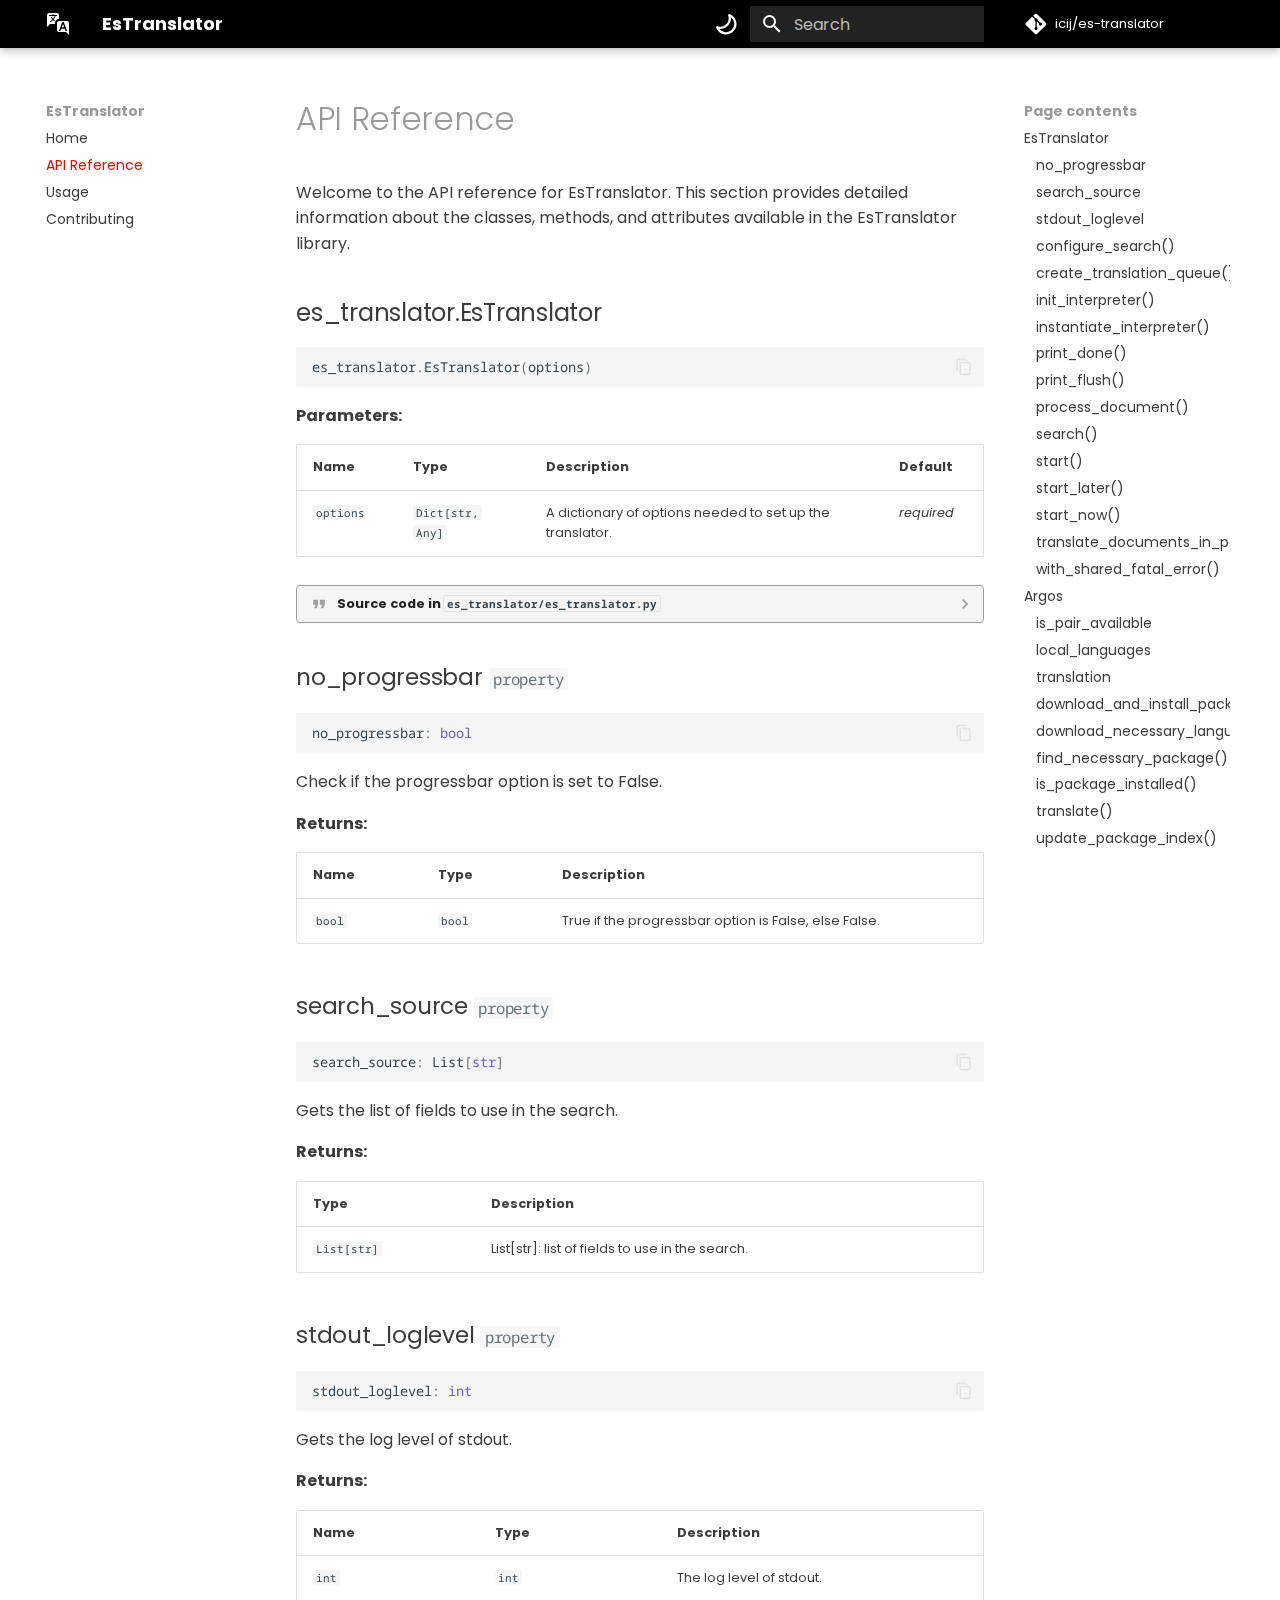
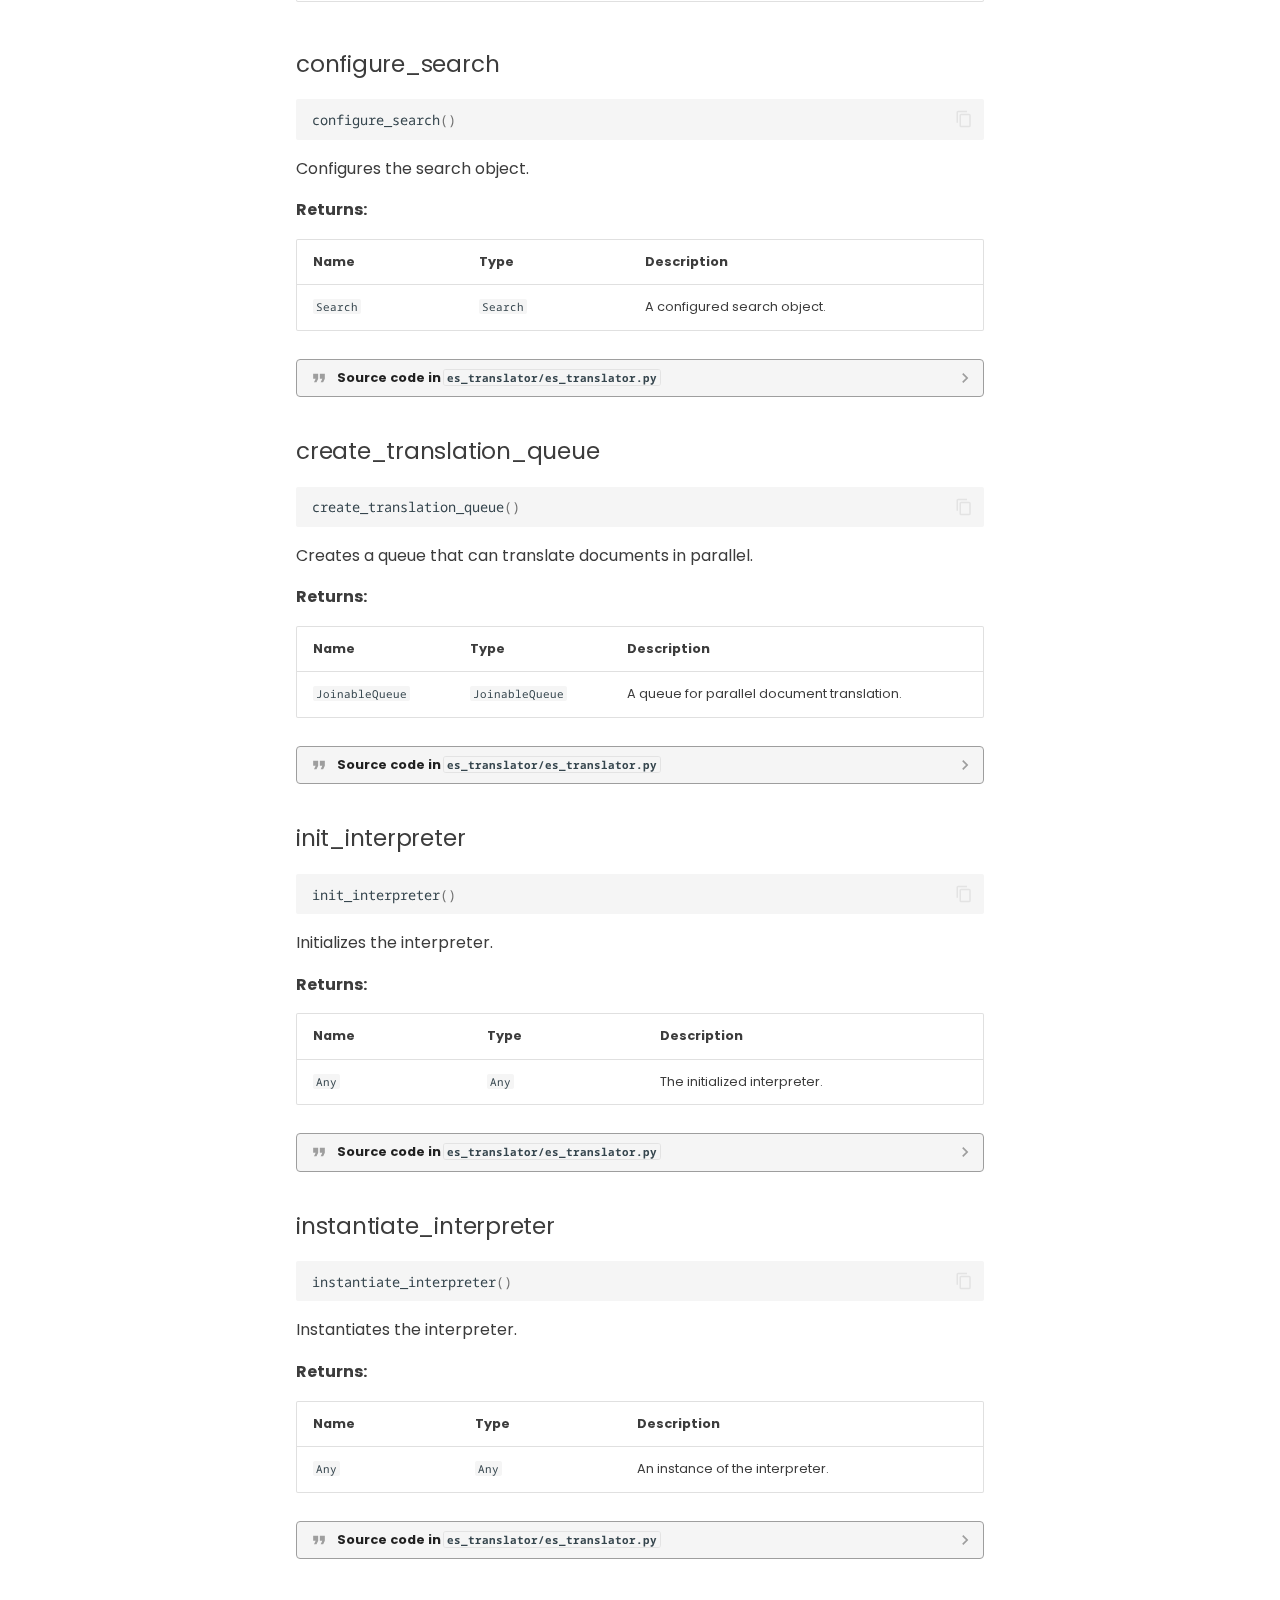
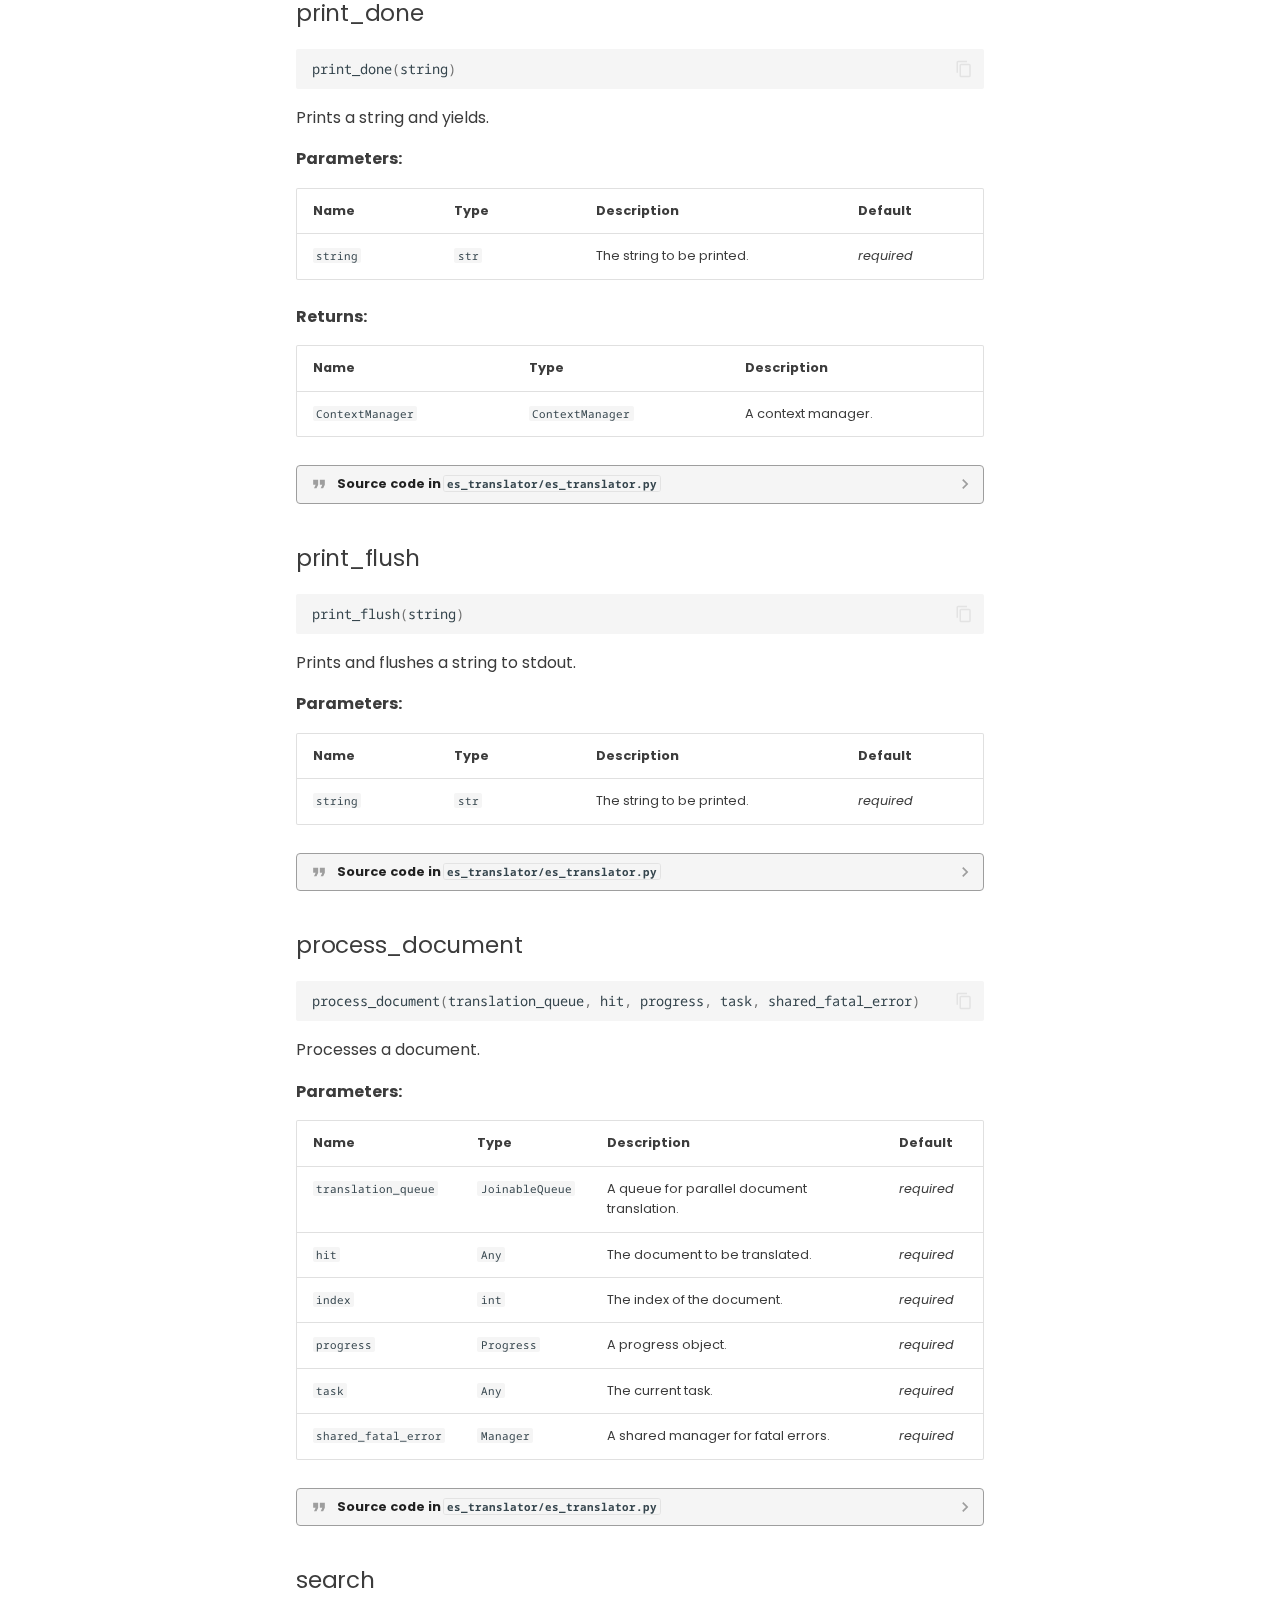
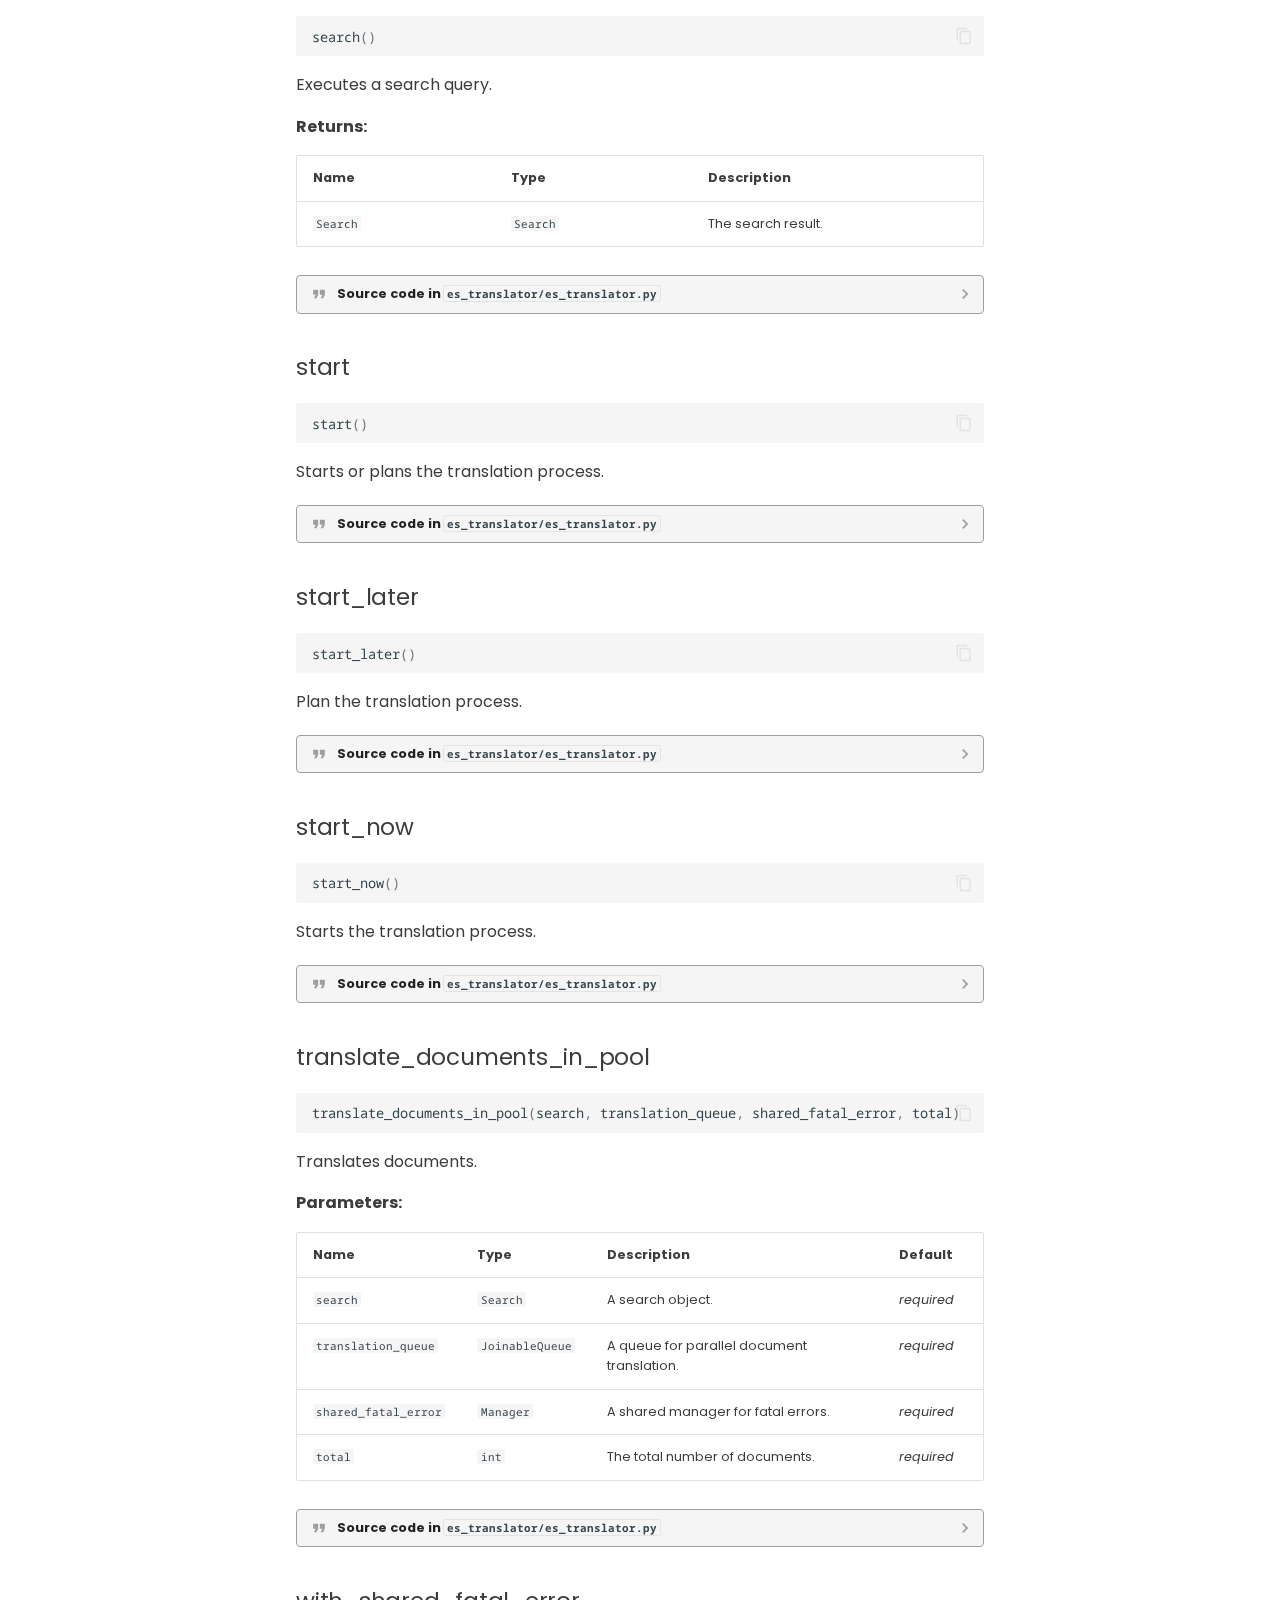
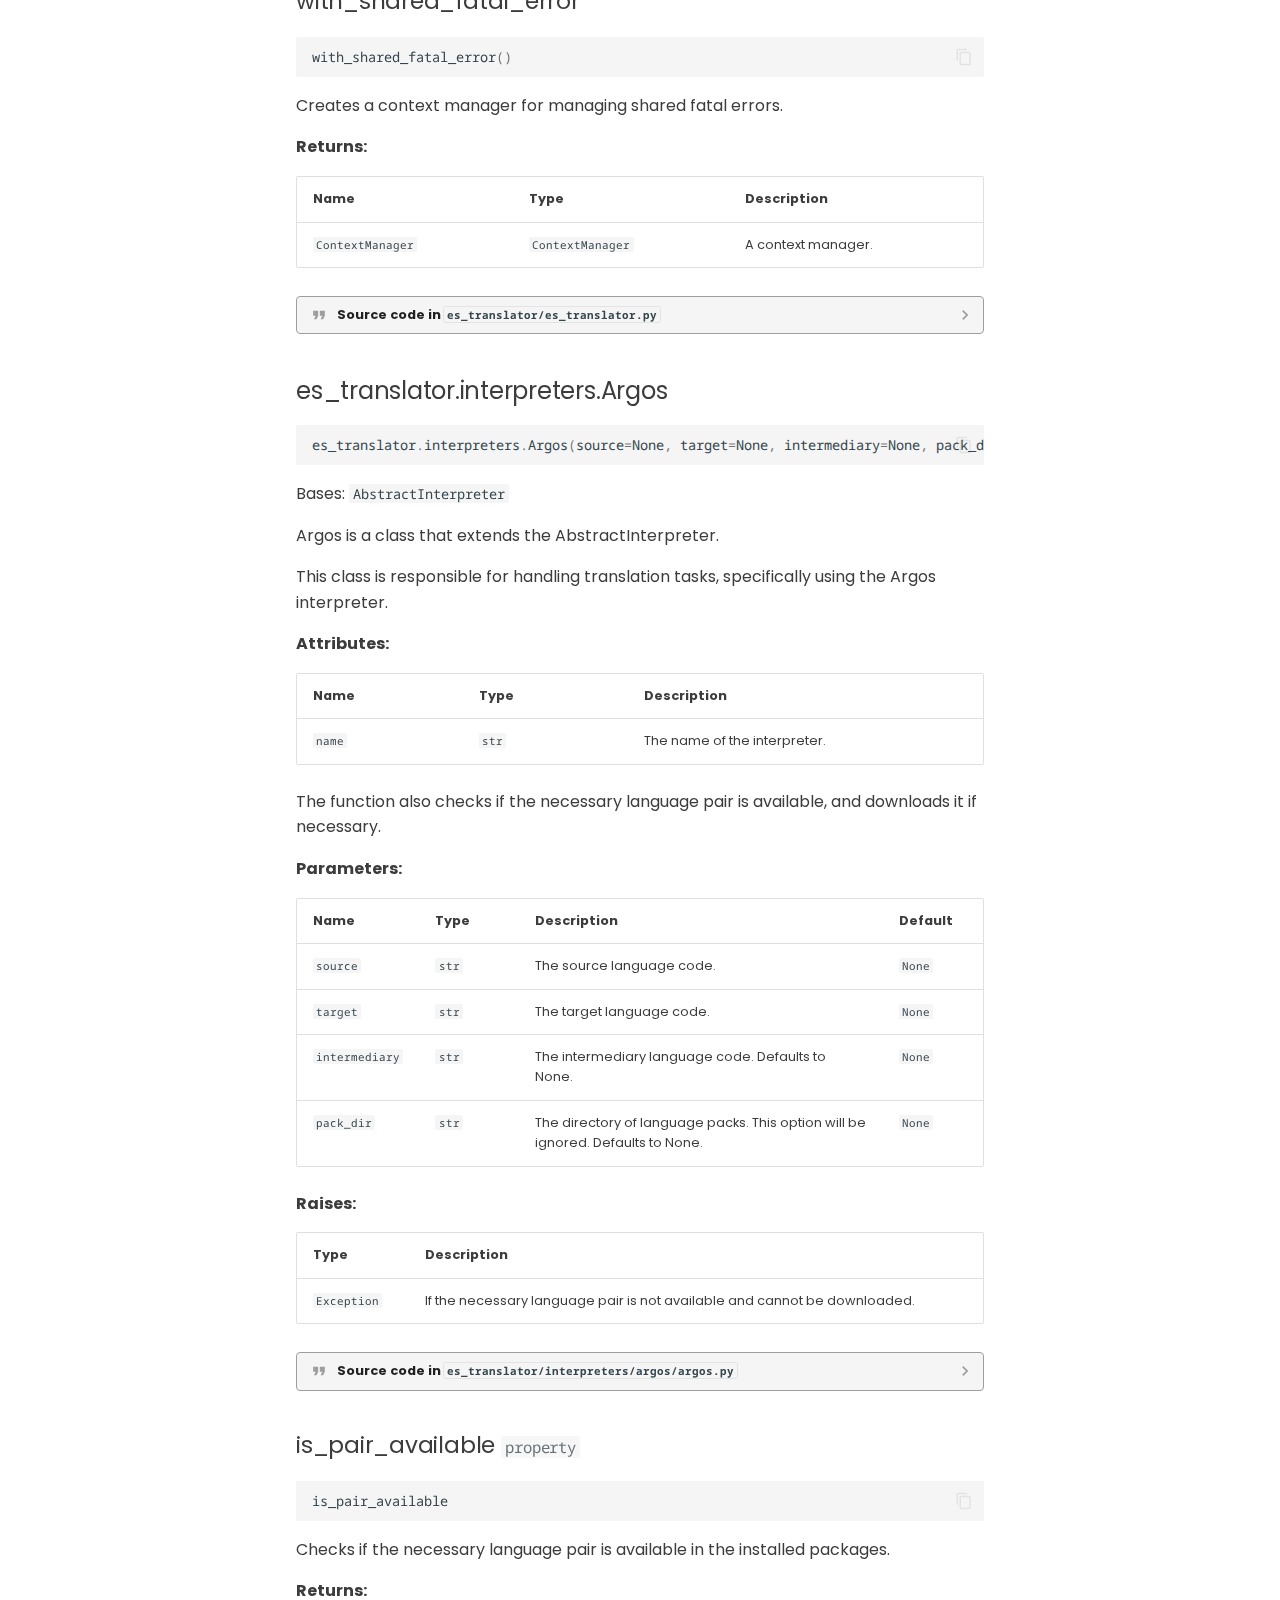
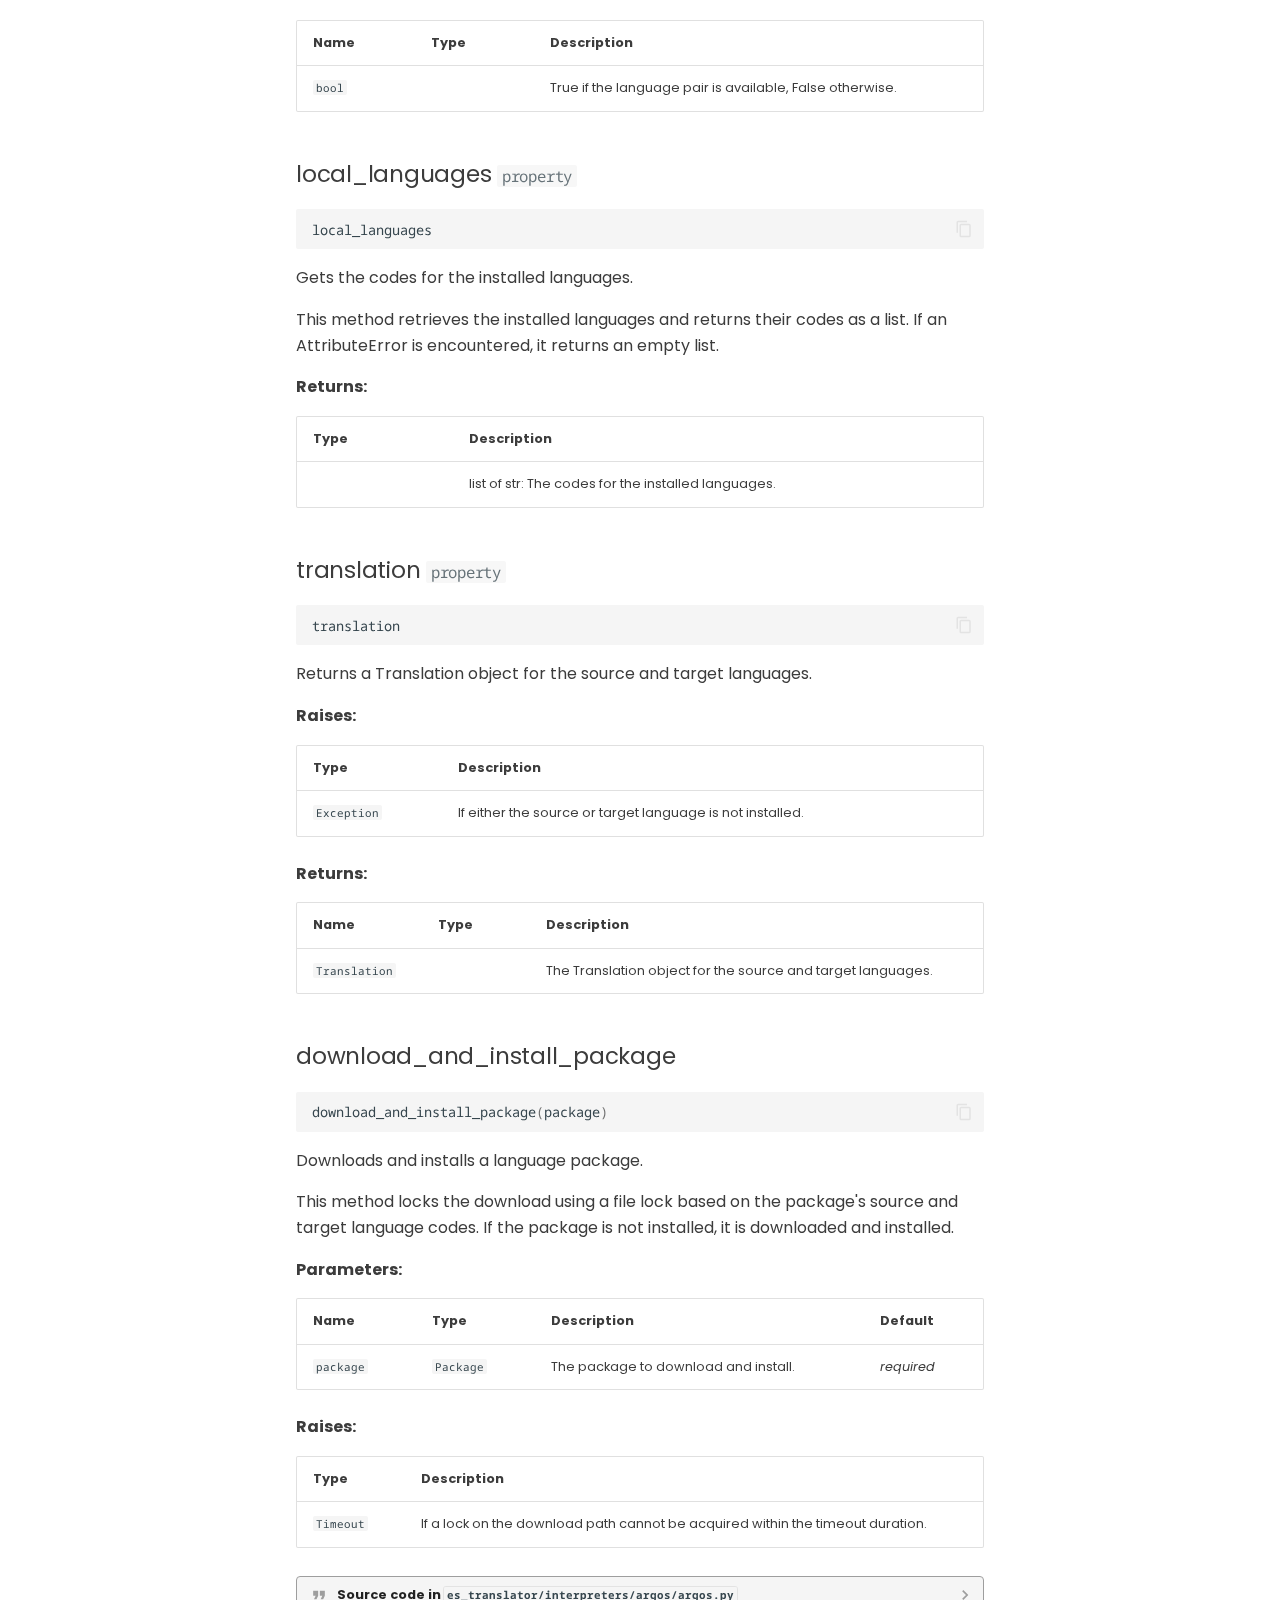
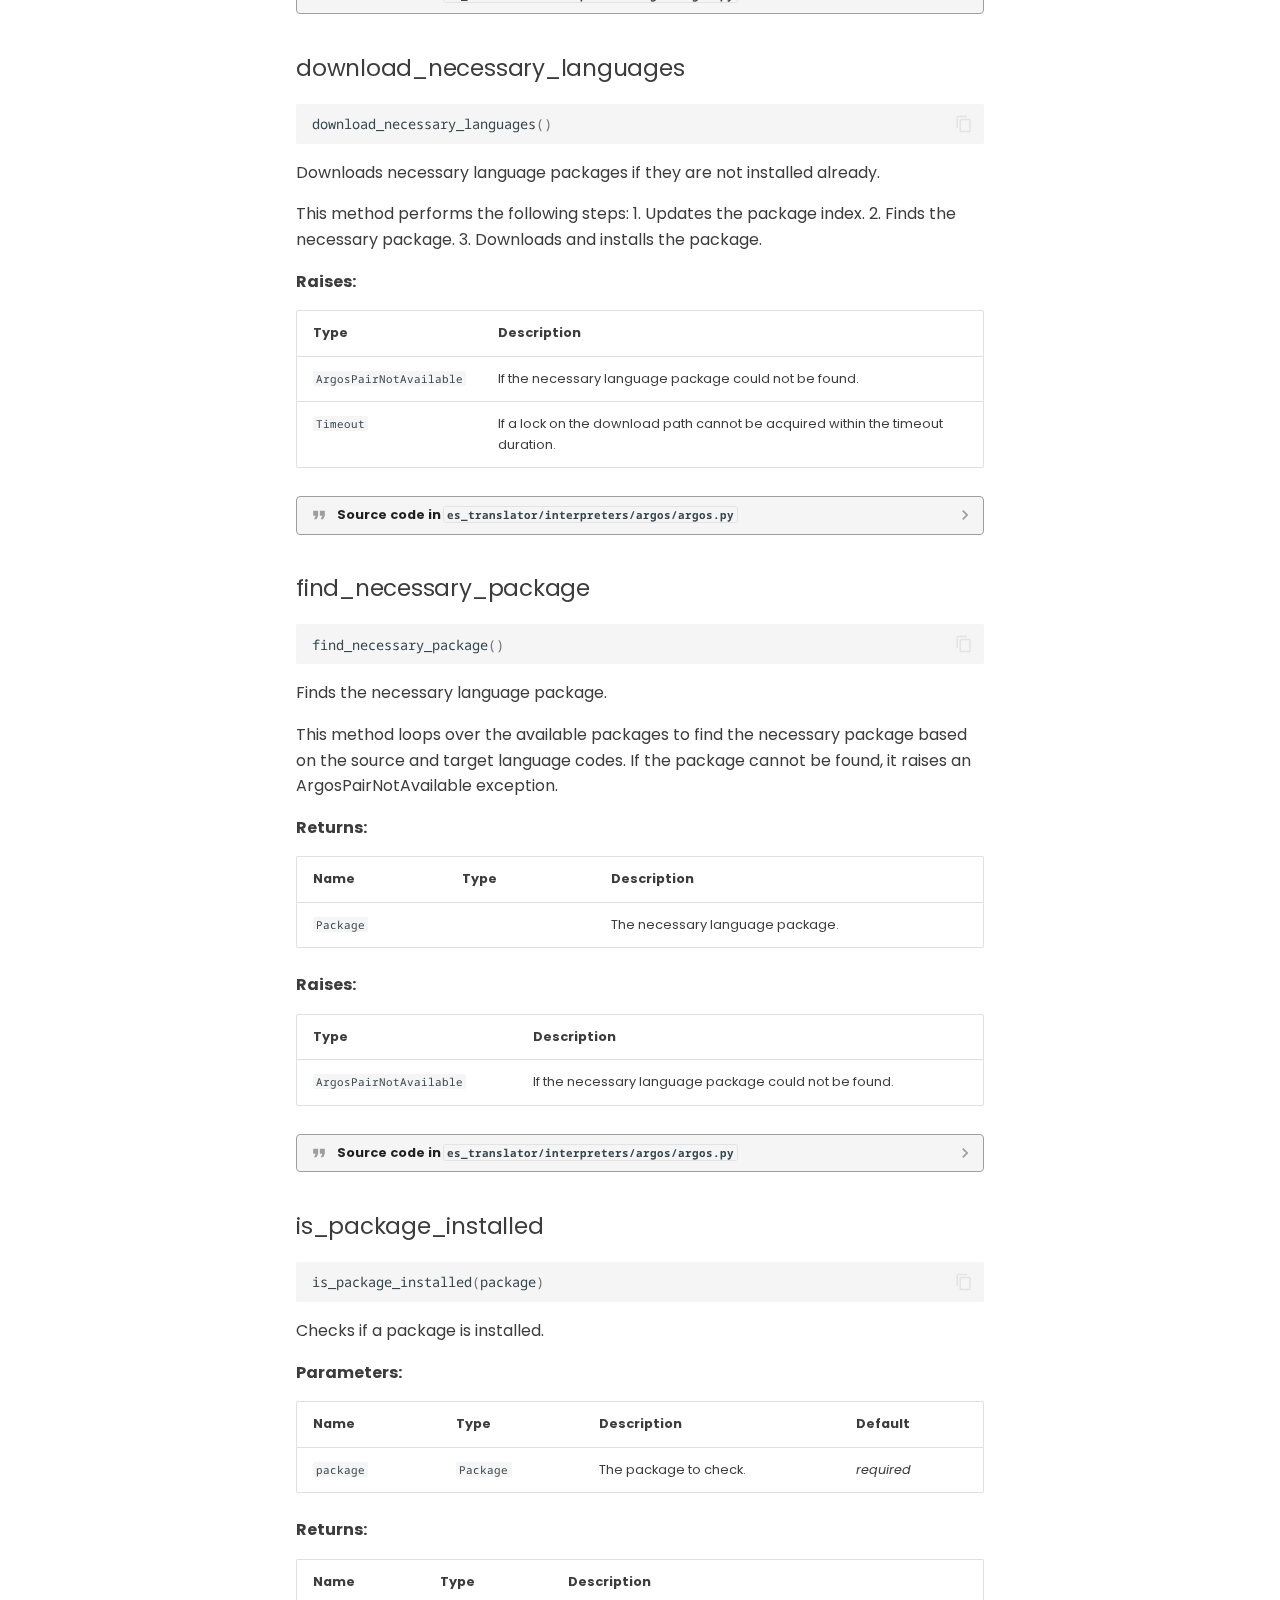
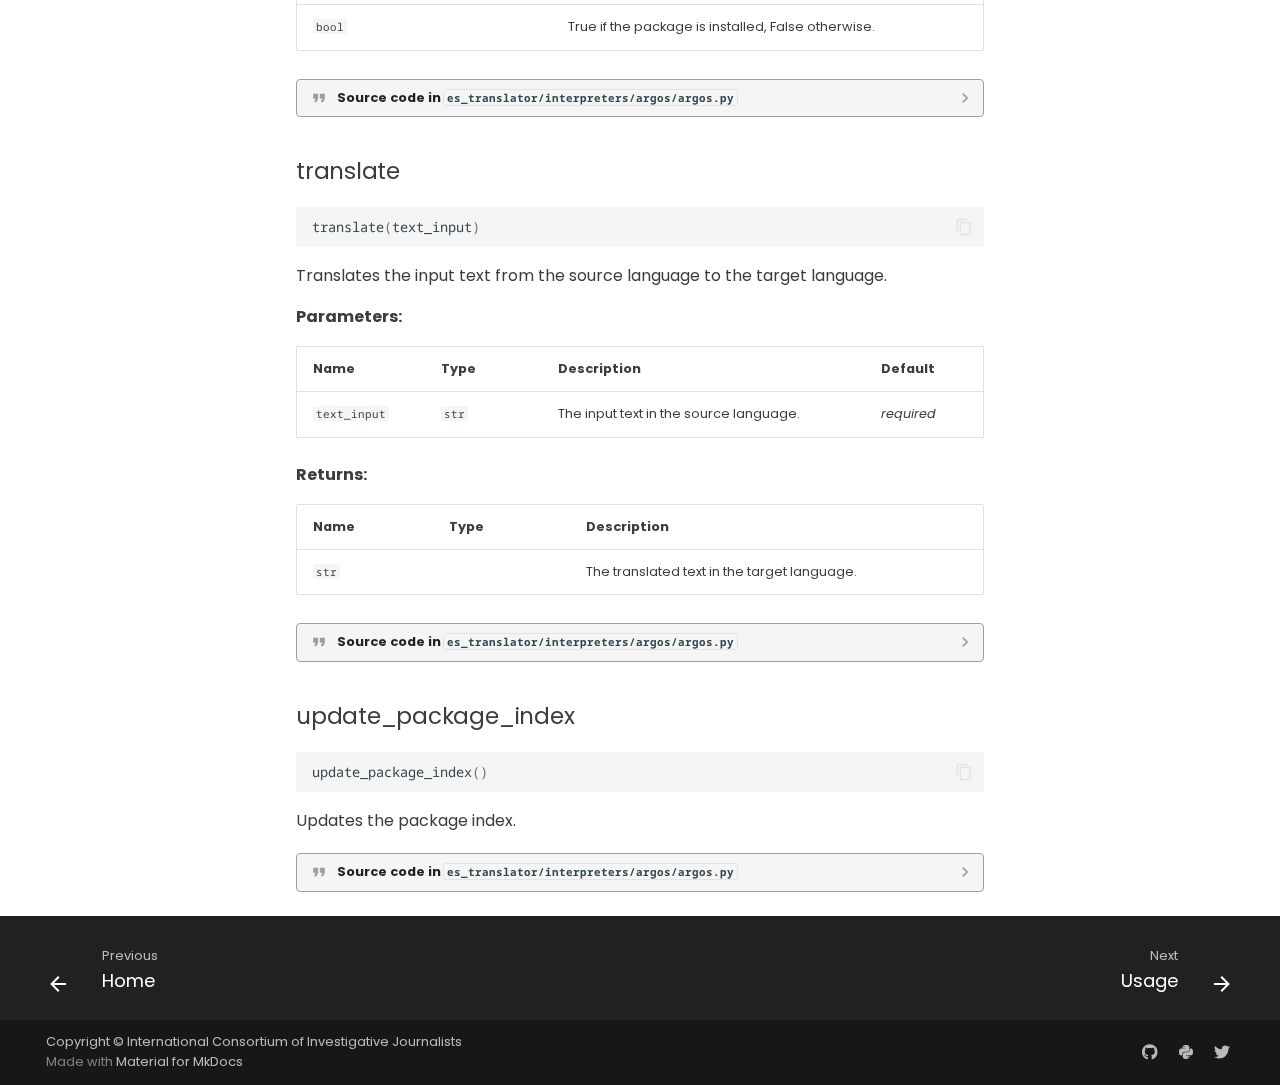
<file: api/index.html>
<!doctype html><html lang=en class=no-js> <head><meta charset=utf-8><meta name=viewport content="width=device-width,initial-scale=1"><meta name=description content="A lazy yet bulletproof machine translation tool for Elastichsearch."><link rel=prev href=..><link href=../usage/ rel=next><link rel=icon href=..><meta name=generator content="mkdocs-1.4.3, mkdocs-material-9.1.16"><title>API Reference - EsTranslator</title><link rel=stylesheet href=../assets/stylesheets/main.26e3688c.min.css><link rel=stylesheet href=../assets/stylesheets/palette.ecc896b0.min.css><link rel=preconnect href=https://fonts.gstatic.com crossorigin><link rel=stylesheet href="https://fonts.googleapis.com/css?family=Poppins:300,300i,400,400i,700,700i%7CNoto+Sans+Mono:400,400i,700,700i&display=fallback"><style>:root{--md-text-font:"Poppins";--md-code-font:"Noto Sans Mono"}</style><link rel=stylesheet href=../assets/_mkdocstrings.css><link rel=stylesheet href=../stylesheets/extra.css><script>__md_scope=new URL("..",location),__md_hash=e=>[...e].reduce((e,_)=>(e<<5)-e+_.charCodeAt(0),0),__md_get=(e,_=localStorage,t=__md_scope)=>JSON.parse(_.getItem(t.pathname+"."+e)),__md_set=(e,_,t=localStorage,a=__md_scope)=>{try{t.setItem(a.pathname+"."+e,JSON.stringify(_))}catch(e){}}</script><meta property=og:type content=website><meta property=og:title content="API Reference - EsTranslator"><meta property=og:description content="A lazy yet bulletproof machine translation tool for Elastichsearch."><meta property=og:image content=./assets/images/social/api.png><meta property=og:image:type content=image/png><meta property=og:image:width content=1200><meta property=og:image:height content=630><meta property=og:url content=None><meta name=twitter:card content=summary_large_image><meta name=twitter:title content="API Reference - EsTranslator"><meta name=twitter:description content="A lazy yet bulletproof machine translation tool for Elastichsearch."><meta name=twitter:image content=./assets/images/social/api.png></head> <body dir=ltr data-md-color-scheme=icij-light data-md-color-primary=indigo data-md-color-accent=indigo> <script>var palette=__md_get("__palette");if(palette&&"object"==typeof palette.color)for(var key of Object.keys(palette.color))document.body.setAttribute("data-md-color-"+key,palette.color[key])</script> <input class=md-toggle data-md-toggle=drawer type=checkbox id=__drawer autocomplete=off> <input class=md-toggle data-md-toggle=search type=checkbox id=__search autocomplete=off> <label class=md-overlay for=__drawer></label> <div data-md-component=skip> <a href=#api-reference class=md-skip> Skip to content </a> </div> <div data-md-component=announce> </div> <header class="md-header md-header--shadow" data-md-component=header> <nav class="md-header__inner md-grid" aria-label=Header> <a href=.. title=EsTranslator class="md-header__button md-logo" aria-label=EsTranslator data-md-component=logo> <svg xmlns=http://www.w3.org/2000/svg viewbox="0 0 24 24"><path d="M11 1H3c-1.1 0-2 .9-2 2v12l3-3h5v-1c0-2.2 1.79-4 4-4V3c0-1.1-.9-2-2-2m0 3H9.5c-.34 1.19-.96 2.3-1.82 3.26l-.02.02 1.26 1.25-.37 1.01L7 8l-2.5 2.5-.69-.73 2.53-2.49A8.58 8.58 0 0 1 4.86 5h.99c.31.6.69 1.17 1.15 1.68A7.69 7.69 0 0 0 8.57 4H3V3h3.5V2h1v1H11v1m10 5h-8c-1.1 0-2 .9-2 2v7c0 1.1.9 2 2 2h7l3 3V11c0-1.1-.9-2-2-2m-1.37 10-.85-2.25h-3.56L14.38 19h-1.5l3.37-9h1.5l3.38 9h-1.5M17 12l1.22 3.25h-2.43L17 12Z"/></svg> </a> <label class="md-header__button md-icon" for=__drawer> <svg xmlns=http://www.w3.org/2000/svg viewbox="0 0 24 24"><path d="M3 6h18v2H3V6m0 5h18v2H3v-2m0 5h18v2H3v-2Z"/></svg> </label> <div class=md-header__title data-md-component=header-title> <div class=md-header__ellipsis> <div class=md-header__topic> <span class=md-ellipsis> EsTranslator </span> </div> <div class=md-header__topic data-md-component=header-topic> <span class=md-ellipsis> API Reference </span> </div> </div> </div> <form class=md-header__option data-md-component=palette> <input class=md-option data-md-color-media="(prefers-color-scheme: light)" data-md-color-scheme=icij-light data-md-color-primary=indigo data-md-color-accent=indigo aria-label="Switch to dark theme" type=radio name=__palette id=__palette_1> <label class="md-header__button md-icon" title="Switch to dark theme" for=__palette_2 hidden> <svg xmlns=http://www.w3.org/2000/svg viewbox="0 0 16 16"><path d="M9.598 1.591a.749.749 0 0 1 .785-.175 7.001 7.001 0 1 1-8.967 8.967.75.75 0 0 1 .961-.96 5.5 5.5 0 0 0 7.046-7.046.75.75 0 0 1 .175-.786Zm1.616 1.945a7 7 0 0 1-7.678 7.678 5.499 5.499 0 1 0 7.678-7.678Z"/></svg> </label> <input class=md-option data-md-color-media="(prefers-color-scheme: dark)" data-md-color-scheme=icij-dark data-md-color-primary=indigo data-md-color-accent=indigo aria-label="Switch to light theme" type=radio name=__palette id=__palette_2> <label class="md-header__button md-icon" title="Switch to light theme" for=__palette_1 hidden> <svg xmlns=http://www.w3.org/2000/svg viewbox="0 0 16 16"><path d="M8 12a4 4 0 1 1 0-8 4 4 0 0 1 0 8Zm0-1.5a2.5 2.5 0 1 0 0-5 2.5 2.5 0 0 0 0 5Zm5.657-8.157a.75.75 0 0 1 0 1.061l-1.061 1.06a.749.749 0 0 1-1.275-.326.749.749 0 0 1 .215-.734l1.06-1.06a.75.75 0 0 1 1.06 0Zm-9.193 9.193a.75.75 0 0 1 0 1.06l-1.06 1.061a.75.75 0 1 1-1.061-1.06l1.06-1.061a.75.75 0 0 1 1.061 0ZM8 0a.75.75 0 0 1 .75.75v1.5a.75.75 0 0 1-1.5 0V.75A.75.75 0 0 1 8 0ZM3 8a.75.75 0 0 1-.75.75H.75a.75.75 0 0 1 0-1.5h1.5A.75.75 0 0 1 3 8Zm13 0a.75.75 0 0 1-.75.75h-1.5a.75.75 0 0 1 0-1.5h1.5A.75.75 0 0 1 16 8Zm-8 5a.75.75 0 0 1 .75.75v1.5a.75.75 0 0 1-1.5 0v-1.5A.75.75 0 0 1 8 13Zm3.536-1.464a.75.75 0 0 1 1.06 0l1.061 1.06a.75.75 0 0 1-1.06 1.061l-1.061-1.06a.75.75 0 0 1 0-1.061ZM2.343 2.343a.75.75 0 0 1 1.061 0l1.06 1.061a.751.751 0 0 1-.018 1.042.751.751 0 0 1-1.042.018l-1.06-1.06a.75.75 0 0 1 0-1.06Z"/></svg> </label> </form> <label class="md-header__button md-icon" for=__search> <svg xmlns=http://www.w3.org/2000/svg viewbox="0 0 24 24"><path d="M9.5 3A6.5 6.5 0 0 1 16 9.5c0 1.61-.59 3.09-1.56 4.23l.27.27h.79l5 5-1.5 1.5-5-5v-.79l-.27-.27A6.516 6.516 0 0 1 9.5 16 6.5 6.5 0 0 1 3 9.5 6.5 6.5 0 0 1 9.5 3m0 2C7 5 5 7 5 9.5S7 14 9.5 14 14 12 14 9.5 12 5 9.5 5Z"/></svg> </label> <div class=md-search data-md-component=search role=dialog> <label class=md-search__overlay for=__search></label> <div class=md-search__inner role=search> <form class=md-search__form name=search> <input type=text class=md-search__input name=query aria-label=Search placeholder=Search autocapitalize=off autocorrect=off autocomplete=off spellcheck=false data-md-component=search-query required> <label class="md-search__icon md-icon" for=__search> <svg xmlns=http://www.w3.org/2000/svg viewbox="0 0 24 24"><path d="M9.5 3A6.5 6.5 0 0 1 16 9.5c0 1.61-.59 3.09-1.56 4.23l.27.27h.79l5 5-1.5 1.5-5-5v-.79l-.27-.27A6.516 6.516 0 0 1 9.5 16 6.5 6.5 0 0 1 3 9.5 6.5 6.5 0 0 1 9.5 3m0 2C7 5 5 7 5 9.5S7 14 9.5 14 14 12 14 9.5 12 5 9.5 5Z"/></svg> <svg xmlns=http://www.w3.org/2000/svg viewbox="0 0 24 24"><path d="M20 11v2H8l5.5 5.5-1.42 1.42L4.16 12l7.92-7.92L13.5 5.5 8 11h12Z"/></svg> </label> <nav class=md-search__options aria-label=Search> <a href=javascript:void(0) class="md-search__icon md-icon" title=Share aria-label=Share data-clipboard data-clipboard-text data-md-component=search-share tabindex=-1> <svg xmlns=http://www.w3.org/2000/svg viewbox="0 0 24 24"><path d="M18 16.08c-.76 0-1.44.3-1.96.77L8.91 12.7c.05-.23.09-.46.09-.7 0-.24-.04-.47-.09-.7l7.05-4.11c.54.5 1.25.81 2.04.81a3 3 0 0 0 3-3 3 3 0 0 0-3-3 3 3 0 0 0-3 3c0 .24.04.47.09.7L8.04 9.81C7.5 9.31 6.79 9 6 9a3 3 0 0 0-3 3 3 3 0 0 0 3 3c.79 0 1.5-.31 2.04-.81l7.12 4.15c-.05.21-.08.43-.08.66 0 1.61 1.31 2.91 2.92 2.91 1.61 0 2.92-1.3 2.92-2.91A2.92 2.92 0 0 0 18 16.08Z"/></svg> </a> <button type=reset class="md-search__icon md-icon" title=Clear aria-label=Clear tabindex=-1> <svg xmlns=http://www.w3.org/2000/svg viewbox="0 0 24 24"><path d="M19 6.41 17.59 5 12 10.59 6.41 5 5 6.41 10.59 12 5 17.59 6.41 19 12 13.41 17.59 19 19 17.59 13.41 12 19 6.41Z"/></svg> </button> </nav> <div class=md-search__suggest data-md-component=search-suggest></div> </form> <div class=md-search__output> <div class=md-search__scrollwrap data-md-scrollfix> <div class=md-search-result data-md-component=search-result> <div class=md-search-result__meta> Initializing search </div> <ol class=md-search-result__list role=presentation></ol> </div> </div> </div> </div> </div> <div class=md-header__source> <a href=https://github.com/icij/es-translator title="Go to repository" class=md-source data-md-component=source> <div class="md-source__icon md-icon"> <svg xmlns=http://www.w3.org/2000/svg viewbox="0 0 448 512"><!-- Font Awesome Free 6.4.0 by @fontawesome - https://fontawesome.com License - https://fontawesome.com/license/free (Icons: CC BY 4.0, Fonts: SIL OFL 1.1, Code: MIT License) Copyright 2023 Fonticons, Inc.--><path d="M439.55 236.05 244 40.45a28.87 28.87 0 0 0-40.81 0l-40.66 40.63 51.52 51.52c27.06-9.14 52.68 16.77 43.39 43.68l49.66 49.66c34.23-11.8 61.18 31 35.47 56.69-26.49 26.49-70.21-2.87-56-37.34L240.22 199v121.85c25.3 12.54 22.26 41.85 9.08 55a34.34 34.34 0 0 1-48.55 0c-17.57-17.6-11.07-46.91 11.25-56v-123c-20.8-8.51-24.6-30.74-18.64-45L142.57 101 8.45 235.14a28.86 28.86 0 0 0 0 40.81l195.61 195.6a28.86 28.86 0 0 0 40.8 0l194.69-194.69a28.86 28.86 0 0 0 0-40.81z"/></svg> </div> <div class=md-source__repository> icij/es-translator </div> </a> </div> </nav> </header> <div class=md-container data-md-component=container> <main class=md-main data-md-component=main> <div class="md-main__inner md-grid"> <div class="md-sidebar md-sidebar--primary" data-md-component=sidebar data-md-type=navigation> <div class=md-sidebar__scrollwrap> <div class=md-sidebar__inner> <nav class="md-nav md-nav--primary" aria-label=Navigation data-md-level=0> <label class=md-nav__title for=__drawer> <a href=.. title=EsTranslator class="md-nav__button md-logo" aria-label=EsTranslator data-md-component=logo> <svg xmlns=http://www.w3.org/2000/svg viewbox="0 0 24 24"><path d="M11 1H3c-1.1 0-2 .9-2 2v12l3-3h5v-1c0-2.2 1.79-4 4-4V3c0-1.1-.9-2-2-2m0 3H9.5c-.34 1.19-.96 2.3-1.82 3.26l-.02.02 1.26 1.25-.37 1.01L7 8l-2.5 2.5-.69-.73 2.53-2.49A8.58 8.58 0 0 1 4.86 5h.99c.31.6.69 1.17 1.15 1.68A7.69 7.69 0 0 0 8.57 4H3V3h3.5V2h1v1H11v1m10 5h-8c-1.1 0-2 .9-2 2v7c0 1.1.9 2 2 2h7l3 3V11c0-1.1-.9-2-2-2m-1.37 10-.85-2.25h-3.56L14.38 19h-1.5l3.37-9h1.5l3.38 9h-1.5M17 12l1.22 3.25h-2.43L17 12Z"/></svg> </a> EsTranslator </label> <div class=md-nav__source> <a href=https://github.com/icij/es-translator title="Go to repository" class=md-source data-md-component=source> <div class="md-source__icon md-icon"> <svg xmlns=http://www.w3.org/2000/svg viewbox="0 0 448 512"><!-- Font Awesome Free 6.4.0 by @fontawesome - https://fontawesome.com License - https://fontawesome.com/license/free (Icons: CC BY 4.0, Fonts: SIL OFL 1.1, Code: MIT License) Copyright 2023 Fonticons, Inc.--><path d="M439.55 236.05 244 40.45a28.87 28.87 0 0 0-40.81 0l-40.66 40.63 51.52 51.52c27.06-9.14 52.68 16.77 43.39 43.68l49.66 49.66c34.23-11.8 61.18 31 35.47 56.69-26.49 26.49-70.21-2.87-56-37.34L240.22 199v121.85c25.3 12.54 22.26 41.85 9.08 55a34.34 34.34 0 0 1-48.55 0c-17.57-17.6-11.07-46.91 11.25-56v-123c-20.8-8.51-24.6-30.74-18.64-45L142.57 101 8.45 235.14a28.86 28.86 0 0 0 0 40.81l195.61 195.6a28.86 28.86 0 0 0 40.8 0l194.69-194.69a28.86 28.86 0 0 0 0-40.81z"/></svg> </div> <div class=md-source__repository> icij/es-translator </div> </a> </div> <ul class=md-nav__list data-md-scrollfix> <li class=md-nav__item> <a href=.. class=md-nav__link> Home </a> </li> <li class="md-nav__item md-nav__item--active"> <input class="md-nav__toggle md-toggle" type=checkbox id=__toc> <label class="md-nav__link md-nav__link--active" for=__toc> API Reference <span class="md-nav__icon md-icon"></span> </label> <a href=./ class="md-nav__link md-nav__link--active"> API Reference </a> <nav class="md-nav md-nav--secondary" aria-label="Page contents"> <label class=md-nav__title for=__toc> <span class="md-nav__icon md-icon"></span> Page contents </label> <ul class=md-nav__list data-md-component=toc data-md-scrollfix> <li class=md-nav__item> <a href=#es_translator.EsTranslator class=md-nav__link> EsTranslator </a> <nav class=md-nav aria-label=EsTranslator> <ul class=md-nav__list> <li class=md-nav__item> <a href=#es_translator.es_translator.EsTranslator.no_progressbar class=md-nav__link> no_progressbar </a> </li> <li class=md-nav__item> <a href=#es_translator.es_translator.EsTranslator.search_source class=md-nav__link> search_source </a> </li> <li class=md-nav__item> <a href=#es_translator.es_translator.EsTranslator.stdout_loglevel class=md-nav__link> stdout_loglevel </a> </li> <li class=md-nav__item> <a href=#es_translator.es_translator.EsTranslator.configure_search class=md-nav__link> configure_search() </a> </li> <li class=md-nav__item> <a href=#es_translator.es_translator.EsTranslator.create_translation_queue class=md-nav__link> create_translation_queue() </a> </li> <li class=md-nav__item> <a href=#es_translator.es_translator.EsTranslator.init_interpreter class=md-nav__link> init_interpreter() </a> </li> <li class=md-nav__item> <a href=#es_translator.es_translator.EsTranslator.instantiate_interpreter class=md-nav__link> instantiate_interpreter() </a> </li> <li class=md-nav__item> <a href=#es_translator.es_translator.EsTranslator.print_done class=md-nav__link> print_done() </a> </li> <li class=md-nav__item> <a href=#es_translator.es_translator.EsTranslator.print_flush class=md-nav__link> print_flush() </a> </li> <li class=md-nav__item> <a href=#es_translator.es_translator.EsTranslator.process_document class=md-nav__link> process_document() </a> </li> <li class=md-nav__item> <a href=#es_translator.es_translator.EsTranslator.search class=md-nav__link> search() </a> </li> <li class=md-nav__item> <a href=#es_translator.es_translator.EsTranslator.start class=md-nav__link> start() </a> </li> <li class=md-nav__item> <a href=#es_translator.es_translator.EsTranslator.start_later class=md-nav__link> start_later() </a> </li> <li class=md-nav__item> <a href=#es_translator.es_translator.EsTranslator.start_now class=md-nav__link> start_now() </a> </li> <li class=md-nav__item> <a href=#es_translator.es_translator.EsTranslator.translate_documents_in_pool class=md-nav__link> translate_documents_in_pool() </a> </li> <li class=md-nav__item> <a href=#es_translator.es_translator.EsTranslator.with_shared_fatal_error class=md-nav__link> with_shared_fatal_error() </a> </li> </ul> </nav> </li> <li class=md-nav__item> <a href=#es_translator.interpreters.Argos class=md-nav__link> Argos </a> <nav class=md-nav aria-label=Argos> <ul class=md-nav__list> <li class=md-nav__item> <a href=#es_translator.interpreters.argos.argos.Argos.is_pair_available class=md-nav__link> is_pair_available </a> </li> <li class=md-nav__item> <a href=#es_translator.interpreters.argos.argos.Argos.local_languages class=md-nav__link> local_languages </a> </li> <li class=md-nav__item> <a href=#es_translator.interpreters.argos.argos.Argos.translation class=md-nav__link> translation </a> </li> <li class=md-nav__item> <a href=#es_translator.interpreters.argos.argos.Argos.download_and_install_package class=md-nav__link> download_and_install_package() </a> </li> <li class=md-nav__item> <a href=#es_translator.interpreters.argos.argos.Argos.download_necessary_languages class=md-nav__link> download_necessary_languages() </a> </li> <li class=md-nav__item> <a href=#es_translator.interpreters.argos.argos.Argos.find_necessary_package class=md-nav__link> find_necessary_package() </a> </li> <li class=md-nav__item> <a href=#es_translator.interpreters.argos.argos.Argos.is_package_installed class=md-nav__link> is_package_installed() </a> </li> <li class=md-nav__item> <a href=#es_translator.interpreters.argos.argos.Argos.translate class=md-nav__link> translate() </a> </li> <li class=md-nav__item> <a href=#es_translator.interpreters.argos.argos.Argos.update_package_index class=md-nav__link> update_package_index() </a> </li> </ul> </nav> </li> </ul> </nav> </li> <li class=md-nav__item> <a href=../usage/ class=md-nav__link> Usage </a> </li> <li class=md-nav__item> <a href=../contributing/ class=md-nav__link> Contributing </a> </li> </ul> </nav> </div> </div> </div> <div class="md-sidebar md-sidebar--secondary" data-md-component=sidebar data-md-type=toc> <div class=md-sidebar__scrollwrap> <div class=md-sidebar__inner> <nav class="md-nav md-nav--secondary" aria-label="Page contents"> <label class=md-nav__title for=__toc> <span class="md-nav__icon md-icon"></span> Page contents </label> <ul class=md-nav__list data-md-component=toc data-md-scrollfix> <li class=md-nav__item> <a href=#es_translator.EsTranslator class=md-nav__link> EsTranslator </a> <nav class=md-nav aria-label=EsTranslator> <ul class=md-nav__list> <li class=md-nav__item> <a href=#es_translator.es_translator.EsTranslator.no_progressbar class=md-nav__link> no_progressbar </a> </li> <li class=md-nav__item> <a href=#es_translator.es_translator.EsTranslator.search_source class=md-nav__link> search_source </a> </li> <li class=md-nav__item> <a href=#es_translator.es_translator.EsTranslator.stdout_loglevel class=md-nav__link> stdout_loglevel </a> </li> <li class=md-nav__item> <a href=#es_translator.es_translator.EsTranslator.configure_search class=md-nav__link> configure_search() </a> </li> <li class=md-nav__item> <a href=#es_translator.es_translator.EsTranslator.create_translation_queue class=md-nav__link> create_translation_queue() </a> </li> <li class=md-nav__item> <a href=#es_translator.es_translator.EsTranslator.init_interpreter class=md-nav__link> init_interpreter() </a> </li> <li class=md-nav__item> <a href=#es_translator.es_translator.EsTranslator.instantiate_interpreter class=md-nav__link> instantiate_interpreter() </a> </li> <li class=md-nav__item> <a href=#es_translator.es_translator.EsTranslator.print_done class=md-nav__link> print_done() </a> </li> <li class=md-nav__item> <a href=#es_translator.es_translator.EsTranslator.print_flush class=md-nav__link> print_flush() </a> </li> <li class=md-nav__item> <a href=#es_translator.es_translator.EsTranslator.process_document class=md-nav__link> process_document() </a> </li> <li class=md-nav__item> <a href=#es_translator.es_translator.EsTranslator.search class=md-nav__link> search() </a> </li> <li class=md-nav__item> <a href=#es_translator.es_translator.EsTranslator.start class=md-nav__link> start() </a> </li> <li class=md-nav__item> <a href=#es_translator.es_translator.EsTranslator.start_later class=md-nav__link> start_later() </a> </li> <li class=md-nav__item> <a href=#es_translator.es_translator.EsTranslator.start_now class=md-nav__link> start_now() </a> </li> <li class=md-nav__item> <a href=#es_translator.es_translator.EsTranslator.translate_documents_in_pool class=md-nav__link> translate_documents_in_pool() </a> </li> <li class=md-nav__item> <a href=#es_translator.es_translator.EsTranslator.with_shared_fatal_error class=md-nav__link> with_shared_fatal_error() </a> </li> </ul> </nav> </li> <li class=md-nav__item> <a href=#es_translator.interpreters.Argos class=md-nav__link> Argos </a> <nav class=md-nav aria-label=Argos> <ul class=md-nav__list> <li class=md-nav__item> <a href=#es_translator.interpreters.argos.argos.Argos.is_pair_available class=md-nav__link> is_pair_available </a> </li> <li class=md-nav__item> <a href=#es_translator.interpreters.argos.argos.Argos.local_languages class=md-nav__link> local_languages </a> </li> <li class=md-nav__item> <a href=#es_translator.interpreters.argos.argos.Argos.translation class=md-nav__link> translation </a> </li> <li class=md-nav__item> <a href=#es_translator.interpreters.argos.argos.Argos.download_and_install_package class=md-nav__link> download_and_install_package() </a> </li> <li class=md-nav__item> <a href=#es_translator.interpreters.argos.argos.Argos.download_necessary_languages class=md-nav__link> download_necessary_languages() </a> </li> <li class=md-nav__item> <a href=#es_translator.interpreters.argos.argos.Argos.find_necessary_package class=md-nav__link> find_necessary_package() </a> </li> <li class=md-nav__item> <a href=#es_translator.interpreters.argos.argos.Argos.is_package_installed class=md-nav__link> is_package_installed() </a> </li> <li class=md-nav__item> <a href=#es_translator.interpreters.argos.argos.Argos.translate class=md-nav__link> translate() </a> </li> <li class=md-nav__item> <a href=#es_translator.interpreters.argos.argos.Argos.update_package_index class=md-nav__link> update_package_index() </a> </li> </ul> </nav> </li> </ul> </nav> </div> </div> </div> <div class=md-content data-md-component=content> <article class="md-content__inner md-typeset"> <h1 id=api-reference>API Reference<a class=headerlink href=#api-reference title="Permanent link">&para;</a></h1> <p>Welcome to the API reference for EsTranslator. This section provides detailed information about the classes, methods, and attributes available in the EsTranslator library.</p> <div class="doc doc-object doc-class"> <h2 id=es_translator.EsTranslator class="doc doc-heading"> <span class="doc doc-object-name doc-class-name">es_translator.EsTranslator</span> <a href=#es_translator.EsTranslator class=headerlink title="Permanent link">&para;</a></h2> <div class=highlight><pre><span></span><code><span class=n>es_translator</span><span class=o>.</span><span class=n>EsTranslator</span><span class=p>(</span><span class=n>options</span><span class=p>)</span>
</code></pre></div> <div class="doc doc-contents first"> <p><strong>Parameters:</strong></p> <table> <thead> <tr> <th>Name</th> <th>Type</th> <th>Description</th> <th>Default</th> </tr> </thead> <tbody> <tr> <td><code>options</code></td> <td> <code><span title="typing.Dict">Dict</span>[str, <span title="typing.Any">Any</span>]</code> </td> <td> <div class=doc-md-description> <p>A dictionary of options needed to set up the translator.</p> </div> </td> <td> <em>required</em> </td> </tr> </tbody> </table> <details class=quote> <summary>Source code in <code>es_translator/es_translator.py</code></summary> <div class=highlight><table class=highlighttable><tr><td class=linenos><div class=linenodiv><pre><span></span><span class=normal>23</span>
<span class=normal>24</span>
<span class=normal>25</span>
<span class=normal>26</span>
<span class=normal>27</span>
<span class=normal>28</span>
<span class=normal>29</span>
<span class=normal>30</span>
<span class=normal>31</span>
<span class=normal>32</span>
<span class=normal>33</span>
<span class=normal>34</span>
<span class=normal>35</span>
<span class=normal>36</span>
<span class=normal>37</span>
<span class=normal>38</span>
<span class=normal>39</span>
<span class=normal>40</span>
<span class=normal>41</span>
<span class=normal>42</span>
<span class=normal>43</span>
<span class=normal>44</span>
<span class=normal>45</span>
<span class=normal>46</span></pre></div></td><td class=code><div><pre><span></span><code><span class=k>def</span> <span class=fm>__init__</span><span class=p>(</span><span class=bp>self</span><span class=p>,</span> <span class=n>options</span><span class=p>:</span> <span class=n>Dict</span><span class=p>[</span><span class=nb>str</span><span class=p>,</span> <span class=n>Any</span><span class=p>]):</span>
<span class=w>    </span><span class=sd>&quot;&quot;&quot;Initialize the Elasticsearch translator.</span>

<span class=sd>    Args:</span>
<span class=sd>        options (Dict[str, Any]): A dictionary of options needed to set up the translator.</span>
<span class=sd>    &quot;&quot;&quot;</span>
    <span class=bp>self</span><span class=o>.</span><span class=n>url</span> <span class=o>=</span> <span class=n>options</span><span class=p>[</span><span class=s1>&#39;url&#39;</span><span class=p>]</span>
    <span class=bp>self</span><span class=o>.</span><span class=n>index</span> <span class=o>=</span> <span class=n>options</span><span class=p>[</span><span class=s1>&#39;index&#39;</span><span class=p>]</span>
    <span class=bp>self</span><span class=o>.</span><span class=n>source_language</span> <span class=o>=</span> <span class=n>options</span><span class=p>[</span><span class=s1>&#39;source_language&#39;</span><span class=p>]</span>
    <span class=bp>self</span><span class=o>.</span><span class=n>target_language</span> <span class=o>=</span> <span class=n>options</span><span class=p>[</span><span class=s1>&#39;target_language&#39;</span><span class=p>]</span>
    <span class=bp>self</span><span class=o>.</span><span class=n>intermediary_language</span> <span class=o>=</span> <span class=n>options</span><span class=p>[</span><span class=s1>&#39;intermediary_language&#39;</span><span class=p>]</span>
    <span class=bp>self</span><span class=o>.</span><span class=n>source_field</span> <span class=o>=</span> <span class=n>options</span><span class=p>[</span><span class=s1>&#39;source_field&#39;</span><span class=p>]</span>
    <span class=bp>self</span><span class=o>.</span><span class=n>target_field</span> <span class=o>=</span> <span class=n>options</span><span class=p>[</span><span class=s1>&#39;target_field&#39;</span><span class=p>]</span>
    <span class=bp>self</span><span class=o>.</span><span class=n>query_string</span> <span class=o>=</span> <span class=n>options</span><span class=p>[</span><span class=s1>&#39;query_string&#39;</span><span class=p>]</span>
    <span class=bp>self</span><span class=o>.</span><span class=n>data_dir</span> <span class=o>=</span> <span class=n>options</span><span class=p>[</span><span class=s1>&#39;data_dir&#39;</span><span class=p>]</span>
    <span class=bp>self</span><span class=o>.</span><span class=n>scan_scroll</span> <span class=o>=</span> <span class=n>options</span><span class=p>[</span><span class=s1>&#39;scan_scroll&#39;</span><span class=p>]</span>
    <span class=bp>self</span><span class=o>.</span><span class=n>dry_run</span> <span class=o>=</span> <span class=n>options</span><span class=o>.</span><span class=n>get</span><span class=p>(</span><span class=s1>&#39;dry_run&#39;</span><span class=p>,</span> <span class=kc>False</span><span class=p>)</span>
    <span class=bp>self</span><span class=o>.</span><span class=n>pool_size</span> <span class=o>=</span> <span class=n>options</span><span class=p>[</span><span class=s1>&#39;pool_size&#39;</span><span class=p>]</span>
    <span class=bp>self</span><span class=o>.</span><span class=n>pool_timeout</span> <span class=o>=</span> <span class=n>options</span><span class=p>[</span><span class=s1>&#39;pool_timeout&#39;</span><span class=p>]</span>
    <span class=bp>self</span><span class=o>.</span><span class=n>throttle</span> <span class=o>=</span> <span class=n>options</span><span class=p>[</span><span class=s1>&#39;throttle&#39;</span><span class=p>]</span>
    <span class=bp>self</span><span class=o>.</span><span class=n>progressbar</span> <span class=o>=</span> <span class=n>options</span><span class=o>.</span><span class=n>get</span><span class=p>(</span><span class=s1>&#39;progressbar&#39;</span><span class=p>,</span> <span class=kc>False</span><span class=p>)</span>
    <span class=bp>self</span><span class=o>.</span><span class=n>interpreter_name</span> <span class=o>=</span> <span class=n>options</span><span class=p>[</span><span class=s1>&#39;interpreter&#39;</span><span class=p>]</span>
    <span class=bp>self</span><span class=o>.</span><span class=n>max_content_length</span> <span class=o>=</span> <span class=n>options</span><span class=o>.</span><span class=n>get</span><span class=p>(</span><span class=s1>&#39;max_content_length&#39;</span><span class=p>,</span> <span class=o>-</span><span class=mi>1</span><span class=p>)</span>
    <span class=bp>self</span><span class=o>.</span><span class=n>plan</span> <span class=o>=</span> <span class=n>options</span><span class=o>.</span><span class=n>get</span><span class=p>(</span><span class=s1>&#39;plan&#39;</span><span class=p>,</span> <span class=kc>False</span><span class=p>)</span>
</code></pre></div></td></tr></table></div> </details> <div class="doc doc-children"> <div class="doc doc-object doc-attribute"> <h3 id=es_translator.es_translator.EsTranslator.no_progressbar class="doc doc-heading"> <span class="doc doc-object-name doc-attribute-name">no_progressbar</span> <span class="doc doc-labels"> <small class="doc doc-label doc-label-property"><code>property</code></small> </span> <a href=#es_translator.es_translator.EsTranslator.no_progressbar class=headerlink title="Permanent link">&para;</a></h3> <div class=highlight><pre><span></span><code><span class=n>no_progressbar</span><span class=p>:</span> <span class=nb>bool</span>
</code></pre></div> <div class="doc doc-contents "> <p>Check if the progressbar option is set to False.</p> <p><strong>Returns:</strong></p> <table> <thead> <tr> <th>Name</th> <th>Type</th> <th>Description</th> </tr> </thead> <tbody> <tr> <td><code>bool</code></td> <td> <code>bool</code> </td> <td> <div class=doc-md-description> <p>True if the progressbar option is False, else False.</p> </div> </td> </tr> </tbody> </table> </div> </div> <div class="doc doc-object doc-attribute"> <h3 id=es_translator.es_translator.EsTranslator.search_source class="doc doc-heading"> <span class="doc doc-object-name doc-attribute-name">search_source</span> <span class="doc doc-labels"> <small class="doc doc-label doc-label-property"><code>property</code></small> </span> <a href=#es_translator.es_translator.EsTranslator.search_source class=headerlink title="Permanent link">&para;</a></h3> <div class=highlight><pre><span></span><code><span class=n>search_source</span><span class=p>:</span> <span class=n>List</span><span class=p>[</span><span class=nb>str</span><span class=p>]</span>
</code></pre></div> <div class="doc doc-contents "> <p>Gets the list of fields to use in the search.</p> <p><strong>Returns:</strong></p> <table> <thead> <tr> <th>Type</th> <th>Description</th> </tr> </thead> <tbody> <tr> <td> <code><span title="typing.List">List</span>[str]</code> </td> <td> <div class=doc-md-description> <p>List[str]: list of fields to use in the search.</p> </div> </td> </tr> </tbody> </table> </div> </div> <div class="doc doc-object doc-attribute"> <h3 id=es_translator.es_translator.EsTranslator.stdout_loglevel class="doc doc-heading"> <span class="doc doc-object-name doc-attribute-name">stdout_loglevel</span> <span class="doc doc-labels"> <small class="doc doc-label doc-label-property"><code>property</code></small> </span> <a href=#es_translator.es_translator.EsTranslator.stdout_loglevel class=headerlink title="Permanent link">&para;</a></h3> <div class=highlight><pre><span></span><code><span class=n>stdout_loglevel</span><span class=p>:</span> <span class=nb>int</span>
</code></pre></div> <div class="doc doc-contents "> <p>Gets the log level of stdout.</p> <p><strong>Returns:</strong></p> <table> <thead> <tr> <th>Name</th> <th>Type</th> <th>Description</th> </tr> </thead> <tbody> <tr> <td><code>int</code></td> <td> <code>int</code> </td> <td> <div class=doc-md-description> <p>The log level of stdout.</p> </div> </td> </tr> </tbody> </table> </div> </div> <div class="doc doc-object doc-function"> <h3 id=es_translator.es_translator.EsTranslator.configure_search class="doc doc-heading"> <span class="doc doc-object-name doc-function-name">configure_search</span> <a href=#es_translator.es_translator.EsTranslator.configure_search class=headerlink title="Permanent link">&para;</a></h3> <div class=highlight><pre><span></span><code><span class=n>configure_search</span><span class=p>()</span>
</code></pre></div> <div class="doc doc-contents "> <p>Configures the search object.</p> <p><strong>Returns:</strong></p> <table> <thead> <tr> <th>Name</th> <th>Type</th> <th>Description</th> </tr> </thead> <tbody> <tr> <td><code>Search</code></td> <td> <code><span title="elasticsearch_dsl.Search">Search</span></code> </td> <td> <div class=doc-md-description> <p>A configured search object.</p> </div> </td> </tr> </tbody> </table> <details class=quote> <summary>Source code in <code>es_translator/es_translator.py</code></summary> <div class=highlight><table class=highlighttable><tr><td class=linenos><div class=linenodiv><pre><span></span><span class=normal>120</span>
<span class=normal>121</span>
<span class=normal>122</span>
<span class=normal>123</span>
<span class=normal>124</span>
<span class=normal>125</span>
<span class=normal>126</span>
<span class=normal>127</span>
<span class=normal>128</span>
<span class=normal>129</span></pre></div></td><td class=code><div><pre><span></span><code><span class=k>def</span> <span class=nf>configure_search</span><span class=p>(</span><span class=bp>self</span><span class=p>)</span> <span class=o>-&gt;</span> <span class=n>Search</span><span class=p>:</span>
<span class=w>    </span><span class=sd>&quot;&quot;&quot;Configures the search object.</span>

<span class=sd>    Returns:</span>
<span class=sd>        Search: A configured search object.</span>
<span class=sd>    &quot;&quot;&quot;</span>
    <span class=n>search</span> <span class=o>=</span> <span class=bp>self</span><span class=o>.</span><span class=n>search</span><span class=p>()</span>
    <span class=n>search</span> <span class=o>=</span> <span class=n>search</span><span class=o>.</span><span class=n>source</span><span class=p>(</span><span class=bp>self</span><span class=o>.</span><span class=n>search_source</span><span class=p>)</span>
    <span class=n>search</span> <span class=o>=</span> <span class=n>search</span><span class=o>.</span><span class=n>params</span><span class=p>(</span><span class=n>scroll</span><span class=o>=</span><span class=bp>self</span><span class=o>.</span><span class=n>scan_scroll</span><span class=p>,</span> <span class=n>size</span><span class=o>=</span><span class=bp>self</span><span class=o>.</span><span class=n>pool_size</span><span class=p>)</span>
    <span class=k>return</span> <span class=n>search</span>
</code></pre></div></td></tr></table></div> </details> </div> </div> <div class="doc doc-object doc-function"> <h3 id=es_translator.es_translator.EsTranslator.create_translation_queue class="doc doc-heading"> <span class="doc doc-object-name doc-function-name">create_translation_queue</span> <a href=#es_translator.es_translator.EsTranslator.create_translation_queue class=headerlink title="Permanent link">&para;</a></h3> <div class=highlight><pre><span></span><code><span class=n>create_translation_queue</span><span class=p>()</span>
</code></pre></div> <div class="doc doc-contents "> <p>Creates a queue that can translate documents in parallel.</p> <p><strong>Returns:</strong></p> <table> <thead> <tr> <th>Name</th> <th>Type</th> <th>Description</th> </tr> </thead> <tbody> <tr> <td><code>JoinableQueue</code></td> <td> <code><span title="multiprocessing.JoinableQueue">JoinableQueue</span></code> </td> <td> <div class=doc-md-description> <p>A queue for parallel document translation.</p> </div> </td> </tr> </tbody> </table> <details class=quote> <summary>Source code in <code>es_translator/es_translator.py</code></summary> <div class=highlight><table class=highlighttable><tr><td class=linenos><div class=linenodiv><pre><span></span><span class=normal>143</span>
<span class=normal>144</span>
<span class=normal>145</span>
<span class=normal>146</span>
<span class=normal>147</span>
<span class=normal>148</span>
<span class=normal>149</span></pre></div></td><td class=code><div><pre><span></span><code><span class=k>def</span> <span class=nf>create_translation_queue</span><span class=p>(</span><span class=bp>self</span><span class=p>)</span> <span class=o>-&gt;</span> <span class=n>JoinableQueue</span><span class=p>:</span>
<span class=w>    </span><span class=sd>&quot;&quot;&quot;Creates a queue that can translate documents in parallel.</span>

<span class=sd>    Returns:</span>
<span class=sd>        JoinableQueue: A queue for parallel document translation.</span>
<span class=sd>    &quot;&quot;&quot;</span>
    <span class=k>return</span> <span class=n>JoinableQueue</span><span class=p>(</span><span class=bp>self</span><span class=o>.</span><span class=n>pool_size</span><span class=p>)</span>
</code></pre></div></td></tr></table></div> </details> </div> </div> <div class="doc doc-object doc-function"> <h3 id=es_translator.es_translator.EsTranslator.init_interpreter class="doc doc-heading"> <span class="doc doc-object-name doc-function-name">init_interpreter</span> <a href=#es_translator.es_translator.EsTranslator.init_interpreter class=headerlink title="Permanent link">&para;</a></h3> <div class=highlight><pre><span></span><code><span class=n>init_interpreter</span><span class=p>()</span>
</code></pre></div> <div class="doc doc-contents "> <p>Initializes the interpreter.</p> <p><strong>Returns:</strong></p> <table> <thead> <tr> <th>Name</th> <th>Type</th> <th>Description</th> </tr> </thead> <tbody> <tr> <td><code>Any</code></td> <td> <code><span title="typing.Any">Any</span></code> </td> <td> <div class=doc-md-description> <p>The initialized interpreter.</p> </div> </td> </tr> </tbody> </table> <details class=quote> <summary>Source code in <code>es_translator/es_translator.py</code></summary> <div class=highlight><table class=highlighttable><tr><td class=linenos><div class=linenodiv><pre><span></span><span class=normal>239</span>
<span class=normal>240</span>
<span class=normal>241</span>
<span class=normal>242</span>
<span class=normal>243</span>
<span class=normal>244</span>
<span class=normal>245</span>
<span class=normal>246</span>
<span class=normal>247</span>
<span class=normal>248</span>
<span class=normal>249</span>
<span class=normal>250</span>
<span class=normal>251</span>
<span class=normal>252</span>
<span class=normal>253</span></pre></div></td><td class=code><div><pre><span></span><code><span class=k>def</span> <span class=nf>init_interpreter</span><span class=p>(</span><span class=bp>self</span><span class=p>)</span> <span class=o>-&gt;</span> <span class=n>Any</span><span class=p>:</span>
<span class=w>    </span><span class=sd>&quot;&quot;&quot;Initializes the interpreter.</span>

<span class=sd>    Returns:</span>
<span class=sd>        Any: The initialized interpreter.</span>
<span class=sd>    &quot;&quot;&quot;</span>
    <span class=n>pack_dir</span> <span class=o>=</span> <span class=n>path</span><span class=o>.</span><span class=n>join</span><span class=p>(</span><span class=bp>self</span><span class=o>.</span><span class=n>data_dir</span><span class=p>,</span> <span class=s1>&#39;packs&#39;</span><span class=p>,</span> <span class=bp>self</span><span class=o>.</span><span class=n>interpreter_name</span><span class=p>)</span>
    <span class=n>interpreters</span> <span class=o>=</span> <span class=p>(</span><span class=n>Apertium</span><span class=p>,</span> <span class=n>Argos</span><span class=p>,)</span>
    <span class=n>Interpreter</span> <span class=o>=</span> <span class=nb>next</span><span class=p>(</span>
        <span class=n>i</span> <span class=k>for</span> <span class=n>i</span> <span class=ow>in</span> <span class=n>interpreters</span> <span class=k>if</span> <span class=n>i</span><span class=o>.</span><span class=n>name</span><span class=o>.</span><span class=n>lower</span><span class=p>()</span> <span class=o>==</span> <span class=bp>self</span><span class=o>.</span><span class=n>interpreter_name</span><span class=o>.</span><span class=n>lower</span><span class=p>())</span>
    <span class=k>return</span> <span class=n>Interpreter</span><span class=p>(</span>
        <span class=bp>self</span><span class=o>.</span><span class=n>source_language</span><span class=p>,</span>
        <span class=bp>self</span><span class=o>.</span><span class=n>target_language</span><span class=p>,</span>
        <span class=bp>self</span><span class=o>.</span><span class=n>intermediary_language</span><span class=p>,</span>
        <span class=n>pack_dir</span><span class=p>)</span>
</code></pre></div></td></tr></table></div> </details> </div> </div> <div class="doc doc-object doc-function"> <h3 id=es_translator.es_translator.EsTranslator.instantiate_interpreter class="doc doc-heading"> <span class="doc doc-object-name doc-function-name">instantiate_interpreter</span> <a href=#es_translator.es_translator.EsTranslator.instantiate_interpreter class=headerlink title="Permanent link">&para;</a></h3> <div class=highlight><pre><span></span><code><span class=n>instantiate_interpreter</span><span class=p>()</span>
</code></pre></div> <div class="doc doc-contents "> <p>Instantiates the interpreter.</p> <p><strong>Returns:</strong></p> <table> <thead> <tr> <th>Name</th> <th>Type</th> <th>Description</th> </tr> </thead> <tbody> <tr> <td><code>Any</code></td> <td> <code><span title="typing.Any">Any</span></code> </td> <td> <div class=doc-md-description> <p>An instance of the interpreter.</p> </div> </td> </tr> </tbody> </table> <details class=quote> <summary>Source code in <code>es_translator/es_translator.py</code></summary> <div class=highlight><table class=highlighttable><tr><td class=linenos><div class=linenodiv><pre><span></span><span class=normal>109</span>
<span class=normal>110</span>
<span class=normal>111</span>
<span class=normal>112</span>
<span class=normal>113</span>
<span class=normal>114</span>
<span class=normal>115</span>
<span class=normal>116</span>
<span class=normal>117</span>
<span class=normal>118</span></pre></div></td><td class=code><div><pre><span></span><code><span class=k>def</span> <span class=nf>instantiate_interpreter</span><span class=p>(</span><span class=bp>self</span><span class=p>)</span> <span class=o>-&gt;</span> <span class=n>Any</span><span class=p>:</span>
<span class=w>    </span><span class=sd>&quot;&quot;&quot;Instantiates the interpreter.</span>

<span class=sd>    Returns:</span>
<span class=sd>        Any: An instance of the interpreter.</span>
<span class=sd>    &quot;&quot;&quot;</span>
    <span class=k>if</span> <span class=ow>not</span> <span class=nb>hasattr</span><span class=p>(</span><span class=bp>self</span><span class=p>,</span> <span class=s1>&#39;interpreter&#39;</span><span class=p>):</span>
        <span class=k>with</span> <span class=bp>self</span><span class=o>.</span><span class=n>print_done</span><span class=p>(</span><span class=sa>f</span><span class=s1>&#39;Instantiating </span><span class=si>{</span><span class=bp>self</span><span class=o>.</span><span class=n>interpreter_name</span><span class=si>}</span><span class=s1> interpreter&#39;</span><span class=p>):</span>
            <span class=bp>self</span><span class=o>.</span><span class=n>interpreter</span> <span class=o>=</span> <span class=bp>self</span><span class=o>.</span><span class=n>init_interpreter</span><span class=p>()</span>
    <span class=k>return</span> <span class=bp>self</span><span class=o>.</span><span class=n>interpreter</span>
</code></pre></div></td></tr></table></div> </details> </div> </div> <div class="doc doc-object doc-function"> <h3 id=es_translator.es_translator.EsTranslator.print_done class="doc doc-heading"> <span class="doc doc-object-name doc-function-name">print_done</span> <a href=#es_translator.es_translator.EsTranslator.print_done class=headerlink title="Permanent link">&para;</a></h3> <div class=highlight><pre><span></span><code><span class=n>print_done</span><span class=p>(</span><span class=n>string</span><span class=p>)</span>
</code></pre></div> <div class="doc doc-contents "> <p>Prints a string and yields.</p> <p><strong>Parameters:</strong></p> <table> <thead> <tr> <th>Name</th> <th>Type</th> <th>Description</th> <th>Default</th> </tr> </thead> <tbody> <tr> <td><code>string</code></td> <td> <code>str</code> </td> <td> <div class=doc-md-description> <p>The string to be printed.</p> </div> </td> <td> <em>required</em> </td> </tr> </tbody> </table> <p><strong>Returns:</strong></p> <table> <thead> <tr> <th>Name</th> <th>Type</th> <th>Description</th> </tr> </thead> <tbody> <tr> <td><code>ContextManager</code></td> <td> <code><span title="typing.ContextManager">ContextManager</span></code> </td> <td> <div class=doc-md-description> <p>A context manager.</p> </div> </td> </tr> </tbody> </table> <details class=quote> <summary>Source code in <code>es_translator/es_translator.py</code></summary> <div class=highlight><table class=highlighttable><tr><td class=linenos><div class=linenodiv><pre><span></span><span class=normal>279</span>
<span class=normal>280</span>
<span class=normal>281</span>
<span class=normal>282</span>
<span class=normal>283</span>
<span class=normal>284</span>
<span class=normal>285</span>
<span class=normal>286</span>
<span class=normal>287</span>
<span class=normal>288</span>
<span class=normal>289</span>
<span class=normal>290</span>
<span class=normal>291</span>
<span class=normal>292</span>
<span class=normal>293</span>
<span class=normal>294</span>
<span class=normal>295</span>
<span class=normal>296</span>
<span class=normal>297</span>
<span class=normal>298</span>
<span class=normal>299</span>
<span class=normal>300</span>
<span class=normal>301</span></pre></div></td><td class=code><div><pre><span></span><code><span class=nd>@contextmanager</span>
<span class=k>def</span> <span class=nf>print_done</span><span class=p>(</span><span class=bp>self</span><span class=p>,</span> <span class=n>string</span><span class=p>:</span> <span class=nb>str</span><span class=p>)</span> <span class=o>-&gt;</span> <span class=n>ContextManager</span><span class=p>:</span>
<span class=w>    </span><span class=sd>&quot;&quot;&quot;Prints a string and yields.</span>

<span class=sd>    Args:</span>
<span class=sd>        string (str): The string to be printed.</span>

<span class=sd>    Returns:</span>
<span class=sd>        ContextManager: A context manager.</span>
<span class=sd>    &quot;&quot;&quot;</span>
    <span class=n>logger</span><span class=o>.</span><span class=n>info</span><span class=p>(</span><span class=n>string</span><span class=p>)</span>
    <span class=k>if</span> <span class=bp>self</span><span class=o>.</span><span class=n>stdout_loglevel</span> <span class=o>&gt;</span> <span class=mi>20</span><span class=p>:</span>
        <span class=n>string</span> <span class=o>=</span> <span class=s1>&#39;</span><span class=se>\r</span><span class=si>%s</span><span class=s1>...&#39;</span> <span class=o>%</span> <span class=n>string</span>
        <span class=bp>self</span><span class=o>.</span><span class=n>print_flush</span><span class=p>(</span><span class=n>string</span><span class=p>)</span>
        <span class=k>try</span><span class=p>:</span>
            <span class=k>yield</span>
            <span class=nb>print</span><span class=p>(</span><span class=s1>&#39;</span><span class=si>{0}</span><span class=s1> </span><span class=se>\033</span><span class=s1>[92mdone</span><span class=se>\033</span><span class=s1>[0m&#39;</span><span class=o>.</span><span class=n>format</span><span class=p>(</span><span class=n>string</span><span class=p>))</span>
        <span class=k>except</span> <span class=p>(</span><span class=n>FatalTranslationException</span><span class=p>,</span> <span class=n>ElasticsearchException</span><span class=p>,</span> <span class=n>Full</span><span class=p>)</span> <span class=k>as</span> <span class=n>error</span><span class=p>:</span>
            <span class=n>logger</span><span class=o>.</span><span class=n>error</span><span class=p>(</span><span class=n>error</span><span class=p>,</span> <span class=n>exc_info</span><span class=o>=</span><span class=kc>True</span><span class=p>)</span>
            <span class=nb>print</span><span class=p>(</span><span class=s1>&#39;</span><span class=si>{0}</span><span class=s1> </span><span class=se>\033</span><span class=s1>[91merror</span><span class=se>\033</span><span class=s1>[0m&#39;</span><span class=o>.</span><span class=n>format</span><span class=p>(</span><span class=n>string</span><span class=p>))</span>
            <span class=n>sys</span><span class=o>.</span><span class=n>exit</span><span class=p>(</span><span class=mi>1</span><span class=p>)</span>
    <span class=k>else</span><span class=p>:</span>
        <span class=k>yield</span>
</code></pre></div></td></tr></table></div> </details> </div> </div> <div class="doc doc-object doc-function"> <h3 id=es_translator.es_translator.EsTranslator.print_flush class="doc doc-heading"> <span class="doc doc-object-name doc-function-name">print_flush</span> <a href=#es_translator.es_translator.EsTranslator.print_flush class=headerlink title="Permanent link">&para;</a></h3> <div class=highlight><pre><span></span><code><span class=n>print_flush</span><span class=p>(</span><span class=n>string</span><span class=p>)</span>
</code></pre></div> <div class="doc doc-contents "> <p>Prints and flushes a string to stdout.</p> <p><strong>Parameters:</strong></p> <table> <thead> <tr> <th>Name</th> <th>Type</th> <th>Description</th> <th>Default</th> </tr> </thead> <tbody> <tr> <td><code>string</code></td> <td> <code>str</code> </td> <td> <div class=doc-md-description> <p>The string to be printed.</p> </div> </td> <td> <em>required</em> </td> </tr> </tbody> </table> <details class=quote> <summary>Source code in <code>es_translator/es_translator.py</code></summary> <div class=highlight><table class=highlighttable><tr><td class=linenos><div class=linenodiv><pre><span></span><span class=normal>255</span>
<span class=normal>256</span>
<span class=normal>257</span>
<span class=normal>258</span>
<span class=normal>259</span>
<span class=normal>260</span>
<span class=normal>261</span>
<span class=normal>262</span></pre></div></td><td class=code><div><pre><span></span><code><span class=k>def</span> <span class=nf>print_flush</span><span class=p>(</span><span class=bp>self</span><span class=p>,</span> <span class=n>string</span><span class=p>:</span> <span class=nb>str</span><span class=p>)</span> <span class=o>-&gt;</span> <span class=kc>None</span><span class=p>:</span>
<span class=w>    </span><span class=sd>&quot;&quot;&quot;Prints and flushes a string to stdout.</span>

<span class=sd>    Args:</span>
<span class=sd>        string (str): The string to be printed.</span>
<span class=sd>    &quot;&quot;&quot;</span>
    <span class=n>sys</span><span class=o>.</span><span class=n>stdout</span><span class=o>.</span><span class=n>write</span><span class=p>(</span><span class=s1>&#39;</span><span class=se>\r</span><span class=si>{0}</span><span class=s1>&#39;</span><span class=o>.</span><span class=n>format</span><span class=p>(</span><span class=n>string</span><span class=p>))</span>
    <span class=n>sys</span><span class=o>.</span><span class=n>stdout</span><span class=o>.</span><span class=n>flush</span><span class=p>()</span>
</code></pre></div></td></tr></table></div> </details> </div> </div> <div class="doc doc-object doc-function"> <h3 id=es_translator.es_translator.EsTranslator.process_document class="doc doc-heading"> <span class="doc doc-object-name doc-function-name">process_document</span> <a href=#es_translator.es_translator.EsTranslator.process_document class=headerlink title="Permanent link">&para;</a></h3> <div class=highlight><pre><span></span><code><span class=n>process_document</span><span class=p>(</span><span class=n>translation_queue</span><span class=p>,</span> <span class=n>hit</span><span class=p>,</span> <span class=n>progress</span><span class=p>,</span> <span class=n>task</span><span class=p>,</span> <span class=n>shared_fatal_error</span><span class=p>)</span>
</code></pre></div> <div class="doc doc-contents "> <p>Processes a document.</p> <p><strong>Parameters:</strong></p> <table> <thead> <tr> <th>Name</th> <th>Type</th> <th>Description</th> <th>Default</th> </tr> </thead> <tbody> <tr> <td><code>translation_queue</code></td> <td> <code><span title="multiprocessing.JoinableQueue">JoinableQueue</span></code> </td> <td> <div class=doc-md-description> <p>A queue for parallel document translation.</p> </div> </td> <td> <em>required</em> </td> </tr> <tr> <td><code>hit</code></td> <td> <code><span title="typing.Any">Any</span></code> </td> <td> <div class=doc-md-description> <p>The document to be translated.</p> </div> </td> <td> <em>required</em> </td> </tr> <tr> <td><code>index</code></td> <td> <code>int</code> </td> <td> <div class=doc-md-description> <p>The index of the document.</p> </div> </td> <td> <em>required</em> </td> </tr> <tr> <td><code>progress</code></td> <td> <code><span title="rich.progress.Progress">Progress</span></code> </td> <td> <div class=doc-md-description> <p>A progress object.</p> </div> </td> <td> <em>required</em> </td> </tr> <tr> <td><code>task</code></td> <td> <code><span title="typing.Any">Any</span></code> </td> <td> <div class=doc-md-description> <p>The current task.</p> </div> </td> <td> <em>required</em> </td> </tr> <tr> <td><code>shared_fatal_error</code></td> <td> <code><span title="multiprocessing.Manager">Manager</span></code> </td> <td> <div class=doc-md-description> <p>A shared manager for fatal errors.</p> </div> </td> <td> <em>required</em> </td> </tr> </tbody> </table> <details class=quote> <summary>Source code in <code>es_translator/es_translator.py</code></summary> <div class=highlight><table class=highlighttable><tr><td class=linenos><div class=linenodiv><pre><span></span><span class=normal>205</span>
<span class=normal>206</span>
<span class=normal>207</span>
<span class=normal>208</span>
<span class=normal>209</span>
<span class=normal>210</span>
<span class=normal>211</span>
<span class=normal>212</span>
<span class=normal>213</span>
<span class=normal>214</span>
<span class=normal>215</span>
<span class=normal>216</span>
<span class=normal>217</span>
<span class=normal>218</span>
<span class=normal>219</span>
<span class=normal>220</span>
<span class=normal>221</span>
<span class=normal>222</span>
<span class=normal>223</span>
<span class=normal>224</span>
<span class=normal>225</span></pre></div></td><td class=code><div><pre><span></span><code><span class=k>def</span> <span class=nf>process_document</span><span class=p>(</span>
        <span class=bp>self</span><span class=p>,</span>
        <span class=n>translation_queue</span><span class=p>:</span> <span class=n>JoinableQueue</span><span class=p>,</span>
        <span class=n>hit</span><span class=p>:</span> <span class=n>Any</span><span class=p>,</span>
        <span class=n>progress</span><span class=p>:</span> <span class=n>Progress</span><span class=p>,</span>
        <span class=n>task</span><span class=p>:</span> <span class=n>Any</span><span class=p>,</span>
        <span class=n>shared_fatal_error</span><span class=p>:</span> <span class=n>Manager</span><span class=p>)</span> <span class=o>-&gt;</span> <span class=kc>None</span><span class=p>:</span>
<span class=w>    </span><span class=sd>&quot;&quot;&quot;Processes a document.</span>

<span class=sd>    Args:</span>
<span class=sd>        translation_queue (JoinableQueue): A queue for parallel document translation.</span>
<span class=sd>        hit (Any): The document to be translated.</span>
<span class=sd>        index (int): The index of the document.</span>
<span class=sd>        progress (Progress): A progress object.</span>
<span class=sd>        task (Any): The current task.</span>
<span class=sd>        shared_fatal_error (Manager): A shared manager for fatal errors.</span>
<span class=sd>    &quot;&quot;&quot;</span>
    <span class=n>translation_queue</span><span class=o>.</span><span class=n>put</span><span class=p>((</span><span class=bp>self</span><span class=p>,</span> <span class=n>hit</span><span class=p>),</span> <span class=kc>True</span><span class=p>,</span> <span class=bp>self</span><span class=o>.</span><span class=n>pool_timeout</span><span class=p>)</span>
    <span class=n>progress</span><span class=o>.</span><span class=n>advance</span><span class=p>(</span><span class=n>task</span><span class=p>)</span>
    <span class=k>if</span> <span class=n>shared_fatal_error</span><span class=o>.</span><span class=n>value</span><span class=p>:</span>
        <span class=k>raise</span> <span class=n>FatalTranslationException</span><span class=p>(</span><span class=n>shared_fatal_error</span><span class=o>.</span><span class=n>value</span><span class=p>)</span>
</code></pre></div></td></tr></table></div> </details> </div> </div> <div class="doc doc-object doc-function"> <h3 id=es_translator.es_translator.EsTranslator.search class="doc doc-heading"> <span class="doc doc-object-name doc-function-name">search</span> <a href=#es_translator.es_translator.EsTranslator.search class=headerlink title="Permanent link">&para;</a></h3> <div class=highlight><pre><span></span><code><span class=n>search</span><span class=p>()</span>
</code></pre></div> <div class="doc doc-contents "> <p>Executes a search query.</p> <p><strong>Returns:</strong></p> <table> <thead> <tr> <th>Name</th> <th>Type</th> <th>Description</th> </tr> </thead> <tbody> <tr> <td><code>Search</code></td> <td> <code><span title="elasticsearch_dsl.Search">Search</span></code> </td> <td> <div class=doc-md-description> <p>The search result.</p> </div> </td> </tr> </tbody> </table> <details class=quote> <summary>Source code in <code>es_translator/es_translator.py</code></summary> <div class=highlight><table class=highlighttable><tr><td class=linenos><div class=linenodiv><pre><span></span><span class=normal>227</span>
<span class=normal>228</span>
<span class=normal>229</span>
<span class=normal>230</span>
<span class=normal>231</span>
<span class=normal>232</span>
<span class=normal>233</span>
<span class=normal>234</span>
<span class=normal>235</span>
<span class=normal>236</span>
<span class=normal>237</span></pre></div></td><td class=code><div><pre><span></span><code><span class=k>def</span> <span class=nf>search</span><span class=p>(</span><span class=bp>self</span><span class=p>)</span> <span class=o>-&gt;</span> <span class=n>Search</span><span class=p>:</span>
<span class=w>    </span><span class=sd>&quot;&quot;&quot;Executes a search query.</span>

<span class=sd>    Returns:</span>
<span class=sd>        Search: The search result.</span>
<span class=sd>    &quot;&quot;&quot;</span>
    <span class=n>using</span> <span class=o>=</span> <span class=bp>self</span><span class=o>.</span><span class=n>create_client</span><span class=p>()</span>
    <span class=n>search</span> <span class=o>=</span> <span class=n>Search</span><span class=p>(</span><span class=n>index</span><span class=o>=</span><span class=bp>self</span><span class=o>.</span><span class=n>index</span><span class=p>,</span> <span class=n>using</span><span class=o>=</span><span class=n>using</span><span class=p>)</span>
    <span class=k>if</span> <span class=bp>self</span><span class=o>.</span><span class=n>query_string</span><span class=p>:</span>
        <span class=n>search</span> <span class=o>=</span> <span class=n>search</span><span class=o>.</span><span class=n>query</span><span class=p>(</span><span class=s2>&quot;query_string&quot;</span><span class=p>,</span> <span class=n>query</span><span class=o>=</span><span class=bp>self</span><span class=o>.</span><span class=n>query_string</span><span class=p>)</span>
    <span class=k>return</span> <span class=n>search</span>
</code></pre></div></td></tr></table></div> </details> </div> </div> <div class="doc doc-object doc-function"> <h3 id=es_translator.es_translator.EsTranslator.start class="doc doc-heading"> <span class="doc doc-object-name doc-function-name">start</span> <a href=#es_translator.es_translator.EsTranslator.start class=headerlink title="Permanent link">&para;</a></h3> <div class=highlight><pre><span></span><code><span class=n>start</span><span class=p>()</span>
</code></pre></div> <div class="doc doc-contents "> <p>Starts or plans the translation process.</p> <details class=quote> <summary>Source code in <code>es_translator/es_translator.py</code></summary> <div class=highlight><table class=highlighttable><tr><td class=linenos><div class=linenodiv><pre><span></span><span class=normal>57</span>
<span class=normal>58</span>
<span class=normal>59</span>
<span class=normal>60</span>
<span class=normal>61</span>
<span class=normal>62</span></pre></div></td><td class=code><div><pre><span></span><code><span class=k>def</span> <span class=nf>start</span><span class=p>(</span><span class=bp>self</span><span class=p>)</span> <span class=o>-&gt;</span> <span class=kc>None</span><span class=p>:</span>
<span class=w>    </span><span class=sd>&quot;&quot;&quot;Starts or plans the translation process.&quot;&quot;&quot;</span>
    <span class=k>if</span> <span class=bp>self</span><span class=o>.</span><span class=n>plan</span><span class=p>:</span>
        <span class=bp>self</span><span class=o>.</span><span class=n>start_later</span><span class=p>()</span>
    <span class=k>else</span><span class=p>:</span>
        <span class=bp>self</span><span class=o>.</span><span class=n>start_now</span><span class=p>()</span>
</code></pre></div></td></tr></table></div> </details> </div> </div> <div class="doc doc-object doc-function"> <h3 id=es_translator.es_translator.EsTranslator.start_later class="doc doc-heading"> <span class="doc doc-object-name doc-function-name">start_later</span> <a href=#es_translator.es_translator.EsTranslator.start_later class=headerlink title="Permanent link">&para;</a></h3> <div class=highlight><pre><span></span><code><span class=n>start_later</span><span class=p>()</span>
</code></pre></div> <div class="doc doc-contents "> <p>Plan the translation process.</p> <details class=quote> <summary>Source code in <code>es_translator/es_translator.py</code></summary> <div class=highlight><table class=highlighttable><tr><td class=linenos><div class=linenodiv><pre><span></span><span class=normal>76</span>
<span class=normal>77</span>
<span class=normal>78</span>
<span class=normal>79</span>
<span class=normal>80</span>
<span class=normal>81</span>
<span class=normal>82</span>
<span class=normal>83</span>
<span class=normal>84</span>
<span class=normal>85</span></pre></div></td><td class=code><div><pre><span></span><code><span class=k>def</span> <span class=nf>start_later</span><span class=p>(</span><span class=bp>self</span><span class=p>):</span>
<span class=w>    </span><span class=sd>&quot;&quot;&quot;Plan the translation process.&quot;&quot;&quot;</span>
    <span class=bp>self</span><span class=o>.</span><span class=n>instantiate_interpreter</span><span class=p>()</span>
    <span class=n>total</span> <span class=o>=</span> <span class=bp>self</span><span class=o>.</span><span class=n>search</span><span class=p>()</span><span class=o>.</span><span class=n>count</span><span class=p>()</span>
    <span class=n>desc</span> <span class=o>=</span> <span class=sa>f</span><span class=s2>&quot;Planning translation for </span><span class=si>{</span><span class=n>total</span><span class=si>}</span><span class=s2> document</span><span class=si>{</span><span class=s1>&#39;s&#39;</span><span class=p>[:</span><span class=n>total</span><span class=o>^</span><span class=mi>1</span><span class=p>]</span><span class=si>}</span><span class=s2>&quot;</span>
    <span class=k>with</span> <span class=bp>self</span><span class=o>.</span><span class=n>print_done</span><span class=p>(</span><span class=n>desc</span><span class=p>):</span>
        <span class=n>search</span> <span class=o>=</span> <span class=bp>self</span><span class=o>.</span><span class=n>configure_search</span><span class=p>()</span>
        <span class=k>for</span> <span class=n>hit</span> <span class=ow>in</span> <span class=n>search</span><span class=o>.</span><span class=n>scan</span><span class=p>():</span>
            <span class=n>logger</span><span class=o>.</span><span class=n>info</span><span class=p>(</span><span class=sa>f</span><span class=s1>&#39;Planned translation for doc </span><span class=si>{</span><span class=n>hit</span><span class=o>.</span><span class=n>meta</span><span class=o>.</span><span class=n>id</span><span class=si>}</span><span class=s1>&#39;</span><span class=p>)</span>
            <span class=n>translate_document_task</span><span class=o>.</span><span class=n>delay</span><span class=p>(</span><span class=bp>self</span><span class=o>.</span><span class=n>options</span><span class=p>,</span> <span class=n>hit</span><span class=o>.</span><span class=n>meta</span><span class=o>.</span><span class=n>to_dict</span><span class=p>())</span>
</code></pre></div></td></tr></table></div> </details> </div> </div> <div class="doc doc-object doc-function"> <h3 id=es_translator.es_translator.EsTranslator.start_now class="doc doc-heading"> <span class="doc doc-object-name doc-function-name">start_now</span> <a href=#es_translator.es_translator.EsTranslator.start_now class=headerlink title="Permanent link">&para;</a></h3> <div class=highlight><pre><span></span><code><span class=n>start_now</span><span class=p>()</span>
</code></pre></div> <div class="doc doc-contents "> <p>Starts the translation process.</p> <details class=quote> <summary>Source code in <code>es_translator/es_translator.py</code></summary> <div class=highlight><table class=highlighttable><tr><td class=linenos><div class=linenodiv><pre><span></span><span class=normal>64</span>
<span class=normal>65</span>
<span class=normal>66</span>
<span class=normal>67</span>
<span class=normal>68</span>
<span class=normal>69</span>
<span class=normal>70</span>
<span class=normal>71</span>
<span class=normal>72</span>
<span class=normal>73</span>
<span class=normal>74</span></pre></div></td><td class=code><div><pre><span></span><code><span class=k>def</span> <span class=nf>start_now</span><span class=p>(</span><span class=bp>self</span><span class=p>)</span> <span class=o>-&gt;</span> <span class=kc>None</span><span class=p>:</span>
<span class=w>    </span><span class=sd>&quot;&quot;&quot;Starts the translation process.&quot;&quot;&quot;</span>
    <span class=bp>self</span><span class=o>.</span><span class=n>instantiate_interpreter</span><span class=p>()</span>
    <span class=n>total</span> <span class=o>=</span> <span class=bp>self</span><span class=o>.</span><span class=n>search</span><span class=p>()</span><span class=o>.</span><span class=n>count</span><span class=p>()</span>
    <span class=n>desc</span> <span class=o>=</span> <span class=s1>&#39;Translating </span><span class=si>%s</span><span class=s1> document(s)&#39;</span> <span class=o>%</span> <span class=n>total</span>
    <span class=k>with</span> <span class=bp>self</span><span class=o>.</span><span class=n>print_done</span><span class=p>(</span><span class=n>desc</span><span class=p>):</span>
        <span class=n>search</span> <span class=o>=</span> <span class=bp>self</span><span class=o>.</span><span class=n>configure_search</span><span class=p>()</span>
        <span class=n>translation_queue</span> <span class=o>=</span> <span class=bp>self</span><span class=o>.</span><span class=n>create_translation_queue</span><span class=p>()</span>
        <span class=k>with</span> <span class=bp>self</span><span class=o>.</span><span class=n>with_shared_fatal_error</span><span class=p>()</span> <span class=k>as</span> <span class=n>shared_fatal_error</span><span class=p>:</span>
            <span class=bp>self</span><span class=o>.</span><span class=n>translate_documents_in_pool</span><span class=p>(</span>
                <span class=n>search</span><span class=p>,</span> <span class=n>translation_queue</span><span class=p>,</span> <span class=n>shared_fatal_error</span><span class=p>,</span> <span class=n>total</span><span class=p>)</span>
</code></pre></div></td></tr></table></div> </details> </div> </div> <div class="doc doc-object doc-function"> <h3 id=es_translator.es_translator.EsTranslator.translate_documents_in_pool class="doc doc-heading"> <span class="doc doc-object-name doc-function-name">translate_documents_in_pool</span> <a href=#es_translator.es_translator.EsTranslator.translate_documents_in_pool class=headerlink title="Permanent link">&para;</a></h3> <div class=highlight><pre><span></span><code><span class=n>translate_documents_in_pool</span><span class=p>(</span><span class=n>search</span><span class=p>,</span> <span class=n>translation_queue</span><span class=p>,</span> <span class=n>shared_fatal_error</span><span class=p>,</span> <span class=n>total</span><span class=p>)</span>
</code></pre></div> <div class="doc doc-contents "> <p>Translates documents.</p> <p><strong>Parameters:</strong></p> <table> <thead> <tr> <th>Name</th> <th>Type</th> <th>Description</th> <th>Default</th> </tr> </thead> <tbody> <tr> <td><code>search</code></td> <td> <code><span title="elasticsearch_dsl.Search">Search</span></code> </td> <td> <div class=doc-md-description> <p>A search object.</p> </div> </td> <td> <em>required</em> </td> </tr> <tr> <td><code>translation_queue</code></td> <td> <code><span title="multiprocessing.JoinableQueue">JoinableQueue</span></code> </td> <td> <div class=doc-md-description> <p>A queue for parallel document translation.</p> </div> </td> <td> <em>required</em> </td> </tr> <tr> <td><code>shared_fatal_error</code></td> <td> <code><span title="multiprocessing.Manager">Manager</span></code> </td> <td> <div class=doc-md-description> <p>A shared manager for fatal errors.</p> </div> </td> <td> <em>required</em> </td> </tr> <tr> <td><code>total</code></td> <td> <code>int</code> </td> <td> <div class=doc-md-description> <p>The total number of documents.</p> </div> </td> <td> <em>required</em> </td> </tr> </tbody> </table> <details class=quote> <summary>Source code in <code>es_translator/es_translator.py</code></summary> <div class=highlight><table class=highlighttable><tr><td class=linenos><div class=linenodiv><pre><span></span><span class=normal>182</span>
<span class=normal>183</span>
<span class=normal>184</span>
<span class=normal>185</span>
<span class=normal>186</span>
<span class=normal>187</span>
<span class=normal>188</span>
<span class=normal>189</span>
<span class=normal>190</span>
<span class=normal>191</span>
<span class=normal>192</span>
<span class=normal>193</span>
<span class=normal>194</span>
<span class=normal>195</span>
<span class=normal>196</span>
<span class=normal>197</span>
<span class=normal>198</span>
<span class=normal>199</span>
<span class=normal>200</span>
<span class=normal>201</span>
<span class=normal>202</span>
<span class=normal>203</span></pre></div></td><td class=code><div><pre><span></span><code><span class=k>def</span> <span class=nf>translate_documents_in_pool</span><span class=p>(</span>
        <span class=bp>self</span><span class=p>,</span>
        <span class=n>search</span><span class=p>:</span> <span class=n>Search</span><span class=p>,</span>
        <span class=n>translation_queue</span><span class=p>:</span> <span class=n>JoinableQueue</span><span class=p>,</span>
        <span class=n>shared_fatal_error</span><span class=p>:</span> <span class=n>Manager</span><span class=p>,</span>
        <span class=n>total</span><span class=p>:</span> <span class=nb>int</span><span class=p>)</span> <span class=o>-&gt;</span> <span class=kc>None</span><span class=p>:</span>
<span class=w>    </span><span class=sd>&quot;&quot;&quot;Translates documents.</span>

<span class=sd>    Args:</span>
<span class=sd>        search (Search): A search object.</span>
<span class=sd>        translation_queue (JoinableQueue): A queue for parallel document translation.</span>
<span class=sd>        shared_fatal_error (Manager): A shared manager for fatal errors.</span>
<span class=sd>        total (int): The total number of documents.</span>
<span class=sd>    &quot;&quot;&quot;</span>
    <span class=k>with</span> <span class=n>Pool</span><span class=p>(</span><span class=bp>self</span><span class=o>.</span><span class=n>pool_size</span><span class=p>,</span> <span class=n>translation_worker</span><span class=p>,</span> <span class=p>(</span><span class=n>translation_queue</span><span class=p>,</span> <span class=n>shared_fatal_error</span><span class=p>)):</span>
        <span class=k>with</span> <span class=n>Progress</span><span class=p>(</span><span class=n>disable</span><span class=o>=</span><span class=bp>self</span><span class=o>.</span><span class=n>no_progressbar</span><span class=p>,</span> <span class=n>transient</span><span class=o>=</span><span class=kc>True</span><span class=p>)</span> <span class=k>as</span> <span class=n>progress</span><span class=p>:</span>
            <span class=n>task</span> <span class=o>=</span> <span class=n>progress</span><span class=o>.</span><span class=n>add_task</span><span class=p>(</span>
                <span class=sa>f</span><span class=s2>&quot;Translating </span><span class=si>{</span><span class=n>total</span><span class=si>}</span><span class=s2> document</span><span class=si>{</span><span class=s1>&#39;s&#39;</span><span class=p>[:</span><span class=n>total</span><span class=o>^</span><span class=mi>1</span><span class=p>]</span><span class=si>}</span><span class=s2>&quot;</span><span class=p>,</span> <span class=n>total</span><span class=o>=</span><span class=n>total</span><span class=p>)</span>
            <span class=k>for</span> <span class=n>hit</span> <span class=ow>in</span> <span class=n>search</span><span class=o>.</span><span class=n>scan</span><span class=p>():</span>
                <span class=bp>self</span><span class=o>.</span><span class=n>process_document</span><span class=p>(</span>
                    <span class=n>translation_queue</span><span class=p>,</span> <span class=n>hit</span><span class=p>,</span> <span class=n>progress</span><span class=p>,</span> <span class=n>task</span><span class=p>,</span> <span class=n>shared_fatal_error</span><span class=p>)</span>
            <span class=n>translation_queue</span><span class=o>.</span><span class=n>join</span><span class=p>()</span>
</code></pre></div></td></tr></table></div> </details> </div> </div> <div class="doc doc-object doc-function"> <h3 id=es_translator.es_translator.EsTranslator.with_shared_fatal_error class="doc doc-heading"> <span class="doc doc-object-name doc-function-name">with_shared_fatal_error</span> <a href=#es_translator.es_translator.EsTranslator.with_shared_fatal_error class=headerlink title="Permanent link">&para;</a></h3> <div class=highlight><pre><span></span><code><span class=n>with_shared_fatal_error</span><span class=p>()</span>
</code></pre></div> <div class="doc doc-contents "> <p>Creates a context manager for managing shared fatal errors.</p> <p><strong>Returns:</strong></p> <table> <thead> <tr> <th>Name</th> <th>Type</th> <th>Description</th> </tr> </thead> <tbody> <tr> <td><code>ContextManager</code></td> <td> <code><span title="typing.ContextManager">ContextManager</span></code> </td> <td> <div class=doc-md-description> <p>A context manager.</p> </div> </td> </tr> </tbody> </table> <details class=quote> <summary>Source code in <code>es_translator/es_translator.py</code></summary> <div class=highlight><table class=highlighttable><tr><td class=linenos><div class=linenodiv><pre><span></span><span class=normal>151</span>
<span class=normal>152</span>
<span class=normal>153</span>
<span class=normal>154</span>
<span class=normal>155</span>
<span class=normal>156</span>
<span class=normal>157</span>
<span class=normal>158</span>
<span class=normal>159</span></pre></div></td><td class=code><div><pre><span></span><code><span class=nd>@contextmanager</span>
<span class=k>def</span> <span class=nf>with_shared_fatal_error</span><span class=p>(</span><span class=bp>self</span><span class=p>)</span> <span class=o>-&gt;</span> <span class=n>ContextManager</span><span class=p>:</span>
<span class=w>    </span><span class=sd>&quot;&quot;&quot;Creates a context manager for managing shared fatal errors.</span>

<span class=sd>    Returns:</span>
<span class=sd>        ContextManager: A context manager.</span>
<span class=sd>    &quot;&quot;&quot;</span>
    <span class=k>with</span> <span class=n>Manager</span><span class=p>()</span> <span class=k>as</span> <span class=n>manager</span><span class=p>:</span>
        <span class=k>yield</span> <span class=n>manager</span><span class=o>.</span><span class=n>Value</span><span class=p>(</span><span class=s1>&#39;b&#39;</span><span class=p>,</span> <span class=kc>None</span><span class=p>)</span>
</code></pre></div></td></tr></table></div> </details> </div> </div> </div> </div> </div> <div class="doc doc-object doc-class"> <h2 id=es_translator.interpreters.Argos class="doc doc-heading"> <span class="doc doc-object-name doc-class-name">es_translator.interpreters.Argos</span> <a href=#es_translator.interpreters.Argos class=headerlink title="Permanent link">&para;</a></h2> <div class=highlight><pre><span></span><code><span class=n>es_translator</span><span class=o>.</span><span class=n>interpreters</span><span class=o>.</span><span class=n>Argos</span><span class=p>(</span><span class=n>source</span><span class=o>=</span><span class=kc>None</span><span class=p>,</span> <span class=n>target</span><span class=o>=</span><span class=kc>None</span><span class=p>,</span> <span class=n>intermediary</span><span class=o>=</span><span class=kc>None</span><span class=p>,</span> <span class=n>pack_dir</span><span class=o>=</span><span class=kc>None</span><span class=p>)</span>
</code></pre></div> <div class="doc doc-contents first"> <p class="doc doc-class-bases"> Bases: <code><span title="es_translator.interpreters.abstract.AbstractInterpreter">AbstractInterpreter</span></code></p> <p>Argos is a class that extends the AbstractInterpreter.</p> <p>This class is responsible for handling translation tasks, specifically using the Argos interpreter.</p> <p><strong>Attributes:</strong></p> <table> <thead> <tr> <th>Name</th> <th>Type</th> <th>Description</th> </tr> </thead> <tbody> <tr> <td><code>name</code></td> <td> <code>str</code> </td> <td> <div class=doc-md-description> <p>The name of the interpreter.</p> </div> </td> </tr> </tbody> </table> <p>The function also checks if the necessary language pair is available, and downloads it if necessary.</p> <p><strong>Parameters:</strong></p> <table> <thead> <tr> <th>Name</th> <th>Type</th> <th>Description</th> <th>Default</th> </tr> </thead> <tbody> <tr> <td><code>source</code></td> <td> <code>str</code> </td> <td> <div class=doc-md-description> <p>The source language code.</p> </div> </td> <td> <code>None</code> </td> </tr> <tr> <td><code>target</code></td> <td> <code>str</code> </td> <td> <div class=doc-md-description> <p>The target language code.</p> </div> </td> <td> <code>None</code> </td> </tr> <tr> <td><code>intermediary</code></td> <td> <code>str</code> </td> <td> <div class=doc-md-description> <p>The intermediary language code. Defaults to None.</p> </div> </td> <td> <code>None</code> </td> </tr> <tr> <td><code>pack_dir</code></td> <td> <code>str</code> </td> <td> <div class=doc-md-description> <p>The directory of language packs. This option will be ignored. Defaults to None.</p> </div> </td> <td> <code>None</code> </td> </tr> </tbody> </table> <p><strong>Raises:</strong></p> <table> <thead> <tr> <th>Type</th> <th>Description</th> </tr> </thead> <tbody> <tr> <td> <code>Exception</code> </td> <td> <div class=doc-md-description> <p>If the necessary language pair is not available and cannot be downloaded.</p> </div> </td> </tr> </tbody> </table> <details class=quote> <summary>Source code in <code>es_translator/interpreters/argos/argos.py</code></summary> <div class=highlight><table class=highlighttable><tr><td class=linenos><div class=linenodiv><pre><span></span><span class=normal>35</span>
<span class=normal>36</span>
<span class=normal>37</span>
<span class=normal>38</span>
<span class=normal>39</span>
<span class=normal>40</span>
<span class=normal>41</span>
<span class=normal>42</span>
<span class=normal>43</span>
<span class=normal>44</span>
<span class=normal>45</span>
<span class=normal>46</span>
<span class=normal>47</span>
<span class=normal>48</span>
<span class=normal>49</span>
<span class=normal>50</span>
<span class=normal>51</span>
<span class=normal>52</span>
<span class=normal>53</span>
<span class=normal>54</span>
<span class=normal>55</span>
<span class=normal>56</span>
<span class=normal>57</span>
<span class=normal>58</span>
<span class=normal>59</span>
<span class=normal>60</span>
<span class=normal>61</span>
<span class=normal>62</span>
<span class=normal>63</span>
<span class=normal>64</span>
<span class=normal>65</span>
<span class=normal>66</span>
<span class=normal>67</span>
<span class=normal>68</span>
<span class=normal>69</span>
<span class=normal>70</span></pre></div></td><td class=code><div><pre><span></span><code><span class=k>def</span> <span class=fm>__init__</span><span class=p>(</span>
        <span class=bp>self</span><span class=p>,</span>
        <span class=n>source</span><span class=o>=</span><span class=kc>None</span><span class=p>,</span>
        <span class=n>target</span><span class=o>=</span><span class=kc>None</span><span class=p>,</span>
        <span class=n>intermediary</span><span class=o>=</span><span class=kc>None</span><span class=p>,</span>
        <span class=n>pack_dir</span><span class=o>=</span><span class=kc>None</span><span class=p>):</span>
<span class=w>    </span><span class=sd>&quot;&quot;&quot;</span>
<span class=sd>    Initializes the Argos interpreter with source and target language codes.</span>

<span class=sd>    The function also checks if the necessary language pair is available, and downloads it if necessary.</span>

<span class=sd>    Args:</span>
<span class=sd>        source (str): The source language code.</span>
<span class=sd>        target (str): The target language code.</span>
<span class=sd>        intermediary (str, optional): The intermediary language code. Defaults to None.</span>
<span class=sd>        pack_dir (str, optional): The directory of language packs. This option will be ignored. Defaults to None.</span>

<span class=sd>    Raises:</span>
<span class=sd>        Exception: If the necessary language pair is not available and cannot be downloaded.</span>
<span class=sd>    &quot;&quot;&quot;</span>
    <span class=nb>super</span><span class=p>()</span><span class=o>.</span><span class=fm>__init__</span><span class=p>(</span><span class=n>source</span><span class=p>,</span> <span class=n>target</span><span class=p>)</span>
    <span class=c1># Raise an exception if an intermediary language is provded</span>
    <span class=k>if</span> <span class=n>intermediary</span> <span class=ow>is</span> <span class=ow>not</span> <span class=kc>None</span><span class=p>:</span>
        <span class=n>logger</span><span class=o>.</span><span class=n>warn</span><span class=p>(</span>
            <span class=s1>&#39;Argos interpreter doesnt support intermediary language&#39;</span><span class=p>)</span>
    <span class=k>if</span> <span class=n>pack_dir</span> <span class=ow>is</span> <span class=ow>not</span> <span class=kc>None</span><span class=p>:</span>
        <span class=n>logger</span><span class=o>.</span><span class=n>warn</span><span class=p>(</span>
            <span class=s1>&#39;Argos interpreter doesnt support custom pack directory&#39;</span><span class=p>)</span>
    <span class=c1># Raise an exception if the language pair is unkown</span>
    <span class=k>if</span> <span class=ow>not</span> <span class=bp>self</span><span class=o>.</span><span class=n>is_pair_available</span> <span class=ow>and</span> <span class=bp>self</span><span class=o>.</span><span class=n>has_pair</span><span class=p>:</span>
        <span class=k>try</span><span class=p>:</span>
            <span class=bp>self</span><span class=o>.</span><span class=n>download_necessary_languages</span><span class=p>()</span>
        <span class=k>except</span> <span class=n>ArgosPairNotAvailable</span><span class=p>:</span>
            <span class=k>raise</span> <span class=ne>Exception</span><span class=p>(</span><span class=s1>&#39;The pair </span><span class=si>%s</span><span class=s1> is not available&#39;</span> <span class=o>%</span> <span class=bp>self</span><span class=o>.</span><span class=n>pair</span><span class=p>)</span>
    <span class=k>else</span><span class=p>:</span>
        <span class=n>logger</span><span class=o>.</span><span class=n>info</span><span class=p>(</span><span class=s1>&#39;Existing package(s) found for pair </span><span class=si>%s</span><span class=s1>&#39;</span> <span class=o>%</span> <span class=bp>self</span><span class=o>.</span><span class=n>pair</span><span class=p>)</span>
</code></pre></div></td></tr></table></div> </details> <div class="doc doc-children"> <div class="doc doc-object doc-attribute"> <h3 id=es_translator.interpreters.argos.argos.Argos.is_pair_available class="doc doc-heading"> <span class="doc doc-object-name doc-attribute-name">is_pair_available</span> <span class="doc doc-labels"> <small class="doc doc-label doc-label-property"><code>property</code></small> </span> <a href=#es_translator.interpreters.argos.argos.Argos.is_pair_available class=headerlink title="Permanent link">&para;</a></h3> <div class=highlight><pre><span></span><code><span class=n>is_pair_available</span>
</code></pre></div> <div class="doc doc-contents "> <p>Checks if the necessary language pair is available in the installed packages.</p> <p><strong>Returns:</strong></p> <table> <thead> <tr> <th>Name</th> <th>Type</th> <th>Description</th> </tr> </thead> <tbody> <tr> <td><code>bool</code></td> <td> </td> <td> <div class=doc-md-description> <p>True if the language pair is available, False otherwise.</p> </div> </td> </tr> </tbody> </table> </div> </div> <div class="doc doc-object doc-attribute"> <h3 id=es_translator.interpreters.argos.argos.Argos.local_languages class="doc doc-heading"> <span class="doc doc-object-name doc-attribute-name">local_languages</span> <span class="doc doc-labels"> <small class="doc doc-label doc-label-property"><code>property</code></small> </span> <a href=#es_translator.interpreters.argos.argos.Argos.local_languages class=headerlink title="Permanent link">&para;</a></h3> <div class=highlight><pre><span></span><code><span class=n>local_languages</span>
</code></pre></div> <div class="doc doc-contents "> <p>Gets the codes for the installed languages.</p> <p>This method retrieves the installed languages and returns their codes as a list. If an AttributeError is encountered, it returns an empty list.</p> <p><strong>Returns:</strong></p> <table> <thead> <tr> <th>Type</th> <th>Description</th> </tr> </thead> <tbody> <tr> <td> </td> <td> <div class=doc-md-description> <p>list of str: The codes for the installed languages.</p> </div> </td> </tr> </tbody> </table> </div> </div> <div class="doc doc-object doc-attribute"> <h3 id=es_translator.interpreters.argos.argos.Argos.translation class="doc doc-heading"> <span class="doc doc-object-name doc-attribute-name">translation</span> <span class="doc doc-labels"> <small class="doc doc-label doc-label-property"><code>property</code></small> </span> <a href=#es_translator.interpreters.argos.argos.Argos.translation class=headerlink title="Permanent link">&para;</a></h3> <div class=highlight><pre><span></span><code><span class=n>translation</span>
</code></pre></div> <div class="doc doc-contents "> <p>Returns a Translation object for the source and target languages.</p> <p><strong>Raises:</strong></p> <table> <thead> <tr> <th>Type</th> <th>Description</th> </tr> </thead> <tbody> <tr> <td> <code>Exception</code> </td> <td> <div class=doc-md-description> <p>If either the source or target language is not installed.</p> </div> </td> </tr> </tbody> </table> <p><strong>Returns:</strong></p> <table> <thead> <tr> <th>Name</th> <th>Type</th> <th>Description</th> </tr> </thead> <tbody> <tr> <td><code>Translation</code></td> <td> </td> <td> <div class=doc-md-description> <p>The Translation object for the source and target languages.</p> </div> </td> </tr> </tbody> </table> </div> </div> <div class="doc doc-object doc-function"> <h3 id=es_translator.interpreters.argos.argos.Argos.download_and_install_package class="doc doc-heading"> <span class="doc doc-object-name doc-function-name">download_and_install_package</span> <a href=#es_translator.interpreters.argos.argos.Argos.download_and_install_package class=headerlink title="Permanent link">&para;</a></h3> <div class=highlight><pre><span></span><code><span class=n>download_and_install_package</span><span class=p>(</span><span class=n>package</span><span class=p>)</span>
</code></pre></div> <div class="doc doc-contents "> <p>Downloads and installs a language package.</p> <p>This method locks the download using a file lock based on the package's source and target language codes. If the package is not installed, it is downloaded and installed.</p> <p><strong>Parameters:</strong></p> <table> <thead> <tr> <th>Name</th> <th>Type</th> <th>Description</th> <th>Default</th> </tr> </thead> <tbody> <tr> <td><code>package</code></td> <td> <code>Package</code> </td> <td> <div class=doc-md-description> <p>The package to download and install.</p> </div> </td> <td> <em>required</em> </td> </tr> </tbody> </table> <p><strong>Raises:</strong></p> <table> <thead> <tr> <th>Type</th> <th>Description</th> </tr> </thead> <tbody> <tr> <td> <code><span title="filelock.Timeout">Timeout</span></code> </td> <td> <div class=doc-md-description> <p>If a lock on the download path cannot be acquired within the timeout duration.</p> </div> </td> </tr> </tbody> </table> <details class=quote> <summary>Source code in <code>es_translator/interpreters/argos/argos.py</code></summary> <div class=highlight><table class=highlighttable><tr><td class=linenos><div class=linenodiv><pre><span></span><span class=normal>138</span>
<span class=normal>139</span>
<span class=normal>140</span>
<span class=normal>141</span>
<span class=normal>142</span>
<span class=normal>143</span>
<span class=normal>144</span>
<span class=normal>145</span>
<span class=normal>146</span>
<span class=normal>147</span>
<span class=normal>148</span>
<span class=normal>149</span>
<span class=normal>150</span>
<span class=normal>151</span>
<span class=normal>152</span>
<span class=normal>153</span>
<span class=normal>154</span>
<span class=normal>155</span>
<span class=normal>156</span>
<span class=normal>157</span>
<span class=normal>158</span>
<span class=normal>159</span>
<span class=normal>160</span>
<span class=normal>161</span>
<span class=normal>162</span>
<span class=normal>163</span></pre></div></td><td class=code><div><pre><span></span><code><span class=k>def</span> <span class=nf>download_and_install_package</span><span class=p>(</span><span class=bp>self</span><span class=p>,</span> <span class=n>package</span><span class=p>):</span>
<span class=w>    </span><span class=sd>&quot;&quot;&quot;</span>
<span class=sd>    Downloads and installs a language package.</span>

<span class=sd>    This method locks the download using a file lock based on the package&#39;s source and target language codes.</span>
<span class=sd>    If the package is not installed, it is downloaded and installed.</span>

<span class=sd>    Args:</span>
<span class=sd>        package (Package): The package to download and install.</span>

<span class=sd>    Raises:</span>
<span class=sd>        Timeout: If a lock on the download path cannot be acquired within the timeout duration.</span>
<span class=sd>    &quot;&quot;&quot;</span>
    <span class=k>try</span><span class=p>:</span>
        <span class=n>temp_dir</span> <span class=o>=</span> <span class=n>Path</span><span class=p>(</span><span class=n>tempfile</span><span class=o>.</span><span class=n>gettempdir</span><span class=p>())</span>
        <span class=n>lock_path</span> <span class=o>=</span> <span class=n>temp_dir</span> <span class=o>/</span> <span class=sa>f</span><span class=s1>&#39;</span><span class=si>{</span><span class=n>package</span><span class=o>.</span><span class=n>from_code</span><span class=si>}</span><span class=s1>_</span><span class=si>{</span><span class=n>package</span><span class=o>.</span><span class=n>to_code</span><span class=si>}</span><span class=s1>.lock&#39;</span>

        <span class=k>with</span> <span class=n>FileLock</span><span class=p>(</span><span class=n>lock_path</span><span class=p>,</span> <span class=n>timeout</span><span class=o>=</span><span class=mi>600</span><span class=p>)</span><span class=o>.</span><span class=n>acquire</span><span class=p>(</span><span class=n>timeout</span><span class=o>=</span><span class=mi>600</span><span class=p>):</span>
            <span class=k>if</span> <span class=bp>self</span><span class=o>.</span><span class=n>is_package_installed</span><span class=p>(</span><span class=n>package</span><span class=p>):</span>
                <span class=k>return</span>
            <span class=n>download_path</span> <span class=o>=</span> <span class=n>package</span><span class=o>.</span><span class=n>download</span><span class=p>()</span>
            <span class=n>logger</span><span class=o>.</span><span class=n>info</span><span class=p>(</span><span class=s1>&#39;Installing Argos package </span><span class=si>%s</span><span class=s1>&#39;</span><span class=p>,</span> <span class=n>package</span><span class=p>)</span>
            <span class=k>return</span> <span class=n>argospackage</span><span class=o>.</span><span class=n>install_from_path</span><span class=p>(</span><span class=n>download_path</span><span class=p>)</span>
    <span class=k>except</span> <span class=n>Timeout</span> <span class=k>as</span> <span class=n>exc</span><span class=p>:</span>
        <span class=k>raise</span> <span class=n>ArgosPackageDownloadLockTimeout</span><span class=p>(</span>
            <span class=sa>f</span><span class=s1>&#39;Another instance of the program is downloading the package </span><span class=si>{</span><span class=n>package</span><span class=si>}</span><span class=s1>. Please try again later.&#39;</span><span class=p>)</span> <span class=kn>from</span> <span class=nn>exc</span>
</code></pre></div></td></tr></table></div> </details> </div> </div> <div class="doc doc-object doc-function"> <h3 id=es_translator.interpreters.argos.argos.Argos.download_necessary_languages class="doc doc-heading"> <span class="doc doc-object-name doc-function-name">download_necessary_languages</span> <a href=#es_translator.interpreters.argos.argos.Argos.download_necessary_languages class=headerlink title="Permanent link">&para;</a></h3> <div class=highlight><pre><span></span><code><span class=n>download_necessary_languages</span><span class=p>()</span>
</code></pre></div> <div class="doc doc-contents "> <p>Downloads necessary language packages if they are not installed already.</p> <p>This method performs the following steps: 1. Updates the package index. 2. Finds the necessary package. 3. Downloads and installs the package.</p> <p><strong>Raises:</strong></p> <table> <thead> <tr> <th>Type</th> <th>Description</th> </tr> </thead> <tbody> <tr> <td> <code><span title="es_translator.interpreters.argos.argos.ArgosPairNotAvailable">ArgosPairNotAvailable</span></code> </td> <td> <div class=doc-md-description> <p>If the necessary language package could not be found.</p> </div> </td> </tr> <tr> <td> <code><span title="filelock.Timeout">Timeout</span></code> </td> <td> <div class=doc-md-description> <p>If a lock on the download path cannot be acquired within the timeout duration.</p> </div> </td> </tr> </tbody> </table> <details class=quote> <summary>Source code in <code>es_translator/interpreters/argos/argos.py</code></summary> <div class=highlight><table class=highlighttable><tr><td class=linenos><div class=linenodiv><pre><span></span><span class=normal>165</span>
<span class=normal>166</span>
<span class=normal>167</span>
<span class=normal>168</span>
<span class=normal>169</span>
<span class=normal>170</span>
<span class=normal>171</span>
<span class=normal>172</span>
<span class=normal>173</span>
<span class=normal>174</span>
<span class=normal>175</span>
<span class=normal>176</span>
<span class=normal>177</span>
<span class=normal>178</span>
<span class=normal>179</span>
<span class=normal>180</span></pre></div></td><td class=code><div><pre><span></span><code><span class=k>def</span> <span class=nf>download_necessary_languages</span><span class=p>(</span><span class=bp>self</span><span class=p>):</span>
<span class=w>    </span><span class=sd>&quot;&quot;&quot;</span>
<span class=sd>    Downloads necessary language packages if they are not installed already.</span>

<span class=sd>    This method performs the following steps:</span>
<span class=sd>    1. Updates the package index.</span>
<span class=sd>    2. Finds the necessary package.</span>
<span class=sd>    3. Downloads and installs the package.</span>

<span class=sd>    Raises:</span>
<span class=sd>        ArgosPairNotAvailable: If the necessary language package could not be found.</span>
<span class=sd>        Timeout: If a lock on the download path cannot be acquired within the timeout duration.</span>
<span class=sd>    &quot;&quot;&quot;</span>
    <span class=bp>self</span><span class=o>.</span><span class=n>update_package_index</span><span class=p>()</span>
    <span class=n>necessary_package</span> <span class=o>=</span> <span class=bp>self</span><span class=o>.</span><span class=n>find_necessary_package</span><span class=p>()</span>
    <span class=bp>self</span><span class=o>.</span><span class=n>download_and_install_package</span><span class=p>(</span><span class=n>necessary_package</span><span class=p>)</span>
</code></pre></div></td></tr></table></div> </details> </div> </div> <div class="doc doc-object doc-function"> <h3 id=es_translator.interpreters.argos.argos.Argos.find_necessary_package class="doc doc-heading"> <span class="doc doc-object-name doc-function-name">find_necessary_package</span> <a href=#es_translator.interpreters.argos.argos.Argos.find_necessary_package class=headerlink title="Permanent link">&para;</a></h3> <div class=highlight><pre><span></span><code><span class=n>find_necessary_package</span><span class=p>()</span>
</code></pre></div> <div class="doc doc-contents "> <p>Finds the necessary language package.</p> <p>This method loops over the available packages to find the necessary package based on the source and target language codes. If the package cannot be found, it raises an ArgosPairNotAvailable exception.</p> <p><strong>Returns:</strong></p> <table> <thead> <tr> <th>Name</th> <th>Type</th> <th>Description</th> </tr> </thead> <tbody> <tr> <td><code>Package</code></td> <td> </td> <td> <div class=doc-md-description> <p>The necessary language package.</p> </div> </td> </tr> </tbody> </table> <p><strong>Raises:</strong></p> <table> <thead> <tr> <th>Type</th> <th>Description</th> </tr> </thead> <tbody> <tr> <td> <code><span title="es_translator.interpreters.argos.argos.ArgosPairNotAvailable">ArgosPairNotAvailable</span></code> </td> <td> <div class=doc-md-description> <p>If the necessary language package could not be found.</p> </div> </td> </tr> </tbody> </table> <details class=quote> <summary>Source code in <code>es_translator/interpreters/argos/argos.py</code></summary> <div class=highlight><table class=highlighttable><tr><td class=linenos><div class=linenodiv><pre><span></span><span class=normal>108</span>
<span class=normal>109</span>
<span class=normal>110</span>
<span class=normal>111</span>
<span class=normal>112</span>
<span class=normal>113</span>
<span class=normal>114</span>
<span class=normal>115</span>
<span class=normal>116</span>
<span class=normal>117</span>
<span class=normal>118</span>
<span class=normal>119</span>
<span class=normal>120</span>
<span class=normal>121</span>
<span class=normal>122</span>
<span class=normal>123</span>
<span class=normal>124</span></pre></div></td><td class=code><div><pre><span></span><code><span class=k>def</span> <span class=nf>find_necessary_package</span><span class=p>(</span><span class=bp>self</span><span class=p>):</span>
<span class=w>    </span><span class=sd>&quot;&quot;&quot;</span>
<span class=sd>    Finds the necessary language package.</span>

<span class=sd>    This method loops over the available packages to find the necessary package based on the source and target language codes.</span>
<span class=sd>    If the package cannot be found, it raises an ArgosPairNotAvailable exception.</span>

<span class=sd>    Returns:</span>
<span class=sd>        Package: The necessary language package.</span>

<span class=sd>    Raises:</span>
<span class=sd>        ArgosPairNotAvailable: If the necessary language package could not be found.</span>
<span class=sd>    &quot;&quot;&quot;</span>
    <span class=k>for</span> <span class=n>package</span> <span class=ow>in</span> <span class=n>argospackage</span><span class=o>.</span><span class=n>get_available_packages</span><span class=p>():</span>
        <span class=k>if</span> <span class=n>package</span><span class=o>.</span><span class=n>from_code</span> <span class=o>==</span> <span class=bp>self</span><span class=o>.</span><span class=n>source_alpha_2</span> <span class=ow>and</span> <span class=n>package</span><span class=o>.</span><span class=n>to_code</span> <span class=o>==</span> <span class=bp>self</span><span class=o>.</span><span class=n>target_alpha_2</span><span class=p>:</span>
            <span class=k>return</span> <span class=n>package</span>
    <span class=k>raise</span> <span class=n>ArgosPairNotAvailable</span>
</code></pre></div></td></tr></table></div> </details> </div> </div> <div class="doc doc-object doc-function"> <h3 id=es_translator.interpreters.argos.argos.Argos.is_package_installed class="doc doc-heading"> <span class="doc doc-object-name doc-function-name">is_package_installed</span> <a href=#es_translator.interpreters.argos.argos.Argos.is_package_installed class=headerlink title="Permanent link">&para;</a></h3> <div class=highlight><pre><span></span><code><span class=n>is_package_installed</span><span class=p>(</span><span class=n>package</span><span class=p>)</span>
</code></pre></div> <div class="doc doc-contents "> <p>Checks if a package is installed.</p> <p><strong>Parameters:</strong></p> <table> <thead> <tr> <th>Name</th> <th>Type</th> <th>Description</th> <th>Default</th> </tr> </thead> <tbody> <tr> <td><code>package</code></td> <td> <code>Package</code> </td> <td> <div class=doc-md-description> <p>The package to check.</p> </div> </td> <td> <em>required</em> </td> </tr> </tbody> </table> <p><strong>Returns:</strong></p> <table> <thead> <tr> <th>Name</th> <th>Type</th> <th>Description</th> </tr> </thead> <tbody> <tr> <td><code>bool</code></td> <td> </td> <td> <div class=doc-md-description> <p>True if the package is installed, False otherwise.</p> </div> </td> </tr> </tbody> </table> <details class=quote> <summary>Source code in <code>es_translator/interpreters/argos/argos.py</code></summary> <div class=highlight><table class=highlighttable><tr><td class=linenos><div class=linenodiv><pre><span></span><span class=normal>126</span>
<span class=normal>127</span>
<span class=normal>128</span>
<span class=normal>129</span>
<span class=normal>130</span>
<span class=normal>131</span>
<span class=normal>132</span>
<span class=normal>133</span>
<span class=normal>134</span>
<span class=normal>135</span>
<span class=normal>136</span></pre></div></td><td class=code><div><pre><span></span><code><span class=k>def</span> <span class=nf>is_package_installed</span><span class=p>(</span><span class=bp>self</span><span class=p>,</span> <span class=n>package</span><span class=p>):</span>
<span class=w>    </span><span class=sd>&quot;&quot;&quot;</span>
<span class=sd>    Checks if a package is installed.</span>

<span class=sd>    Args:</span>
<span class=sd>        package (Package): The package to check.</span>

<span class=sd>    Returns:</span>
<span class=sd>        bool: True if the package is installed, False otherwise.</span>
<span class=sd>    &quot;&quot;&quot;</span>
    <span class=k>return</span> <span class=n>package</span> <span class=ow>in</span> <span class=n>argospackage</span><span class=o>.</span><span class=n>get_installed_packages</span><span class=p>()</span>
</code></pre></div></td></tr></table></div> </details> </div> </div> <div class="doc doc-object doc-function"> <h3 id=es_translator.interpreters.argos.argos.Argos.translate class="doc doc-heading"> <span class="doc doc-object-name doc-function-name">translate</span> <a href=#es_translator.interpreters.argos.argos.Argos.translate class=headerlink title="Permanent link">&para;</a></h3> <div class=highlight><pre><span></span><code><span class=n>translate</span><span class=p>(</span><span class=n>text_input</span><span class=p>)</span>
</code></pre></div> <div class="doc doc-contents "> <p>Translates the input text from the source language to the target language.</p> <p><strong>Parameters:</strong></p> <table> <thead> <tr> <th>Name</th> <th>Type</th> <th>Description</th> <th>Default</th> </tr> </thead> <tbody> <tr> <td><code>text_input</code></td> <td> <code>str</code> </td> <td> <div class=doc-md-description> <p>The input text in the source language.</p> </div> </td> <td> <em>required</em> </td> </tr> </tbody> </table> <p><strong>Returns:</strong></p> <table> <thead> <tr> <th>Name</th> <th>Type</th> <th>Description</th> </tr> </thead> <tbody> <tr> <td><code>str</code></td> <td> </td> <td> <div class=doc-md-description> <p>The translated text in the target language.</p> </div> </td> </tr> </tbody> </table> <details class=quote> <summary>Source code in <code>es_translator/interpreters/argos/argos.py</code></summary> <div class=highlight><table class=highlighttable><tr><td class=linenos><div class=linenodiv><pre><span></span><span class=normal>204</span>
<span class=normal>205</span>
<span class=normal>206</span>
<span class=normal>207</span>
<span class=normal>208</span>
<span class=normal>209</span>
<span class=normal>210</span>
<span class=normal>211</span>
<span class=normal>212</span>
<span class=normal>213</span>
<span class=normal>214</span></pre></div></td><td class=code><div><pre><span></span><code><span class=k>def</span> <span class=nf>translate</span><span class=p>(</span><span class=bp>self</span><span class=p>,</span> <span class=n>text_input</span><span class=p>):</span>
<span class=w>    </span><span class=sd>&quot;&quot;&quot;</span>
<span class=sd>    Translates the input text from the source language to the target language.</span>

<span class=sd>    Args:</span>
<span class=sd>        text_input (str): The input text in the source language.</span>

<span class=sd>    Returns:</span>
<span class=sd>        str: The translated text in the target language.</span>
<span class=sd>    &quot;&quot;&quot;</span>
    <span class=k>return</span> <span class=bp>self</span><span class=o>.</span><span class=n>translation</span><span class=o>.</span><span class=n>translate</span><span class=p>(</span><span class=n>text_input</span><span class=p>)</span>
</code></pre></div></td></tr></table></div> </details> </div> </div> <div class="doc doc-object doc-function"> <h3 id=es_translator.interpreters.argos.argos.Argos.update_package_index class="doc doc-heading"> <span class="doc doc-object-name doc-function-name">update_package_index</span> <a href=#es_translator.interpreters.argos.argos.Argos.update_package_index class=headerlink title="Permanent link">&para;</a></h3> <div class=highlight><pre><span></span><code><span class=n>update_package_index</span><span class=p>()</span>
</code></pre></div> <div class="doc doc-contents "> <p>Updates the package index.</p> <details class=quote> <summary>Source code in <code>es_translator/interpreters/argos/argos.py</code></summary> <div class=highlight><table class=highlighttable><tr><td class=linenos><div class=linenodiv><pre><span></span><span class=normal>102</span>
<span class=normal>103</span>
<span class=normal>104</span>
<span class=normal>105</span>
<span class=normal>106</span></pre></div></td><td class=code><div><pre><span></span><code><span class=k>def</span> <span class=nf>update_package_index</span><span class=p>(</span><span class=bp>self</span><span class=p>):</span>
<span class=w>    </span><span class=sd>&quot;&quot;&quot;</span>
<span class=sd>    Updates the package index.</span>
<span class=sd>    &quot;&quot;&quot;</span>
    <span class=n>argospackage</span><span class=o>.</span><span class=n>update_package_index</span><span class=p>()</span>
</code></pre></div></td></tr></table></div> </details> </div> </div> </div> </div> </div> </article> </div> <script>var tabs=__md_get("__tabs");if(Array.isArray(tabs))e:for(var set of document.querySelectorAll(".tabbed-set")){var tab,labels=set.querySelector(".tabbed-labels");for(tab of tabs)for(var label of labels.getElementsByTagName("label"))if(label.innerText.trim()===tab){var input=document.getElementById(label.htmlFor);input.checked=!0;continue e}}</script> </div> <button type=button class="md-top md-icon" data-md-component=top hidden> <svg xmlns=http://www.w3.org/2000/svg viewbox="0 0 24 24"><path d="M13 20h-2V8l-5.5 5.5-1.42-1.42L12 4.16l7.92 7.92-1.42 1.42L13 8v12Z"/></svg> Back to top </button> </main> <footer class=md-footer> <nav class="md-footer__inner md-grid" aria-label=Footer> <a href=.. class="md-footer__link md-footer__link--prev" aria-label="Previous: Home" rel=prev> <div class="md-footer__button md-icon"> <svg xmlns=http://www.w3.org/2000/svg viewbox="0 0 24 24"><path d="M20 11v2H8l5.5 5.5-1.42 1.42L4.16 12l7.92-7.92L13.5 5.5 8 11h12Z"/></svg> </div> <div class=md-footer__title> <span class=md-footer__direction> Previous </span> <div class=md-ellipsis> Home </div> </div> </a> <a href=../usage/ class="md-footer__link md-footer__link--next" aria-label="Next: Usage" rel=next> <div class=md-footer__title> <span class=md-footer__direction> Next </span> <div class=md-ellipsis> Usage </div> </div> <div class="md-footer__button md-icon"> <svg xmlns=http://www.w3.org/2000/svg viewbox="0 0 24 24"><path d="M4 11v2h12l-5.5 5.5 1.42 1.42L19.84 12l-7.92-7.92L10.5 5.5 16 11H4Z"/></svg> </div> </a> </nav> <div class="md-footer-meta md-typeset"> <div class="md-footer-meta__inner md-grid"> <div class=md-copyright> <div class=md-copyright__highlight> Copyright &copy; International Consortium of Investigative Journalists </div> Made with <a href=https://squidfunk.github.io/mkdocs-material/ target=_blank rel=noopener> Material for MkDocs </a> </div> <div class=md-social> <a href=https://github.com/ICIJ/es-translator target=_blank rel=noopener title=github.com class=md-social__link> <svg xmlns=http://www.w3.org/2000/svg viewbox="0 0 496 512"><!-- Font Awesome Free 6.4.0 by @fontawesome - https://fontawesome.com License - https://fontawesome.com/license/free (Icons: CC BY 4.0, Fonts: SIL OFL 1.1, Code: MIT License) Copyright 2023 Fonticons, Inc.--><path d="M165.9 397.4c0 2-2.3 3.6-5.2 3.6-3.3.3-5.6-1.3-5.6-3.6 0-2 2.3-3.6 5.2-3.6 3-.3 5.6 1.3 5.6 3.6zm-31.1-4.5c-.7 2 1.3 4.3 4.3 4.9 2.6 1 5.6 0 6.2-2s-1.3-4.3-4.3-5.2c-2.6-.7-5.5.3-6.2 2.3zm44.2-1.7c-2.9.7-4.9 2.6-4.6 4.9.3 2 2.9 3.3 5.9 2.6 2.9-.7 4.9-2.6 4.6-4.6-.3-1.9-3-3.2-5.9-2.9zM244.8 8C106.1 8 0 113.3 0 252c0 110.9 69.8 205.8 169.5 239.2 12.8 2.3 17.3-5.6 17.3-12.1 0-6.2-.3-40.4-.3-61.4 0 0-70 15-84.7-29.8 0 0-11.4-29.1-27.8-36.6 0 0-22.9-15.7 1.6-15.4 0 0 24.9 2 38.6 25.8 21.9 38.6 58.6 27.5 72.9 20.9 2.3-16 8.8-27.1 16-33.7-55.9-6.2-112.3-14.3-112.3-110.5 0-27.5 7.6-41.3 23.6-58.9-2.6-6.5-11.1-33.3 2.6-67.9 20.9-6.5 69 27 69 27 20-5.6 41.5-8.5 62.8-8.5s42.8 2.9 62.8 8.5c0 0 48.1-33.6 69-27 13.7 34.7 5.2 61.4 2.6 67.9 16 17.7 25.8 31.5 25.8 58.9 0 96.5-58.9 104.2-114.8 110.5 9.2 7.9 17 22.9 17 46.4 0 33.7-.3 75.4-.3 83.6 0 6.5 4.6 14.4 17.3 12.1C428.2 457.8 496 362.9 496 252 496 113.3 383.5 8 244.8 8zM97.2 352.9c-1.3 1-1 3.3.7 5.2 1.6 1.6 3.9 2.3 5.2 1 1.3-1 1-3.3-.7-5.2-1.6-1.6-3.9-2.3-5.2-1zm-10.8-8.1c-.7 1.3.3 2.9 2.3 3.9 1.6 1 3.6.7 4.3-.7.7-1.3-.3-2.9-2.3-3.9-2-.6-3.6-.3-4.3.7zm32.4 35.6c-1.6 1.3-1 4.3 1.3 6.2 2.3 2.3 5.2 2.6 6.5 1 1.3-1.3.7-4.3-1.3-6.2-2.2-2.3-5.2-2.6-6.5-1zm-11.4-14.7c-1.6 1-1.6 3.6 0 5.9 1.6 2.3 4.3 3.3 5.6 2.3 1.6-1.3 1.6-3.9 0-6.2-1.4-2.3-4-3.3-5.6-2z"/></svg> </a> <a href=https://pypi.org/project/es-translator/ target=_blank rel=noopener title=pypi.org class=md-social__link> <svg xmlns=http://www.w3.org/2000/svg viewbox="0 0 448 512"><!-- Font Awesome Free 6.4.0 by @fontawesome - https://fontawesome.com License - https://fontawesome.com/license/free (Icons: CC BY 4.0, Fonts: SIL OFL 1.1, Code: MIT License) Copyright 2023 Fonticons, Inc.--><path d="M439.8 200.5c-7.7-30.9-22.3-54.2-53.4-54.2h-40.1v47.4c0 36.8-31.2 67.8-66.8 67.8H172.7c-29.2 0-53.4 25-53.4 54.3v101.8c0 29 25.2 46 53.4 54.3 33.8 9.9 66.3 11.7 106.8 0 26.9-7.8 53.4-23.5 53.4-54.3v-40.7H226.2v-13.6h160.2c31.1 0 42.6-21.7 53.4-54.2 11.2-33.5 10.7-65.7 0-108.6zM286.2 404c11.1 0 20.1 9.1 20.1 20.3 0 11.3-9 20.4-20.1 20.4-11 0-20.1-9.2-20.1-20.4.1-11.3 9.1-20.3 20.1-20.3zM167.8 248.1h106.8c29.7 0 53.4-24.5 53.4-54.3V91.9c0-29-24.4-50.7-53.4-55.6-35.8-5.9-74.7-5.6-106.8.1-45.2 8-53.4 24.7-53.4 55.6v40.7h106.9v13.6h-147c-31.1 0-58.3 18.7-66.8 54.2-9.8 40.7-10.2 66.1 0 108.6 7.6 31.6 25.7 54.2 56.8 54.2H101v-48.8c0-35.3 30.5-66.4 66.8-66.4zm-6.7-142.6c-11.1 0-20.1-9.1-20.1-20.3.1-11.3 9-20.4 20.1-20.4 11 0 20.1 9.2 20.1 20.4s-9 20.3-20.1 20.3z"/></svg> </a> <a href=https://twitter.com/ICIJorg target=_blank rel=noopener title=twitter.com class=md-social__link> <svg xmlns=http://www.w3.org/2000/svg viewbox="0 0 512 512"><!-- Font Awesome Free 6.4.0 by @fontawesome - https://fontawesome.com License - https://fontawesome.com/license/free (Icons: CC BY 4.0, Fonts: SIL OFL 1.1, Code: MIT License) Copyright 2023 Fonticons, Inc.--><path d="M459.37 151.716c.325 4.548.325 9.097.325 13.645 0 138.72-105.583 298.558-298.558 298.558-59.452 0-114.68-17.219-161.137-47.106 8.447.974 16.568 1.299 25.34 1.299 49.055 0 94.213-16.568 130.274-44.832-46.132-.975-84.792-31.188-98.112-72.772 6.498.974 12.995 1.624 19.818 1.624 9.421 0 18.843-1.3 27.614-3.573-48.081-9.747-84.143-51.98-84.143-102.985v-1.299c13.969 7.797 30.214 12.67 47.431 13.319-28.264-18.843-46.781-51.005-46.781-87.391 0-19.492 5.197-37.36 14.294-52.954 51.655 63.675 129.3 105.258 216.365 109.807-1.624-7.797-2.599-15.918-2.599-24.04 0-57.828 46.782-104.934 104.934-104.934 30.213 0 57.502 12.67 76.67 33.137 23.715-4.548 46.456-13.32 66.599-25.34-7.798 24.366-24.366 44.833-46.132 57.827 21.117-2.273 41.584-8.122 60.426-16.243-14.292 20.791-32.161 39.308-52.628 54.253z"/></svg> </a> </div> </div> </div> </footer> </div> <div class=md-dialog data-md-component=dialog> <div class="md-dialog__inner md-typeset"></div> </div> <script id=__config type=application/json>{"base": "..", "features": ["content.tabs.link", "announce.dismiss", "content.code.copy", "navigation.footer", "navigation.top", "search.highlight", "search.share", "search.suggest", "toc.follow"], "search": "../assets/javascripts/workers/search.208ed371.min.js", "translations": {"clipboard.copied": "Copied to clipboard", "clipboard.copy": "Copy to clipboard", "search.result.more.one": "1 more on this page", "search.result.more.other": "# more on this page", "search.result.none": "No matching documents", "search.result.one": "1 matching document", "search.result.other": "# matching documents", "search.result.placeholder": "Type to start searching", "search.result.term.missing": "Missing", "select.version": "Select version"}}</script> <script src=../assets/javascripts/bundle.a51614de.min.js></script> </body> </html>
</file>
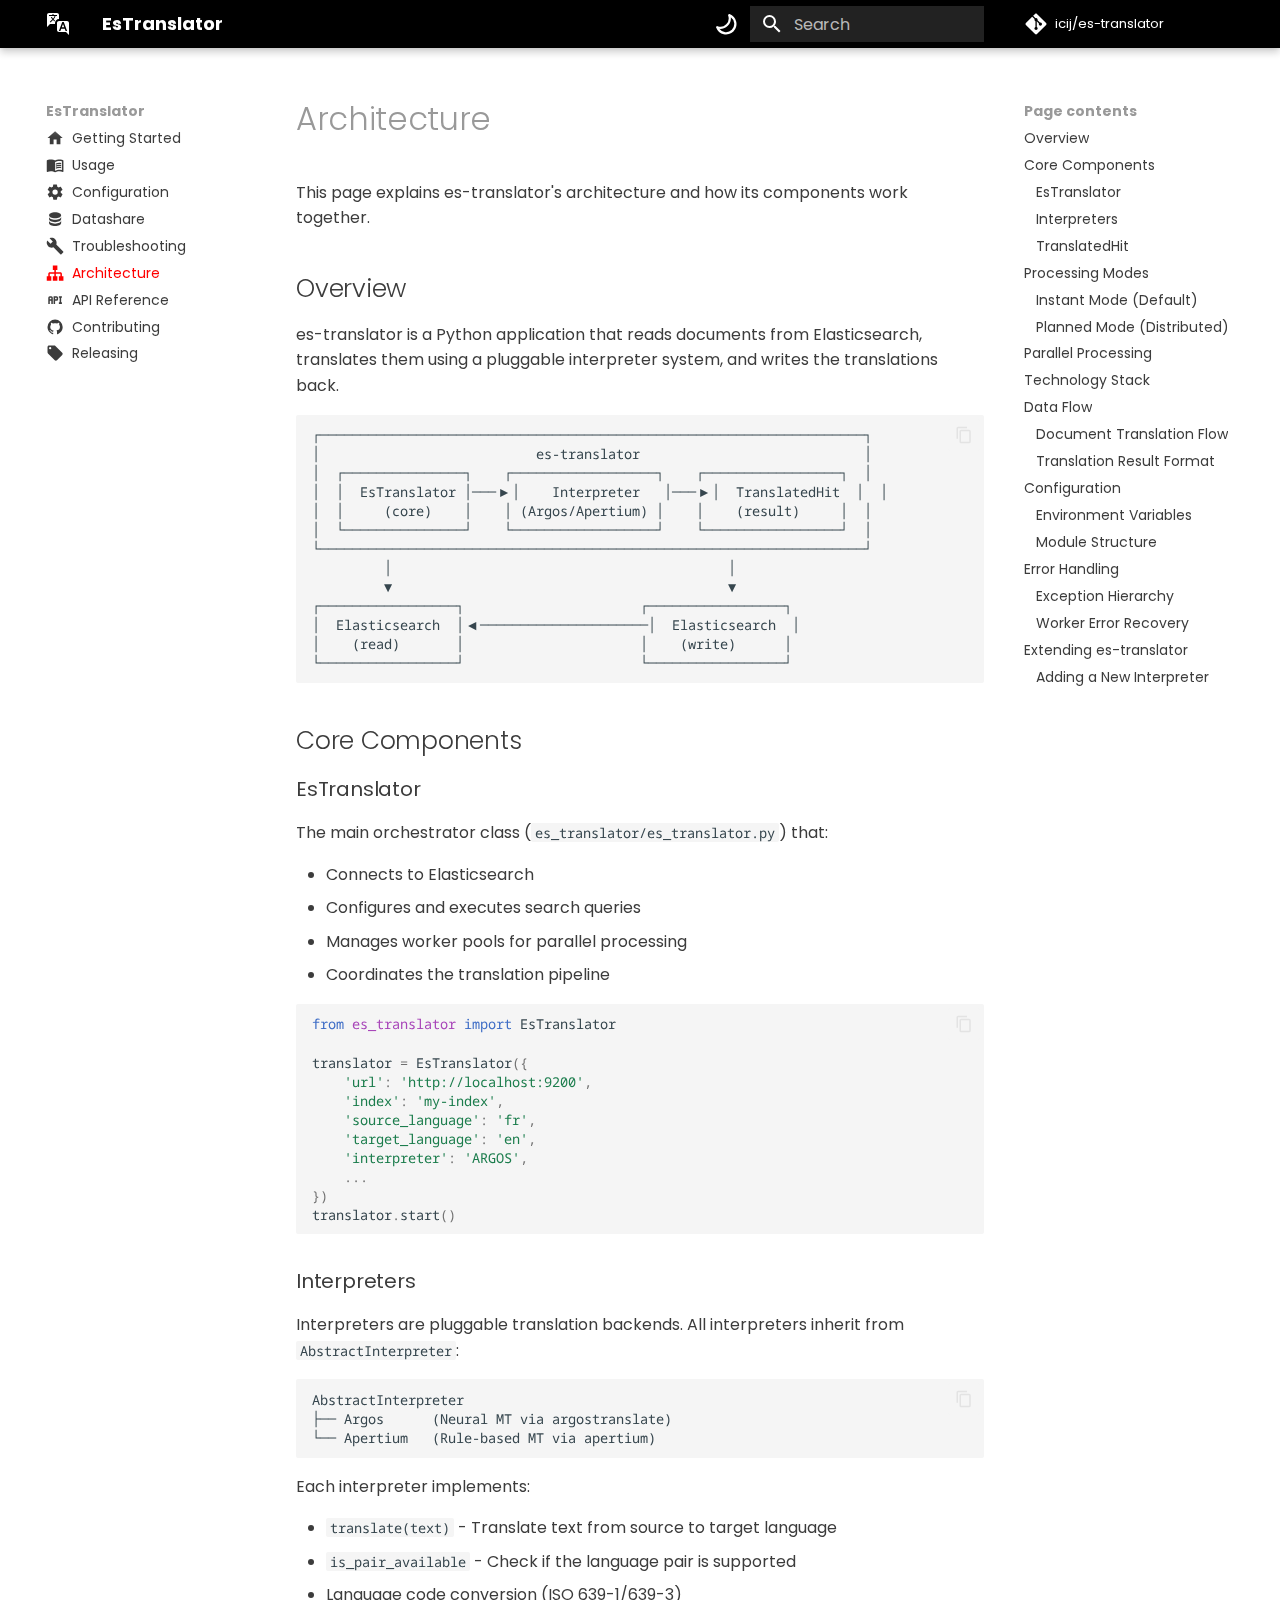
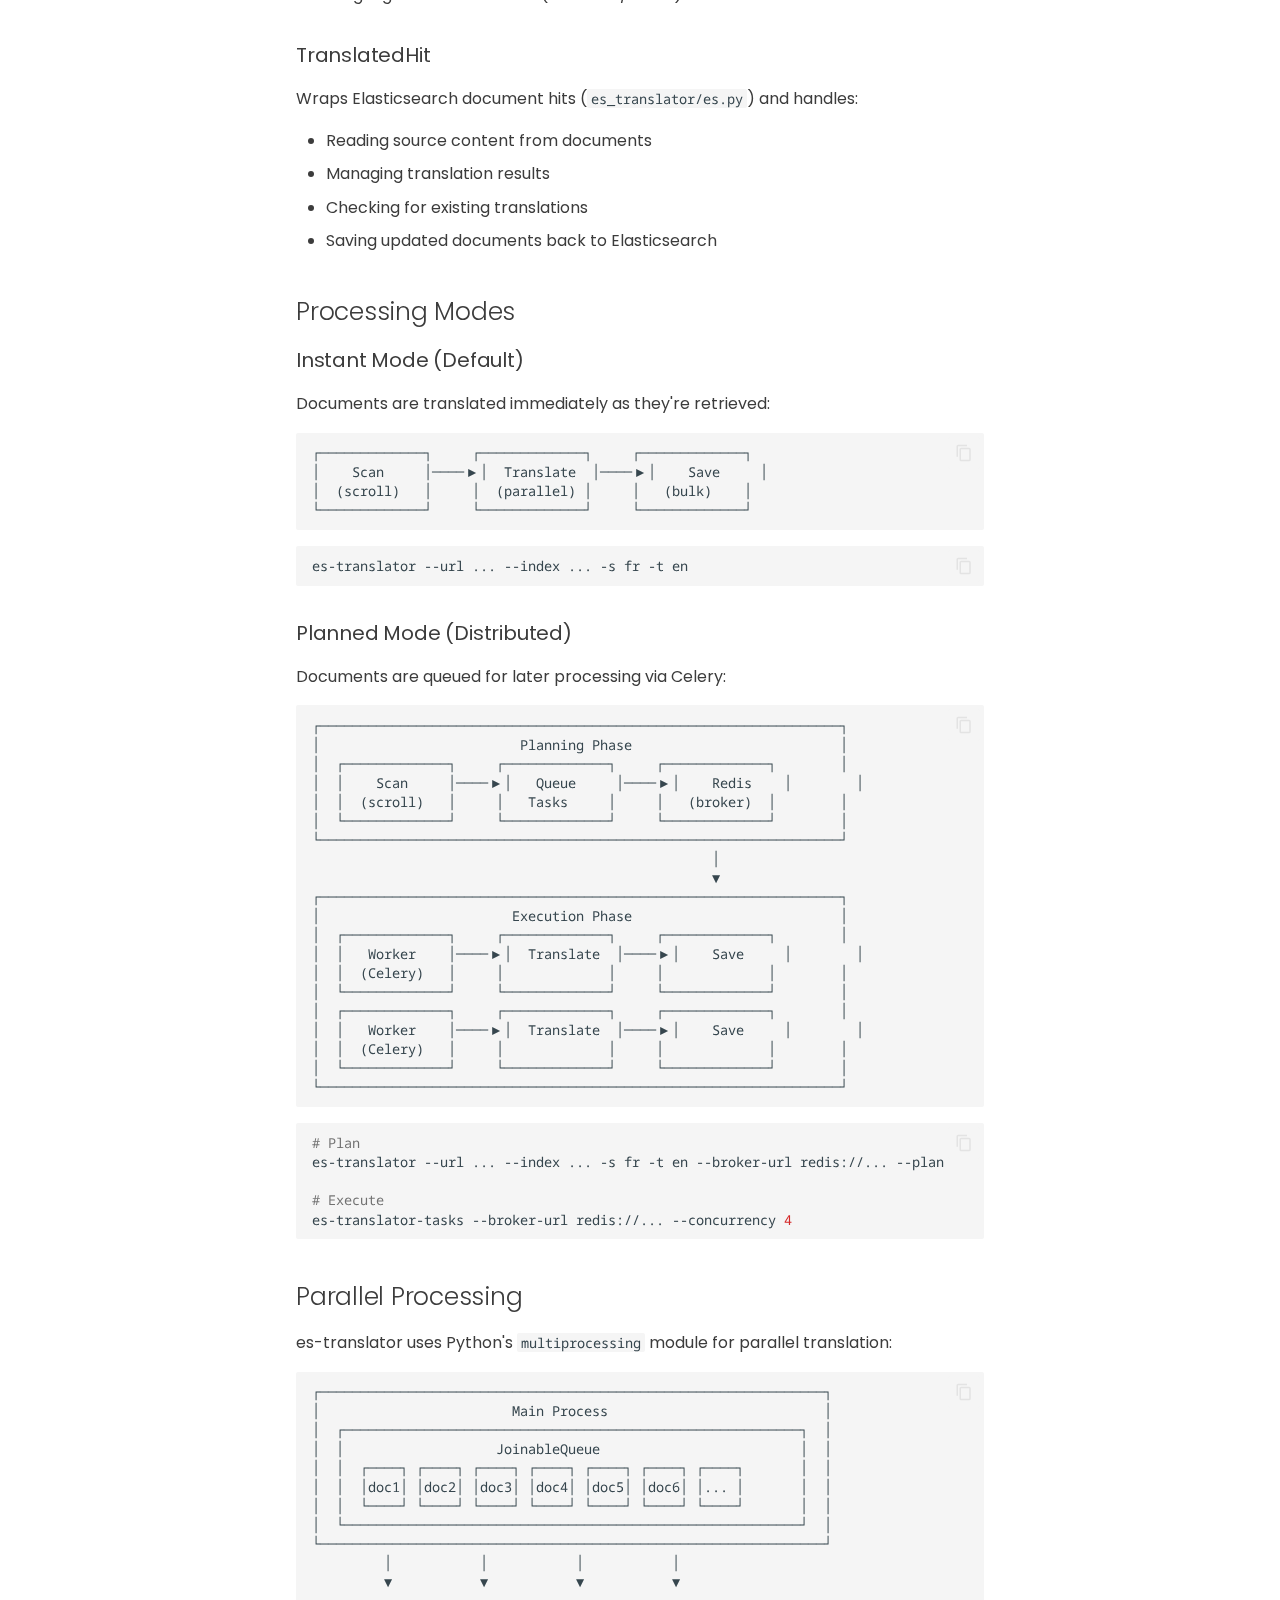
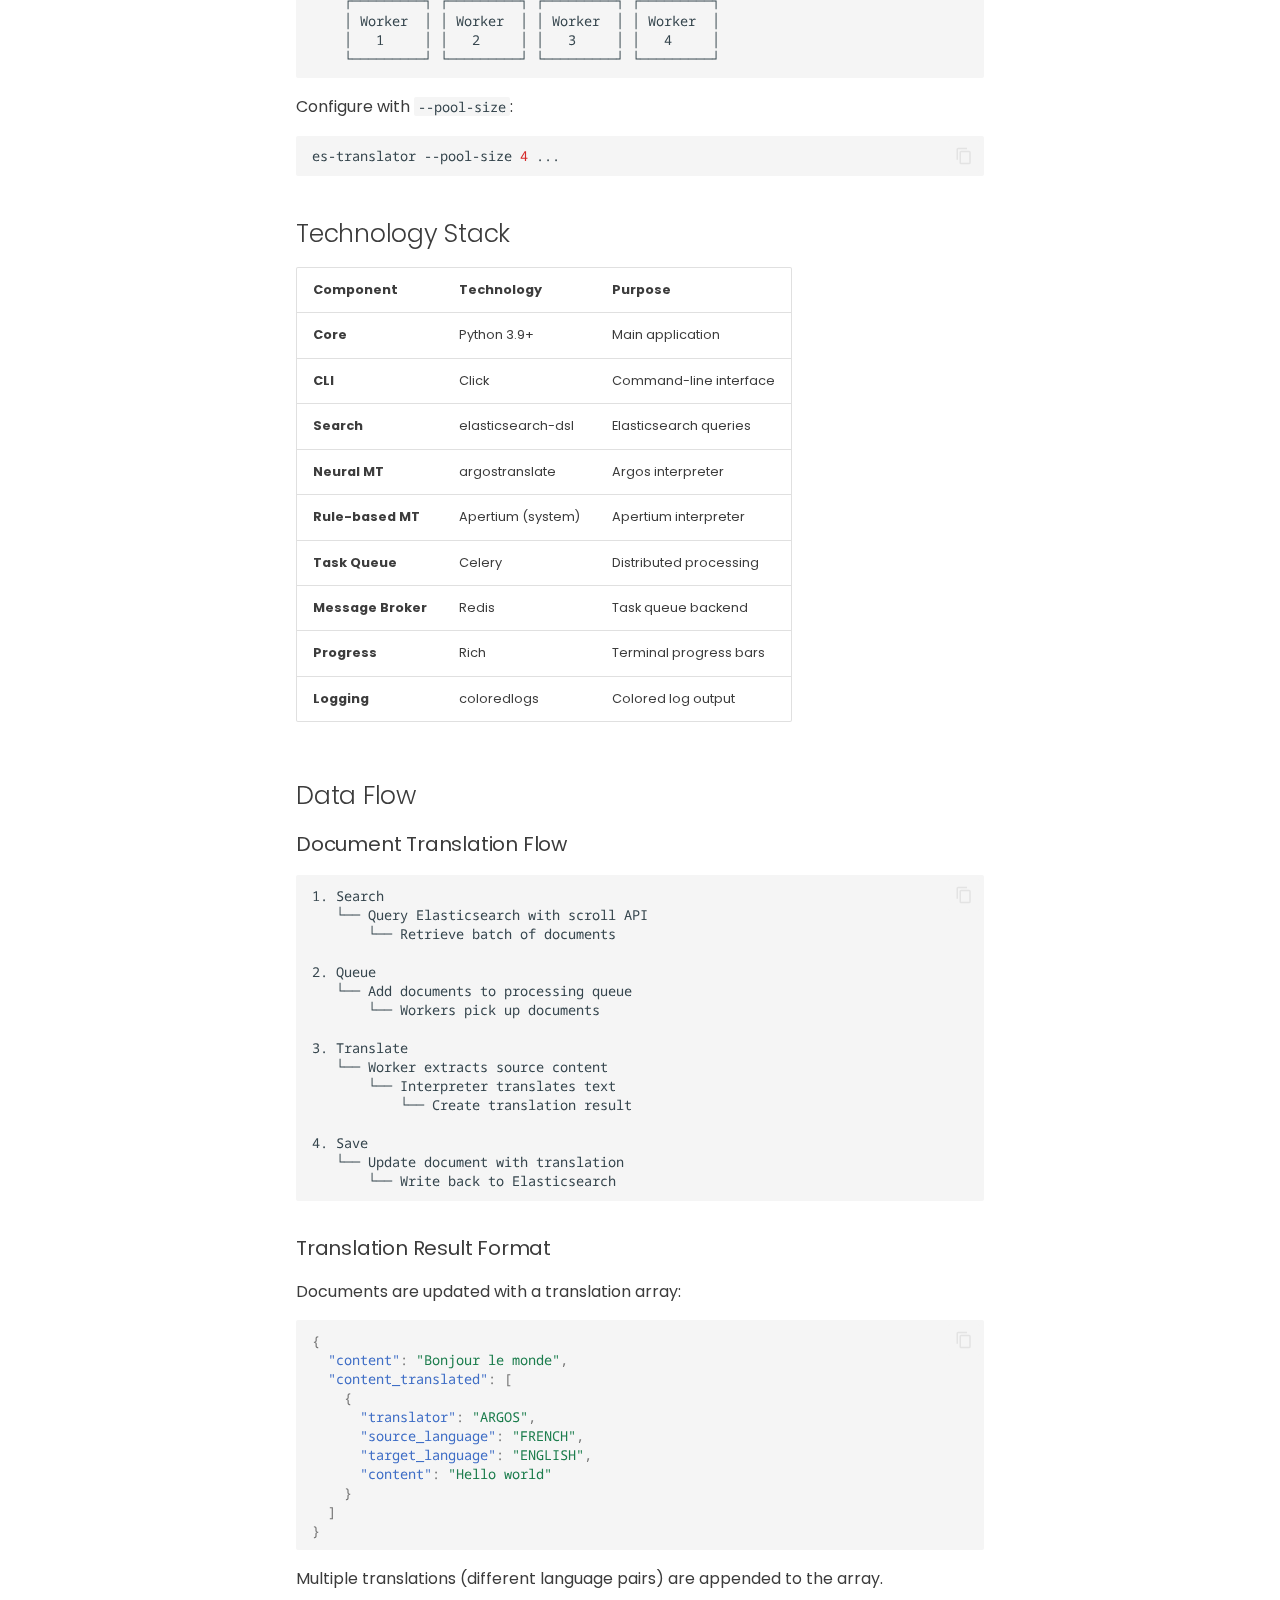
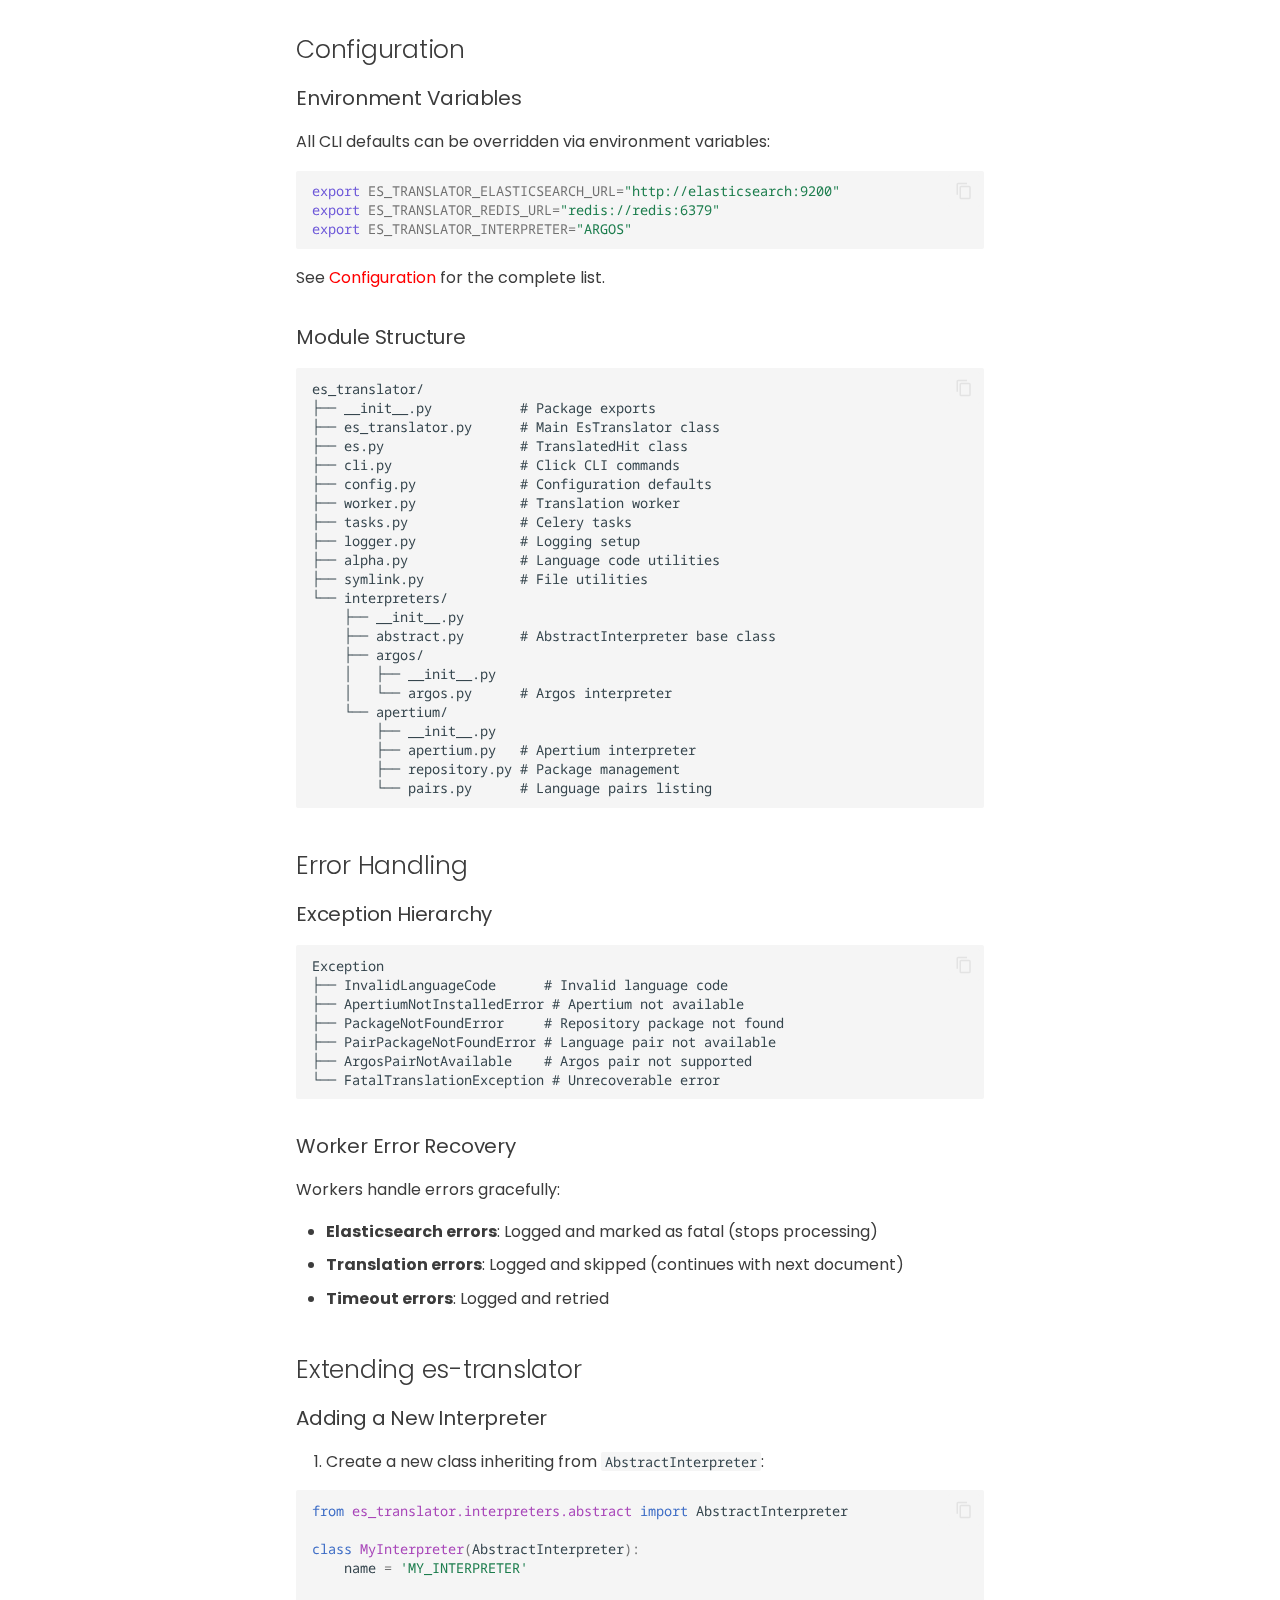
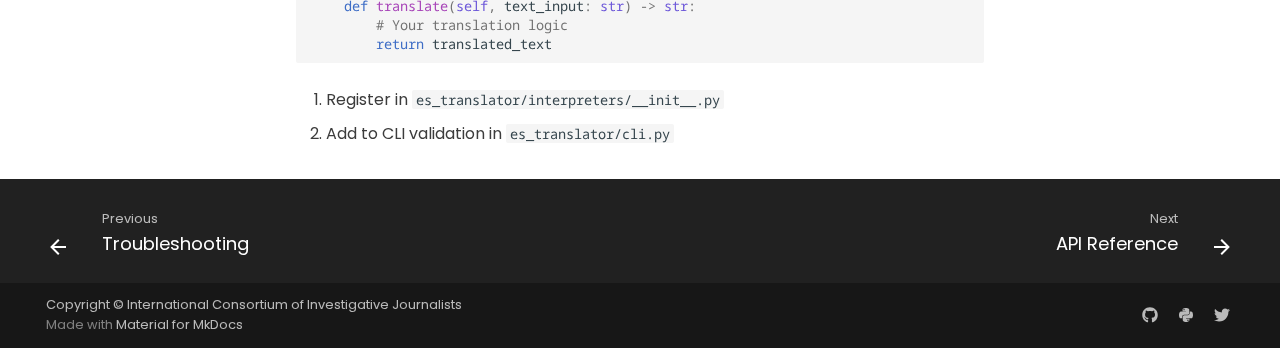
<file: architecture/index.html>
<!doctype html><html lang=en class=no-js> <head><meta charset=utf-8><meta name=viewport content="width=device-width,initial-scale=1"><meta name=description content="A lazy yet bulletproof machine translation tool for Elastichsearch."><link href=../troubleshooting/ rel=prev><link href=../api/ rel=next><link rel=icon href=../None><meta name=generator content="mkdocs-1.6.1, mkdocs-material-9.7.0"><title>Architecture - EsTranslator</title><link rel=stylesheet href=../assets/stylesheets/main.618322db.min.css><link rel=stylesheet href=../assets/stylesheets/palette.ab4e12ef.min.css><link rel=preconnect href=https://fonts.gstatic.com crossorigin><link rel=stylesheet href="https://fonts.googleapis.com/css?family=Poppins:300,300i,400,400i,700,700i%7CNoto+Sans+Mono:400,400i,700,700i&display=fallback"><style>:root{--md-text-font:"Poppins";--md-code-font:"Noto Sans Mono"}</style><link rel=stylesheet href=../assets/_mkdocstrings.css><link rel=stylesheet href=../stylesheets/extra.css><script>__md_scope=new URL("..",location),__md_hash=e=>[...e].reduce(((e,_)=>(e<<5)-e+_.charCodeAt(0)),0),__md_get=(e,_=localStorage,t=__md_scope)=>JSON.parse(_.getItem(t.pathname+"."+e)),__md_set=(e,_,t=localStorage,a=__md_scope)=>{try{t.setItem(a.pathname+"."+e,JSON.stringify(_))}catch(e){}}</script></head> <body dir=ltr data-md-color-scheme=icij-light data-md-color-primary=indigo data-md-color-accent=indigo> <input class=md-toggle data-md-toggle=drawer type=checkbox id=__drawer autocomplete=off> <input class=md-toggle data-md-toggle=search type=checkbox id=__search autocomplete=off> <label class=md-overlay for=__drawer></label> <div data-md-component=skip> <a href=#architecture class=md-skip> Skip to content </a> </div> <div data-md-component=announce> </div> <header class="md-header md-header--shadow" data-md-component=header> <nav class="md-header__inner md-grid" aria-label=Header> <a href=.. title=EsTranslator class="md-header__button md-logo" aria-label=EsTranslator data-md-component=logo> <svg xmlns=http://www.w3.org/2000/svg viewbox="0 0 24 24"><path d="M11 1H3c-1.1 0-2 .9-2 2v12l3-3h5v-1c0-2.2 1.79-4 4-4V3c0-1.1-.9-2-2-2m0 3H9.5c-.34 1.19-.96 2.3-1.82 3.26l-.02.02 1.26 1.25-.37 1.01L7 8l-2.5 2.5-.69-.73 2.53-2.49A8.6 8.6 0 0 1 4.86 5h.99c.31.6.69 1.17 1.15 1.68A7.7 7.7 0 0 0 8.57 4H3V3h3.5V2h1v1H11zm10 5h-8c-1.1 0-2 .9-2 2v7c0 1.1.9 2 2 2h7l3 3V11c0-1.1-.9-2-2-2m-1.37 10-.85-2.25h-3.56L14.38 19h-1.5l3.37-9h1.5l3.38 9zM17 12l1.22 3.25h-2.43z"/></svg> </a> <label class="md-header__button md-icon" for=__drawer> <svg xmlns=http://www.w3.org/2000/svg viewbox="0 0 24 24"><path d="M3 6h18v2H3zm0 5h18v2H3zm0 5h18v2H3z"/></svg> </label> <div class=md-header__title data-md-component=header-title> <div class=md-header__ellipsis> <div class=md-header__topic> <span class=md-ellipsis> EsTranslator </span> </div> <div class=md-header__topic data-md-component=header-topic> <span class=md-ellipsis> Architecture </span> </div> </div> </div> <form class=md-header__option data-md-component=palette> <input class=md-option data-md-color-media="(prefers-color-scheme: light)" data-md-color-scheme=icij-light data-md-color-primary=indigo data-md-color-accent=indigo aria-label="Switch to dark theme" type=radio name=__palette id=__palette_0> <label class="md-header__button md-icon" title="Switch to dark theme" for=__palette_1 hidden> <svg xmlns=http://www.w3.org/2000/svg viewbox="0 0 16 16"><path d="M9.598 1.591a.75.75 0 0 1 .785-.175 7.001 7.001 0 1 1-8.967 8.967.75.75 0 0 1 .961-.96 5.5 5.5 0 0 0 7.046-7.046.75.75 0 0 1 .175-.786m1.616 1.945a7 7 0 0 1-7.678 7.678 5.499 5.499 0 1 0 7.678-7.678"/></svg> </label> <input class=md-option data-md-color-media="(prefers-color-scheme: dark)" data-md-color-scheme=icij-dark data-md-color-primary=indigo data-md-color-accent=indigo aria-label="Switch to light theme" type=radio name=__palette id=__palette_1> <label class="md-header__button md-icon" title="Switch to light theme" for=__palette_0 hidden> <svg xmlns=http://www.w3.org/2000/svg viewbox="0 0 16 16"><path d="M8 12a4 4 0 1 1 0-8 4 4 0 0 1 0 8m0-1.5a2.5 2.5 0 1 0 0-5 2.5 2.5 0 0 0 0 5m5.657-8.157a.75.75 0 0 1 0 1.061l-1.061 1.06a.749.749 0 0 1-1.275-.326.75.75 0 0 1 .215-.734l1.06-1.06a.75.75 0 0 1 1.06 0Zm-9.193 9.193a.75.75 0 0 1 0 1.06l-1.06 1.061a.75.75 0 1 1-1.061-1.06l1.06-1.061a.75.75 0 0 1 1.061 0M8 0a.75.75 0 0 1 .75.75v1.5a.75.75 0 0 1-1.5 0V.75A.75.75 0 0 1 8 0M3 8a.75.75 0 0 1-.75.75H.75a.75.75 0 0 1 0-1.5h1.5A.75.75 0 0 1 3 8m13 0a.75.75 0 0 1-.75.75h-1.5a.75.75 0 0 1 0-1.5h1.5A.75.75 0 0 1 16 8m-8 5a.75.75 0 0 1 .75.75v1.5a.75.75 0 0 1-1.5 0v-1.5A.75.75 0 0 1 8 13m3.536-1.464a.75.75 0 0 1 1.06 0l1.061 1.06a.75.75 0 0 1-1.06 1.061l-1.061-1.06a.75.75 0 0 1 0-1.061M2.343 2.343a.75.75 0 0 1 1.061 0l1.06 1.061a.75.75 0 0 1-.018 1.042.75.75 0 0 1-1.042.018l-1.06-1.06a.75.75 0 0 1 0-1.06Z"/></svg> </label> </form> <script>var palette=__md_get("__palette");if(palette&&palette.color){if("(prefers-color-scheme)"===palette.color.media){var media=matchMedia("(prefers-color-scheme: light)"),input=document.querySelector(media.matches?"[data-md-color-media='(prefers-color-scheme: light)']":"[data-md-color-media='(prefers-color-scheme: dark)']");palette.color.media=input.getAttribute("data-md-color-media"),palette.color.scheme=input.getAttribute("data-md-color-scheme"),palette.color.primary=input.getAttribute("data-md-color-primary"),palette.color.accent=input.getAttribute("data-md-color-accent")}for(var[key,value]of Object.entries(palette.color))document.body.setAttribute("data-md-color-"+key,value)}</script> <label class="md-header__button md-icon" for=__search> <svg xmlns=http://www.w3.org/2000/svg viewbox="0 0 24 24"><path d="M9.5 3A6.5 6.5 0 0 1 16 9.5c0 1.61-.59 3.09-1.56 4.23l.27.27h.79l5 5-1.5 1.5-5-5v-.79l-.27-.27A6.52 6.52 0 0 1 9.5 16 6.5 6.5 0 0 1 3 9.5 6.5 6.5 0 0 1 9.5 3m0 2C7 5 5 7 5 9.5S7 14 9.5 14 14 12 14 9.5 12 5 9.5 5"/></svg> </label> <div class=md-search data-md-component=search role=dialog> <label class=md-search__overlay for=__search></label> <div class=md-search__inner role=search> <form class=md-search__form name=search> <input type=text class=md-search__input name=query aria-label=Search placeholder=Search autocapitalize=off autocorrect=off autocomplete=off spellcheck=false data-md-component=search-query required> <label class="md-search__icon md-icon" for=__search> <svg xmlns=http://www.w3.org/2000/svg viewbox="0 0 24 24"><path d="M9.5 3A6.5 6.5 0 0 1 16 9.5c0 1.61-.59 3.09-1.56 4.23l.27.27h.79l5 5-1.5 1.5-5-5v-.79l-.27-.27A6.52 6.52 0 0 1 9.5 16 6.5 6.5 0 0 1 3 9.5 6.5 6.5 0 0 1 9.5 3m0 2C7 5 5 7 5 9.5S7 14 9.5 14 14 12 14 9.5 12 5 9.5 5"/></svg> <svg xmlns=http://www.w3.org/2000/svg viewbox="0 0 24 24"><path d="M20 11v2H8l5.5 5.5-1.42 1.42L4.16 12l7.92-7.92L13.5 5.5 8 11z"/></svg> </label> <nav class=md-search__options aria-label=Search> <a href=javascript:void(0) class="md-search__icon md-icon" title=Share aria-label=Share data-clipboard data-clipboard-text data-md-component=search-share tabindex=-1> <svg xmlns=http://www.w3.org/2000/svg viewbox="0 0 24 24"><path d="M18 16.08c-.76 0-1.44.3-1.96.77L8.91 12.7c.05-.23.09-.46.09-.7s-.04-.47-.09-.7l7.05-4.11c.54.5 1.25.81 2.04.81a3 3 0 0 0 3-3 3 3 0 0 0-3-3 3 3 0 0 0-3 3c0 .24.04.47.09.7L8.04 9.81C7.5 9.31 6.79 9 6 9a3 3 0 0 0-3 3 3 3 0 0 0 3 3c.79 0 1.5-.31 2.04-.81l7.12 4.15c-.05.21-.08.43-.08.66 0 1.61 1.31 2.91 2.92 2.91s2.92-1.3 2.92-2.91A2.92 2.92 0 0 0 18 16.08"/></svg> </a> <button type=reset class="md-search__icon md-icon" title=Clear aria-label=Clear tabindex=-1> <svg xmlns=http://www.w3.org/2000/svg viewbox="0 0 24 24"><path d="M19 6.41 17.59 5 12 10.59 6.41 5 5 6.41 10.59 12 5 17.59 6.41 19 12 13.41 17.59 19 19 17.59 13.41 12z"/></svg> </button> </nav> <div class=md-search__suggest data-md-component=search-suggest></div> </form> <div class=md-search__output> <div class=md-search__scrollwrap tabindex=0 data-md-scrollfix> <div class=md-search-result data-md-component=search-result> <div class=md-search-result__meta> Initializing search </div> <ol class=md-search-result__list role=presentation></ol> </div> </div> </div> </div> </div> <div class=md-header__source> <a href=https://github.com/icij/es-translator title="Go to repository" class=md-source data-md-component=source> <div class="md-source__icon md-icon"> <svg xmlns=http://www.w3.org/2000/svg viewbox="0 0 448 512"><!-- Font Awesome Free 7.1.0 by @fontawesome - https://fontawesome.com License - https://fontawesome.com/license/free (Icons: CC BY 4.0, Fonts: SIL OFL 1.1, Code: MIT License) Copyright 2025 Fonticons, Inc.--><path d="M439.6 236.1 244 40.5c-5.4-5.5-12.8-8.5-20.4-8.5s-15 3-20.4 8.4L162.5 81l51.5 51.5c27.1-9.1 52.7 16.8 43.4 43.7l49.7 49.7c34.2-11.8 61.2 31 35.5 56.7-26.5 26.5-70.2-2.9-56-37.3L240.3 199v121.9c25.3 12.5 22.3 41.8 9.1 55-6.4 6.4-15.2 10.1-24.3 10.1s-17.8-3.6-24.3-10.1c-17.6-17.6-11.1-46.9 11.2-56v-123c-20.8-8.5-24.6-30.7-18.6-45L142.6 101 8.5 235.1C3 240.6 0 247.9 0 255.5s3 15 8.5 20.4l195.6 195.7c5.4 5.4 12.7 8.4 20.4 8.4s15-3 20.4-8.4l194.7-194.7c5.4-5.4 8.4-12.8 8.4-20.4s-3-15-8.4-20.4"/></svg> </div> <div class=md-source__repository> icij/es-translator </div> </a> </div> </nav> </header> <div class=md-container data-md-component=container> <main class=md-main data-md-component=main> <div class="md-main__inner md-grid"> <div class="md-sidebar md-sidebar--primary" data-md-component=sidebar data-md-type=navigation> <div class=md-sidebar__scrollwrap> <div class=md-sidebar__inner> <nav class="md-nav md-nav--primary" aria-label=Navigation data-md-level=0> <label class=md-nav__title for=__drawer> <a href=.. title=EsTranslator class="md-nav__button md-logo" aria-label=EsTranslator data-md-component=logo> <svg xmlns=http://www.w3.org/2000/svg viewbox="0 0 24 24"><path d="M11 1H3c-1.1 0-2 .9-2 2v12l3-3h5v-1c0-2.2 1.79-4 4-4V3c0-1.1-.9-2-2-2m0 3H9.5c-.34 1.19-.96 2.3-1.82 3.26l-.02.02 1.26 1.25-.37 1.01L7 8l-2.5 2.5-.69-.73 2.53-2.49A8.6 8.6 0 0 1 4.86 5h.99c.31.6.69 1.17 1.15 1.68A7.7 7.7 0 0 0 8.57 4H3V3h3.5V2h1v1H11zm10 5h-8c-1.1 0-2 .9-2 2v7c0 1.1.9 2 2 2h7l3 3V11c0-1.1-.9-2-2-2m-1.37 10-.85-2.25h-3.56L14.38 19h-1.5l3.37-9h1.5l3.38 9zM17 12l1.22 3.25h-2.43z"/></svg> </a> EsTranslator </label> <div class=md-nav__source> <a href=https://github.com/icij/es-translator title="Go to repository" class=md-source data-md-component=source> <div class="md-source__icon md-icon"> <svg xmlns=http://www.w3.org/2000/svg viewbox="0 0 448 512"><!-- Font Awesome Free 7.1.0 by @fontawesome - https://fontawesome.com License - https://fontawesome.com/license/free (Icons: CC BY 4.0, Fonts: SIL OFL 1.1, Code: MIT License) Copyright 2025 Fonticons, Inc.--><path d="M439.6 236.1 244 40.5c-5.4-5.5-12.8-8.5-20.4-8.5s-15 3-20.4 8.4L162.5 81l51.5 51.5c27.1-9.1 52.7 16.8 43.4 43.7l49.7 49.7c34.2-11.8 61.2 31 35.5 56.7-26.5 26.5-70.2-2.9-56-37.3L240.3 199v121.9c25.3 12.5 22.3 41.8 9.1 55-6.4 6.4-15.2 10.1-24.3 10.1s-17.8-3.6-24.3-10.1c-17.6-17.6-11.1-46.9 11.2-56v-123c-20.8-8.5-24.6-30.7-18.6-45L142.6 101 8.5 235.1C3 240.6 0 247.9 0 255.5s3 15 8.5 20.4l195.6 195.7c5.4 5.4 12.7 8.4 20.4 8.4s15-3 20.4-8.4l194.7-194.7c5.4-5.4 8.4-12.8 8.4-20.4s-3-15-8.4-20.4"/></svg> </div> <div class=md-source__repository> icij/es-translator </div> </a> </div> <ul class=md-nav__list data-md-scrollfix> <li class=md-nav__item> <a href=.. class=md-nav__link> <svg xmlns=http://www.w3.org/2000/svg viewbox="0 0 24 24"><path d="M10 20v-6h4v6h5v-8h3L12 3 2 12h3v8z"/></svg> <span class=md-ellipsis> Getting Started </span> </a> </li> <li class=md-nav__item> <a href=../usage/ class=md-nav__link> <svg xmlns=http://www.w3.org/2000/svg viewbox="0 0 24 24"><path d="M12 21.5c-1.35-.85-3.8-1.5-5.5-1.5-1.65 0-3.35.3-4.75 1.05-.1.05-.15.05-.25.05-.25 0-.5-.25-.5-.5V6c.6-.45 1.25-.75 2-1 1.11-.35 2.33-.5 3.5-.5 1.95 0 4.05.4 5.5 1.5 1.45-1.1 3.55-1.5 5.5-1.5 1.17 0 2.39.15 3.5.5.75.25 1.4.55 2 1v14.6c0 .25-.25.5-.5.5-.1 0-.15 0-.25-.05-1.4-.75-3.1-1.05-4.75-1.05-1.7 0-4.15.65-5.5 1.5M12 8v11.5c1.35-.85 3.8-1.5 5.5-1.5 1.2 0 2.4.15 3.5.5V7c-1.1-.35-2.3-.5-3.5-.5-1.7 0-4.15.65-5.5 1.5m1 3.5c1.11-.68 2.6-1 4.5-1 .91 0 1.76.09 2.5.28V9.23c-.87-.15-1.71-.23-2.5-.23q-2.655 0-4.5.84zm4.5.17c-1.71 0-3.21.26-4.5.79v1.69c1.11-.65 2.6-.99 4.5-.99 1.04 0 1.88.08 2.5.24v-1.5c-.87-.16-1.71-.23-2.5-.23m2.5 2.9c-.87-.16-1.71-.24-2.5-.24-1.83 0-3.33.27-4.5.8v1.69c1.11-.66 2.6-.99 4.5-.99 1.04 0 1.88.08 2.5.24z"/></svg> <span class=md-ellipsis> Usage </span> </a> </li> <li class=md-nav__item> <a href=../configuration/ class=md-nav__link> <svg xmlns=http://www.w3.org/2000/svg viewbox="0 0 24 24"><path d="M12 15.5A3.5 3.5 0 0 1 8.5 12 3.5 3.5 0 0 1 12 8.5a3.5 3.5 0 0 1 3.5 3.5 3.5 3.5 0 0 1-3.5 3.5m7.43-2.53c.04-.32.07-.64.07-.97s-.03-.66-.07-1l2.11-1.63c.19-.15.24-.42.12-.64l-2-3.46c-.12-.22-.39-.31-.61-.22l-2.49 1c-.52-.39-1.06-.73-1.69-.98l-.37-2.65A.506.506 0 0 0 14 2h-4c-.25 0-.46.18-.5.42l-.37 2.65c-.63.25-1.17.59-1.69.98l-2.49-1c-.22-.09-.49 0-.61.22l-2 3.46c-.13.22-.07.49.12.64L4.57 11c-.04.34-.07.67-.07 1s.03.65.07.97l-2.11 1.66c-.19.15-.25.42-.12.64l2 3.46c.12.22.39.3.61.22l2.49-1.01c.52.4 1.06.74 1.69.99l.37 2.65c.04.24.25.42.5.42h4c.25 0 .46-.18.5-.42l.37-2.65c.63-.26 1.17-.59 1.69-.99l2.49 1.01c.22.08.49 0 .61-.22l2-3.46c.12-.22.07-.49-.12-.64z"/></svg> <span class=md-ellipsis> Configuration </span> </a> </li> <li class=md-nav__item> <a href=../datashare/ class=md-nav__link> <svg xmlns=http://www.w3.org/2000/svg viewbox="0 0 24 24"><path d="M12 3C7.58 3 4 4.79 4 7s3.58 4 8 4 8-1.79 8-4-3.58-4-8-4M4 9v3c0 2.21 3.58 4 8 4s8-1.79 8-4V9c0 2.21-3.58 4-8 4s-8-1.79-8-4m0 5v3c0 2.21 3.58 4 8 4s8-1.79 8-4v-3c0 2.21-3.58 4-8 4s-8-1.79-8-4"/></svg> <span class=md-ellipsis> Datashare </span> </a> </li> <li class=md-nav__item> <a href=../troubleshooting/ class=md-nav__link> <svg xmlns=http://www.w3.org/2000/svg viewbox="0 0 24 24"><path d="m22.7 19-9.1-9.1c.9-2.3.4-5-1.5-6.9-2-2-5-2.4-7.4-1.3L9 6 6 9 1.6 4.7C.4 7.1.9 10.1 2.9 12.1c1.9 1.9 4.6 2.4 6.9 1.5l9.1 9.1c.4.4 1 .4 1.4 0l2.3-2.3c.5-.4.5-1.1.1-1.4"/></svg> <span class=md-ellipsis> Troubleshooting </span> </a> </li> <li class="md-nav__item md-nav__item--active"> <input class="md-nav__toggle md-toggle" type=checkbox id=__toc> <label class="md-nav__link md-nav__link--active" for=__toc> <svg xmlns=http://www.w3.org/2000/svg viewbox="0 0 24 24"><path d="M9 2v6h2v3H5c-1.11 0-2 .89-2 2v3H1v6h6v-6H5v-3h6v3H9v6h6v-6h-2v-3h6v3h-2v6h6v-6h-2v-3c0-1.11-.89-2-2-2h-6V8h2V2z"/></svg> <span class=md-ellipsis> Architecture </span> <span class="md-nav__icon md-icon"></span> </label> <a href=./ class="md-nav__link md-nav__link--active"> <svg xmlns=http://www.w3.org/2000/svg viewbox="0 0 24 24"><path d="M9 2v6h2v3H5c-1.11 0-2 .89-2 2v3H1v6h6v-6H5v-3h6v3H9v6h6v-6h-2v-3h6v3h-2v6h6v-6h-2v-3c0-1.11-.89-2-2-2h-6V8h2V2z"/></svg> <span class=md-ellipsis> Architecture </span> </a> <nav class="md-nav md-nav--secondary" aria-label="Page contents"> <label class=md-nav__title for=__toc> <span class="md-nav__icon md-icon"></span> Page contents </label> <ul class=md-nav__list data-md-component=toc data-md-scrollfix> <li class=md-nav__item> <a href=#overview class=md-nav__link> <span class=md-ellipsis> Overview </span> </a> </li> <li class=md-nav__item> <a href=#core-components class=md-nav__link> <span class=md-ellipsis> Core Components </span> </a> <nav class=md-nav aria-label="Core Components"> <ul class=md-nav__list> <li class=md-nav__item> <a href=#estranslator class=md-nav__link> <span class=md-ellipsis> EsTranslator </span> </a> </li> <li class=md-nav__item> <a href=#interpreters class=md-nav__link> <span class=md-ellipsis> Interpreters </span> </a> </li> <li class=md-nav__item> <a href=#translatedhit class=md-nav__link> <span class=md-ellipsis> TranslatedHit </span> </a> </li> </ul> </nav> </li> <li class=md-nav__item> <a href=#processing-modes class=md-nav__link> <span class=md-ellipsis> Processing Modes </span> </a> <nav class=md-nav aria-label="Processing Modes"> <ul class=md-nav__list> <li class=md-nav__item> <a href=#instant-mode-default class=md-nav__link> <span class=md-ellipsis> Instant Mode (Default) </span> </a> </li> <li class=md-nav__item> <a href=#planned-mode-distributed class=md-nav__link> <span class=md-ellipsis> Planned Mode (Distributed) </span> </a> </li> </ul> </nav> </li> <li class=md-nav__item> <a href=#parallel-processing class=md-nav__link> <span class=md-ellipsis> Parallel Processing </span> </a> </li> <li class=md-nav__item> <a href=#technology-stack class=md-nav__link> <span class=md-ellipsis> Technology Stack </span> </a> </li> <li class=md-nav__item> <a href=#data-flow class=md-nav__link> <span class=md-ellipsis> Data Flow </span> </a> <nav class=md-nav aria-label="Data Flow"> <ul class=md-nav__list> <li class=md-nav__item> <a href=#document-translation-flow class=md-nav__link> <span class=md-ellipsis> Document Translation Flow </span> </a> </li> <li class=md-nav__item> <a href=#translation-result-format class=md-nav__link> <span class=md-ellipsis> Translation Result Format </span> </a> </li> </ul> </nav> </li> <li class=md-nav__item> <a href=#configuration class=md-nav__link> <span class=md-ellipsis> Configuration </span> </a> <nav class=md-nav aria-label=Configuration> <ul class=md-nav__list> <li class=md-nav__item> <a href=#environment-variables class=md-nav__link> <span class=md-ellipsis> Environment Variables </span> </a> </li> <li class=md-nav__item> <a href=#module-structure class=md-nav__link> <span class=md-ellipsis> Module Structure </span> </a> </li> </ul> </nav> </li> <li class=md-nav__item> <a href=#error-handling class=md-nav__link> <span class=md-ellipsis> Error Handling </span> </a> <nav class=md-nav aria-label="Error Handling"> <ul class=md-nav__list> <li class=md-nav__item> <a href=#exception-hierarchy class=md-nav__link> <span class=md-ellipsis> Exception Hierarchy </span> </a> </li> <li class=md-nav__item> <a href=#worker-error-recovery class=md-nav__link> <span class=md-ellipsis> Worker Error Recovery </span> </a> </li> </ul> </nav> </li> <li class=md-nav__item> <a href=#extending-es-translator class=md-nav__link> <span class=md-ellipsis> Extending es-translator </span> </a> <nav class=md-nav aria-label="Extending es-translator"> <ul class=md-nav__list> <li class=md-nav__item> <a href=#adding-a-new-interpreter class=md-nav__link> <span class=md-ellipsis> Adding a New Interpreter </span> </a> </li> </ul> </nav> </li> </ul> </nav> </li> <li class=md-nav__item> <a href=../api/ class=md-nav__link> <svg xmlns=http://www.w3.org/2000/svg viewbox="0 0 24 24"><path d="M7 7H5a2 2 0 0 0-2 2v8h2v-4h2v4h2V9a2 2 0 0 0-2-2m0 4H5V9h2m7-2h-4v10h2v-4h2a2 2 0 0 0 2-2V9a2 2 0 0 0-2-2m0 4h-2V9h2m6 0v6h1v2h-4v-2h1V9h-1V7h4v2Z"/></svg> <span class=md-ellipsis> API Reference </span> </a> </li> <li class=md-nav__item> <a href=../contributing/ class=md-nav__link> <svg xmlns=http://www.w3.org/2000/svg viewbox="0 0 24 24"><path d="M12 2A10 10 0 0 0 2 12c0 4.42 2.87 8.17 6.84 9.5.5.08.66-.23.66-.5v-1.69c-2.77.6-3.36-1.34-3.36-1.34-.46-1.16-1.11-1.47-1.11-1.47-.91-.62.07-.6.07-.6 1 .07 1.53 1.03 1.53 1.03.87 1.52 2.34 1.07 2.91.83.09-.65.35-1.09.63-1.34-2.22-.25-4.55-1.11-4.55-4.92 0-1.11.38-2 1.03-2.71-.1-.25-.45-1.29.1-2.64 0 0 .84-.27 2.75 1.02.79-.22 1.65-.33 2.5-.33s1.71.11 2.5.33c1.91-1.29 2.75-1.02 2.75-1.02.55 1.35.2 2.39.1 2.64.65.71 1.03 1.6 1.03 2.71 0 3.82-2.34 4.66-4.57 4.91.36.31.69.92.69 1.85V21c0 .27.16.59.67.5C19.14 20.16 22 16.42 22 12A10 10 0 0 0 12 2"/></svg> <span class=md-ellipsis> Contributing </span> </a> </li> <li class=md-nav__item> <a href=../releasing/ class=md-nav__link> <svg xmlns=http://www.w3.org/2000/svg viewbox="0 0 24 24"><path d="M5.5 7A1.5 1.5 0 0 1 4 5.5 1.5 1.5 0 0 1 5.5 4 1.5 1.5 0 0 1 7 5.5 1.5 1.5 0 0 1 5.5 7m15.91 4.58-9-9C12.05 2.22 11.55 2 11 2H4c-1.11 0-2 .89-2 2v7c0 .55.22 1.05.59 1.41l8.99 9c.37.36.87.59 1.42.59s1.05-.23 1.41-.59l7-7c.37-.36.59-.86.59-1.41 0-.56-.23-1.06-.59-1.42"/></svg> <span class=md-ellipsis> Releasing </span> </a> </li> </ul> </nav> </div> </div> </div> <div class="md-sidebar md-sidebar--secondary" data-md-component=sidebar data-md-type=toc> <div class=md-sidebar__scrollwrap> <div class=md-sidebar__inner> <nav class="md-nav md-nav--secondary" aria-label="Page contents"> <label class=md-nav__title for=__toc> <span class="md-nav__icon md-icon"></span> Page contents </label> <ul class=md-nav__list data-md-component=toc data-md-scrollfix> <li class=md-nav__item> <a href=#overview class=md-nav__link> <span class=md-ellipsis> Overview </span> </a> </li> <li class=md-nav__item> <a href=#core-components class=md-nav__link> <span class=md-ellipsis> Core Components </span> </a> <nav class=md-nav aria-label="Core Components"> <ul class=md-nav__list> <li class=md-nav__item> <a href=#estranslator class=md-nav__link> <span class=md-ellipsis> EsTranslator </span> </a> </li> <li class=md-nav__item> <a href=#interpreters class=md-nav__link> <span class=md-ellipsis> Interpreters </span> </a> </li> <li class=md-nav__item> <a href=#translatedhit class=md-nav__link> <span class=md-ellipsis> TranslatedHit </span> </a> </li> </ul> </nav> </li> <li class=md-nav__item> <a href=#processing-modes class=md-nav__link> <span class=md-ellipsis> Processing Modes </span> </a> <nav class=md-nav aria-label="Processing Modes"> <ul class=md-nav__list> <li class=md-nav__item> <a href=#instant-mode-default class=md-nav__link> <span class=md-ellipsis> Instant Mode (Default) </span> </a> </li> <li class=md-nav__item> <a href=#planned-mode-distributed class=md-nav__link> <span class=md-ellipsis> Planned Mode (Distributed) </span> </a> </li> </ul> </nav> </li> <li class=md-nav__item> <a href=#parallel-processing class=md-nav__link> <span class=md-ellipsis> Parallel Processing </span> </a> </li> <li class=md-nav__item> <a href=#technology-stack class=md-nav__link> <span class=md-ellipsis> Technology Stack </span> </a> </li> <li class=md-nav__item> <a href=#data-flow class=md-nav__link> <span class=md-ellipsis> Data Flow </span> </a> <nav class=md-nav aria-label="Data Flow"> <ul class=md-nav__list> <li class=md-nav__item> <a href=#document-translation-flow class=md-nav__link> <span class=md-ellipsis> Document Translation Flow </span> </a> </li> <li class=md-nav__item> <a href=#translation-result-format class=md-nav__link> <span class=md-ellipsis> Translation Result Format </span> </a> </li> </ul> </nav> </li> <li class=md-nav__item> <a href=#configuration class=md-nav__link> <span class=md-ellipsis> Configuration </span> </a> <nav class=md-nav aria-label=Configuration> <ul class=md-nav__list> <li class=md-nav__item> <a href=#environment-variables class=md-nav__link> <span class=md-ellipsis> Environment Variables </span> </a> </li> <li class=md-nav__item> <a href=#module-structure class=md-nav__link> <span class=md-ellipsis> Module Structure </span> </a> </li> </ul> </nav> </li> <li class=md-nav__item> <a href=#error-handling class=md-nav__link> <span class=md-ellipsis> Error Handling </span> </a> <nav class=md-nav aria-label="Error Handling"> <ul class=md-nav__list> <li class=md-nav__item> <a href=#exception-hierarchy class=md-nav__link> <span class=md-ellipsis> Exception Hierarchy </span> </a> </li> <li class=md-nav__item> <a href=#worker-error-recovery class=md-nav__link> <span class=md-ellipsis> Worker Error Recovery </span> </a> </li> </ul> </nav> </li> <li class=md-nav__item> <a href=#extending-es-translator class=md-nav__link> <span class=md-ellipsis> Extending es-translator </span> </a> <nav class=md-nav aria-label="Extending es-translator"> <ul class=md-nav__list> <li class=md-nav__item> <a href=#adding-a-new-interpreter class=md-nav__link> <span class=md-ellipsis> Adding a New Interpreter </span> </a> </li> </ul> </nav> </li> </ul> </nav> </div> </div> </div> <div class=md-content data-md-component=content> <article class="md-content__inner md-typeset"> <h1 id=architecture>Architecture<a class=headerlink href=#architecture title="Permanent link">&para;</a></h1> <p>This page explains es-translator's architecture and how its components work together.</p> <h2 id=overview>Overview<a class=headerlink href=#overview title="Permanent link">&para;</a></h2> <p>es-translator is a Python application that reads documents from Elasticsearch, translates them using a pluggable interpreter system, and writes the translations back.</p> <div class=highlight><pre><span></span><code>┌────────────────────────────────────────────────────────────────────┐
│                           es-translator                            │
│  ┌───────────────┐    ┌──────────────────┐    ┌─────────────────┐  │
│  │  EsTranslator │───▶│    Interpreter   │───▶│  TranslatedHit  │  │
│  │     (core)    │    │ (Argos/Apertium) │    │    (result)     │  │
│  └───────────────┘    └──────────────────┘    └─────────────────┘  │
└────────────────────────────────────────────────────────────────────┘
         │                                          │
         ▼                                          ▼
┌─────────────────┐                      ┌─────────────────┐
│  Elasticsearch  │◀─────────────────────│  Elasticsearch  │
│    (read)       │                      │    (write)      │
└─────────────────┘                      └─────────────────┘
</code></pre></div> <h2 id=core-components>Core Components<a class=headerlink href=#core-components title="Permanent link">&para;</a></h2> <h3 id=estranslator>EsTranslator<a class=headerlink href=#estranslator title="Permanent link">&para;</a></h3> <p>The main orchestrator class (<code>es_translator/es_translator.py</code>) that:</p> <ul> <li>Connects to Elasticsearch</li> <li>Configures and executes search queries</li> <li>Manages worker pools for parallel processing</li> <li>Coordinates the translation pipeline</li> </ul> <div class=highlight><pre><span></span><code><span class=kn>from</span><span class=w> </span><span class=nn>es_translator</span><span class=w> </span><span class=kn>import</span> <span class=n>EsTranslator</span>

<span class=n>translator</span> <span class=o>=</span> <span class=n>EsTranslator</span><span class=p>({</span>
    <span class=s1>&#39;url&#39;</span><span class=p>:</span> <span class=s1>&#39;http://localhost:9200&#39;</span><span class=p>,</span>
    <span class=s1>&#39;index&#39;</span><span class=p>:</span> <span class=s1>&#39;my-index&#39;</span><span class=p>,</span>
    <span class=s1>&#39;source_language&#39;</span><span class=p>:</span> <span class=s1>&#39;fr&#39;</span><span class=p>,</span>
    <span class=s1>&#39;target_language&#39;</span><span class=p>:</span> <span class=s1>&#39;en&#39;</span><span class=p>,</span>
    <span class=s1>&#39;interpreter&#39;</span><span class=p>:</span> <span class=s1>&#39;ARGOS&#39;</span><span class=p>,</span>
    <span class=o>...</span>
<span class=p>})</span>
<span class=n>translator</span><span class=o>.</span><span class=n>start</span><span class=p>()</span>
</code></pre></div> <h3 id=interpreters>Interpreters<a class=headerlink href=#interpreters title="Permanent link">&para;</a></h3> <p>Interpreters are pluggable translation backends. All interpreters inherit from <code>AbstractInterpreter</code>:</p> <div class=highlight><pre><span></span><code>AbstractInterpreter
├── Argos      (Neural MT via argostranslate)
└── Apertium   (Rule-based MT via apertium)
</code></pre></div> <p>Each interpreter implements:</p> <ul> <li><code>translate(text)</code> - Translate text from source to target language</li> <li><code>is_pair_available</code> - Check if the language pair is supported</li> <li>Language code conversion (ISO 639-1/639-3)</li> </ul> <h3 id=translatedhit>TranslatedHit<a class=headerlink href=#translatedhit title="Permanent link">&para;</a></h3> <p>Wraps Elasticsearch document hits (<code>es_translator/es.py</code>) and handles:</p> <ul> <li>Reading source content from documents</li> <li>Managing translation results</li> <li>Checking for existing translations</li> <li>Saving updated documents back to Elasticsearch</li> </ul> <h2 id=processing-modes>Processing Modes<a class=headerlink href=#processing-modes title="Permanent link">&para;</a></h2> <h3 id=instant-mode-default>Instant Mode (Default)<a class=headerlink href=#instant-mode-default title="Permanent link">&para;</a></h3> <p>Documents are translated immediately as they're retrieved:</p> <div class=highlight><pre><span></span><code>┌─────────────┐     ┌─────────────┐     ┌─────────────┐
│    Scan     │────▶│  Translate  │────▶│    Save     │
│  (scroll)   │     │  (parallel) │     │   (bulk)    │
└─────────────┘     └─────────────┘     └─────────────┘
</code></pre></div> <div class=highlight><pre><span></span><code>es-translator<span class=w> </span>--url<span class=w> </span>...<span class=w> </span>--index<span class=w> </span>...<span class=w> </span>-s<span class=w> </span>fr<span class=w> </span>-t<span class=w> </span>en
</code></pre></div> <h3 id=planned-mode-distributed>Planned Mode (Distributed)<a class=headerlink href=#planned-mode-distributed title="Permanent link">&para;</a></h3> <p>Documents are queued for later processing via Celery:</p> <div class=highlight><pre><span></span><code>┌─────────────────────────────────────────────────────────────────┐
│                         Planning Phase                          │
│  ┌─────────────┐     ┌─────────────┐     ┌─────────────┐        │
│  │    Scan     │────▶│   Queue     │────▶│    Redis    │        │
│  │  (scroll)   │     │   Tasks     │     │   (broker)  │        │
│  └─────────────┘     └─────────────┘     └─────────────┘        │
└─────────────────────────────────────────────────────────────────┘
                                                  │
                                                  ▼
┌─────────────────────────────────────────────────────────────────┐
│                        Execution Phase                          │
│  ┌─────────────┐     ┌─────────────┐     ┌─────────────┐        │
│  │   Worker    │────▶│  Translate  │────▶│    Save     │        │
│  │  (Celery)   │     │             │     │             │        │
│  └─────────────┘     └─────────────┘     └─────────────┘        │
│  ┌─────────────┐     ┌─────────────┐     ┌─────────────┐        │
│  │   Worker    │────▶│  Translate  │────▶│    Save     │        │
│  │  (Celery)   │     │             │     │             │        │
│  └─────────────┘     └─────────────┘     └─────────────┘        │
└─────────────────────────────────────────────────────────────────┘
</code></pre></div> <div class=highlight><pre><span></span><code><span class=c1># Plan</span>
es-translator<span class=w> </span>--url<span class=w> </span>...<span class=w> </span>--index<span class=w> </span>...<span class=w> </span>-s<span class=w> </span>fr<span class=w> </span>-t<span class=w> </span>en<span class=w> </span>--broker-url<span class=w> </span>redis://...<span class=w> </span>--plan

<span class=c1># Execute</span>
es-translator-tasks<span class=w> </span>--broker-url<span class=w> </span>redis://...<span class=w> </span>--concurrency<span class=w> </span><span class=m>4</span>
</code></pre></div> <h2 id=parallel-processing>Parallel Processing<a class=headerlink href=#parallel-processing title="Permanent link">&para;</a></h2> <p>es-translator uses Python's <code>multiprocessing</code> module for parallel translation:</p> <div class=highlight><pre><span></span><code>┌───────────────────────────────────────────────────────────────┐
│                        Main Process                           │
│  ┌─────────────────────────────────────────────────────────┐  │
│  │                   JoinableQueue                         │  │
│  │  ┌────┐ ┌────┐ ┌────┐ ┌────┐ ┌────┐ ┌────┐ ┌────┐       │  │
│  │  │doc1│ │doc2│ │doc3│ │doc4│ │doc5│ │doc6│ │... │       │  │
│  │  └────┘ └────┘ └────┘ └────┘ └────┘ └────┘ └────┘       │  │
│  └─────────────────────────────────────────────────────────┘  │
└───────────────────────────────────────────────────────────────┘
         │           │           │           │
         ▼           ▼           ▼           ▼
    ┌─────────┐ ┌─────────┐ ┌─────────┐ ┌─────────┐
    │ Worker  │ │ Worker  │ │ Worker  │ │ Worker  │
    │   1     │ │   2     │ │   3     │ │   4     │
    └─────────┘ └─────────┘ └─────────┘ └─────────┘
</code></pre></div> <p>Configure with <code>--pool-size</code>:</p> <div class=highlight><pre><span></span><code>es-translator<span class=w> </span>--pool-size<span class=w> </span><span class=m>4</span><span class=w> </span>...
</code></pre></div> <h2 id=technology-stack>Technology Stack<a class=headerlink href=#technology-stack title="Permanent link">&para;</a></h2> <table> <thead> <tr> <th>Component</th> <th>Technology</th> <th>Purpose</th> </tr> </thead> <tbody> <tr> <td><strong>Core</strong></td> <td>Python 3.9+</td> <td>Main application</td> </tr> <tr> <td><strong>CLI</strong></td> <td>Click</td> <td>Command-line interface</td> </tr> <tr> <td><strong>Search</strong></td> <td>elasticsearch-dsl</td> <td>Elasticsearch queries</td> </tr> <tr> <td><strong>Neural MT</strong></td> <td>argostranslate</td> <td>Argos interpreter</td> </tr> <tr> <td><strong>Rule-based MT</strong></td> <td>Apertium (system)</td> <td>Apertium interpreter</td> </tr> <tr> <td><strong>Task Queue</strong></td> <td>Celery</td> <td>Distributed processing</td> </tr> <tr> <td><strong>Message Broker</strong></td> <td>Redis</td> <td>Task queue backend</td> </tr> <tr> <td><strong>Progress</strong></td> <td>Rich</td> <td>Terminal progress bars</td> </tr> <tr> <td><strong>Logging</strong></td> <td>coloredlogs</td> <td>Colored log output</td> </tr> </tbody> </table> <h2 id=data-flow>Data Flow<a class=headerlink href=#data-flow title="Permanent link">&para;</a></h2> <h3 id=document-translation-flow>Document Translation Flow<a class=headerlink href=#document-translation-flow title="Permanent link">&para;</a></h3> <div class=highlight><pre><span></span><code>1. Search
   └── Query Elasticsearch with scroll API
       └── Retrieve batch of documents

2. Queue
   └── Add documents to processing queue
       └── Workers pick up documents

3. Translate
   └── Worker extracts source content
       └── Interpreter translates text
           └── Create translation result

4. Save
   └── Update document with translation
       └── Write back to Elasticsearch
</code></pre></div> <h3 id=translation-result-format>Translation Result Format<a class=headerlink href=#translation-result-format title="Permanent link">&para;</a></h3> <p>Documents are updated with a translation array:</p> <div class=highlight><pre><span></span><code><span class=p>{</span>
<span class=w>  </span><span class=nt>&quot;content&quot;</span><span class=p>:</span><span class=w> </span><span class=s2>&quot;Bonjour le monde&quot;</span><span class=p>,</span>
<span class=w>  </span><span class=nt>&quot;content_translated&quot;</span><span class=p>:</span><span class=w> </span><span class=p>[</span>
<span class=w>    </span><span class=p>{</span>
<span class=w>      </span><span class=nt>&quot;translator&quot;</span><span class=p>:</span><span class=w> </span><span class=s2>&quot;ARGOS&quot;</span><span class=p>,</span>
<span class=w>      </span><span class=nt>&quot;source_language&quot;</span><span class=p>:</span><span class=w> </span><span class=s2>&quot;FRENCH&quot;</span><span class=p>,</span>
<span class=w>      </span><span class=nt>&quot;target_language&quot;</span><span class=p>:</span><span class=w> </span><span class=s2>&quot;ENGLISH&quot;</span><span class=p>,</span>
<span class=w>      </span><span class=nt>&quot;content&quot;</span><span class=p>:</span><span class=w> </span><span class=s2>&quot;Hello world&quot;</span>
<span class=w>    </span><span class=p>}</span>
<span class=w>  </span><span class=p>]</span>
<span class=p>}</span>
</code></pre></div> <p>Multiple translations (different language pairs) are appended to the array.</p> <h2 id=configuration>Configuration<a class=headerlink href=#configuration title="Permanent link">&para;</a></h2> <h3 id=environment-variables>Environment Variables<a class=headerlink href=#environment-variables title="Permanent link">&para;</a></h3> <p>All CLI defaults can be overridden via environment variables:</p> <div class=highlight><pre><span></span><code><span class=nb>export</span><span class=w> </span><span class=nv>ES_TRANSLATOR_ELASTICSEARCH_URL</span><span class=o>=</span><span class=s2>&quot;http://elasticsearch:9200&quot;</span>
<span class=nb>export</span><span class=w> </span><span class=nv>ES_TRANSLATOR_REDIS_URL</span><span class=o>=</span><span class=s2>&quot;redis://redis:6379&quot;</span>
<span class=nb>export</span><span class=w> </span><span class=nv>ES_TRANSLATOR_INTERPRETER</span><span class=o>=</span><span class=s2>&quot;ARGOS&quot;</span>
</code></pre></div> <p>See <a href=../configuration/ >Configuration</a> for the complete list.</p> <h3 id=module-structure>Module Structure<a class=headerlink href=#module-structure title="Permanent link">&para;</a></h3> <div class=highlight><pre><span></span><code>es_translator/
├── __init__.py           # Package exports
├── es_translator.py      # Main EsTranslator class
├── es.py                 # TranslatedHit class
├── cli.py                # Click CLI commands
├── config.py             # Configuration defaults
├── worker.py             # Translation worker
├── tasks.py              # Celery tasks
├── logger.py             # Logging setup
├── alpha.py              # Language code utilities
├── symlink.py            # File utilities
└── interpreters/
    ├── __init__.py
    ├── abstract.py       # AbstractInterpreter base class
    ├── argos/
    │   ├── __init__.py
    │   └── argos.py      # Argos interpreter
    └── apertium/
        ├── __init__.py
        ├── apertium.py   # Apertium interpreter
        ├── repository.py # Package management
        └── pairs.py      # Language pairs listing
</code></pre></div> <h2 id=error-handling>Error Handling<a class=headerlink href=#error-handling title="Permanent link">&para;</a></h2> <h3 id=exception-hierarchy>Exception Hierarchy<a class=headerlink href=#exception-hierarchy title="Permanent link">&para;</a></h3> <div class=highlight><pre><span></span><code>Exception
├── InvalidLanguageCode      # Invalid language code
├── ApertiumNotInstalledError # Apertium not available
├── PackageNotFoundError     # Repository package not found
├── PairPackageNotFoundError # Language pair not available
├── ArgosPairNotAvailable    # Argos pair not supported
└── FatalTranslationException # Unrecoverable error
</code></pre></div> <h3 id=worker-error-recovery>Worker Error Recovery<a class=headerlink href=#worker-error-recovery title="Permanent link">&para;</a></h3> <p>Workers handle errors gracefully:</p> <ul> <li><strong>Elasticsearch errors</strong>: Logged and marked as fatal (stops processing)</li> <li><strong>Translation errors</strong>: Logged and skipped (continues with next document)</li> <li><strong>Timeout errors</strong>: Logged and retried</li> </ul> <h2 id=extending-es-translator>Extending es-translator<a class=headerlink href=#extending-es-translator title="Permanent link">&para;</a></h2> <h3 id=adding-a-new-interpreter>Adding a New Interpreter<a class=headerlink href=#adding-a-new-interpreter title="Permanent link">&para;</a></h3> <ol> <li>Create a new class inheriting from <code>AbstractInterpreter</code>:</li> </ol> <div class=highlight><pre><span></span><code><span class=kn>from</span><span class=w> </span><span class=nn>es_translator.interpreters.abstract</span><span class=w> </span><span class=kn>import</span> <span class=n>AbstractInterpreter</span>

<span class=k>class</span><span class=w> </span><span class=nc>MyInterpreter</span><span class=p>(</span><span class=n>AbstractInterpreter</span><span class=p>):</span>
    <span class=n>name</span> <span class=o>=</span> <span class=s1>&#39;MY_INTERPRETER&#39;</span>

    <span class=k>def</span><span class=w> </span><span class=nf>translate</span><span class=p>(</span><span class=bp>self</span><span class=p>,</span> <span class=n>text_input</span><span class=p>:</span> <span class=nb>str</span><span class=p>)</span> <span class=o>-&gt;</span> <span class=nb>str</span><span class=p>:</span>
        <span class=c1># Your translation logic</span>
        <span class=k>return</span> <span class=n>translated_text</span>
</code></pre></div> <ol> <li> <p>Register in <code>es_translator/interpreters/__init__.py</code></p> </li> <li> <p>Add to CLI validation in <code>es_translator/cli.py</code></p> </li> </ol> </article> </div> <script>var tabs=__md_get("__tabs");if(Array.isArray(tabs))e:for(var set of document.querySelectorAll(".tabbed-set")){var labels=set.querySelector(".tabbed-labels");for(var tab of tabs)for(var label of labels.getElementsByTagName("label"))if(label.innerText.trim()===tab){var input=document.getElementById(label.htmlFor);input.checked=!0;continue e}}</script> <script>var target=document.getElementById(location.hash.slice(1));target&&target.name&&(target.checked=target.name.startsWith("__tabbed_"))</script> </div> <button type=button class="md-top md-icon" data-md-component=top hidden> <svg xmlns=http://www.w3.org/2000/svg viewbox="0 0 24 24"><path d="M13 20h-2V8l-5.5 5.5-1.42-1.42L12 4.16l7.92 7.92-1.42 1.42L13 8z"/></svg> Back to top </button> </main> <footer class=md-footer> <nav class="md-footer__inner md-grid" aria-label=Footer> <a href=../troubleshooting/ class="md-footer__link md-footer__link--prev" aria-label="Previous: Troubleshooting"> <div class="md-footer__button md-icon"> <svg xmlns=http://www.w3.org/2000/svg viewbox="0 0 24 24"><path d="M20 11v2H8l5.5 5.5-1.42 1.42L4.16 12l7.92-7.92L13.5 5.5 8 11z"/></svg> </div> <div class=md-footer__title> <span class=md-footer__direction> Previous </span> <div class=md-ellipsis> Troubleshooting </div> </div> </a> <a href=../api/ class="md-footer__link md-footer__link--next" aria-label="Next: API Reference"> <div class=md-footer__title> <span class=md-footer__direction> Next </span> <div class=md-ellipsis> API Reference </div> </div> <div class="md-footer__button md-icon"> <svg xmlns=http://www.w3.org/2000/svg viewbox="0 0 24 24"><path d="M4 11v2h12l-5.5 5.5 1.42 1.42L19.84 12l-7.92-7.92L10.5 5.5 16 11z"/></svg> </div> </a> </nav> <div class="md-footer-meta md-typeset"> <div class="md-footer-meta__inner md-grid"> <div class=md-copyright> <div class=md-copyright__highlight> Copyright &copy; International Consortium of Investigative Journalists </div> Made with <a href=https://squidfunk.github.io/mkdocs-material/ target=_blank rel=noopener> Material for MkDocs </a> </div> <div class=md-social> <a href=https://github.com/ICIJ/es-translator target=_blank rel=noopener title=github.com class=md-social__link> <svg xmlns=http://www.w3.org/2000/svg viewbox="0 0 512 512"><!-- Font Awesome Free 7.1.0 by @fontawesome - https://fontawesome.com License - https://fontawesome.com/license/free (Icons: CC BY 4.0, Fonts: SIL OFL 1.1, Code: MIT License) Copyright 2025 Fonticons, Inc.--><path d="M173.9 397.4c0 2-2.3 3.6-5.2 3.6-3.3.3-5.6-1.3-5.6-3.6 0-2 2.3-3.6 5.2-3.6 3-.3 5.6 1.3 5.6 3.6m-31.1-4.5c-.7 2 1.3 4.3 4.3 4.9 2.6 1 5.6 0 6.2-2s-1.3-4.3-4.3-5.2c-2.6-.7-5.5.3-6.2 2.3m44.2-1.7c-2.9.7-4.9 2.6-4.6 4.9.3 2 2.9 3.3 5.9 2.6 2.9-.7 4.9-2.6 4.6-4.6-.3-1.9-3-3.2-5.9-2.9M252.8 8C114.1 8 8 113.3 8 252c0 110.9 69.8 205.8 169.5 239.2 12.8 2.3 17.3-5.6 17.3-12.1 0-6.2-.3-40.4-.3-61.4 0 0-70 15-84.7-29.8 0 0-11.4-29.1-27.8-36.6 0 0-22.9-15.7 1.6-15.4 0 0 24.9 2 38.6 25.8 21.9 38.6 58.6 27.5 72.9 20.9 2.3-16 8.8-27.1 16-33.7-55.9-6.2-112.3-14.3-112.3-110.5 0-27.5 7.6-41.3 23.6-58.9-2.6-6.5-11.1-33.3 2.6-67.9 20.9-6.5 69 27 69 27 20-5.6 41.5-8.5 62.8-8.5s42.8 2.9 62.8 8.5c0 0 48.1-33.6 69-27 13.7 34.7 5.2 61.4 2.6 67.9 16 17.7 25.8 31.5 25.8 58.9 0 96.5-58.9 104.2-114.8 110.5 9.2 7.9 17 22.9 17 46.4 0 33.7-.3 75.4-.3 83.6 0 6.5 4.6 14.4 17.3 12.1C436.2 457.8 504 362.9 504 252 504 113.3 391.5 8 252.8 8M105.2 352.9c-1.3 1-1 3.3.7 5.2 1.6 1.6 3.9 2.3 5.2 1 1.3-1 1-3.3-.7-5.2-1.6-1.6-3.9-2.3-5.2-1m-10.8-8.1c-.7 1.3.3 2.9 2.3 3.9 1.6 1 3.6.7 4.3-.7.7-1.3-.3-2.9-2.3-3.9-2-.6-3.6-.3-4.3.7m32.4 35.6c-1.6 1.3-1 4.3 1.3 6.2 2.3 2.3 5.2 2.6 6.5 1 1.3-1.3.7-4.3-1.3-6.2-2.2-2.3-5.2-2.6-6.5-1m-11.4-14.7c-1.6 1-1.6 3.6 0 5.9s4.3 3.3 5.6 2.3c1.6-1.3 1.6-3.9 0-6.2-1.4-2.3-4-3.3-5.6-2"/></svg> </a> <a href=https://pypi.org/project/es-translator/ target=_blank rel=noopener title=pypi.org class=md-social__link> <svg xmlns=http://www.w3.org/2000/svg viewbox="0 0 448 512"><!-- Font Awesome Free 7.1.0 by @fontawesome - https://fontawesome.com License - https://fontawesome.com/license/free (Icons: CC BY 4.0, Fonts: SIL OFL 1.1, Code: MIT License) Copyright 2025 Fonticons, Inc.--><path d="M439.8 200.5c-7.7-30.9-22.3-54.2-53.4-54.2h-40.1v47.4c0 36.8-31.2 67.8-66.8 67.8H172.7c-29.2 0-53.4 25-53.4 54.3v101.8c0 29 25.2 46 53.4 54.3 33.8 9.9 66.3 11.7 106.8 0 26.9-7.8 53.4-23.5 53.4-54.3v-40.7H226.2v-13.6h160.2c31.1 0 42.6-21.7 53.4-54.2 11.2-33.5 10.7-65.7 0-108.6M286.2 444.7a20.4 20.4 0 1 1 0-40.7 20.4 20.4 0 1 1 0 40.7M167.8 248.1h106.8c29.7 0 53.4-24.5 53.4-54.3V91.9c0-29-24.4-50.7-53.4-55.6-35.8-5.9-74.7-5.6-106.8.1-45.2 8-53.4 24.7-53.4 55.6v40.7h106.9v13.6h-147c-31.1 0-58.3 18.7-66.8 54.2-9.8 40.7-10.2 66.1 0 108.6 7.6 31.6 25.7 54.2 56.8 54.2H101v-48.8c0-35.3 30.5-66.4 66.8-66.4m-6.6-183.4a20.4 20.4 0 1 1 0 40.8 20.4 20.4 0 1 1 0-40.8"/></svg> </a> <a href=https://twitter.com/ICIJorg target=_blank rel=noopener title=twitter.com class=md-social__link> <svg xmlns=http://www.w3.org/2000/svg viewbox="0 0 512 512"><!-- Font Awesome Free 7.1.0 by @fontawesome - https://fontawesome.com License - https://fontawesome.com/license/free (Icons: CC BY 4.0, Fonts: SIL OFL 1.1, Code: MIT License) Copyright 2025 Fonticons, Inc.--><path d="M459.4 151.7c.3 4.5.3 9.1.3 13.6 0 138.7-105.6 298.6-298.6 298.6-59.5 0-114.7-17.2-161.1-47.1 8.4 1 16.6 1.3 25.3 1.3 49.1 0 94.2-16.6 130.3-44.8-46.1-1-84.8-31.2-98.1-72.8 6.5 1 13 1.6 19.8 1.6 9.4 0 18.8-1.3 27.6-3.6-48.1-9.7-84.1-52-84.1-103v-1.3c14 7.8 30.2 12.7 47.4 13.3-28.3-18.8-46.8-51-46.8-87.4 0-19.5 5.2-37.4 14.3-53C87.4 130.8 165 172.4 252.1 176.9c-1.6-7.8-2.6-15.9-2.6-24C249.5 95.1 296.3 48 354.4 48c30.2 0 57.5 12.7 76.7 33.1 23.7-4.5 46.5-13.3 66.6-25.3-7.8 24.4-24.4 44.8-46.1 57.8 21.1-2.3 41.6-8.1 60.4-16.2-14.3 20.8-32.2 39.3-52.6 54.3"/></svg> </a> </div> </div> </div> </footer> </div> <div class=md-dialog data-md-component=dialog> <div class="md-dialog__inner md-typeset"></div> </div> <script id=__config type=application/json>{"annotate": null, "base": "..", "features": ["content.tabs.link", "announce.dismiss", "content.code.copy", "navigation.footer", "navigation.top", "search.highlight", "search.share", "search.suggest", "toc.follow"], "search": "../assets/javascripts/workers/search.7a47a382.min.js", "tags": null, "translations": {"clipboard.copied": "Copied to clipboard", "clipboard.copy": "Copy to clipboard", "search.result.more.one": "1 more on this page", "search.result.more.other": "# more on this page", "search.result.none": "No matching documents", "search.result.one": "1 matching document", "search.result.other": "# matching documents", "search.result.placeholder": "Type to start searching", "search.result.term.missing": "Missing", "select.version": "Select version"}, "version": null}</script> <script src=../assets/javascripts/bundle.e71a0d61.min.js></script> </body> </html>
</file>
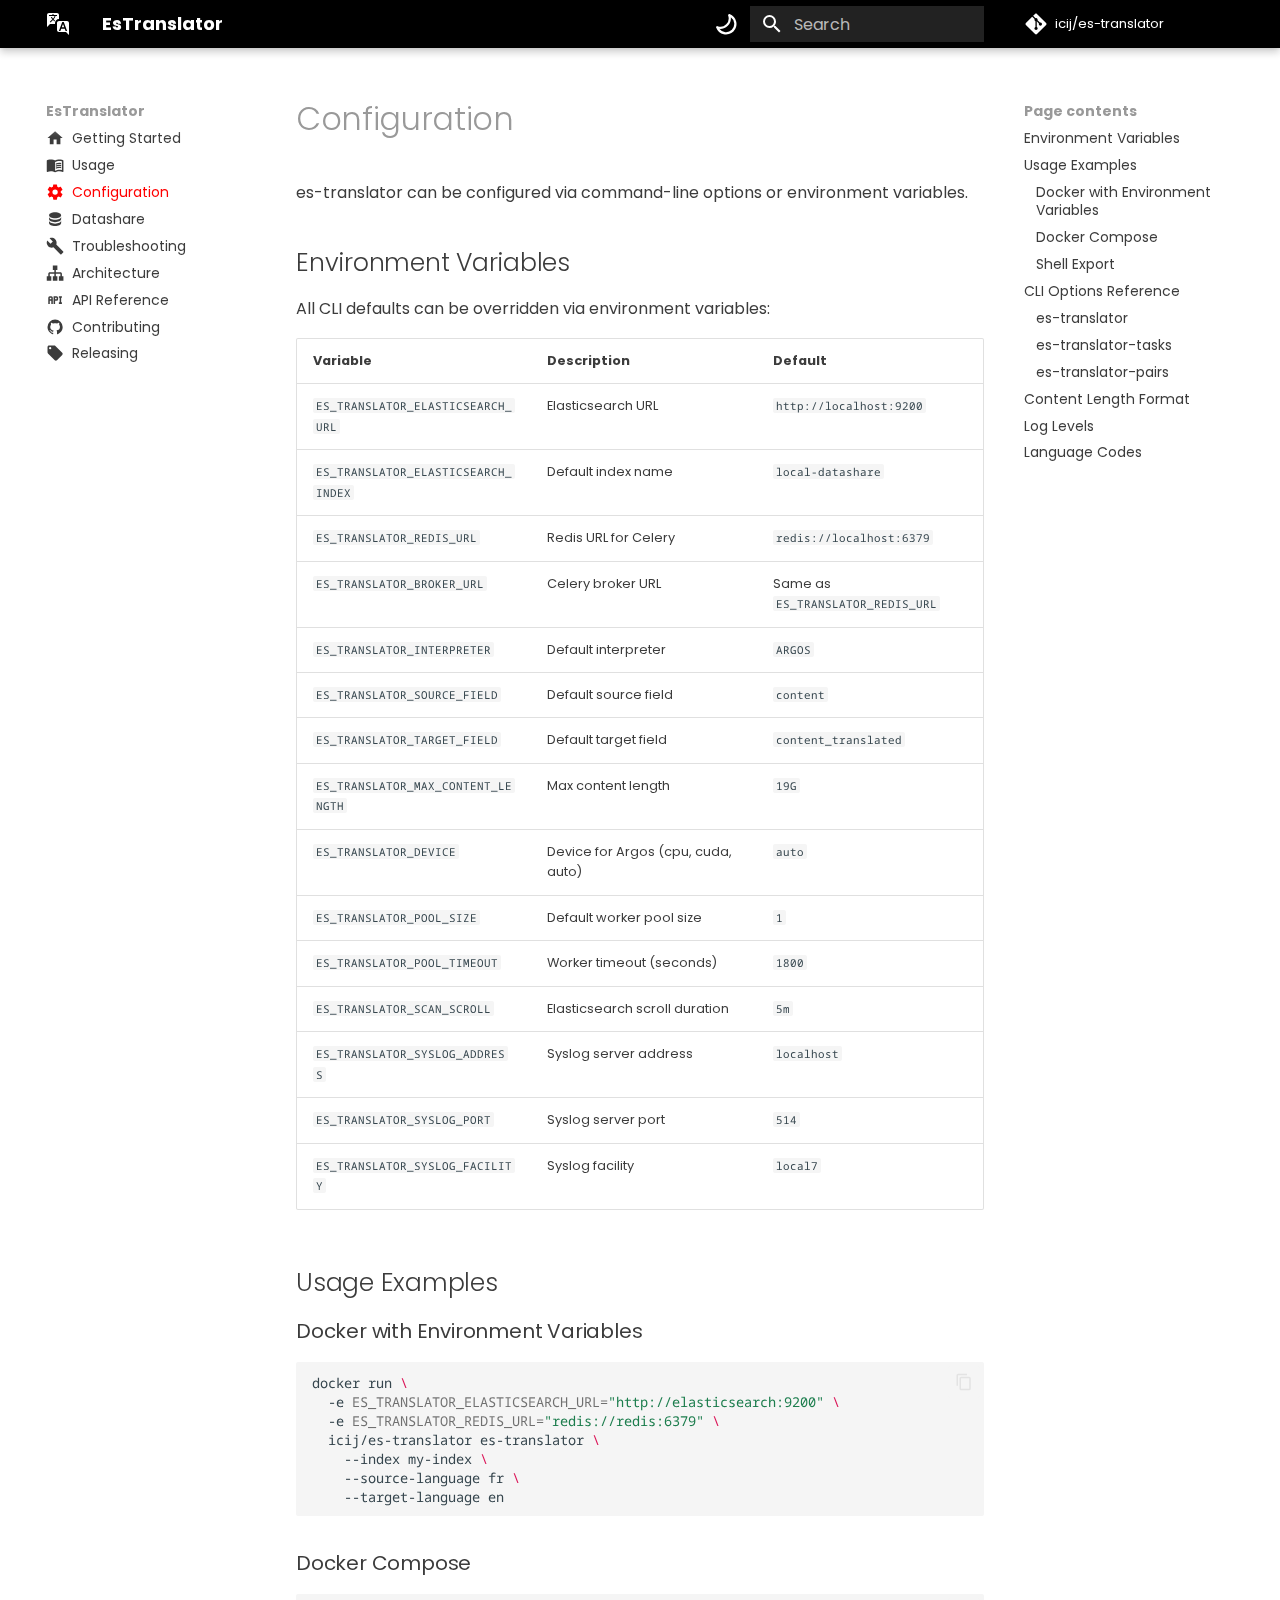
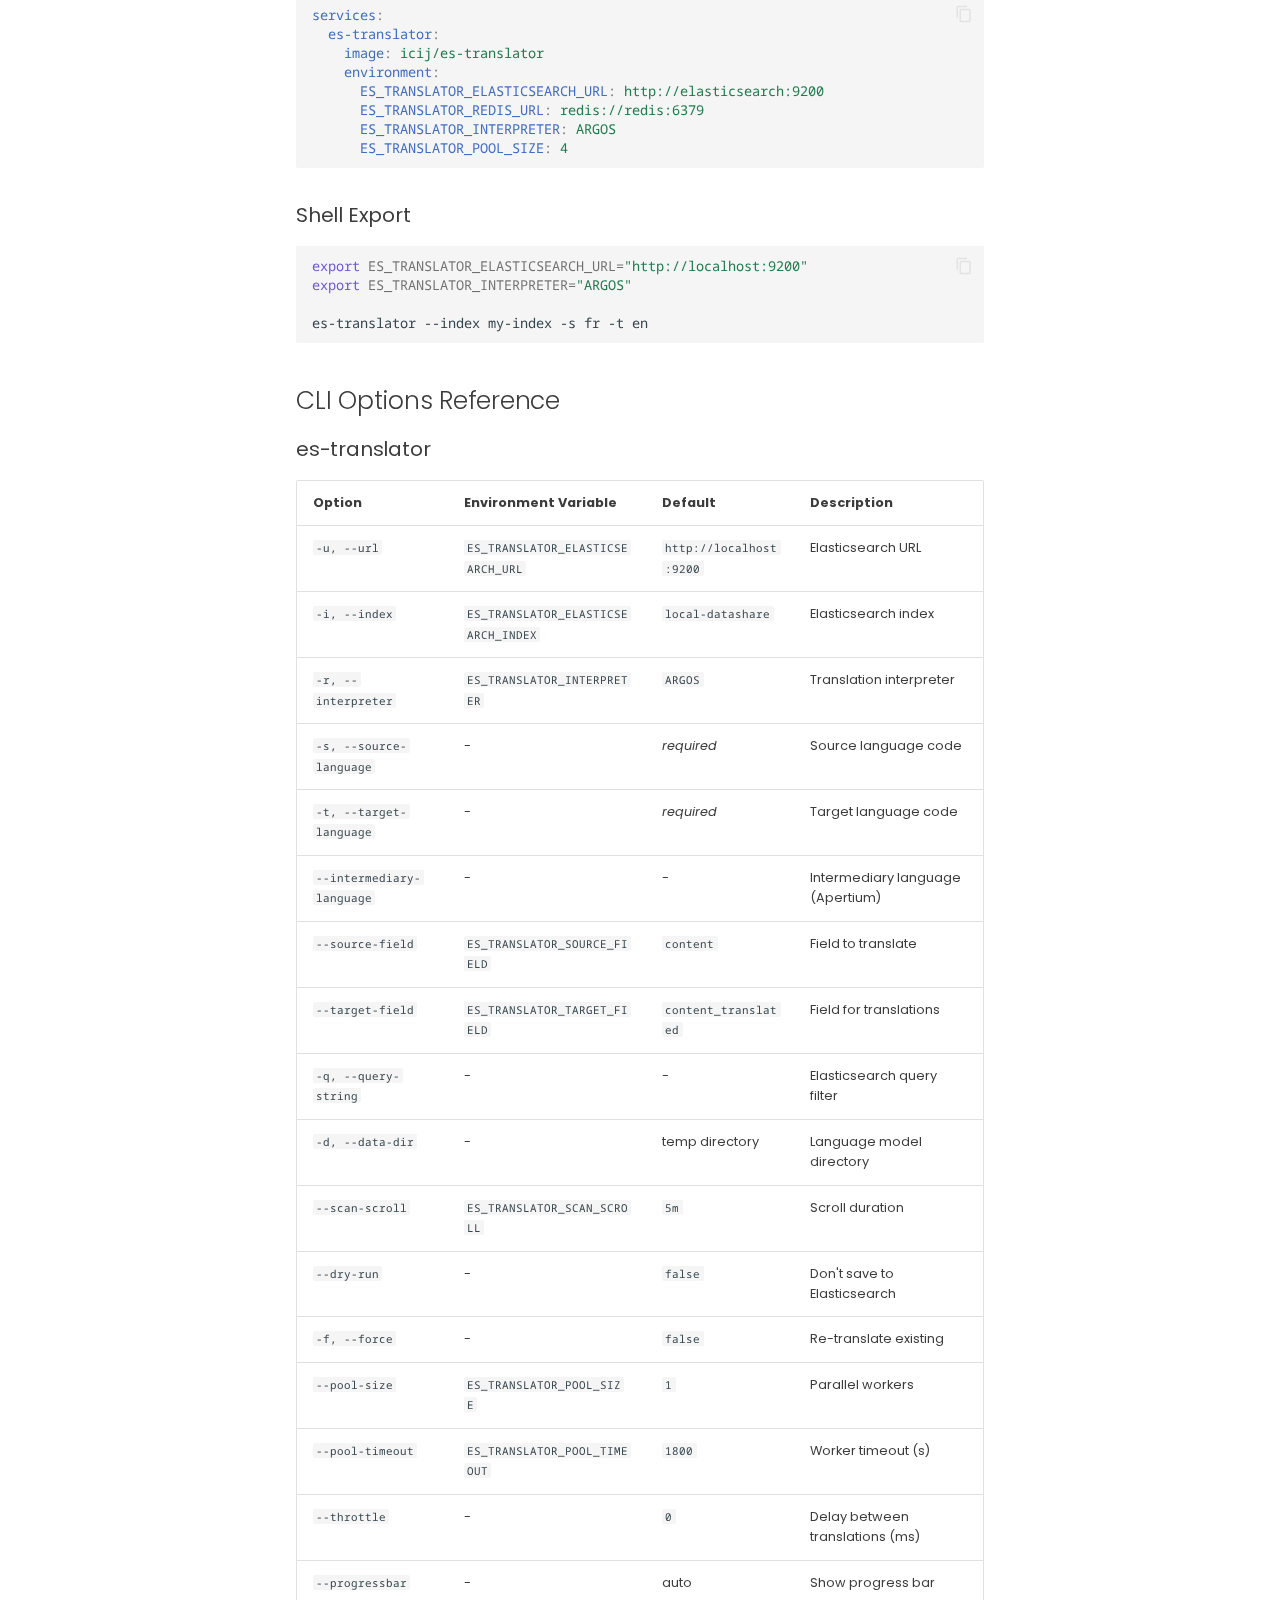
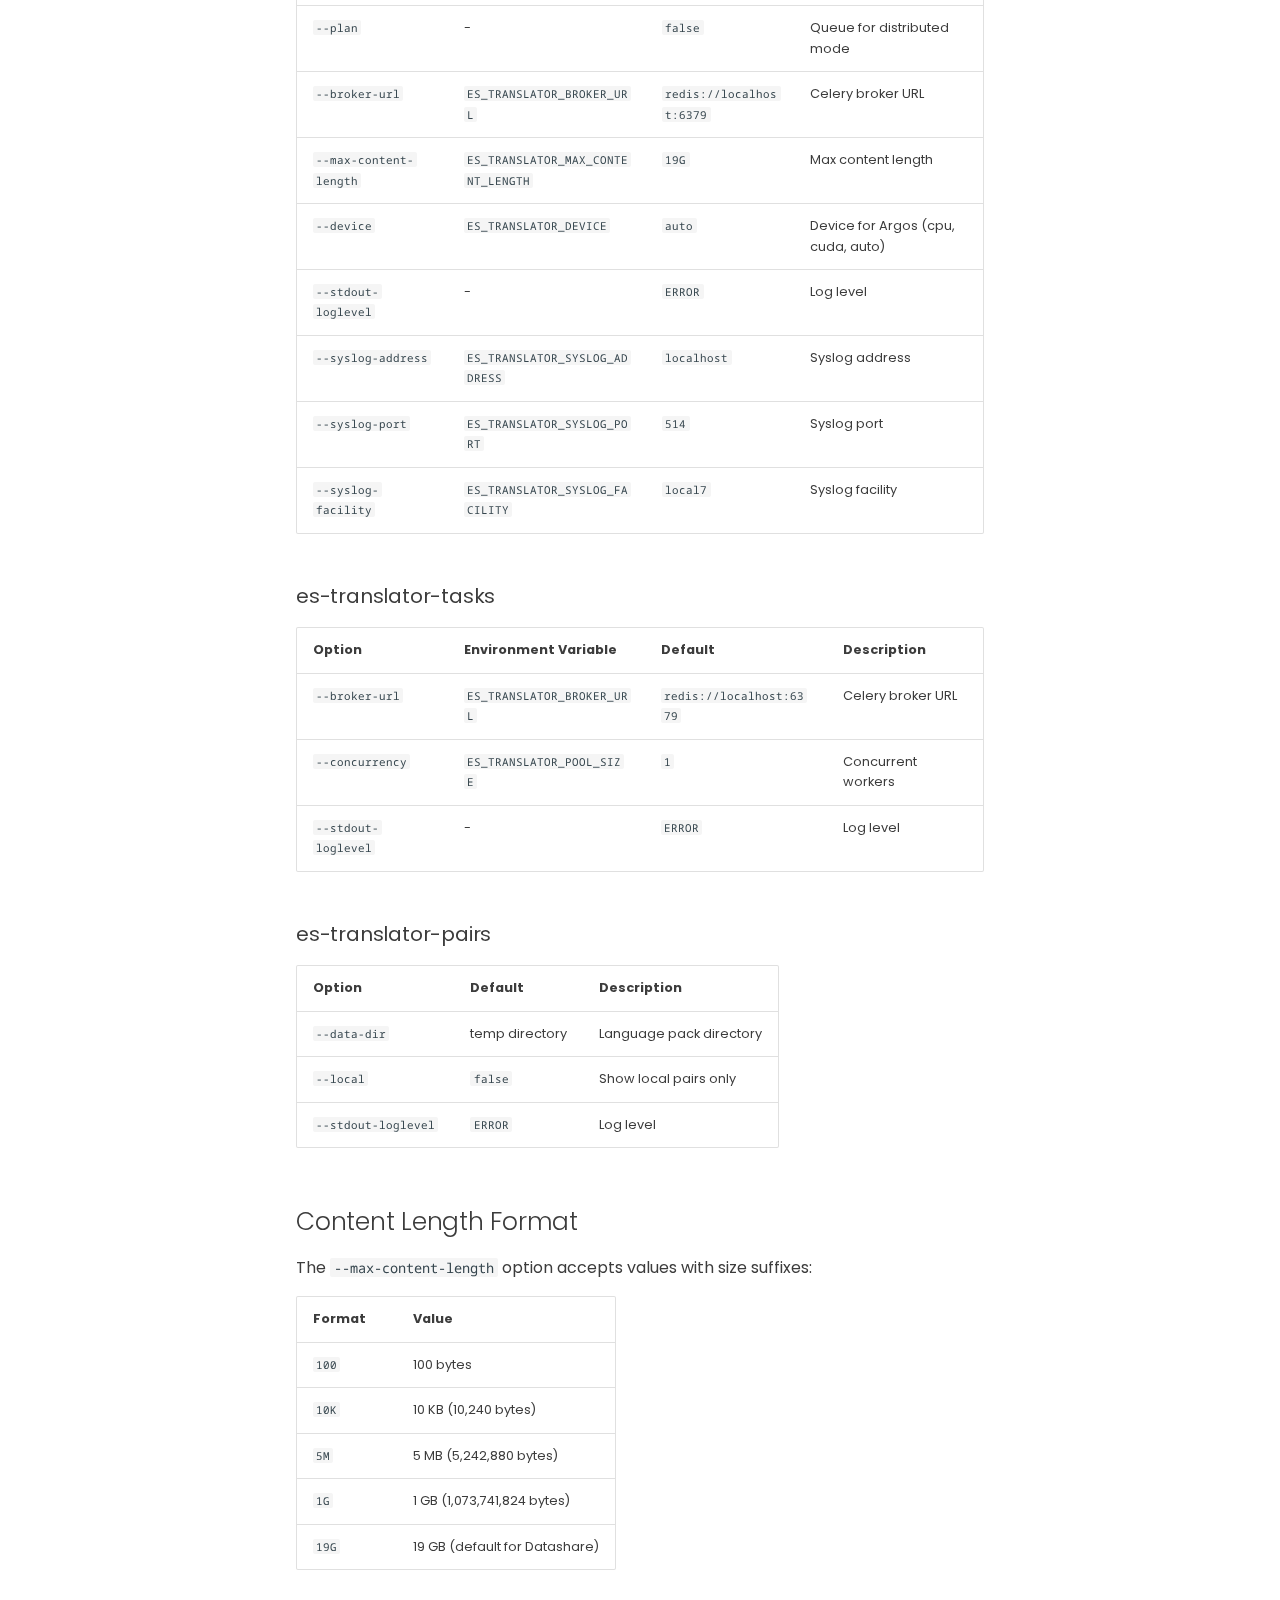
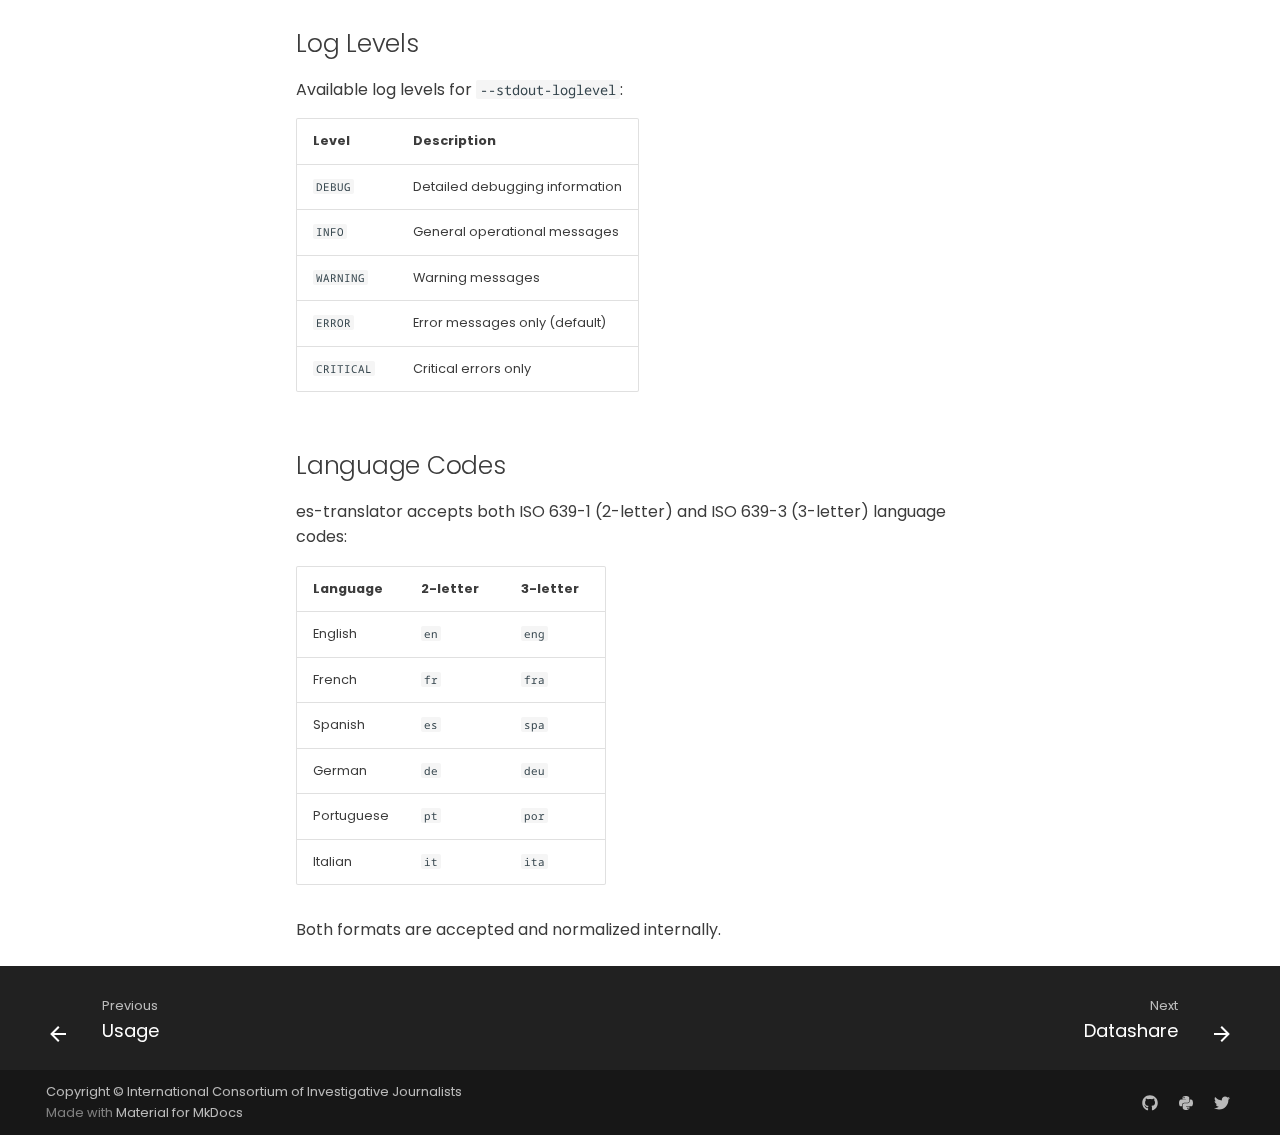
<file: configuration/index.html>
<!doctype html><html lang=en class=no-js> <head><meta charset=utf-8><meta name=viewport content="width=device-width,initial-scale=1"><meta name=description content="A lazy yet bulletproof machine translation tool for Elastichsearch."><link href=../usage/ rel=prev><link href=../datashare/ rel=next><link rel=icon href=../None><meta name=generator content="mkdocs-1.6.1, mkdocs-material-9.7.0"><title>Configuration - EsTranslator</title><link rel=stylesheet href=../assets/stylesheets/main.618322db.min.css><link rel=stylesheet href=../assets/stylesheets/palette.ab4e12ef.min.css><link rel=preconnect href=https://fonts.gstatic.com crossorigin><link rel=stylesheet href="https://fonts.googleapis.com/css?family=Poppins:300,300i,400,400i,700,700i%7CNoto+Sans+Mono:400,400i,700,700i&display=fallback"><style>:root{--md-text-font:"Poppins";--md-code-font:"Noto Sans Mono"}</style><link rel=stylesheet href=../assets/_mkdocstrings.css><link rel=stylesheet href=../stylesheets/extra.css><script>__md_scope=new URL("..",location),__md_hash=e=>[...e].reduce(((e,_)=>(e<<5)-e+_.charCodeAt(0)),0),__md_get=(e,_=localStorage,t=__md_scope)=>JSON.parse(_.getItem(t.pathname+"."+e)),__md_set=(e,_,t=localStorage,a=__md_scope)=>{try{t.setItem(a.pathname+"."+e,JSON.stringify(_))}catch(e){}}</script></head> <body dir=ltr data-md-color-scheme=icij-light data-md-color-primary=indigo data-md-color-accent=indigo> <input class=md-toggle data-md-toggle=drawer type=checkbox id=__drawer autocomplete=off> <input class=md-toggle data-md-toggle=search type=checkbox id=__search autocomplete=off> <label class=md-overlay for=__drawer></label> <div data-md-component=skip> <a href=#configuration class=md-skip> Skip to content </a> </div> <div data-md-component=announce> </div> <header class="md-header md-header--shadow" data-md-component=header> <nav class="md-header__inner md-grid" aria-label=Header> <a href=.. title=EsTranslator class="md-header__button md-logo" aria-label=EsTranslator data-md-component=logo> <svg xmlns=http://www.w3.org/2000/svg viewbox="0 0 24 24"><path d="M11 1H3c-1.1 0-2 .9-2 2v12l3-3h5v-1c0-2.2 1.79-4 4-4V3c0-1.1-.9-2-2-2m0 3H9.5c-.34 1.19-.96 2.3-1.82 3.26l-.02.02 1.26 1.25-.37 1.01L7 8l-2.5 2.5-.69-.73 2.53-2.49A8.6 8.6 0 0 1 4.86 5h.99c.31.6.69 1.17 1.15 1.68A7.7 7.7 0 0 0 8.57 4H3V3h3.5V2h1v1H11zm10 5h-8c-1.1 0-2 .9-2 2v7c0 1.1.9 2 2 2h7l3 3V11c0-1.1-.9-2-2-2m-1.37 10-.85-2.25h-3.56L14.38 19h-1.5l3.37-9h1.5l3.38 9zM17 12l1.22 3.25h-2.43z"/></svg> </a> <label class="md-header__button md-icon" for=__drawer> <svg xmlns=http://www.w3.org/2000/svg viewbox="0 0 24 24"><path d="M3 6h18v2H3zm0 5h18v2H3zm0 5h18v2H3z"/></svg> </label> <div class=md-header__title data-md-component=header-title> <div class=md-header__ellipsis> <div class=md-header__topic> <span class=md-ellipsis> EsTranslator </span> </div> <div class=md-header__topic data-md-component=header-topic> <span class=md-ellipsis> Configuration </span> </div> </div> </div> <form class=md-header__option data-md-component=palette> <input class=md-option data-md-color-media="(prefers-color-scheme: light)" data-md-color-scheme=icij-light data-md-color-primary=indigo data-md-color-accent=indigo aria-label="Switch to dark theme" type=radio name=__palette id=__palette_0> <label class="md-header__button md-icon" title="Switch to dark theme" for=__palette_1 hidden> <svg xmlns=http://www.w3.org/2000/svg viewbox="0 0 16 16"><path d="M9.598 1.591a.75.75 0 0 1 .785-.175 7.001 7.001 0 1 1-8.967 8.967.75.75 0 0 1 .961-.96 5.5 5.5 0 0 0 7.046-7.046.75.75 0 0 1 .175-.786m1.616 1.945a7 7 0 0 1-7.678 7.678 5.499 5.499 0 1 0 7.678-7.678"/></svg> </label> <input class=md-option data-md-color-media="(prefers-color-scheme: dark)" data-md-color-scheme=icij-dark data-md-color-primary=indigo data-md-color-accent=indigo aria-label="Switch to light theme" type=radio name=__palette id=__palette_1> <label class="md-header__button md-icon" title="Switch to light theme" for=__palette_0 hidden> <svg xmlns=http://www.w3.org/2000/svg viewbox="0 0 16 16"><path d="M8 12a4 4 0 1 1 0-8 4 4 0 0 1 0 8m0-1.5a2.5 2.5 0 1 0 0-5 2.5 2.5 0 0 0 0 5m5.657-8.157a.75.75 0 0 1 0 1.061l-1.061 1.06a.749.749 0 0 1-1.275-.326.75.75 0 0 1 .215-.734l1.06-1.06a.75.75 0 0 1 1.06 0Zm-9.193 9.193a.75.75 0 0 1 0 1.06l-1.06 1.061a.75.75 0 1 1-1.061-1.06l1.06-1.061a.75.75 0 0 1 1.061 0M8 0a.75.75 0 0 1 .75.75v1.5a.75.75 0 0 1-1.5 0V.75A.75.75 0 0 1 8 0M3 8a.75.75 0 0 1-.75.75H.75a.75.75 0 0 1 0-1.5h1.5A.75.75 0 0 1 3 8m13 0a.75.75 0 0 1-.75.75h-1.5a.75.75 0 0 1 0-1.5h1.5A.75.75 0 0 1 16 8m-8 5a.75.75 0 0 1 .75.75v1.5a.75.75 0 0 1-1.5 0v-1.5A.75.75 0 0 1 8 13m3.536-1.464a.75.75 0 0 1 1.06 0l1.061 1.06a.75.75 0 0 1-1.06 1.061l-1.061-1.06a.75.75 0 0 1 0-1.061M2.343 2.343a.75.75 0 0 1 1.061 0l1.06 1.061a.75.75 0 0 1-.018 1.042.75.75 0 0 1-1.042.018l-1.06-1.06a.75.75 0 0 1 0-1.06Z"/></svg> </label> </form> <script>var palette=__md_get("__palette");if(palette&&palette.color){if("(prefers-color-scheme)"===palette.color.media){var media=matchMedia("(prefers-color-scheme: light)"),input=document.querySelector(media.matches?"[data-md-color-media='(prefers-color-scheme: light)']":"[data-md-color-media='(prefers-color-scheme: dark)']");palette.color.media=input.getAttribute("data-md-color-media"),palette.color.scheme=input.getAttribute("data-md-color-scheme"),palette.color.primary=input.getAttribute("data-md-color-primary"),palette.color.accent=input.getAttribute("data-md-color-accent")}for(var[key,value]of Object.entries(palette.color))document.body.setAttribute("data-md-color-"+key,value)}</script> <label class="md-header__button md-icon" for=__search> <svg xmlns=http://www.w3.org/2000/svg viewbox="0 0 24 24"><path d="M9.5 3A6.5 6.5 0 0 1 16 9.5c0 1.61-.59 3.09-1.56 4.23l.27.27h.79l5 5-1.5 1.5-5-5v-.79l-.27-.27A6.52 6.52 0 0 1 9.5 16 6.5 6.5 0 0 1 3 9.5 6.5 6.5 0 0 1 9.5 3m0 2C7 5 5 7 5 9.5S7 14 9.5 14 14 12 14 9.5 12 5 9.5 5"/></svg> </label> <div class=md-search data-md-component=search role=dialog> <label class=md-search__overlay for=__search></label> <div class=md-search__inner role=search> <form class=md-search__form name=search> <input type=text class=md-search__input name=query aria-label=Search placeholder=Search autocapitalize=off autocorrect=off autocomplete=off spellcheck=false data-md-component=search-query required> <label class="md-search__icon md-icon" for=__search> <svg xmlns=http://www.w3.org/2000/svg viewbox="0 0 24 24"><path d="M9.5 3A6.5 6.5 0 0 1 16 9.5c0 1.61-.59 3.09-1.56 4.23l.27.27h.79l5 5-1.5 1.5-5-5v-.79l-.27-.27A6.52 6.52 0 0 1 9.5 16 6.5 6.5 0 0 1 3 9.5 6.5 6.5 0 0 1 9.5 3m0 2C7 5 5 7 5 9.5S7 14 9.5 14 14 12 14 9.5 12 5 9.5 5"/></svg> <svg xmlns=http://www.w3.org/2000/svg viewbox="0 0 24 24"><path d="M20 11v2H8l5.5 5.5-1.42 1.42L4.16 12l7.92-7.92L13.5 5.5 8 11z"/></svg> </label> <nav class=md-search__options aria-label=Search> <a href=javascript:void(0) class="md-search__icon md-icon" title=Share aria-label=Share data-clipboard data-clipboard-text data-md-component=search-share tabindex=-1> <svg xmlns=http://www.w3.org/2000/svg viewbox="0 0 24 24"><path d="M18 16.08c-.76 0-1.44.3-1.96.77L8.91 12.7c.05-.23.09-.46.09-.7s-.04-.47-.09-.7l7.05-4.11c.54.5 1.25.81 2.04.81a3 3 0 0 0 3-3 3 3 0 0 0-3-3 3 3 0 0 0-3 3c0 .24.04.47.09.7L8.04 9.81C7.5 9.31 6.79 9 6 9a3 3 0 0 0-3 3 3 3 0 0 0 3 3c.79 0 1.5-.31 2.04-.81l7.12 4.15c-.05.21-.08.43-.08.66 0 1.61 1.31 2.91 2.92 2.91s2.92-1.3 2.92-2.91A2.92 2.92 0 0 0 18 16.08"/></svg> </a> <button type=reset class="md-search__icon md-icon" title=Clear aria-label=Clear tabindex=-1> <svg xmlns=http://www.w3.org/2000/svg viewbox="0 0 24 24"><path d="M19 6.41 17.59 5 12 10.59 6.41 5 5 6.41 10.59 12 5 17.59 6.41 19 12 13.41 17.59 19 19 17.59 13.41 12z"/></svg> </button> </nav> <div class=md-search__suggest data-md-component=search-suggest></div> </form> <div class=md-search__output> <div class=md-search__scrollwrap tabindex=0 data-md-scrollfix> <div class=md-search-result data-md-component=search-result> <div class=md-search-result__meta> Initializing search </div> <ol class=md-search-result__list role=presentation></ol> </div> </div> </div> </div> </div> <div class=md-header__source> <a href=https://github.com/icij/es-translator title="Go to repository" class=md-source data-md-component=source> <div class="md-source__icon md-icon"> <svg xmlns=http://www.w3.org/2000/svg viewbox="0 0 448 512"><!-- Font Awesome Free 7.1.0 by @fontawesome - https://fontawesome.com License - https://fontawesome.com/license/free (Icons: CC BY 4.0, Fonts: SIL OFL 1.1, Code: MIT License) Copyright 2025 Fonticons, Inc.--><path d="M439.6 236.1 244 40.5c-5.4-5.5-12.8-8.5-20.4-8.5s-15 3-20.4 8.4L162.5 81l51.5 51.5c27.1-9.1 52.7 16.8 43.4 43.7l49.7 49.7c34.2-11.8 61.2 31 35.5 56.7-26.5 26.5-70.2-2.9-56-37.3L240.3 199v121.9c25.3 12.5 22.3 41.8 9.1 55-6.4 6.4-15.2 10.1-24.3 10.1s-17.8-3.6-24.3-10.1c-17.6-17.6-11.1-46.9 11.2-56v-123c-20.8-8.5-24.6-30.7-18.6-45L142.6 101 8.5 235.1C3 240.6 0 247.9 0 255.5s3 15 8.5 20.4l195.6 195.7c5.4 5.4 12.7 8.4 20.4 8.4s15-3 20.4-8.4l194.7-194.7c5.4-5.4 8.4-12.8 8.4-20.4s-3-15-8.4-20.4"/></svg> </div> <div class=md-source__repository> icij/es-translator </div> </a> </div> </nav> </header> <div class=md-container data-md-component=container> <main class=md-main data-md-component=main> <div class="md-main__inner md-grid"> <div class="md-sidebar md-sidebar--primary" data-md-component=sidebar data-md-type=navigation> <div class=md-sidebar__scrollwrap> <div class=md-sidebar__inner> <nav class="md-nav md-nav--primary" aria-label=Navigation data-md-level=0> <label class=md-nav__title for=__drawer> <a href=.. title=EsTranslator class="md-nav__button md-logo" aria-label=EsTranslator data-md-component=logo> <svg xmlns=http://www.w3.org/2000/svg viewbox="0 0 24 24"><path d="M11 1H3c-1.1 0-2 .9-2 2v12l3-3h5v-1c0-2.2 1.79-4 4-4V3c0-1.1-.9-2-2-2m0 3H9.5c-.34 1.19-.96 2.3-1.82 3.26l-.02.02 1.26 1.25-.37 1.01L7 8l-2.5 2.5-.69-.73 2.53-2.49A8.6 8.6 0 0 1 4.86 5h.99c.31.6.69 1.17 1.15 1.68A7.7 7.7 0 0 0 8.57 4H3V3h3.5V2h1v1H11zm10 5h-8c-1.1 0-2 .9-2 2v7c0 1.1.9 2 2 2h7l3 3V11c0-1.1-.9-2-2-2m-1.37 10-.85-2.25h-3.56L14.38 19h-1.5l3.37-9h1.5l3.38 9zM17 12l1.22 3.25h-2.43z"/></svg> </a> EsTranslator </label> <div class=md-nav__source> <a href=https://github.com/icij/es-translator title="Go to repository" class=md-source data-md-component=source> <div class="md-source__icon md-icon"> <svg xmlns=http://www.w3.org/2000/svg viewbox="0 0 448 512"><!-- Font Awesome Free 7.1.0 by @fontawesome - https://fontawesome.com License - https://fontawesome.com/license/free (Icons: CC BY 4.0, Fonts: SIL OFL 1.1, Code: MIT License) Copyright 2025 Fonticons, Inc.--><path d="M439.6 236.1 244 40.5c-5.4-5.5-12.8-8.5-20.4-8.5s-15 3-20.4 8.4L162.5 81l51.5 51.5c27.1-9.1 52.7 16.8 43.4 43.7l49.7 49.7c34.2-11.8 61.2 31 35.5 56.7-26.5 26.5-70.2-2.9-56-37.3L240.3 199v121.9c25.3 12.5 22.3 41.8 9.1 55-6.4 6.4-15.2 10.1-24.3 10.1s-17.8-3.6-24.3-10.1c-17.6-17.6-11.1-46.9 11.2-56v-123c-20.8-8.5-24.6-30.7-18.6-45L142.6 101 8.5 235.1C3 240.6 0 247.9 0 255.5s3 15 8.5 20.4l195.6 195.7c5.4 5.4 12.7 8.4 20.4 8.4s15-3 20.4-8.4l194.7-194.7c5.4-5.4 8.4-12.8 8.4-20.4s-3-15-8.4-20.4"/></svg> </div> <div class=md-source__repository> icij/es-translator </div> </a> </div> <ul class=md-nav__list data-md-scrollfix> <li class=md-nav__item> <a href=.. class=md-nav__link> <svg xmlns=http://www.w3.org/2000/svg viewbox="0 0 24 24"><path d="M10 20v-6h4v6h5v-8h3L12 3 2 12h3v8z"/></svg> <span class=md-ellipsis> Getting Started </span> </a> </li> <li class=md-nav__item> <a href=../usage/ class=md-nav__link> <svg xmlns=http://www.w3.org/2000/svg viewbox="0 0 24 24"><path d="M12 21.5c-1.35-.85-3.8-1.5-5.5-1.5-1.65 0-3.35.3-4.75 1.05-.1.05-.15.05-.25.05-.25 0-.5-.25-.5-.5V6c.6-.45 1.25-.75 2-1 1.11-.35 2.33-.5 3.5-.5 1.95 0 4.05.4 5.5 1.5 1.45-1.1 3.55-1.5 5.5-1.5 1.17 0 2.39.15 3.5.5.75.25 1.4.55 2 1v14.6c0 .25-.25.5-.5.5-.1 0-.15 0-.25-.05-1.4-.75-3.1-1.05-4.75-1.05-1.7 0-4.15.65-5.5 1.5M12 8v11.5c1.35-.85 3.8-1.5 5.5-1.5 1.2 0 2.4.15 3.5.5V7c-1.1-.35-2.3-.5-3.5-.5-1.7 0-4.15.65-5.5 1.5m1 3.5c1.11-.68 2.6-1 4.5-1 .91 0 1.76.09 2.5.28V9.23c-.87-.15-1.71-.23-2.5-.23q-2.655 0-4.5.84zm4.5.17c-1.71 0-3.21.26-4.5.79v1.69c1.11-.65 2.6-.99 4.5-.99 1.04 0 1.88.08 2.5.24v-1.5c-.87-.16-1.71-.23-2.5-.23m2.5 2.9c-.87-.16-1.71-.24-2.5-.24-1.83 0-3.33.27-4.5.8v1.69c1.11-.66 2.6-.99 4.5-.99 1.04 0 1.88.08 2.5.24z"/></svg> <span class=md-ellipsis> Usage </span> </a> </li> <li class="md-nav__item md-nav__item--active"> <input class="md-nav__toggle md-toggle" type=checkbox id=__toc> <label class="md-nav__link md-nav__link--active" for=__toc> <svg xmlns=http://www.w3.org/2000/svg viewbox="0 0 24 24"><path d="M12 15.5A3.5 3.5 0 0 1 8.5 12 3.5 3.5 0 0 1 12 8.5a3.5 3.5 0 0 1 3.5 3.5 3.5 3.5 0 0 1-3.5 3.5m7.43-2.53c.04-.32.07-.64.07-.97s-.03-.66-.07-1l2.11-1.63c.19-.15.24-.42.12-.64l-2-3.46c-.12-.22-.39-.31-.61-.22l-2.49 1c-.52-.39-1.06-.73-1.69-.98l-.37-2.65A.506.506 0 0 0 14 2h-4c-.25 0-.46.18-.5.42l-.37 2.65c-.63.25-1.17.59-1.69.98l-2.49-1c-.22-.09-.49 0-.61.22l-2 3.46c-.13.22-.07.49.12.64L4.57 11c-.04.34-.07.67-.07 1s.03.65.07.97l-2.11 1.66c-.19.15-.25.42-.12.64l2 3.46c.12.22.39.3.61.22l2.49-1.01c.52.4 1.06.74 1.69.99l.37 2.65c.04.24.25.42.5.42h4c.25 0 .46-.18.5-.42l.37-2.65c.63-.26 1.17-.59 1.69-.99l2.49 1.01c.22.08.49 0 .61-.22l2-3.46c.12-.22.07-.49-.12-.64z"/></svg> <span class=md-ellipsis> Configuration </span> <span class="md-nav__icon md-icon"></span> </label> <a href=./ class="md-nav__link md-nav__link--active"> <svg xmlns=http://www.w3.org/2000/svg viewbox="0 0 24 24"><path d="M12 15.5A3.5 3.5 0 0 1 8.5 12 3.5 3.5 0 0 1 12 8.5a3.5 3.5 0 0 1 3.5 3.5 3.5 3.5 0 0 1-3.5 3.5m7.43-2.53c.04-.32.07-.64.07-.97s-.03-.66-.07-1l2.11-1.63c.19-.15.24-.42.12-.64l-2-3.46c-.12-.22-.39-.31-.61-.22l-2.49 1c-.52-.39-1.06-.73-1.69-.98l-.37-2.65A.506.506 0 0 0 14 2h-4c-.25 0-.46.18-.5.42l-.37 2.65c-.63.25-1.17.59-1.69.98l-2.49-1c-.22-.09-.49 0-.61.22l-2 3.46c-.13.22-.07.49.12.64L4.57 11c-.04.34-.07.67-.07 1s.03.65.07.97l-2.11 1.66c-.19.15-.25.42-.12.64l2 3.46c.12.22.39.3.61.22l2.49-1.01c.52.4 1.06.74 1.69.99l.37 2.65c.04.24.25.42.5.42h4c.25 0 .46-.18.5-.42l.37-2.65c.63-.26 1.17-.59 1.69-.99l2.49 1.01c.22.08.49 0 .61-.22l2-3.46c.12-.22.07-.49-.12-.64z"/></svg> <span class=md-ellipsis> Configuration </span> </a> <nav class="md-nav md-nav--secondary" aria-label="Page contents"> <label class=md-nav__title for=__toc> <span class="md-nav__icon md-icon"></span> Page contents </label> <ul class=md-nav__list data-md-component=toc data-md-scrollfix> <li class=md-nav__item> <a href=#environment-variables class=md-nav__link> <span class=md-ellipsis> Environment Variables </span> </a> </li> <li class=md-nav__item> <a href=#usage-examples class=md-nav__link> <span class=md-ellipsis> Usage Examples </span> </a> <nav class=md-nav aria-label="Usage Examples"> <ul class=md-nav__list> <li class=md-nav__item> <a href=#docker-with-environment-variables class=md-nav__link> <span class=md-ellipsis> Docker with Environment Variables </span> </a> </li> <li class=md-nav__item> <a href=#docker-compose class=md-nav__link> <span class=md-ellipsis> Docker Compose </span> </a> </li> <li class=md-nav__item> <a href=#shell-export class=md-nav__link> <span class=md-ellipsis> Shell Export </span> </a> </li> </ul> </nav> </li> <li class=md-nav__item> <a href=#cli-options-reference class=md-nav__link> <span class=md-ellipsis> CLI Options Reference </span> </a> <nav class=md-nav aria-label="CLI Options Reference"> <ul class=md-nav__list> <li class=md-nav__item> <a href=#es-translator class=md-nav__link> <span class=md-ellipsis> es-translator </span> </a> </li> <li class=md-nav__item> <a href=#es-translator-tasks class=md-nav__link> <span class=md-ellipsis> es-translator-tasks </span> </a> </li> <li class=md-nav__item> <a href=#es-translator-pairs class=md-nav__link> <span class=md-ellipsis> es-translator-pairs </span> </a> </li> </ul> </nav> </li> <li class=md-nav__item> <a href=#content-length-format class=md-nav__link> <span class=md-ellipsis> Content Length Format </span> </a> </li> <li class=md-nav__item> <a href=#log-levels class=md-nav__link> <span class=md-ellipsis> Log Levels </span> </a> </li> <li class=md-nav__item> <a href=#language-codes class=md-nav__link> <span class=md-ellipsis> Language Codes </span> </a> </li> </ul> </nav> </li> <li class=md-nav__item> <a href=../datashare/ class=md-nav__link> <svg xmlns=http://www.w3.org/2000/svg viewbox="0 0 24 24"><path d="M12 3C7.58 3 4 4.79 4 7s3.58 4 8 4 8-1.79 8-4-3.58-4-8-4M4 9v3c0 2.21 3.58 4 8 4s8-1.79 8-4V9c0 2.21-3.58 4-8 4s-8-1.79-8-4m0 5v3c0 2.21 3.58 4 8 4s8-1.79 8-4v-3c0 2.21-3.58 4-8 4s-8-1.79-8-4"/></svg> <span class=md-ellipsis> Datashare </span> </a> </li> <li class=md-nav__item> <a href=../troubleshooting/ class=md-nav__link> <svg xmlns=http://www.w3.org/2000/svg viewbox="0 0 24 24"><path d="m22.7 19-9.1-9.1c.9-2.3.4-5-1.5-6.9-2-2-5-2.4-7.4-1.3L9 6 6 9 1.6 4.7C.4 7.1.9 10.1 2.9 12.1c1.9 1.9 4.6 2.4 6.9 1.5l9.1 9.1c.4.4 1 .4 1.4 0l2.3-2.3c.5-.4.5-1.1.1-1.4"/></svg> <span class=md-ellipsis> Troubleshooting </span> </a> </li> <li class=md-nav__item> <a href=../architecture/ class=md-nav__link> <svg xmlns=http://www.w3.org/2000/svg viewbox="0 0 24 24"><path d="M9 2v6h2v3H5c-1.11 0-2 .89-2 2v3H1v6h6v-6H5v-3h6v3H9v6h6v-6h-2v-3h6v3h-2v6h6v-6h-2v-3c0-1.11-.89-2-2-2h-6V8h2V2z"/></svg> <span class=md-ellipsis> Architecture </span> </a> </li> <li class=md-nav__item> <a href=../api/ class=md-nav__link> <svg xmlns=http://www.w3.org/2000/svg viewbox="0 0 24 24"><path d="M7 7H5a2 2 0 0 0-2 2v8h2v-4h2v4h2V9a2 2 0 0 0-2-2m0 4H5V9h2m7-2h-4v10h2v-4h2a2 2 0 0 0 2-2V9a2 2 0 0 0-2-2m0 4h-2V9h2m6 0v6h1v2h-4v-2h1V9h-1V7h4v2Z"/></svg> <span class=md-ellipsis> API Reference </span> </a> </li> <li class=md-nav__item> <a href=../contributing/ class=md-nav__link> <svg xmlns=http://www.w3.org/2000/svg viewbox="0 0 24 24"><path d="M12 2A10 10 0 0 0 2 12c0 4.42 2.87 8.17 6.84 9.5.5.08.66-.23.66-.5v-1.69c-2.77.6-3.36-1.34-3.36-1.34-.46-1.16-1.11-1.47-1.11-1.47-.91-.62.07-.6.07-.6 1 .07 1.53 1.03 1.53 1.03.87 1.52 2.34 1.07 2.91.83.09-.65.35-1.09.63-1.34-2.22-.25-4.55-1.11-4.55-4.92 0-1.11.38-2 1.03-2.71-.1-.25-.45-1.29.1-2.64 0 0 .84-.27 2.75 1.02.79-.22 1.65-.33 2.5-.33s1.71.11 2.5.33c1.91-1.29 2.75-1.02 2.75-1.02.55 1.35.2 2.39.1 2.64.65.71 1.03 1.6 1.03 2.71 0 3.82-2.34 4.66-4.57 4.91.36.31.69.92.69 1.85V21c0 .27.16.59.67.5C19.14 20.16 22 16.42 22 12A10 10 0 0 0 12 2"/></svg> <span class=md-ellipsis> Contributing </span> </a> </li> <li class=md-nav__item> <a href=../releasing/ class=md-nav__link> <svg xmlns=http://www.w3.org/2000/svg viewbox="0 0 24 24"><path d="M5.5 7A1.5 1.5 0 0 1 4 5.5 1.5 1.5 0 0 1 5.5 4 1.5 1.5 0 0 1 7 5.5 1.5 1.5 0 0 1 5.5 7m15.91 4.58-9-9C12.05 2.22 11.55 2 11 2H4c-1.11 0-2 .89-2 2v7c0 .55.22 1.05.59 1.41l8.99 9c.37.36.87.59 1.42.59s1.05-.23 1.41-.59l7-7c.37-.36.59-.86.59-1.41 0-.56-.23-1.06-.59-1.42"/></svg> <span class=md-ellipsis> Releasing </span> </a> </li> </ul> </nav> </div> </div> </div> <div class="md-sidebar md-sidebar--secondary" data-md-component=sidebar data-md-type=toc> <div class=md-sidebar__scrollwrap> <div class=md-sidebar__inner> <nav class="md-nav md-nav--secondary" aria-label="Page contents"> <label class=md-nav__title for=__toc> <span class="md-nav__icon md-icon"></span> Page contents </label> <ul class=md-nav__list data-md-component=toc data-md-scrollfix> <li class=md-nav__item> <a href=#environment-variables class=md-nav__link> <span class=md-ellipsis> Environment Variables </span> </a> </li> <li class=md-nav__item> <a href=#usage-examples class=md-nav__link> <span class=md-ellipsis> Usage Examples </span> </a> <nav class=md-nav aria-label="Usage Examples"> <ul class=md-nav__list> <li class=md-nav__item> <a href=#docker-with-environment-variables class=md-nav__link> <span class=md-ellipsis> Docker with Environment Variables </span> </a> </li> <li class=md-nav__item> <a href=#docker-compose class=md-nav__link> <span class=md-ellipsis> Docker Compose </span> </a> </li> <li class=md-nav__item> <a href=#shell-export class=md-nav__link> <span class=md-ellipsis> Shell Export </span> </a> </li> </ul> </nav> </li> <li class=md-nav__item> <a href=#cli-options-reference class=md-nav__link> <span class=md-ellipsis> CLI Options Reference </span> </a> <nav class=md-nav aria-label="CLI Options Reference"> <ul class=md-nav__list> <li class=md-nav__item> <a href=#es-translator class=md-nav__link> <span class=md-ellipsis> es-translator </span> </a> </li> <li class=md-nav__item> <a href=#es-translator-tasks class=md-nav__link> <span class=md-ellipsis> es-translator-tasks </span> </a> </li> <li class=md-nav__item> <a href=#es-translator-pairs class=md-nav__link> <span class=md-ellipsis> es-translator-pairs </span> </a> </li> </ul> </nav> </li> <li class=md-nav__item> <a href=#content-length-format class=md-nav__link> <span class=md-ellipsis> Content Length Format </span> </a> </li> <li class=md-nav__item> <a href=#log-levels class=md-nav__link> <span class=md-ellipsis> Log Levels </span> </a> </li> <li class=md-nav__item> <a href=#language-codes class=md-nav__link> <span class=md-ellipsis> Language Codes </span> </a> </li> </ul> </nav> </div> </div> </div> <div class=md-content data-md-component=content> <article class="md-content__inner md-typeset"> <h1 id=configuration>Configuration<a class=headerlink href=#configuration title="Permanent link">&para;</a></h1> <p>es-translator can be configured via command-line options or environment variables.</p> <h2 id=environment-variables>Environment Variables<a class=headerlink href=#environment-variables title="Permanent link">&para;</a></h2> <p>All CLI defaults can be overridden via environment variables:</p> <table> <thead> <tr> <th>Variable</th> <th>Description</th> <th>Default</th> </tr> </thead> <tbody> <tr> <td><code>ES_TRANSLATOR_ELASTICSEARCH_URL</code></td> <td>Elasticsearch URL</td> <td><code>http://localhost:9200</code></td> </tr> <tr> <td><code>ES_TRANSLATOR_ELASTICSEARCH_INDEX</code></td> <td>Default index name</td> <td><code>local-datashare</code></td> </tr> <tr> <td><code>ES_TRANSLATOR_REDIS_URL</code></td> <td>Redis URL for Celery</td> <td><code>redis://localhost:6379</code></td> </tr> <tr> <td><code>ES_TRANSLATOR_BROKER_URL</code></td> <td>Celery broker URL</td> <td>Same as <code>ES_TRANSLATOR_REDIS_URL</code></td> </tr> <tr> <td><code>ES_TRANSLATOR_INTERPRETER</code></td> <td>Default interpreter</td> <td><code>ARGOS</code></td> </tr> <tr> <td><code>ES_TRANSLATOR_SOURCE_FIELD</code></td> <td>Default source field</td> <td><code>content</code></td> </tr> <tr> <td><code>ES_TRANSLATOR_TARGET_FIELD</code></td> <td>Default target field</td> <td><code>content_translated</code></td> </tr> <tr> <td><code>ES_TRANSLATOR_MAX_CONTENT_LENGTH</code></td> <td>Max content length</td> <td><code>19G</code></td> </tr> <tr> <td><code>ES_TRANSLATOR_DEVICE</code></td> <td>Device for Argos (cpu, cuda, auto)</td> <td><code>auto</code></td> </tr> <tr> <td><code>ES_TRANSLATOR_POOL_SIZE</code></td> <td>Default worker pool size</td> <td><code>1</code></td> </tr> <tr> <td><code>ES_TRANSLATOR_POOL_TIMEOUT</code></td> <td>Worker timeout (seconds)</td> <td><code>1800</code></td> </tr> <tr> <td><code>ES_TRANSLATOR_SCAN_SCROLL</code></td> <td>Elasticsearch scroll duration</td> <td><code>5m</code></td> </tr> <tr> <td><code>ES_TRANSLATOR_SYSLOG_ADDRESS</code></td> <td>Syslog server address</td> <td><code>localhost</code></td> </tr> <tr> <td><code>ES_TRANSLATOR_SYSLOG_PORT</code></td> <td>Syslog server port</td> <td><code>514</code></td> </tr> <tr> <td><code>ES_TRANSLATOR_SYSLOG_FACILITY</code></td> <td>Syslog facility</td> <td><code>local7</code></td> </tr> </tbody> </table> <h2 id=usage-examples>Usage Examples<a class=headerlink href=#usage-examples title="Permanent link">&para;</a></h2> <h3 id=docker-with-environment-variables>Docker with Environment Variables<a class=headerlink href=#docker-with-environment-variables title="Permanent link">&para;</a></h3> <div class=highlight><pre><span></span><code>docker<span class=w> </span>run<span class=w> </span><span class=se>\</span>
<span class=w>  </span>-e<span class=w> </span><span class=nv>ES_TRANSLATOR_ELASTICSEARCH_URL</span><span class=o>=</span><span class=s2>&quot;http://elasticsearch:9200&quot;</span><span class=w> </span><span class=se>\</span>
<span class=w>  </span>-e<span class=w> </span><span class=nv>ES_TRANSLATOR_REDIS_URL</span><span class=o>=</span><span class=s2>&quot;redis://redis:6379&quot;</span><span class=w> </span><span class=se>\</span>
<span class=w>  </span>icij/es-translator<span class=w> </span>es-translator<span class=w> </span><span class=se>\</span>
<span class=w>    </span>--index<span class=w> </span>my-index<span class=w> </span><span class=se>\</span>
<span class=w>    </span>--source-language<span class=w> </span>fr<span class=w> </span><span class=se>\</span>
<span class=w>    </span>--target-language<span class=w> </span>en
</code></pre></div> <h3 id=docker-compose>Docker Compose<a class=headerlink href=#docker-compose title="Permanent link">&para;</a></h3> <div class=highlight><pre><span></span><code><span class=nt>services</span><span class=p>:</span>
<span class=w>  </span><span class=nt>es-translator</span><span class=p>:</span>
<span class=w>    </span><span class=nt>image</span><span class=p>:</span><span class=w> </span><span class="l l-Scalar l-Scalar-Plain">icij/es-translator</span>
<span class=w>    </span><span class=nt>environment</span><span class=p>:</span>
<span class=w>      </span><span class=nt>ES_TRANSLATOR_ELASTICSEARCH_URL</span><span class=p>:</span><span class=w> </span><span class="l l-Scalar l-Scalar-Plain">http://elasticsearch:9200</span>
<span class=w>      </span><span class=nt>ES_TRANSLATOR_REDIS_URL</span><span class=p>:</span><span class=w> </span><span class="l l-Scalar l-Scalar-Plain">redis://redis:6379</span>
<span class=w>      </span><span class=nt>ES_TRANSLATOR_INTERPRETER</span><span class=p>:</span><span class=w> </span><span class="l l-Scalar l-Scalar-Plain">ARGOS</span>
<span class=w>      </span><span class=nt>ES_TRANSLATOR_POOL_SIZE</span><span class=p>:</span><span class=w> </span><span class="l l-Scalar l-Scalar-Plain">4</span>
</code></pre></div> <h3 id=shell-export>Shell Export<a class=headerlink href=#shell-export title="Permanent link">&para;</a></h3> <div class=highlight><pre><span></span><code><span class=nb>export</span><span class=w> </span><span class=nv>ES_TRANSLATOR_ELASTICSEARCH_URL</span><span class=o>=</span><span class=s2>&quot;http://localhost:9200&quot;</span>
<span class=nb>export</span><span class=w> </span><span class=nv>ES_TRANSLATOR_INTERPRETER</span><span class=o>=</span><span class=s2>&quot;ARGOS&quot;</span>

es-translator<span class=w> </span>--index<span class=w> </span>my-index<span class=w> </span>-s<span class=w> </span>fr<span class=w> </span>-t<span class=w> </span>en
</code></pre></div> <h2 id=cli-options-reference>CLI Options Reference<a class=headerlink href=#cli-options-reference title="Permanent link">&para;</a></h2> <h3 id=es-translator>es-translator<a class=headerlink href=#es-translator title="Permanent link">&para;</a></h3> <table> <thead> <tr> <th>Option</th> <th>Environment Variable</th> <th>Default</th> <th>Description</th> </tr> </thead> <tbody> <tr> <td><code>-u, --url</code></td> <td><code>ES_TRANSLATOR_ELASTICSEARCH_URL</code></td> <td><code>http://localhost:9200</code></td> <td>Elasticsearch URL</td> </tr> <tr> <td><code>-i, --index</code></td> <td><code>ES_TRANSLATOR_ELASTICSEARCH_INDEX</code></td> <td><code>local-datashare</code></td> <td>Elasticsearch index</td> </tr> <tr> <td><code>-r, --interpreter</code></td> <td><code>ES_TRANSLATOR_INTERPRETER</code></td> <td><code>ARGOS</code></td> <td>Translation interpreter</td> </tr> <tr> <td><code>-s, --source-language</code></td> <td>-</td> <td><em>required</em></td> <td>Source language code</td> </tr> <tr> <td><code>-t, --target-language</code></td> <td>-</td> <td><em>required</em></td> <td>Target language code</td> </tr> <tr> <td><code>--intermediary-language</code></td> <td>-</td> <td>-</td> <td>Intermediary language (Apertium)</td> </tr> <tr> <td><code>--source-field</code></td> <td><code>ES_TRANSLATOR_SOURCE_FIELD</code></td> <td><code>content</code></td> <td>Field to translate</td> </tr> <tr> <td><code>--target-field</code></td> <td><code>ES_TRANSLATOR_TARGET_FIELD</code></td> <td><code>content_translated</code></td> <td>Field for translations</td> </tr> <tr> <td><code>-q, --query-string</code></td> <td>-</td> <td>-</td> <td>Elasticsearch query filter</td> </tr> <tr> <td><code>-d, --data-dir</code></td> <td>-</td> <td>temp directory</td> <td>Language model directory</td> </tr> <tr> <td><code>--scan-scroll</code></td> <td><code>ES_TRANSLATOR_SCAN_SCROLL</code></td> <td><code>5m</code></td> <td>Scroll duration</td> </tr> <tr> <td><code>--dry-run</code></td> <td>-</td> <td><code>false</code></td> <td>Don't save to Elasticsearch</td> </tr> <tr> <td><code>-f, --force</code></td> <td>-</td> <td><code>false</code></td> <td>Re-translate existing</td> </tr> <tr> <td><code>--pool-size</code></td> <td><code>ES_TRANSLATOR_POOL_SIZE</code></td> <td><code>1</code></td> <td>Parallel workers</td> </tr> <tr> <td><code>--pool-timeout</code></td> <td><code>ES_TRANSLATOR_POOL_TIMEOUT</code></td> <td><code>1800</code></td> <td>Worker timeout (s)</td> </tr> <tr> <td><code>--throttle</code></td> <td>-</td> <td><code>0</code></td> <td>Delay between translations (ms)</td> </tr> <tr> <td><code>--progressbar</code></td> <td>-</td> <td>auto</td> <td>Show progress bar</td> </tr> <tr> <td><code>--plan</code></td> <td>-</td> <td><code>false</code></td> <td>Queue for distributed mode</td> </tr> <tr> <td><code>--broker-url</code></td> <td><code>ES_TRANSLATOR_BROKER_URL</code></td> <td><code>redis://localhost:6379</code></td> <td>Celery broker URL</td> </tr> <tr> <td><code>--max-content-length</code></td> <td><code>ES_TRANSLATOR_MAX_CONTENT_LENGTH</code></td> <td><code>19G</code></td> <td>Max content length</td> </tr> <tr> <td><code>--device</code></td> <td><code>ES_TRANSLATOR_DEVICE</code></td> <td><code>auto</code></td> <td>Device for Argos (cpu, cuda, auto)</td> </tr> <tr> <td><code>--stdout-loglevel</code></td> <td>-</td> <td><code>ERROR</code></td> <td>Log level</td> </tr> <tr> <td><code>--syslog-address</code></td> <td><code>ES_TRANSLATOR_SYSLOG_ADDRESS</code></td> <td><code>localhost</code></td> <td>Syslog address</td> </tr> <tr> <td><code>--syslog-port</code></td> <td><code>ES_TRANSLATOR_SYSLOG_PORT</code></td> <td><code>514</code></td> <td>Syslog port</td> </tr> <tr> <td><code>--syslog-facility</code></td> <td><code>ES_TRANSLATOR_SYSLOG_FACILITY</code></td> <td><code>local7</code></td> <td>Syslog facility</td> </tr> </tbody> </table> <h3 id=es-translator-tasks>es-translator-tasks<a class=headerlink href=#es-translator-tasks title="Permanent link">&para;</a></h3> <table> <thead> <tr> <th>Option</th> <th>Environment Variable</th> <th>Default</th> <th>Description</th> </tr> </thead> <tbody> <tr> <td><code>--broker-url</code></td> <td><code>ES_TRANSLATOR_BROKER_URL</code></td> <td><code>redis://localhost:6379</code></td> <td>Celery broker URL</td> </tr> <tr> <td><code>--concurrency</code></td> <td><code>ES_TRANSLATOR_POOL_SIZE</code></td> <td><code>1</code></td> <td>Concurrent workers</td> </tr> <tr> <td><code>--stdout-loglevel</code></td> <td>-</td> <td><code>ERROR</code></td> <td>Log level</td> </tr> </tbody> </table> <h3 id=es-translator-pairs>es-translator-pairs<a class=headerlink href=#es-translator-pairs title="Permanent link">&para;</a></h3> <table> <thead> <tr> <th>Option</th> <th>Default</th> <th>Description</th> </tr> </thead> <tbody> <tr> <td><code>--data-dir</code></td> <td>temp directory</td> <td>Language pack directory</td> </tr> <tr> <td><code>--local</code></td> <td><code>false</code></td> <td>Show local pairs only</td> </tr> <tr> <td><code>--stdout-loglevel</code></td> <td><code>ERROR</code></td> <td>Log level</td> </tr> </tbody> </table> <h2 id=content-length-format>Content Length Format<a class=headerlink href=#content-length-format title="Permanent link">&para;</a></h2> <p>The <code>--max-content-length</code> option accepts values with size suffixes:</p> <table> <thead> <tr> <th>Format</th> <th>Value</th> </tr> </thead> <tbody> <tr> <td><code>100</code></td> <td>100 bytes</td> </tr> <tr> <td><code>10K</code></td> <td>10 KB (10,240 bytes)</td> </tr> <tr> <td><code>5M</code></td> <td>5 MB (5,242,880 bytes)</td> </tr> <tr> <td><code>1G</code></td> <td>1 GB (1,073,741,824 bytes)</td> </tr> <tr> <td><code>19G</code></td> <td>19 GB (default for Datashare)</td> </tr> </tbody> </table> <h2 id=log-levels>Log Levels<a class=headerlink href=#log-levels title="Permanent link">&para;</a></h2> <p>Available log levels for <code>--stdout-loglevel</code>:</p> <table> <thead> <tr> <th>Level</th> <th>Description</th> </tr> </thead> <tbody> <tr> <td><code>DEBUG</code></td> <td>Detailed debugging information</td> </tr> <tr> <td><code>INFO</code></td> <td>General operational messages</td> </tr> <tr> <td><code>WARNING</code></td> <td>Warning messages</td> </tr> <tr> <td><code>ERROR</code></td> <td>Error messages only (default)</td> </tr> <tr> <td><code>CRITICAL</code></td> <td>Critical errors only</td> </tr> </tbody> </table> <h2 id=language-codes>Language Codes<a class=headerlink href=#language-codes title="Permanent link">&para;</a></h2> <p>es-translator accepts both ISO 639-1 (2-letter) and ISO 639-3 (3-letter) language codes:</p> <table> <thead> <tr> <th>Language</th> <th>2-letter</th> <th>3-letter</th> </tr> </thead> <tbody> <tr> <td>English</td> <td><code>en</code></td> <td><code>eng</code></td> </tr> <tr> <td>French</td> <td><code>fr</code></td> <td><code>fra</code></td> </tr> <tr> <td>Spanish</td> <td><code>es</code></td> <td><code>spa</code></td> </tr> <tr> <td>German</td> <td><code>de</code></td> <td><code>deu</code></td> </tr> <tr> <td>Portuguese</td> <td><code>pt</code></td> <td><code>por</code></td> </tr> <tr> <td>Italian</td> <td><code>it</code></td> <td><code>ita</code></td> </tr> </tbody> </table> <p>Both formats are accepted and normalized internally.</p> </article> </div> <script>var tabs=__md_get("__tabs");if(Array.isArray(tabs))e:for(var set of document.querySelectorAll(".tabbed-set")){var labels=set.querySelector(".tabbed-labels");for(var tab of tabs)for(var label of labels.getElementsByTagName("label"))if(label.innerText.trim()===tab){var input=document.getElementById(label.htmlFor);input.checked=!0;continue e}}</script> <script>var target=document.getElementById(location.hash.slice(1));target&&target.name&&(target.checked=target.name.startsWith("__tabbed_"))</script> </div> <button type=button class="md-top md-icon" data-md-component=top hidden> <svg xmlns=http://www.w3.org/2000/svg viewbox="0 0 24 24"><path d="M13 20h-2V8l-5.5 5.5-1.42-1.42L12 4.16l7.92 7.92-1.42 1.42L13 8z"/></svg> Back to top </button> </main> <footer class=md-footer> <nav class="md-footer__inner md-grid" aria-label=Footer> <a href=../usage/ class="md-footer__link md-footer__link--prev" aria-label="Previous: Usage"> <div class="md-footer__button md-icon"> <svg xmlns=http://www.w3.org/2000/svg viewbox="0 0 24 24"><path d="M20 11v2H8l5.5 5.5-1.42 1.42L4.16 12l7.92-7.92L13.5 5.5 8 11z"/></svg> </div> <div class=md-footer__title> <span class=md-footer__direction> Previous </span> <div class=md-ellipsis> Usage </div> </div> </a> <a href=../datashare/ class="md-footer__link md-footer__link--next" aria-label="Next: Datashare"> <div class=md-footer__title> <span class=md-footer__direction> Next </span> <div class=md-ellipsis> Datashare </div> </div> <div class="md-footer__button md-icon"> <svg xmlns=http://www.w3.org/2000/svg viewbox="0 0 24 24"><path d="M4 11v2h12l-5.5 5.5 1.42 1.42L19.84 12l-7.92-7.92L10.5 5.5 16 11z"/></svg> </div> </a> </nav> <div class="md-footer-meta md-typeset"> <div class="md-footer-meta__inner md-grid"> <div class=md-copyright> <div class=md-copyright__highlight> Copyright &copy; International Consortium of Investigative Journalists </div> Made with <a href=https://squidfunk.github.io/mkdocs-material/ target=_blank rel=noopener> Material for MkDocs </a> </div> <div class=md-social> <a href=https://github.com/ICIJ/es-translator target=_blank rel=noopener title=github.com class=md-social__link> <svg xmlns=http://www.w3.org/2000/svg viewbox="0 0 512 512"><!-- Font Awesome Free 7.1.0 by @fontawesome - https://fontawesome.com License - https://fontawesome.com/license/free (Icons: CC BY 4.0, Fonts: SIL OFL 1.1, Code: MIT License) Copyright 2025 Fonticons, Inc.--><path d="M173.9 397.4c0 2-2.3 3.6-5.2 3.6-3.3.3-5.6-1.3-5.6-3.6 0-2 2.3-3.6 5.2-3.6 3-.3 5.6 1.3 5.6 3.6m-31.1-4.5c-.7 2 1.3 4.3 4.3 4.9 2.6 1 5.6 0 6.2-2s-1.3-4.3-4.3-5.2c-2.6-.7-5.5.3-6.2 2.3m44.2-1.7c-2.9.7-4.9 2.6-4.6 4.9.3 2 2.9 3.3 5.9 2.6 2.9-.7 4.9-2.6 4.6-4.6-.3-1.9-3-3.2-5.9-2.9M252.8 8C114.1 8 8 113.3 8 252c0 110.9 69.8 205.8 169.5 239.2 12.8 2.3 17.3-5.6 17.3-12.1 0-6.2-.3-40.4-.3-61.4 0 0-70 15-84.7-29.8 0 0-11.4-29.1-27.8-36.6 0 0-22.9-15.7 1.6-15.4 0 0 24.9 2 38.6 25.8 21.9 38.6 58.6 27.5 72.9 20.9 2.3-16 8.8-27.1 16-33.7-55.9-6.2-112.3-14.3-112.3-110.5 0-27.5 7.6-41.3 23.6-58.9-2.6-6.5-11.1-33.3 2.6-67.9 20.9-6.5 69 27 69 27 20-5.6 41.5-8.5 62.8-8.5s42.8 2.9 62.8 8.5c0 0 48.1-33.6 69-27 13.7 34.7 5.2 61.4 2.6 67.9 16 17.7 25.8 31.5 25.8 58.9 0 96.5-58.9 104.2-114.8 110.5 9.2 7.9 17 22.9 17 46.4 0 33.7-.3 75.4-.3 83.6 0 6.5 4.6 14.4 17.3 12.1C436.2 457.8 504 362.9 504 252 504 113.3 391.5 8 252.8 8M105.2 352.9c-1.3 1-1 3.3.7 5.2 1.6 1.6 3.9 2.3 5.2 1 1.3-1 1-3.3-.7-5.2-1.6-1.6-3.9-2.3-5.2-1m-10.8-8.1c-.7 1.3.3 2.9 2.3 3.9 1.6 1 3.6.7 4.3-.7.7-1.3-.3-2.9-2.3-3.9-2-.6-3.6-.3-4.3.7m32.4 35.6c-1.6 1.3-1 4.3 1.3 6.2 2.3 2.3 5.2 2.6 6.5 1 1.3-1.3.7-4.3-1.3-6.2-2.2-2.3-5.2-2.6-6.5-1m-11.4-14.7c-1.6 1-1.6 3.6 0 5.9s4.3 3.3 5.6 2.3c1.6-1.3 1.6-3.9 0-6.2-1.4-2.3-4-3.3-5.6-2"/></svg> </a> <a href=https://pypi.org/project/es-translator/ target=_blank rel=noopener title=pypi.org class=md-social__link> <svg xmlns=http://www.w3.org/2000/svg viewbox="0 0 448 512"><!-- Font Awesome Free 7.1.0 by @fontawesome - https://fontawesome.com License - https://fontawesome.com/license/free (Icons: CC BY 4.0, Fonts: SIL OFL 1.1, Code: MIT License) Copyright 2025 Fonticons, Inc.--><path d="M439.8 200.5c-7.7-30.9-22.3-54.2-53.4-54.2h-40.1v47.4c0 36.8-31.2 67.8-66.8 67.8H172.7c-29.2 0-53.4 25-53.4 54.3v101.8c0 29 25.2 46 53.4 54.3 33.8 9.9 66.3 11.7 106.8 0 26.9-7.8 53.4-23.5 53.4-54.3v-40.7H226.2v-13.6h160.2c31.1 0 42.6-21.7 53.4-54.2 11.2-33.5 10.7-65.7 0-108.6M286.2 444.7a20.4 20.4 0 1 1 0-40.7 20.4 20.4 0 1 1 0 40.7M167.8 248.1h106.8c29.7 0 53.4-24.5 53.4-54.3V91.9c0-29-24.4-50.7-53.4-55.6-35.8-5.9-74.7-5.6-106.8.1-45.2 8-53.4 24.7-53.4 55.6v40.7h106.9v13.6h-147c-31.1 0-58.3 18.7-66.8 54.2-9.8 40.7-10.2 66.1 0 108.6 7.6 31.6 25.7 54.2 56.8 54.2H101v-48.8c0-35.3 30.5-66.4 66.8-66.4m-6.6-183.4a20.4 20.4 0 1 1 0 40.8 20.4 20.4 0 1 1 0-40.8"/></svg> </a> <a href=https://twitter.com/ICIJorg target=_blank rel=noopener title=twitter.com class=md-social__link> <svg xmlns=http://www.w3.org/2000/svg viewbox="0 0 512 512"><!-- Font Awesome Free 7.1.0 by @fontawesome - https://fontawesome.com License - https://fontawesome.com/license/free (Icons: CC BY 4.0, Fonts: SIL OFL 1.1, Code: MIT License) Copyright 2025 Fonticons, Inc.--><path d="M459.4 151.7c.3 4.5.3 9.1.3 13.6 0 138.7-105.6 298.6-298.6 298.6-59.5 0-114.7-17.2-161.1-47.1 8.4 1 16.6 1.3 25.3 1.3 49.1 0 94.2-16.6 130.3-44.8-46.1-1-84.8-31.2-98.1-72.8 6.5 1 13 1.6 19.8 1.6 9.4 0 18.8-1.3 27.6-3.6-48.1-9.7-84.1-52-84.1-103v-1.3c14 7.8 30.2 12.7 47.4 13.3-28.3-18.8-46.8-51-46.8-87.4 0-19.5 5.2-37.4 14.3-53C87.4 130.8 165 172.4 252.1 176.9c-1.6-7.8-2.6-15.9-2.6-24C249.5 95.1 296.3 48 354.4 48c30.2 0 57.5 12.7 76.7 33.1 23.7-4.5 46.5-13.3 66.6-25.3-7.8 24.4-24.4 44.8-46.1 57.8 21.1-2.3 41.6-8.1 60.4-16.2-14.3 20.8-32.2 39.3-52.6 54.3"/></svg> </a> </div> </div> </div> </footer> </div> <div class=md-dialog data-md-component=dialog> <div class="md-dialog__inner md-typeset"></div> </div> <script id=__config type=application/json>{"annotate": null, "base": "..", "features": ["content.tabs.link", "announce.dismiss", "content.code.copy", "navigation.footer", "navigation.top", "search.highlight", "search.share", "search.suggest", "toc.follow"], "search": "../assets/javascripts/workers/search.7a47a382.min.js", "tags": null, "translations": {"clipboard.copied": "Copied to clipboard", "clipboard.copy": "Copy to clipboard", "search.result.more.one": "1 more on this page", "search.result.more.other": "# more on this page", "search.result.none": "No matching documents", "search.result.one": "1 matching document", "search.result.other": "# matching documents", "search.result.placeholder": "Type to start searching", "search.result.term.missing": "Missing", "select.version": "Select version"}, "version": null}</script> <script src=../assets/javascripts/bundle.e71a0d61.min.js></script> </body> </html>
</file>
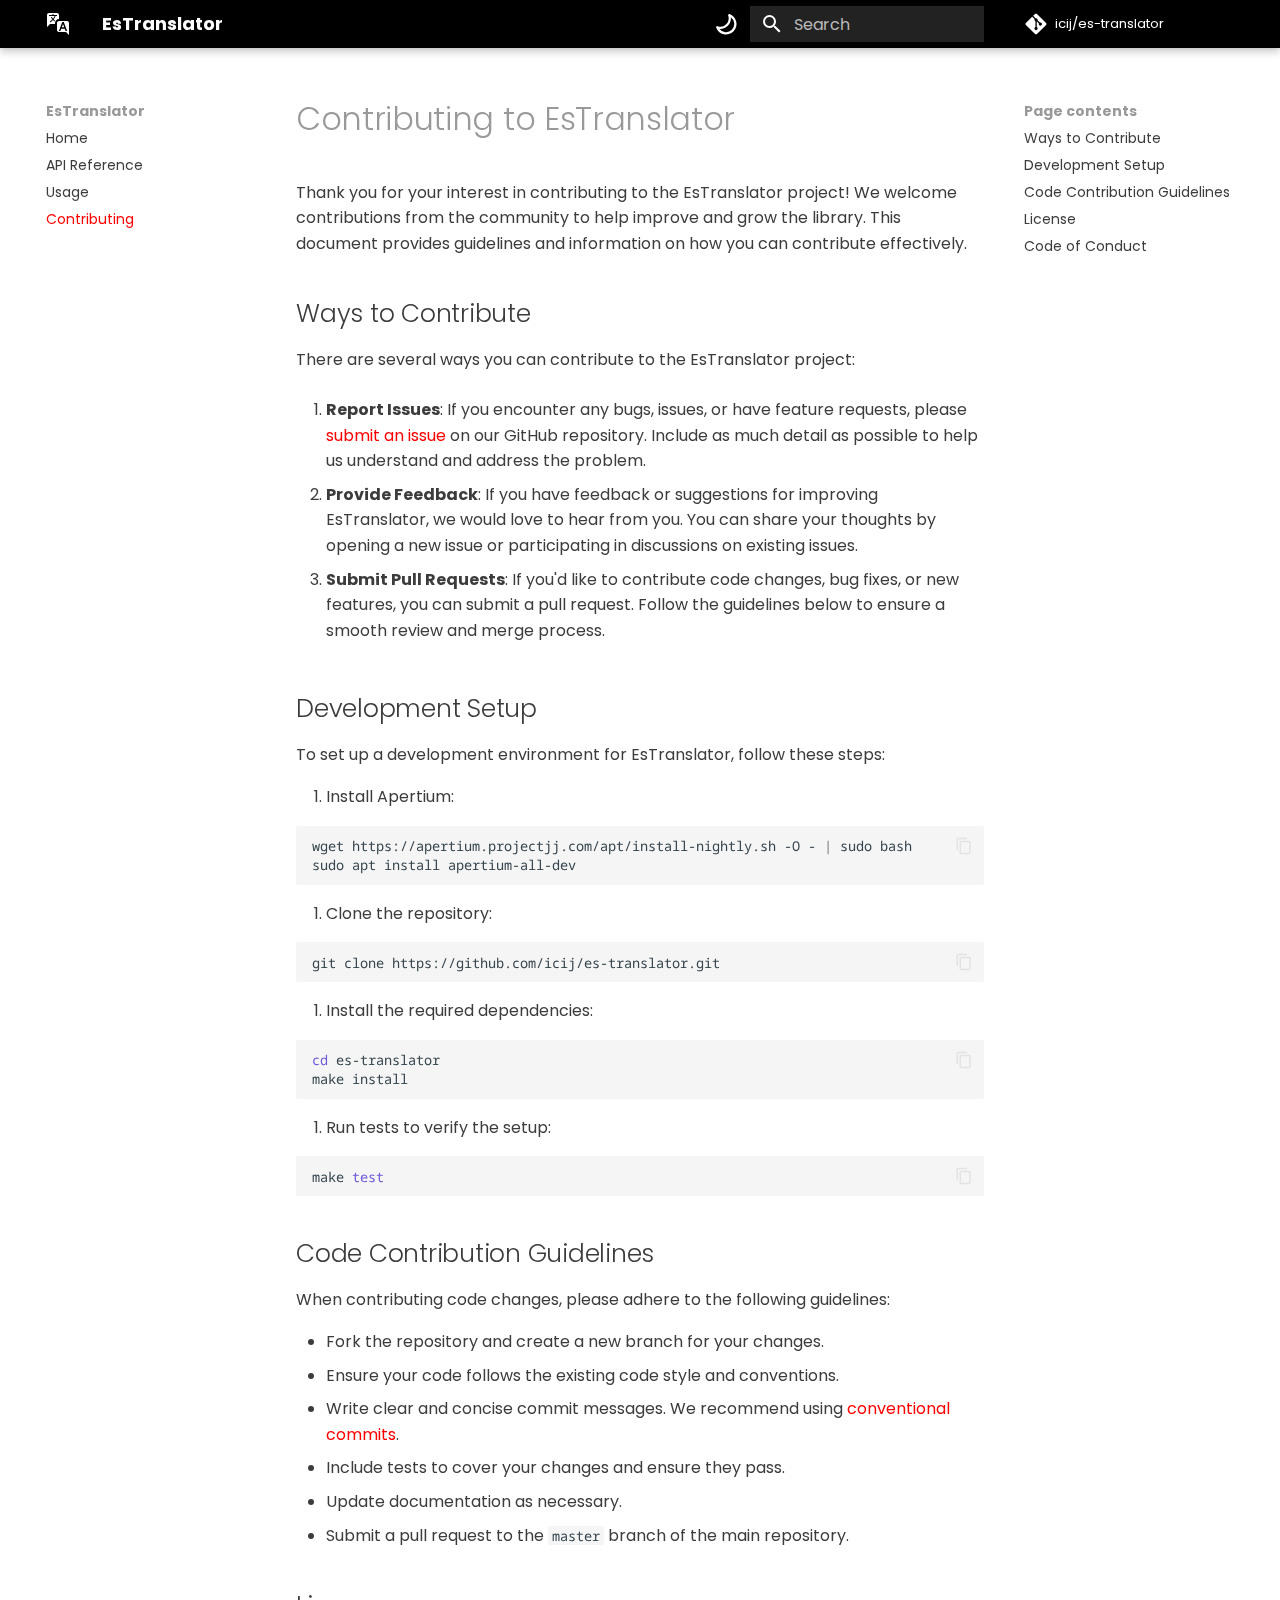
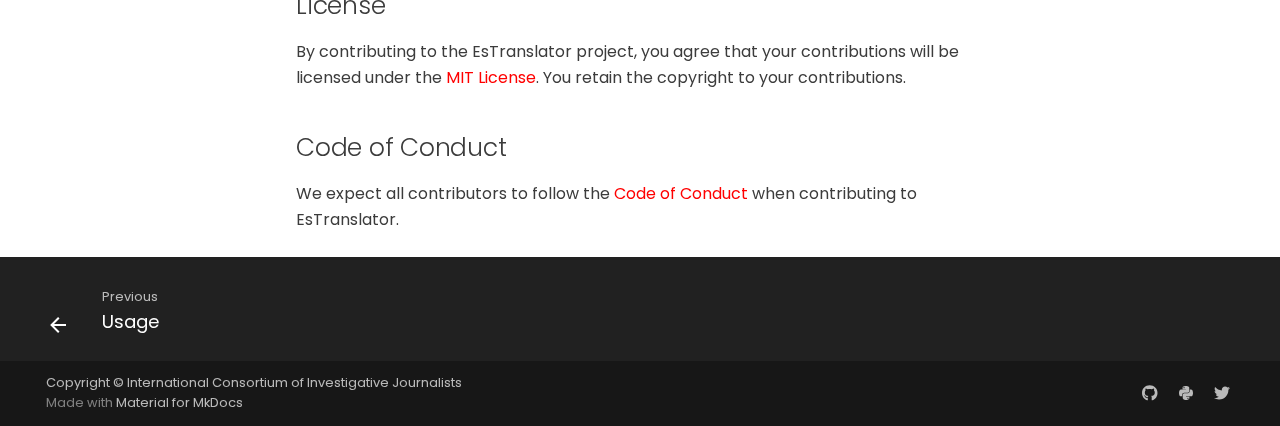
<file: contributing/index.html>
<!doctype html><html lang=en class=no-js> <head><meta charset=utf-8><meta name=viewport content="width=device-width,initial-scale=1"><meta name=description content="A lazy yet bulletproof machine translation tool for Elastichsearch."><link href=../usage/ rel=prev><link rel=icon href=..><meta name=generator content="mkdocs-1.4.3, mkdocs-material-9.1.16"><title>Contributing - EsTranslator</title><link rel=stylesheet href=../assets/stylesheets/main.26e3688c.min.css><link rel=stylesheet href=../assets/stylesheets/palette.ecc896b0.min.css><link rel=preconnect href=https://fonts.gstatic.com crossorigin><link rel=stylesheet href="https://fonts.googleapis.com/css?family=Poppins:300,300i,400,400i,700,700i%7CNoto+Sans+Mono:400,400i,700,700i&display=fallback"><style>:root{--md-text-font:"Poppins";--md-code-font:"Noto Sans Mono"}</style><link rel=stylesheet href=../assets/_mkdocstrings.css><link rel=stylesheet href=../stylesheets/extra.css><script>__md_scope=new URL("..",location),__md_hash=e=>[...e].reduce((e,_)=>(e<<5)-e+_.charCodeAt(0),0),__md_get=(e,_=localStorage,t=__md_scope)=>JSON.parse(_.getItem(t.pathname+"."+e)),__md_set=(e,_,t=localStorage,a=__md_scope)=>{try{t.setItem(a.pathname+"."+e,JSON.stringify(_))}catch(e){}}</script><meta property=og:type content=website><meta property=og:title content="Contributing - EsTranslator"><meta property=og:description content="A lazy yet bulletproof machine translation tool for Elastichsearch."><meta property=og:image content=./assets/images/social/contributing.png><meta property=og:image:type content=image/png><meta property=og:image:width content=1200><meta property=og:image:height content=630><meta property=og:url content=None><meta name=twitter:card content=summary_large_image><meta name=twitter:title content="Contributing - EsTranslator"><meta name=twitter:description content="A lazy yet bulletproof machine translation tool for Elastichsearch."><meta name=twitter:image content=./assets/images/social/contributing.png></head> <body dir=ltr data-md-color-scheme=icij-light data-md-color-primary=indigo data-md-color-accent=indigo> <script>var palette=__md_get("__palette");if(palette&&"object"==typeof palette.color)for(var key of Object.keys(palette.color))document.body.setAttribute("data-md-color-"+key,palette.color[key])</script> <input class=md-toggle data-md-toggle=drawer type=checkbox id=__drawer autocomplete=off> <input class=md-toggle data-md-toggle=search type=checkbox id=__search autocomplete=off> <label class=md-overlay for=__drawer></label> <div data-md-component=skip> <a href=#contributing-to-estranslator class=md-skip> Skip to content </a> </div> <div data-md-component=announce> </div> <header class="md-header md-header--shadow" data-md-component=header> <nav class="md-header__inner md-grid" aria-label=Header> <a href=.. title=EsTranslator class="md-header__button md-logo" aria-label=EsTranslator data-md-component=logo> <svg xmlns=http://www.w3.org/2000/svg viewbox="0 0 24 24"><path d="M11 1H3c-1.1 0-2 .9-2 2v12l3-3h5v-1c0-2.2 1.79-4 4-4V3c0-1.1-.9-2-2-2m0 3H9.5c-.34 1.19-.96 2.3-1.82 3.26l-.02.02 1.26 1.25-.37 1.01L7 8l-2.5 2.5-.69-.73 2.53-2.49A8.58 8.58 0 0 1 4.86 5h.99c.31.6.69 1.17 1.15 1.68A7.69 7.69 0 0 0 8.57 4H3V3h3.5V2h1v1H11v1m10 5h-8c-1.1 0-2 .9-2 2v7c0 1.1.9 2 2 2h7l3 3V11c0-1.1-.9-2-2-2m-1.37 10-.85-2.25h-3.56L14.38 19h-1.5l3.37-9h1.5l3.38 9h-1.5M17 12l1.22 3.25h-2.43L17 12Z"/></svg> </a> <label class="md-header__button md-icon" for=__drawer> <svg xmlns=http://www.w3.org/2000/svg viewbox="0 0 24 24"><path d="M3 6h18v2H3V6m0 5h18v2H3v-2m0 5h18v2H3v-2Z"/></svg> </label> <div class=md-header__title data-md-component=header-title> <div class=md-header__ellipsis> <div class=md-header__topic> <span class=md-ellipsis> EsTranslator </span> </div> <div class=md-header__topic data-md-component=header-topic> <span class=md-ellipsis> Contributing </span> </div> </div> </div> <form class=md-header__option data-md-component=palette> <input class=md-option data-md-color-media="(prefers-color-scheme: light)" data-md-color-scheme=icij-light data-md-color-primary=indigo data-md-color-accent=indigo aria-label="Switch to dark theme" type=radio name=__palette id=__palette_1> <label class="md-header__button md-icon" title="Switch to dark theme" for=__palette_2 hidden> <svg xmlns=http://www.w3.org/2000/svg viewbox="0 0 16 16"><path d="M9.598 1.591a.749.749 0 0 1 .785-.175 7.001 7.001 0 1 1-8.967 8.967.75.75 0 0 1 .961-.96 5.5 5.5 0 0 0 7.046-7.046.75.75 0 0 1 .175-.786Zm1.616 1.945a7 7 0 0 1-7.678 7.678 5.499 5.499 0 1 0 7.678-7.678Z"/></svg> </label> <input class=md-option data-md-color-media="(prefers-color-scheme: dark)" data-md-color-scheme=icij-dark data-md-color-primary=indigo data-md-color-accent=indigo aria-label="Switch to light theme" type=radio name=__palette id=__palette_2> <label class="md-header__button md-icon" title="Switch to light theme" for=__palette_1 hidden> <svg xmlns=http://www.w3.org/2000/svg viewbox="0 0 16 16"><path d="M8 12a4 4 0 1 1 0-8 4 4 0 0 1 0 8Zm0-1.5a2.5 2.5 0 1 0 0-5 2.5 2.5 0 0 0 0 5Zm5.657-8.157a.75.75 0 0 1 0 1.061l-1.061 1.06a.749.749 0 0 1-1.275-.326.749.749 0 0 1 .215-.734l1.06-1.06a.75.75 0 0 1 1.06 0Zm-9.193 9.193a.75.75 0 0 1 0 1.06l-1.06 1.061a.75.75 0 1 1-1.061-1.06l1.06-1.061a.75.75 0 0 1 1.061 0ZM8 0a.75.75 0 0 1 .75.75v1.5a.75.75 0 0 1-1.5 0V.75A.75.75 0 0 1 8 0ZM3 8a.75.75 0 0 1-.75.75H.75a.75.75 0 0 1 0-1.5h1.5A.75.75 0 0 1 3 8Zm13 0a.75.75 0 0 1-.75.75h-1.5a.75.75 0 0 1 0-1.5h1.5A.75.75 0 0 1 16 8Zm-8 5a.75.75 0 0 1 .75.75v1.5a.75.75 0 0 1-1.5 0v-1.5A.75.75 0 0 1 8 13Zm3.536-1.464a.75.75 0 0 1 1.06 0l1.061 1.06a.75.75 0 0 1-1.06 1.061l-1.061-1.06a.75.75 0 0 1 0-1.061ZM2.343 2.343a.75.75 0 0 1 1.061 0l1.06 1.061a.751.751 0 0 1-.018 1.042.751.751 0 0 1-1.042.018l-1.06-1.06a.75.75 0 0 1 0-1.06Z"/></svg> </label> </form> <label class="md-header__button md-icon" for=__search> <svg xmlns=http://www.w3.org/2000/svg viewbox="0 0 24 24"><path d="M9.5 3A6.5 6.5 0 0 1 16 9.5c0 1.61-.59 3.09-1.56 4.23l.27.27h.79l5 5-1.5 1.5-5-5v-.79l-.27-.27A6.516 6.516 0 0 1 9.5 16 6.5 6.5 0 0 1 3 9.5 6.5 6.5 0 0 1 9.5 3m0 2C7 5 5 7 5 9.5S7 14 9.5 14 14 12 14 9.5 12 5 9.5 5Z"/></svg> </label> <div class=md-search data-md-component=search role=dialog> <label class=md-search__overlay for=__search></label> <div class=md-search__inner role=search> <form class=md-search__form name=search> <input type=text class=md-search__input name=query aria-label=Search placeholder=Search autocapitalize=off autocorrect=off autocomplete=off spellcheck=false data-md-component=search-query required> <label class="md-search__icon md-icon" for=__search> <svg xmlns=http://www.w3.org/2000/svg viewbox="0 0 24 24"><path d="M9.5 3A6.5 6.5 0 0 1 16 9.5c0 1.61-.59 3.09-1.56 4.23l.27.27h.79l5 5-1.5 1.5-5-5v-.79l-.27-.27A6.516 6.516 0 0 1 9.5 16 6.5 6.5 0 0 1 3 9.5 6.5 6.5 0 0 1 9.5 3m0 2C7 5 5 7 5 9.5S7 14 9.5 14 14 12 14 9.5 12 5 9.5 5Z"/></svg> <svg xmlns=http://www.w3.org/2000/svg viewbox="0 0 24 24"><path d="M20 11v2H8l5.5 5.5-1.42 1.42L4.16 12l7.92-7.92L13.5 5.5 8 11h12Z"/></svg> </label> <nav class=md-search__options aria-label=Search> <a href=javascript:void(0) class="md-search__icon md-icon" title=Share aria-label=Share data-clipboard data-clipboard-text data-md-component=search-share tabindex=-1> <svg xmlns=http://www.w3.org/2000/svg viewbox="0 0 24 24"><path d="M18 16.08c-.76 0-1.44.3-1.96.77L8.91 12.7c.05-.23.09-.46.09-.7 0-.24-.04-.47-.09-.7l7.05-4.11c.54.5 1.25.81 2.04.81a3 3 0 0 0 3-3 3 3 0 0 0-3-3 3 3 0 0 0-3 3c0 .24.04.47.09.7L8.04 9.81C7.5 9.31 6.79 9 6 9a3 3 0 0 0-3 3 3 3 0 0 0 3 3c.79 0 1.5-.31 2.04-.81l7.12 4.15c-.05.21-.08.43-.08.66 0 1.61 1.31 2.91 2.92 2.91 1.61 0 2.92-1.3 2.92-2.91A2.92 2.92 0 0 0 18 16.08Z"/></svg> </a> <button type=reset class="md-search__icon md-icon" title=Clear aria-label=Clear tabindex=-1> <svg xmlns=http://www.w3.org/2000/svg viewbox="0 0 24 24"><path d="M19 6.41 17.59 5 12 10.59 6.41 5 5 6.41 10.59 12 5 17.59 6.41 19 12 13.41 17.59 19 19 17.59 13.41 12 19 6.41Z"/></svg> </button> </nav> <div class=md-search__suggest data-md-component=search-suggest></div> </form> <div class=md-search__output> <div class=md-search__scrollwrap data-md-scrollfix> <div class=md-search-result data-md-component=search-result> <div class=md-search-result__meta> Initializing search </div> <ol class=md-search-result__list role=presentation></ol> </div> </div> </div> </div> </div> <div class=md-header__source> <a href=https://github.com/icij/es-translator title="Go to repository" class=md-source data-md-component=source> <div class="md-source__icon md-icon"> <svg xmlns=http://www.w3.org/2000/svg viewbox="0 0 448 512"><!-- Font Awesome Free 6.4.0 by @fontawesome - https://fontawesome.com License - https://fontawesome.com/license/free (Icons: CC BY 4.0, Fonts: SIL OFL 1.1, Code: MIT License) Copyright 2023 Fonticons, Inc.--><path d="M439.55 236.05 244 40.45a28.87 28.87 0 0 0-40.81 0l-40.66 40.63 51.52 51.52c27.06-9.14 52.68 16.77 43.39 43.68l49.66 49.66c34.23-11.8 61.18 31 35.47 56.69-26.49 26.49-70.21-2.87-56-37.34L240.22 199v121.85c25.3 12.54 22.26 41.85 9.08 55a34.34 34.34 0 0 1-48.55 0c-17.57-17.6-11.07-46.91 11.25-56v-123c-20.8-8.51-24.6-30.74-18.64-45L142.57 101 8.45 235.14a28.86 28.86 0 0 0 0 40.81l195.61 195.6a28.86 28.86 0 0 0 40.8 0l194.69-194.69a28.86 28.86 0 0 0 0-40.81z"/></svg> </div> <div class=md-source__repository> icij/es-translator </div> </a> </div> </nav> </header> <div class=md-container data-md-component=container> <main class=md-main data-md-component=main> <div class="md-main__inner md-grid"> <div class="md-sidebar md-sidebar--primary" data-md-component=sidebar data-md-type=navigation> <div class=md-sidebar__scrollwrap> <div class=md-sidebar__inner> <nav class="md-nav md-nav--primary" aria-label=Navigation data-md-level=0> <label class=md-nav__title for=__drawer> <a href=.. title=EsTranslator class="md-nav__button md-logo" aria-label=EsTranslator data-md-component=logo> <svg xmlns=http://www.w3.org/2000/svg viewbox="0 0 24 24"><path d="M11 1H3c-1.1 0-2 .9-2 2v12l3-3h5v-1c0-2.2 1.79-4 4-4V3c0-1.1-.9-2-2-2m0 3H9.5c-.34 1.19-.96 2.3-1.82 3.26l-.02.02 1.26 1.25-.37 1.01L7 8l-2.5 2.5-.69-.73 2.53-2.49A8.58 8.58 0 0 1 4.86 5h.99c.31.6.69 1.17 1.15 1.68A7.69 7.69 0 0 0 8.57 4H3V3h3.5V2h1v1H11v1m10 5h-8c-1.1 0-2 .9-2 2v7c0 1.1.9 2 2 2h7l3 3V11c0-1.1-.9-2-2-2m-1.37 10-.85-2.25h-3.56L14.38 19h-1.5l3.37-9h1.5l3.38 9h-1.5M17 12l1.22 3.25h-2.43L17 12Z"/></svg> </a> EsTranslator </label> <div class=md-nav__source> <a href=https://github.com/icij/es-translator title="Go to repository" class=md-source data-md-component=source> <div class="md-source__icon md-icon"> <svg xmlns=http://www.w3.org/2000/svg viewbox="0 0 448 512"><!-- Font Awesome Free 6.4.0 by @fontawesome - https://fontawesome.com License - https://fontawesome.com/license/free (Icons: CC BY 4.0, Fonts: SIL OFL 1.1, Code: MIT License) Copyright 2023 Fonticons, Inc.--><path d="M439.55 236.05 244 40.45a28.87 28.87 0 0 0-40.81 0l-40.66 40.63 51.52 51.52c27.06-9.14 52.68 16.77 43.39 43.68l49.66 49.66c34.23-11.8 61.18 31 35.47 56.69-26.49 26.49-70.21-2.87-56-37.34L240.22 199v121.85c25.3 12.54 22.26 41.85 9.08 55a34.34 34.34 0 0 1-48.55 0c-17.57-17.6-11.07-46.91 11.25-56v-123c-20.8-8.51-24.6-30.74-18.64-45L142.57 101 8.45 235.14a28.86 28.86 0 0 0 0 40.81l195.61 195.6a28.86 28.86 0 0 0 40.8 0l194.69-194.69a28.86 28.86 0 0 0 0-40.81z"/></svg> </div> <div class=md-source__repository> icij/es-translator </div> </a> </div> <ul class=md-nav__list data-md-scrollfix> <li class=md-nav__item> <a href=.. class=md-nav__link> Home </a> </li> <li class=md-nav__item> <a href=../api/ class=md-nav__link> API Reference </a> </li> <li class=md-nav__item> <a href=../usage/ class=md-nav__link> Usage </a> </li> <li class="md-nav__item md-nav__item--active"> <input class="md-nav__toggle md-toggle" type=checkbox id=__toc> <label class="md-nav__link md-nav__link--active" for=__toc> Contributing <span class="md-nav__icon md-icon"></span> </label> <a href=./ class="md-nav__link md-nav__link--active"> Contributing </a> <nav class="md-nav md-nav--secondary" aria-label="Page contents"> <label class=md-nav__title for=__toc> <span class="md-nav__icon md-icon"></span> Page contents </label> <ul class=md-nav__list data-md-component=toc data-md-scrollfix> <li class=md-nav__item> <a href=#ways-to-contribute class=md-nav__link> Ways to Contribute </a> </li> <li class=md-nav__item> <a href=#development-setup class=md-nav__link> Development Setup </a> </li> <li class=md-nav__item> <a href=#code-contribution-guidelines class=md-nav__link> Code Contribution Guidelines </a> </li> <li class=md-nav__item> <a href=#license class=md-nav__link> License </a> </li> <li class=md-nav__item> <a href=#code-of-conduct class=md-nav__link> Code of Conduct </a> </li> </ul> </nav> </li> </ul> </nav> </div> </div> </div> <div class="md-sidebar md-sidebar--secondary" data-md-component=sidebar data-md-type=toc> <div class=md-sidebar__scrollwrap> <div class=md-sidebar__inner> <nav class="md-nav md-nav--secondary" aria-label="Page contents"> <label class=md-nav__title for=__toc> <span class="md-nav__icon md-icon"></span> Page contents </label> <ul class=md-nav__list data-md-component=toc data-md-scrollfix> <li class=md-nav__item> <a href=#ways-to-contribute class=md-nav__link> Ways to Contribute </a> </li> <li class=md-nav__item> <a href=#development-setup class=md-nav__link> Development Setup </a> </li> <li class=md-nav__item> <a href=#code-contribution-guidelines class=md-nav__link> Code Contribution Guidelines </a> </li> <li class=md-nav__item> <a href=#license class=md-nav__link> License </a> </li> <li class=md-nav__item> <a href=#code-of-conduct class=md-nav__link> Code of Conduct </a> </li> </ul> </nav> </div> </div> </div> <div class=md-content data-md-component=content> <article class="md-content__inner md-typeset"> <h1 id=contributing-to-estranslator>Contributing to EsTranslator<a class=headerlink href=#contributing-to-estranslator title="Permanent link">&para;</a></h1> <p>Thank you for your interest in contributing to the EsTranslator project! We welcome contributions from the community to help improve and grow the library. This document provides guidelines and information on how you can contribute effectively.</p> <h2 id=ways-to-contribute>Ways to Contribute<a class=headerlink href=#ways-to-contribute title="Permanent link">&para;</a></h2> <p>There are several ways you can contribute to the EsTranslator project:</p> <ol> <li> <p><strong>Report Issues</strong>: If you encounter any bugs, issues, or have feature requests, please <a href=https://github.com/icij/es-translator/issues>submit an issue</a> on our GitHub repository. Include as much detail as possible to help us understand and address the problem.</p> </li> <li> <p><strong>Provide Feedback</strong>: If you have feedback or suggestions for improving EsTranslator, we would love to hear from you. You can share your thoughts by opening a new issue or participating in discussions on existing issues.</p> </li> <li> <p><strong>Submit Pull Requests</strong>: If you'd like to contribute code changes, bug fixes, or new features, you can submit a pull request. Follow the guidelines below to ensure a smooth review and merge process.</p> </li> </ol> <h2 id=development-setup>Development Setup<a class=headerlink href=#development-setup title="Permanent link">&para;</a></h2> <p>To set up a development environment for EsTranslator, follow these steps:</p> <ol> <li>Install Apertium:</li> </ol> <div class=highlight><pre><span></span><code>wget<span class=w> </span>https://apertium.projectjj.com/apt/install-nightly.sh<span class=w> </span>-O<span class=w> </span>-<span class=w> </span><span class=p>|</span><span class=w> </span>sudo<span class=w> </span>bash
sudo<span class=w> </span>apt<span class=w> </span>install<span class=w> </span>apertium-all-dev
</code></pre></div> <ol> <li>Clone the repository:</li> </ol> <div class=highlight><pre><span></span><code>git<span class=w> </span>clone<span class=w> </span>https://github.com/icij/es-translator.git
</code></pre></div> <ol> <li>Install the required dependencies:</li> </ol> <div class=highlight><pre><span></span><code><span class=nb>cd</span><span class=w> </span>es-translator
make<span class=w> </span>install
</code></pre></div> <ol> <li>Run tests to verify the setup:</li> </ol> <div class=highlight><pre><span></span><code>make<span class=w> </span><span class=nb>test</span>
</code></pre></div> <h2 id=code-contribution-guidelines>Code Contribution Guidelines<a class=headerlink href=#code-contribution-guidelines title="Permanent link">&para;</a></h2> <p>When contributing code changes, please adhere to the following guidelines:</p> <ul> <li>Fork the repository and create a new branch for your changes.</li> <li>Ensure your code follows the existing code style and conventions.</li> <li>Write clear and concise commit messages. We recommend using <a href=https://www.conventionalcommits.org>conventional commits</a>.</li> <li>Include tests to cover your changes and ensure they pass.</li> <li>Update documentation as necessary.</li> <li>Submit a pull request to the <code>master</code> branch of the main repository.</li> </ul> <h2 id=license>License<a class=headerlink href=#license title="Permanent link">&para;</a></h2> <p>By contributing to the EsTranslator project, you agree that your contributions will be licensed under the <a href=https://opensource.org/licenses/MIT>MIT License</a>. You retain the copyright to your contributions.</p> <h2 id=code-of-conduct>Code of Conduct<a class=headerlink href=#code-of-conduct title="Permanent link">&para;</a></h2> <p>We expect all contributors to follow the <a href=https://github.com/icij/es-translator/blob/main/CODE_OF_CONDUCT.md>Code of Conduct</a> when contributing to EsTranslator.</p> </article> </div> <script>var tabs=__md_get("__tabs");if(Array.isArray(tabs))e:for(var set of document.querySelectorAll(".tabbed-set")){var tab,labels=set.querySelector(".tabbed-labels");for(tab of tabs)for(var label of labels.getElementsByTagName("label"))if(label.innerText.trim()===tab){var input=document.getElementById(label.htmlFor);input.checked=!0;continue e}}</script> </div> <button type=button class="md-top md-icon" data-md-component=top hidden> <svg xmlns=http://www.w3.org/2000/svg viewbox="0 0 24 24"><path d="M13 20h-2V8l-5.5 5.5-1.42-1.42L12 4.16l7.92 7.92-1.42 1.42L13 8v12Z"/></svg> Back to top </button> </main> <footer class=md-footer> <nav class="md-footer__inner md-grid" aria-label=Footer> <a href=../usage/ class="md-footer__link md-footer__link--prev" aria-label="Previous: Usage" rel=prev> <div class="md-footer__button md-icon"> <svg xmlns=http://www.w3.org/2000/svg viewbox="0 0 24 24"><path d="M20 11v2H8l5.5 5.5-1.42 1.42L4.16 12l7.92-7.92L13.5 5.5 8 11h12Z"/></svg> </div> <div class=md-footer__title> <span class=md-footer__direction> Previous </span> <div class=md-ellipsis> Usage </div> </div> </a> </nav> <div class="md-footer-meta md-typeset"> <div class="md-footer-meta__inner md-grid"> <div class=md-copyright> <div class=md-copyright__highlight> Copyright &copy; International Consortium of Investigative Journalists </div> Made with <a href=https://squidfunk.github.io/mkdocs-material/ target=_blank rel=noopener> Material for MkDocs </a> </div> <div class=md-social> <a href=https://github.com/ICIJ/es-translator target=_blank rel=noopener title=github.com class=md-social__link> <svg xmlns=http://www.w3.org/2000/svg viewbox="0 0 496 512"><!-- Font Awesome Free 6.4.0 by @fontawesome - https://fontawesome.com License - https://fontawesome.com/license/free (Icons: CC BY 4.0, Fonts: SIL OFL 1.1, Code: MIT License) Copyright 2023 Fonticons, Inc.--><path d="M165.9 397.4c0 2-2.3 3.6-5.2 3.6-3.3.3-5.6-1.3-5.6-3.6 0-2 2.3-3.6 5.2-3.6 3-.3 5.6 1.3 5.6 3.6zm-31.1-4.5c-.7 2 1.3 4.3 4.3 4.9 2.6 1 5.6 0 6.2-2s-1.3-4.3-4.3-5.2c-2.6-.7-5.5.3-6.2 2.3zm44.2-1.7c-2.9.7-4.9 2.6-4.6 4.9.3 2 2.9 3.3 5.9 2.6 2.9-.7 4.9-2.6 4.6-4.6-.3-1.9-3-3.2-5.9-2.9zM244.8 8C106.1 8 0 113.3 0 252c0 110.9 69.8 205.8 169.5 239.2 12.8 2.3 17.3-5.6 17.3-12.1 0-6.2-.3-40.4-.3-61.4 0 0-70 15-84.7-29.8 0 0-11.4-29.1-27.8-36.6 0 0-22.9-15.7 1.6-15.4 0 0 24.9 2 38.6 25.8 21.9 38.6 58.6 27.5 72.9 20.9 2.3-16 8.8-27.1 16-33.7-55.9-6.2-112.3-14.3-112.3-110.5 0-27.5 7.6-41.3 23.6-58.9-2.6-6.5-11.1-33.3 2.6-67.9 20.9-6.5 69 27 69 27 20-5.6 41.5-8.5 62.8-8.5s42.8 2.9 62.8 8.5c0 0 48.1-33.6 69-27 13.7 34.7 5.2 61.4 2.6 67.9 16 17.7 25.8 31.5 25.8 58.9 0 96.5-58.9 104.2-114.8 110.5 9.2 7.9 17 22.9 17 46.4 0 33.7-.3 75.4-.3 83.6 0 6.5 4.6 14.4 17.3 12.1C428.2 457.8 496 362.9 496 252 496 113.3 383.5 8 244.8 8zM97.2 352.9c-1.3 1-1 3.3.7 5.2 1.6 1.6 3.9 2.3 5.2 1 1.3-1 1-3.3-.7-5.2-1.6-1.6-3.9-2.3-5.2-1zm-10.8-8.1c-.7 1.3.3 2.9 2.3 3.9 1.6 1 3.6.7 4.3-.7.7-1.3-.3-2.9-2.3-3.9-2-.6-3.6-.3-4.3.7zm32.4 35.6c-1.6 1.3-1 4.3 1.3 6.2 2.3 2.3 5.2 2.6 6.5 1 1.3-1.3.7-4.3-1.3-6.2-2.2-2.3-5.2-2.6-6.5-1zm-11.4-14.7c-1.6 1-1.6 3.6 0 5.9 1.6 2.3 4.3 3.3 5.6 2.3 1.6-1.3 1.6-3.9 0-6.2-1.4-2.3-4-3.3-5.6-2z"/></svg> </a> <a href=https://pypi.org/project/es-translator/ target=_blank rel=noopener title=pypi.org class=md-social__link> <svg xmlns=http://www.w3.org/2000/svg viewbox="0 0 448 512"><!-- Font Awesome Free 6.4.0 by @fontawesome - https://fontawesome.com License - https://fontawesome.com/license/free (Icons: CC BY 4.0, Fonts: SIL OFL 1.1, Code: MIT License) Copyright 2023 Fonticons, Inc.--><path d="M439.8 200.5c-7.7-30.9-22.3-54.2-53.4-54.2h-40.1v47.4c0 36.8-31.2 67.8-66.8 67.8H172.7c-29.2 0-53.4 25-53.4 54.3v101.8c0 29 25.2 46 53.4 54.3 33.8 9.9 66.3 11.7 106.8 0 26.9-7.8 53.4-23.5 53.4-54.3v-40.7H226.2v-13.6h160.2c31.1 0 42.6-21.7 53.4-54.2 11.2-33.5 10.7-65.7 0-108.6zM286.2 404c11.1 0 20.1 9.1 20.1 20.3 0 11.3-9 20.4-20.1 20.4-11 0-20.1-9.2-20.1-20.4.1-11.3 9.1-20.3 20.1-20.3zM167.8 248.1h106.8c29.7 0 53.4-24.5 53.4-54.3V91.9c0-29-24.4-50.7-53.4-55.6-35.8-5.9-74.7-5.6-106.8.1-45.2 8-53.4 24.7-53.4 55.6v40.7h106.9v13.6h-147c-31.1 0-58.3 18.7-66.8 54.2-9.8 40.7-10.2 66.1 0 108.6 7.6 31.6 25.7 54.2 56.8 54.2H101v-48.8c0-35.3 30.5-66.4 66.8-66.4zm-6.7-142.6c-11.1 0-20.1-9.1-20.1-20.3.1-11.3 9-20.4 20.1-20.4 11 0 20.1 9.2 20.1 20.4s-9 20.3-20.1 20.3z"/></svg> </a> <a href=https://twitter.com/ICIJorg target=_blank rel=noopener title=twitter.com class=md-social__link> <svg xmlns=http://www.w3.org/2000/svg viewbox="0 0 512 512"><!-- Font Awesome Free 6.4.0 by @fontawesome - https://fontawesome.com License - https://fontawesome.com/license/free (Icons: CC BY 4.0, Fonts: SIL OFL 1.1, Code: MIT License) Copyright 2023 Fonticons, Inc.--><path d="M459.37 151.716c.325 4.548.325 9.097.325 13.645 0 138.72-105.583 298.558-298.558 298.558-59.452 0-114.68-17.219-161.137-47.106 8.447.974 16.568 1.299 25.34 1.299 49.055 0 94.213-16.568 130.274-44.832-46.132-.975-84.792-31.188-98.112-72.772 6.498.974 12.995 1.624 19.818 1.624 9.421 0 18.843-1.3 27.614-3.573-48.081-9.747-84.143-51.98-84.143-102.985v-1.299c13.969 7.797 30.214 12.67 47.431 13.319-28.264-18.843-46.781-51.005-46.781-87.391 0-19.492 5.197-37.36 14.294-52.954 51.655 63.675 129.3 105.258 216.365 109.807-1.624-7.797-2.599-15.918-2.599-24.04 0-57.828 46.782-104.934 104.934-104.934 30.213 0 57.502 12.67 76.67 33.137 23.715-4.548 46.456-13.32 66.599-25.34-7.798 24.366-24.366 44.833-46.132 57.827 21.117-2.273 41.584-8.122 60.426-16.243-14.292 20.791-32.161 39.308-52.628 54.253z"/></svg> </a> </div> </div> </div> </footer> </div> <div class=md-dialog data-md-component=dialog> <div class="md-dialog__inner md-typeset"></div> </div> <script id=__config type=application/json>{"base": "..", "features": ["content.tabs.link", "announce.dismiss", "content.code.copy", "navigation.footer", "navigation.top", "search.highlight", "search.share", "search.suggest", "toc.follow"], "search": "../assets/javascripts/workers/search.208ed371.min.js", "translations": {"clipboard.copied": "Copied to clipboard", "clipboard.copy": "Copy to clipboard", "search.result.more.one": "1 more on this page", "search.result.more.other": "# more on this page", "search.result.none": "No matching documents", "search.result.one": "1 matching document", "search.result.other": "# matching documents", "search.result.placeholder": "Type to start searching", "search.result.term.missing": "Missing", "select.version": "Select version"}}</script> <script src=../assets/javascripts/bundle.a51614de.min.js></script> </body> </html>
</file>
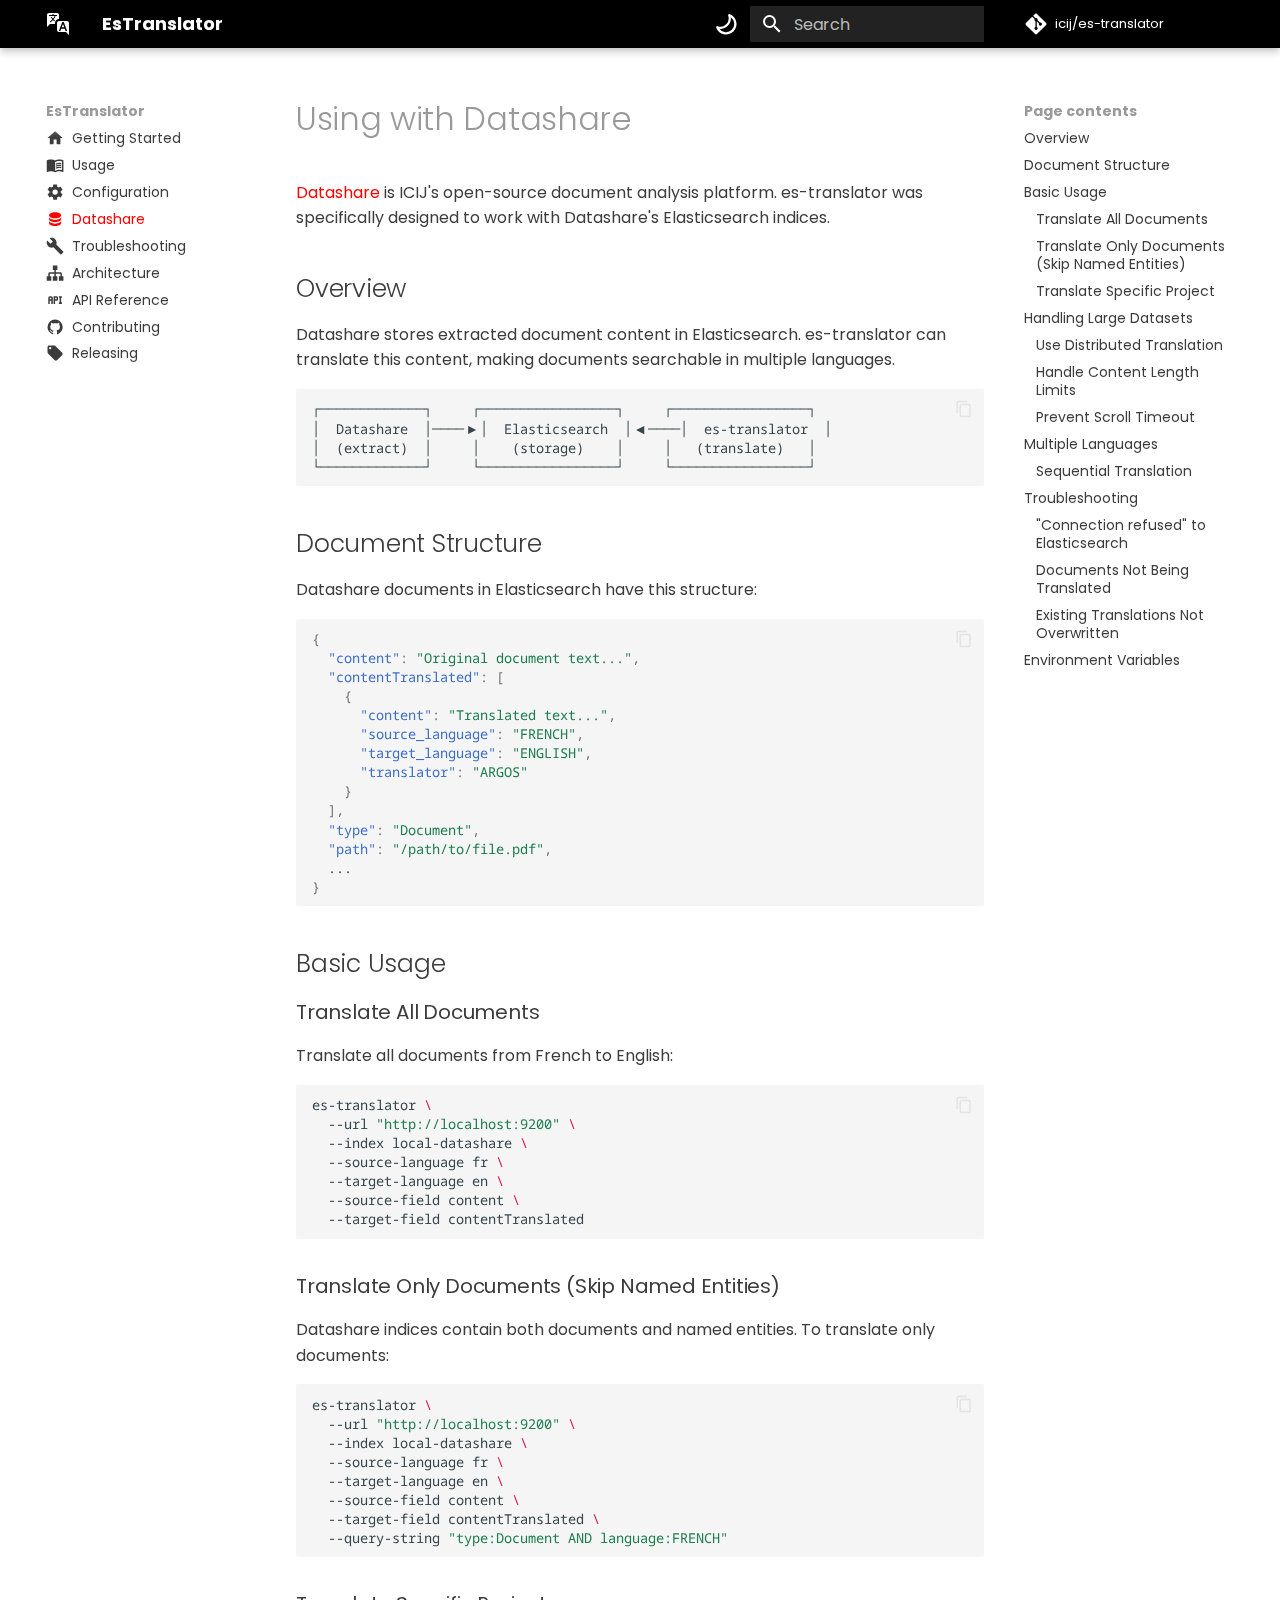
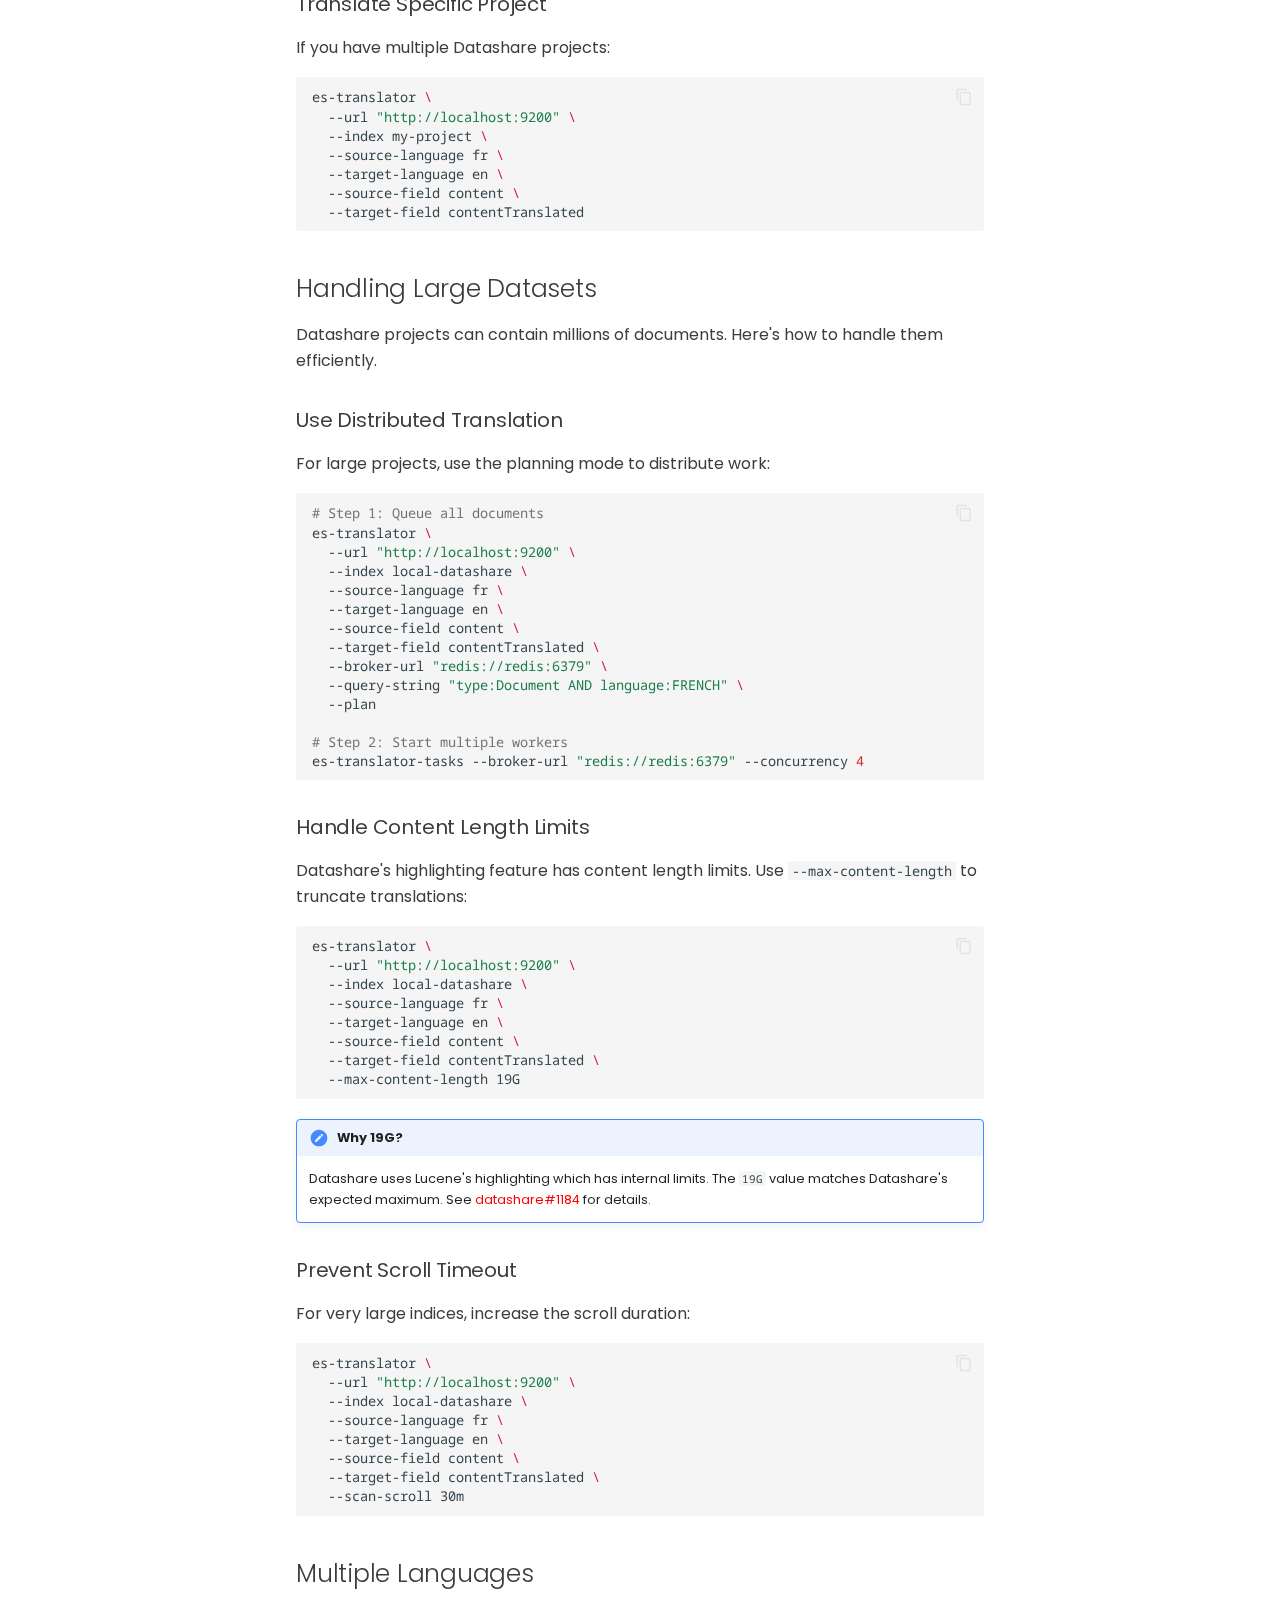
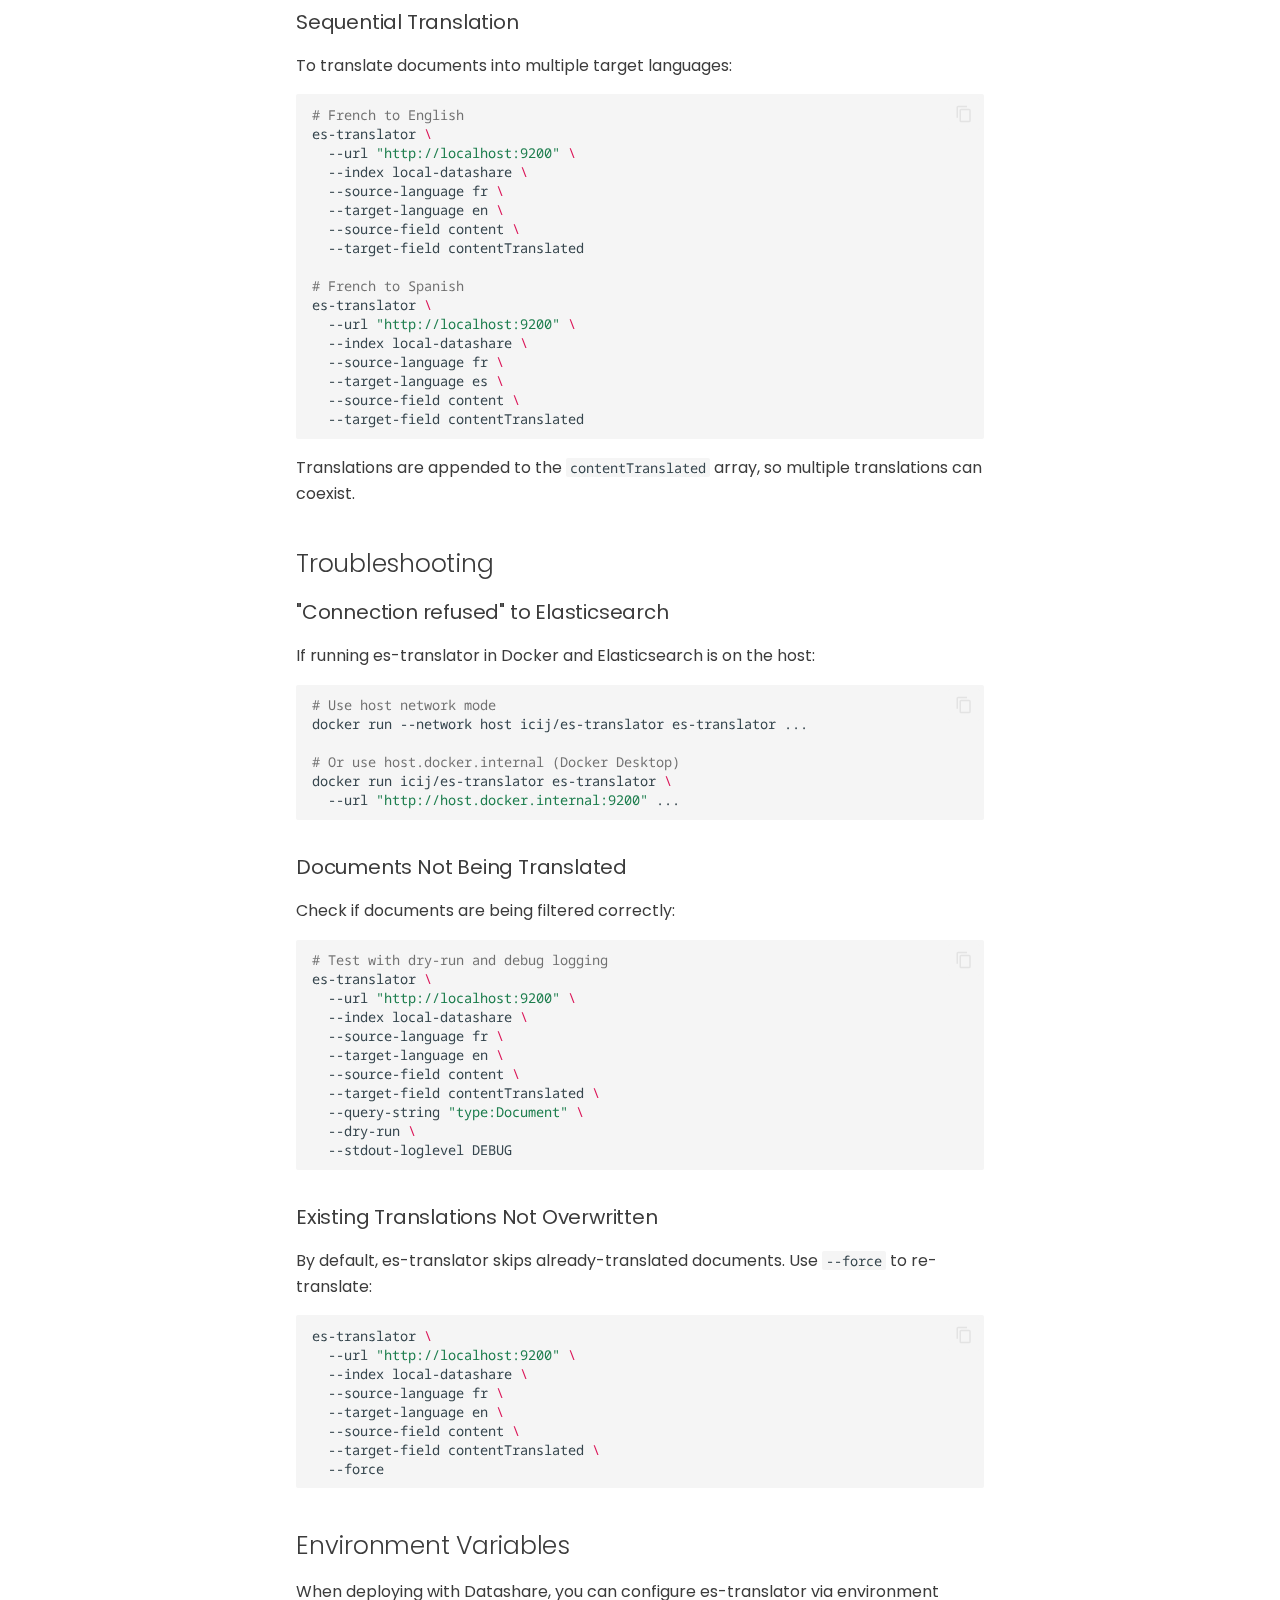
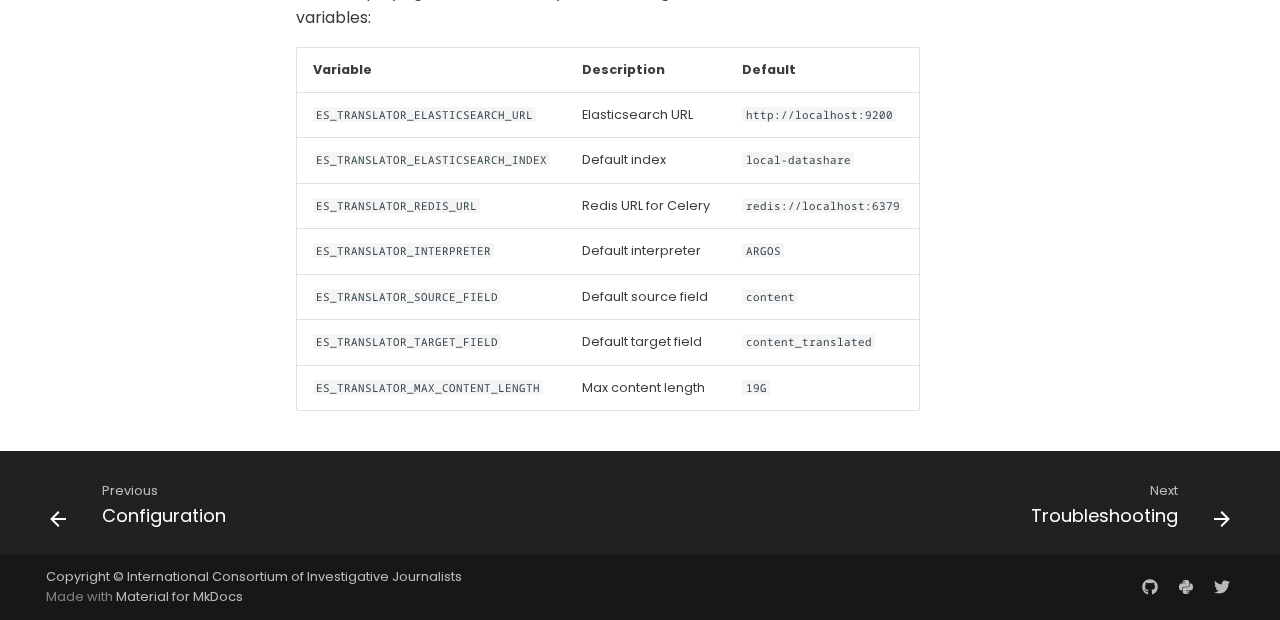
<file: datashare/index.html>
<!doctype html><html lang=en class=no-js> <head><meta charset=utf-8><meta name=viewport content="width=device-width,initial-scale=1"><meta name=description content="A lazy yet bulletproof machine translation tool for Elastichsearch."><link href=../configuration/ rel=prev><link href=../troubleshooting/ rel=next><link rel=icon href=../None><meta name=generator content="mkdocs-1.6.1, mkdocs-material-9.7.0"><title>Datashare - EsTranslator</title><link rel=stylesheet href=../assets/stylesheets/main.618322db.min.css><link rel=stylesheet href=../assets/stylesheets/palette.ab4e12ef.min.css><link rel=preconnect href=https://fonts.gstatic.com crossorigin><link rel=stylesheet href="https://fonts.googleapis.com/css?family=Poppins:300,300i,400,400i,700,700i%7CNoto+Sans+Mono:400,400i,700,700i&display=fallback"><style>:root{--md-text-font:"Poppins";--md-code-font:"Noto Sans Mono"}</style><link rel=stylesheet href=../assets/_mkdocstrings.css><link rel=stylesheet href=../stylesheets/extra.css><script>__md_scope=new URL("..",location),__md_hash=e=>[...e].reduce(((e,_)=>(e<<5)-e+_.charCodeAt(0)),0),__md_get=(e,_=localStorage,t=__md_scope)=>JSON.parse(_.getItem(t.pathname+"."+e)),__md_set=(e,_,t=localStorage,a=__md_scope)=>{try{t.setItem(a.pathname+"."+e,JSON.stringify(_))}catch(e){}}</script></head> <body dir=ltr data-md-color-scheme=icij-light data-md-color-primary=indigo data-md-color-accent=indigo> <input class=md-toggle data-md-toggle=drawer type=checkbox id=__drawer autocomplete=off> <input class=md-toggle data-md-toggle=search type=checkbox id=__search autocomplete=off> <label class=md-overlay for=__drawer></label> <div data-md-component=skip> <a href=#using-with-datashare class=md-skip> Skip to content </a> </div> <div data-md-component=announce> </div> <header class="md-header md-header--shadow" data-md-component=header> <nav class="md-header__inner md-grid" aria-label=Header> <a href=.. title=EsTranslator class="md-header__button md-logo" aria-label=EsTranslator data-md-component=logo> <svg xmlns=http://www.w3.org/2000/svg viewbox="0 0 24 24"><path d="M11 1H3c-1.1 0-2 .9-2 2v12l3-3h5v-1c0-2.2 1.79-4 4-4V3c0-1.1-.9-2-2-2m0 3H9.5c-.34 1.19-.96 2.3-1.82 3.26l-.02.02 1.26 1.25-.37 1.01L7 8l-2.5 2.5-.69-.73 2.53-2.49A8.6 8.6 0 0 1 4.86 5h.99c.31.6.69 1.17 1.15 1.68A7.7 7.7 0 0 0 8.57 4H3V3h3.5V2h1v1H11zm10 5h-8c-1.1 0-2 .9-2 2v7c0 1.1.9 2 2 2h7l3 3V11c0-1.1-.9-2-2-2m-1.37 10-.85-2.25h-3.56L14.38 19h-1.5l3.37-9h1.5l3.38 9zM17 12l1.22 3.25h-2.43z"/></svg> </a> <label class="md-header__button md-icon" for=__drawer> <svg xmlns=http://www.w3.org/2000/svg viewbox="0 0 24 24"><path d="M3 6h18v2H3zm0 5h18v2H3zm0 5h18v2H3z"/></svg> </label> <div class=md-header__title data-md-component=header-title> <div class=md-header__ellipsis> <div class=md-header__topic> <span class=md-ellipsis> EsTranslator </span> </div> <div class=md-header__topic data-md-component=header-topic> <span class=md-ellipsis> Datashare </span> </div> </div> </div> <form class=md-header__option data-md-component=palette> <input class=md-option data-md-color-media="(prefers-color-scheme: light)" data-md-color-scheme=icij-light data-md-color-primary=indigo data-md-color-accent=indigo aria-label="Switch to dark theme" type=radio name=__palette id=__palette_0> <label class="md-header__button md-icon" title="Switch to dark theme" for=__palette_1 hidden> <svg xmlns=http://www.w3.org/2000/svg viewbox="0 0 16 16"><path d="M9.598 1.591a.75.75 0 0 1 .785-.175 7.001 7.001 0 1 1-8.967 8.967.75.75 0 0 1 .961-.96 5.5 5.5 0 0 0 7.046-7.046.75.75 0 0 1 .175-.786m1.616 1.945a7 7 0 0 1-7.678 7.678 5.499 5.499 0 1 0 7.678-7.678"/></svg> </label> <input class=md-option data-md-color-media="(prefers-color-scheme: dark)" data-md-color-scheme=icij-dark data-md-color-primary=indigo data-md-color-accent=indigo aria-label="Switch to light theme" type=radio name=__palette id=__palette_1> <label class="md-header__button md-icon" title="Switch to light theme" for=__palette_0 hidden> <svg xmlns=http://www.w3.org/2000/svg viewbox="0 0 16 16"><path d="M8 12a4 4 0 1 1 0-8 4 4 0 0 1 0 8m0-1.5a2.5 2.5 0 1 0 0-5 2.5 2.5 0 0 0 0 5m5.657-8.157a.75.75 0 0 1 0 1.061l-1.061 1.06a.749.749 0 0 1-1.275-.326.75.75 0 0 1 .215-.734l1.06-1.06a.75.75 0 0 1 1.06 0Zm-9.193 9.193a.75.75 0 0 1 0 1.06l-1.06 1.061a.75.75 0 1 1-1.061-1.06l1.06-1.061a.75.75 0 0 1 1.061 0M8 0a.75.75 0 0 1 .75.75v1.5a.75.75 0 0 1-1.5 0V.75A.75.75 0 0 1 8 0M3 8a.75.75 0 0 1-.75.75H.75a.75.75 0 0 1 0-1.5h1.5A.75.75 0 0 1 3 8m13 0a.75.75 0 0 1-.75.75h-1.5a.75.75 0 0 1 0-1.5h1.5A.75.75 0 0 1 16 8m-8 5a.75.75 0 0 1 .75.75v1.5a.75.75 0 0 1-1.5 0v-1.5A.75.75 0 0 1 8 13m3.536-1.464a.75.75 0 0 1 1.06 0l1.061 1.06a.75.75 0 0 1-1.06 1.061l-1.061-1.06a.75.75 0 0 1 0-1.061M2.343 2.343a.75.75 0 0 1 1.061 0l1.06 1.061a.75.75 0 0 1-.018 1.042.75.75 0 0 1-1.042.018l-1.06-1.06a.75.75 0 0 1 0-1.06Z"/></svg> </label> </form> <script>var palette=__md_get("__palette");if(palette&&palette.color){if("(prefers-color-scheme)"===palette.color.media){var media=matchMedia("(prefers-color-scheme: light)"),input=document.querySelector(media.matches?"[data-md-color-media='(prefers-color-scheme: light)']":"[data-md-color-media='(prefers-color-scheme: dark)']");palette.color.media=input.getAttribute("data-md-color-media"),palette.color.scheme=input.getAttribute("data-md-color-scheme"),palette.color.primary=input.getAttribute("data-md-color-primary"),palette.color.accent=input.getAttribute("data-md-color-accent")}for(var[key,value]of Object.entries(palette.color))document.body.setAttribute("data-md-color-"+key,value)}</script> <label class="md-header__button md-icon" for=__search> <svg xmlns=http://www.w3.org/2000/svg viewbox="0 0 24 24"><path d="M9.5 3A6.5 6.5 0 0 1 16 9.5c0 1.61-.59 3.09-1.56 4.23l.27.27h.79l5 5-1.5 1.5-5-5v-.79l-.27-.27A6.52 6.52 0 0 1 9.5 16 6.5 6.5 0 0 1 3 9.5 6.5 6.5 0 0 1 9.5 3m0 2C7 5 5 7 5 9.5S7 14 9.5 14 14 12 14 9.5 12 5 9.5 5"/></svg> </label> <div class=md-search data-md-component=search role=dialog> <label class=md-search__overlay for=__search></label> <div class=md-search__inner role=search> <form class=md-search__form name=search> <input type=text class=md-search__input name=query aria-label=Search placeholder=Search autocapitalize=off autocorrect=off autocomplete=off spellcheck=false data-md-component=search-query required> <label class="md-search__icon md-icon" for=__search> <svg xmlns=http://www.w3.org/2000/svg viewbox="0 0 24 24"><path d="M9.5 3A6.5 6.5 0 0 1 16 9.5c0 1.61-.59 3.09-1.56 4.23l.27.27h.79l5 5-1.5 1.5-5-5v-.79l-.27-.27A6.52 6.52 0 0 1 9.5 16 6.5 6.5 0 0 1 3 9.5 6.5 6.5 0 0 1 9.5 3m0 2C7 5 5 7 5 9.5S7 14 9.5 14 14 12 14 9.5 12 5 9.5 5"/></svg> <svg xmlns=http://www.w3.org/2000/svg viewbox="0 0 24 24"><path d="M20 11v2H8l5.5 5.5-1.42 1.42L4.16 12l7.92-7.92L13.5 5.5 8 11z"/></svg> </label> <nav class=md-search__options aria-label=Search> <a href=javascript:void(0) class="md-search__icon md-icon" title=Share aria-label=Share data-clipboard data-clipboard-text data-md-component=search-share tabindex=-1> <svg xmlns=http://www.w3.org/2000/svg viewbox="0 0 24 24"><path d="M18 16.08c-.76 0-1.44.3-1.96.77L8.91 12.7c.05-.23.09-.46.09-.7s-.04-.47-.09-.7l7.05-4.11c.54.5 1.25.81 2.04.81a3 3 0 0 0 3-3 3 3 0 0 0-3-3 3 3 0 0 0-3 3c0 .24.04.47.09.7L8.04 9.81C7.5 9.31 6.79 9 6 9a3 3 0 0 0-3 3 3 3 0 0 0 3 3c.79 0 1.5-.31 2.04-.81l7.12 4.15c-.05.21-.08.43-.08.66 0 1.61 1.31 2.91 2.92 2.91s2.92-1.3 2.92-2.91A2.92 2.92 0 0 0 18 16.08"/></svg> </a> <button type=reset class="md-search__icon md-icon" title=Clear aria-label=Clear tabindex=-1> <svg xmlns=http://www.w3.org/2000/svg viewbox="0 0 24 24"><path d="M19 6.41 17.59 5 12 10.59 6.41 5 5 6.41 10.59 12 5 17.59 6.41 19 12 13.41 17.59 19 19 17.59 13.41 12z"/></svg> </button> </nav> <div class=md-search__suggest data-md-component=search-suggest></div> </form> <div class=md-search__output> <div class=md-search__scrollwrap tabindex=0 data-md-scrollfix> <div class=md-search-result data-md-component=search-result> <div class=md-search-result__meta> Initializing search </div> <ol class=md-search-result__list role=presentation></ol> </div> </div> </div> </div> </div> <div class=md-header__source> <a href=https://github.com/icij/es-translator title="Go to repository" class=md-source data-md-component=source> <div class="md-source__icon md-icon"> <svg xmlns=http://www.w3.org/2000/svg viewbox="0 0 448 512"><!-- Font Awesome Free 7.1.0 by @fontawesome - https://fontawesome.com License - https://fontawesome.com/license/free (Icons: CC BY 4.0, Fonts: SIL OFL 1.1, Code: MIT License) Copyright 2025 Fonticons, Inc.--><path d="M439.6 236.1 244 40.5c-5.4-5.5-12.8-8.5-20.4-8.5s-15 3-20.4 8.4L162.5 81l51.5 51.5c27.1-9.1 52.7 16.8 43.4 43.7l49.7 49.7c34.2-11.8 61.2 31 35.5 56.7-26.5 26.5-70.2-2.9-56-37.3L240.3 199v121.9c25.3 12.5 22.3 41.8 9.1 55-6.4 6.4-15.2 10.1-24.3 10.1s-17.8-3.6-24.3-10.1c-17.6-17.6-11.1-46.9 11.2-56v-123c-20.8-8.5-24.6-30.7-18.6-45L142.6 101 8.5 235.1C3 240.6 0 247.9 0 255.5s3 15 8.5 20.4l195.6 195.7c5.4 5.4 12.7 8.4 20.4 8.4s15-3 20.4-8.4l194.7-194.7c5.4-5.4 8.4-12.8 8.4-20.4s-3-15-8.4-20.4"/></svg> </div> <div class=md-source__repository> icij/es-translator </div> </a> </div> </nav> </header> <div class=md-container data-md-component=container> <main class=md-main data-md-component=main> <div class="md-main__inner md-grid"> <div class="md-sidebar md-sidebar--primary" data-md-component=sidebar data-md-type=navigation> <div class=md-sidebar__scrollwrap> <div class=md-sidebar__inner> <nav class="md-nav md-nav--primary" aria-label=Navigation data-md-level=0> <label class=md-nav__title for=__drawer> <a href=.. title=EsTranslator class="md-nav__button md-logo" aria-label=EsTranslator data-md-component=logo> <svg xmlns=http://www.w3.org/2000/svg viewbox="0 0 24 24"><path d="M11 1H3c-1.1 0-2 .9-2 2v12l3-3h5v-1c0-2.2 1.79-4 4-4V3c0-1.1-.9-2-2-2m0 3H9.5c-.34 1.19-.96 2.3-1.82 3.26l-.02.02 1.26 1.25-.37 1.01L7 8l-2.5 2.5-.69-.73 2.53-2.49A8.6 8.6 0 0 1 4.86 5h.99c.31.6.69 1.17 1.15 1.68A7.7 7.7 0 0 0 8.57 4H3V3h3.5V2h1v1H11zm10 5h-8c-1.1 0-2 .9-2 2v7c0 1.1.9 2 2 2h7l3 3V11c0-1.1-.9-2-2-2m-1.37 10-.85-2.25h-3.56L14.38 19h-1.5l3.37-9h1.5l3.38 9zM17 12l1.22 3.25h-2.43z"/></svg> </a> EsTranslator </label> <div class=md-nav__source> <a href=https://github.com/icij/es-translator title="Go to repository" class=md-source data-md-component=source> <div class="md-source__icon md-icon"> <svg xmlns=http://www.w3.org/2000/svg viewbox="0 0 448 512"><!-- Font Awesome Free 7.1.0 by @fontawesome - https://fontawesome.com License - https://fontawesome.com/license/free (Icons: CC BY 4.0, Fonts: SIL OFL 1.1, Code: MIT License) Copyright 2025 Fonticons, Inc.--><path d="M439.6 236.1 244 40.5c-5.4-5.5-12.8-8.5-20.4-8.5s-15 3-20.4 8.4L162.5 81l51.5 51.5c27.1-9.1 52.7 16.8 43.4 43.7l49.7 49.7c34.2-11.8 61.2 31 35.5 56.7-26.5 26.5-70.2-2.9-56-37.3L240.3 199v121.9c25.3 12.5 22.3 41.8 9.1 55-6.4 6.4-15.2 10.1-24.3 10.1s-17.8-3.6-24.3-10.1c-17.6-17.6-11.1-46.9 11.2-56v-123c-20.8-8.5-24.6-30.7-18.6-45L142.6 101 8.5 235.1C3 240.6 0 247.9 0 255.5s3 15 8.5 20.4l195.6 195.7c5.4 5.4 12.7 8.4 20.4 8.4s15-3 20.4-8.4l194.7-194.7c5.4-5.4 8.4-12.8 8.4-20.4s-3-15-8.4-20.4"/></svg> </div> <div class=md-source__repository> icij/es-translator </div> </a> </div> <ul class=md-nav__list data-md-scrollfix> <li class=md-nav__item> <a href=.. class=md-nav__link> <svg xmlns=http://www.w3.org/2000/svg viewbox="0 0 24 24"><path d="M10 20v-6h4v6h5v-8h3L12 3 2 12h3v8z"/></svg> <span class=md-ellipsis> Getting Started </span> </a> </li> <li class=md-nav__item> <a href=../usage/ class=md-nav__link> <svg xmlns=http://www.w3.org/2000/svg viewbox="0 0 24 24"><path d="M12 21.5c-1.35-.85-3.8-1.5-5.5-1.5-1.65 0-3.35.3-4.75 1.05-.1.05-.15.05-.25.05-.25 0-.5-.25-.5-.5V6c.6-.45 1.25-.75 2-1 1.11-.35 2.33-.5 3.5-.5 1.95 0 4.05.4 5.5 1.5 1.45-1.1 3.55-1.5 5.5-1.5 1.17 0 2.39.15 3.5.5.75.25 1.4.55 2 1v14.6c0 .25-.25.5-.5.5-.1 0-.15 0-.25-.05-1.4-.75-3.1-1.05-4.75-1.05-1.7 0-4.15.65-5.5 1.5M12 8v11.5c1.35-.85 3.8-1.5 5.5-1.5 1.2 0 2.4.15 3.5.5V7c-1.1-.35-2.3-.5-3.5-.5-1.7 0-4.15.65-5.5 1.5m1 3.5c1.11-.68 2.6-1 4.5-1 .91 0 1.76.09 2.5.28V9.23c-.87-.15-1.71-.23-2.5-.23q-2.655 0-4.5.84zm4.5.17c-1.71 0-3.21.26-4.5.79v1.69c1.11-.65 2.6-.99 4.5-.99 1.04 0 1.88.08 2.5.24v-1.5c-.87-.16-1.71-.23-2.5-.23m2.5 2.9c-.87-.16-1.71-.24-2.5-.24-1.83 0-3.33.27-4.5.8v1.69c1.11-.66 2.6-.99 4.5-.99 1.04 0 1.88.08 2.5.24z"/></svg> <span class=md-ellipsis> Usage </span> </a> </li> <li class=md-nav__item> <a href=../configuration/ class=md-nav__link> <svg xmlns=http://www.w3.org/2000/svg viewbox="0 0 24 24"><path d="M12 15.5A3.5 3.5 0 0 1 8.5 12 3.5 3.5 0 0 1 12 8.5a3.5 3.5 0 0 1 3.5 3.5 3.5 3.5 0 0 1-3.5 3.5m7.43-2.53c.04-.32.07-.64.07-.97s-.03-.66-.07-1l2.11-1.63c.19-.15.24-.42.12-.64l-2-3.46c-.12-.22-.39-.31-.61-.22l-2.49 1c-.52-.39-1.06-.73-1.69-.98l-.37-2.65A.506.506 0 0 0 14 2h-4c-.25 0-.46.18-.5.42l-.37 2.65c-.63.25-1.17.59-1.69.98l-2.49-1c-.22-.09-.49 0-.61.22l-2 3.46c-.13.22-.07.49.12.64L4.57 11c-.04.34-.07.67-.07 1s.03.65.07.97l-2.11 1.66c-.19.15-.25.42-.12.64l2 3.46c.12.22.39.3.61.22l2.49-1.01c.52.4 1.06.74 1.69.99l.37 2.65c.04.24.25.42.5.42h4c.25 0 .46-.18.5-.42l.37-2.65c.63-.26 1.17-.59 1.69-.99l2.49 1.01c.22.08.49 0 .61-.22l2-3.46c.12-.22.07-.49-.12-.64z"/></svg> <span class=md-ellipsis> Configuration </span> </a> </li> <li class="md-nav__item md-nav__item--active"> <input class="md-nav__toggle md-toggle" type=checkbox id=__toc> <label class="md-nav__link md-nav__link--active" for=__toc> <svg xmlns=http://www.w3.org/2000/svg viewbox="0 0 24 24"><path d="M12 3C7.58 3 4 4.79 4 7s3.58 4 8 4 8-1.79 8-4-3.58-4-8-4M4 9v3c0 2.21 3.58 4 8 4s8-1.79 8-4V9c0 2.21-3.58 4-8 4s-8-1.79-8-4m0 5v3c0 2.21 3.58 4 8 4s8-1.79 8-4v-3c0 2.21-3.58 4-8 4s-8-1.79-8-4"/></svg> <span class=md-ellipsis> Datashare </span> <span class="md-nav__icon md-icon"></span> </label> <a href=./ class="md-nav__link md-nav__link--active"> <svg xmlns=http://www.w3.org/2000/svg viewbox="0 0 24 24"><path d="M12 3C7.58 3 4 4.79 4 7s3.58 4 8 4 8-1.79 8-4-3.58-4-8-4M4 9v3c0 2.21 3.58 4 8 4s8-1.79 8-4V9c0 2.21-3.58 4-8 4s-8-1.79-8-4m0 5v3c0 2.21 3.58 4 8 4s8-1.79 8-4v-3c0 2.21-3.58 4-8 4s-8-1.79-8-4"/></svg> <span class=md-ellipsis> Datashare </span> </a> <nav class="md-nav md-nav--secondary" aria-label="Page contents"> <label class=md-nav__title for=__toc> <span class="md-nav__icon md-icon"></span> Page contents </label> <ul class=md-nav__list data-md-component=toc data-md-scrollfix> <li class=md-nav__item> <a href=#overview class=md-nav__link> <span class=md-ellipsis> Overview </span> </a> </li> <li class=md-nav__item> <a href=#document-structure class=md-nav__link> <span class=md-ellipsis> Document Structure </span> </a> </li> <li class=md-nav__item> <a href=#basic-usage class=md-nav__link> <span class=md-ellipsis> Basic Usage </span> </a> <nav class=md-nav aria-label="Basic Usage"> <ul class=md-nav__list> <li class=md-nav__item> <a href=#translate-all-documents class=md-nav__link> <span class=md-ellipsis> Translate All Documents </span> </a> </li> <li class=md-nav__item> <a href=#translate-only-documents-skip-named-entities class=md-nav__link> <span class=md-ellipsis> Translate Only Documents (Skip Named Entities) </span> </a> </li> <li class=md-nav__item> <a href=#translate-specific-project class=md-nav__link> <span class=md-ellipsis> Translate Specific Project </span> </a> </li> </ul> </nav> </li> <li class=md-nav__item> <a href=#handling-large-datasets class=md-nav__link> <span class=md-ellipsis> Handling Large Datasets </span> </a> <nav class=md-nav aria-label="Handling Large Datasets"> <ul class=md-nav__list> <li class=md-nav__item> <a href=#use-distributed-translation class=md-nav__link> <span class=md-ellipsis> Use Distributed Translation </span> </a> </li> <li class=md-nav__item> <a href=#handle-content-length-limits class=md-nav__link> <span class=md-ellipsis> Handle Content Length Limits </span> </a> </li> <li class=md-nav__item> <a href=#prevent-scroll-timeout class=md-nav__link> <span class=md-ellipsis> Prevent Scroll Timeout </span> </a> </li> </ul> </nav> </li> <li class=md-nav__item> <a href=#multiple-languages class=md-nav__link> <span class=md-ellipsis> Multiple Languages </span> </a> <nav class=md-nav aria-label="Multiple Languages"> <ul class=md-nav__list> <li class=md-nav__item> <a href=#sequential-translation class=md-nav__link> <span class=md-ellipsis> Sequential Translation </span> </a> </li> </ul> </nav> </li> <li class=md-nav__item> <a href=#troubleshooting class=md-nav__link> <span class=md-ellipsis> Troubleshooting </span> </a> <nav class=md-nav aria-label=Troubleshooting> <ul class=md-nav__list> <li class=md-nav__item> <a href=#connection-refused-to-elasticsearch class=md-nav__link> <span class=md-ellipsis> "Connection refused" to Elasticsearch </span> </a> </li> <li class=md-nav__item> <a href=#documents-not-being-translated class=md-nav__link> <span class=md-ellipsis> Documents Not Being Translated </span> </a> </li> <li class=md-nav__item> <a href=#existing-translations-not-overwritten class=md-nav__link> <span class=md-ellipsis> Existing Translations Not Overwritten </span> </a> </li> </ul> </nav> </li> <li class=md-nav__item> <a href=#environment-variables class=md-nav__link> <span class=md-ellipsis> Environment Variables </span> </a> </li> </ul> </nav> </li> <li class=md-nav__item> <a href=../troubleshooting/ class=md-nav__link> <svg xmlns=http://www.w3.org/2000/svg viewbox="0 0 24 24"><path d="m22.7 19-9.1-9.1c.9-2.3.4-5-1.5-6.9-2-2-5-2.4-7.4-1.3L9 6 6 9 1.6 4.7C.4 7.1.9 10.1 2.9 12.1c1.9 1.9 4.6 2.4 6.9 1.5l9.1 9.1c.4.4 1 .4 1.4 0l2.3-2.3c.5-.4.5-1.1.1-1.4"/></svg> <span class=md-ellipsis> Troubleshooting </span> </a> </li> <li class=md-nav__item> <a href=../architecture/ class=md-nav__link> <svg xmlns=http://www.w3.org/2000/svg viewbox="0 0 24 24"><path d="M9 2v6h2v3H5c-1.11 0-2 .89-2 2v3H1v6h6v-6H5v-3h6v3H9v6h6v-6h-2v-3h6v3h-2v6h6v-6h-2v-3c0-1.11-.89-2-2-2h-6V8h2V2z"/></svg> <span class=md-ellipsis> Architecture </span> </a> </li> <li class=md-nav__item> <a href=../api/ class=md-nav__link> <svg xmlns=http://www.w3.org/2000/svg viewbox="0 0 24 24"><path d="M7 7H5a2 2 0 0 0-2 2v8h2v-4h2v4h2V9a2 2 0 0 0-2-2m0 4H5V9h2m7-2h-4v10h2v-4h2a2 2 0 0 0 2-2V9a2 2 0 0 0-2-2m0 4h-2V9h2m6 0v6h1v2h-4v-2h1V9h-1V7h4v2Z"/></svg> <span class=md-ellipsis> API Reference </span> </a> </li> <li class=md-nav__item> <a href=../contributing/ class=md-nav__link> <svg xmlns=http://www.w3.org/2000/svg viewbox="0 0 24 24"><path d="M12 2A10 10 0 0 0 2 12c0 4.42 2.87 8.17 6.84 9.5.5.08.66-.23.66-.5v-1.69c-2.77.6-3.36-1.34-3.36-1.34-.46-1.16-1.11-1.47-1.11-1.47-.91-.62.07-.6.07-.6 1 .07 1.53 1.03 1.53 1.03.87 1.52 2.34 1.07 2.91.83.09-.65.35-1.09.63-1.34-2.22-.25-4.55-1.11-4.55-4.92 0-1.11.38-2 1.03-2.71-.1-.25-.45-1.29.1-2.64 0 0 .84-.27 2.75 1.02.79-.22 1.65-.33 2.5-.33s1.71.11 2.5.33c1.91-1.29 2.75-1.02 2.75-1.02.55 1.35.2 2.39.1 2.64.65.71 1.03 1.6 1.03 2.71 0 3.82-2.34 4.66-4.57 4.91.36.31.69.92.69 1.85V21c0 .27.16.59.67.5C19.14 20.16 22 16.42 22 12A10 10 0 0 0 12 2"/></svg> <span class=md-ellipsis> Contributing </span> </a> </li> <li class=md-nav__item> <a href=../releasing/ class=md-nav__link> <svg xmlns=http://www.w3.org/2000/svg viewbox="0 0 24 24"><path d="M5.5 7A1.5 1.5 0 0 1 4 5.5 1.5 1.5 0 0 1 5.5 4 1.5 1.5 0 0 1 7 5.5 1.5 1.5 0 0 1 5.5 7m15.91 4.58-9-9C12.05 2.22 11.55 2 11 2H4c-1.11 0-2 .89-2 2v7c0 .55.22 1.05.59 1.41l8.99 9c.37.36.87.59 1.42.59s1.05-.23 1.41-.59l7-7c.37-.36.59-.86.59-1.41 0-.56-.23-1.06-.59-1.42"/></svg> <span class=md-ellipsis> Releasing </span> </a> </li> </ul> </nav> </div> </div> </div> <div class="md-sidebar md-sidebar--secondary" data-md-component=sidebar data-md-type=toc> <div class=md-sidebar__scrollwrap> <div class=md-sidebar__inner> <nav class="md-nav md-nav--secondary" aria-label="Page contents"> <label class=md-nav__title for=__toc> <span class="md-nav__icon md-icon"></span> Page contents </label> <ul class=md-nav__list data-md-component=toc data-md-scrollfix> <li class=md-nav__item> <a href=#overview class=md-nav__link> <span class=md-ellipsis> Overview </span> </a> </li> <li class=md-nav__item> <a href=#document-structure class=md-nav__link> <span class=md-ellipsis> Document Structure </span> </a> </li> <li class=md-nav__item> <a href=#basic-usage class=md-nav__link> <span class=md-ellipsis> Basic Usage </span> </a> <nav class=md-nav aria-label="Basic Usage"> <ul class=md-nav__list> <li class=md-nav__item> <a href=#translate-all-documents class=md-nav__link> <span class=md-ellipsis> Translate All Documents </span> </a> </li> <li class=md-nav__item> <a href=#translate-only-documents-skip-named-entities class=md-nav__link> <span class=md-ellipsis> Translate Only Documents (Skip Named Entities) </span> </a> </li> <li class=md-nav__item> <a href=#translate-specific-project class=md-nav__link> <span class=md-ellipsis> Translate Specific Project </span> </a> </li> </ul> </nav> </li> <li class=md-nav__item> <a href=#handling-large-datasets class=md-nav__link> <span class=md-ellipsis> Handling Large Datasets </span> </a> <nav class=md-nav aria-label="Handling Large Datasets"> <ul class=md-nav__list> <li class=md-nav__item> <a href=#use-distributed-translation class=md-nav__link> <span class=md-ellipsis> Use Distributed Translation </span> </a> </li> <li class=md-nav__item> <a href=#handle-content-length-limits class=md-nav__link> <span class=md-ellipsis> Handle Content Length Limits </span> </a> </li> <li class=md-nav__item> <a href=#prevent-scroll-timeout class=md-nav__link> <span class=md-ellipsis> Prevent Scroll Timeout </span> </a> </li> </ul> </nav> </li> <li class=md-nav__item> <a href=#multiple-languages class=md-nav__link> <span class=md-ellipsis> Multiple Languages </span> </a> <nav class=md-nav aria-label="Multiple Languages"> <ul class=md-nav__list> <li class=md-nav__item> <a href=#sequential-translation class=md-nav__link> <span class=md-ellipsis> Sequential Translation </span> </a> </li> </ul> </nav> </li> <li class=md-nav__item> <a href=#troubleshooting class=md-nav__link> <span class=md-ellipsis> Troubleshooting </span> </a> <nav class=md-nav aria-label=Troubleshooting> <ul class=md-nav__list> <li class=md-nav__item> <a href=#connection-refused-to-elasticsearch class=md-nav__link> <span class=md-ellipsis> "Connection refused" to Elasticsearch </span> </a> </li> <li class=md-nav__item> <a href=#documents-not-being-translated class=md-nav__link> <span class=md-ellipsis> Documents Not Being Translated </span> </a> </li> <li class=md-nav__item> <a href=#existing-translations-not-overwritten class=md-nav__link> <span class=md-ellipsis> Existing Translations Not Overwritten </span> </a> </li> </ul> </nav> </li> <li class=md-nav__item> <a href=#environment-variables class=md-nav__link> <span class=md-ellipsis> Environment Variables </span> </a> </li> </ul> </nav> </div> </div> </div> <div class=md-content data-md-component=content> <article class="md-content__inner md-typeset"> <h1 id=using-with-datashare>Using with Datashare<a class=headerlink href=#using-with-datashare title="Permanent link">&para;</a></h1> <p><a href=https://datashare.icij.org/ >Datashare</a> is ICIJ's open-source document analysis platform. es-translator was specifically designed to work with Datashare's Elasticsearch indices.</p> <h2 id=overview>Overview<a class=headerlink href=#overview title="Permanent link">&para;</a></h2> <p>Datashare stores extracted document content in Elasticsearch. es-translator can translate this content, making documents searchable in multiple languages.</p> <div class=highlight><pre><span></span><code>┌─────────────┐     ┌─────────────────┐     ┌─────────────────┐
│  Datashare  │────▶│  Elasticsearch  │◀────│  es-translator  │
│  (extract)  │     │    (storage)    │     │   (translate)   │
└─────────────┘     └─────────────────┘     └─────────────────┘
</code></pre></div> <h2 id=document-structure>Document Structure<a class=headerlink href=#document-structure title="Permanent link">&para;</a></h2> <p>Datashare documents in Elasticsearch have this structure:</p> <div class=highlight><pre><span></span><code><span class=p>{</span>
<span class=w>  </span><span class=nt>&quot;content&quot;</span><span class=p>:</span><span class=w> </span><span class=s2>&quot;Original document text...&quot;</span><span class=p>,</span>
<span class=w>  </span><span class=nt>&quot;contentTranslated&quot;</span><span class=p>:</span><span class=w> </span><span class=p>[</span>
<span class=w>    </span><span class=p>{</span>
<span class=w>      </span><span class=nt>&quot;content&quot;</span><span class=p>:</span><span class=w> </span><span class=s2>&quot;Translated text...&quot;</span><span class=p>,</span>
<span class=w>      </span><span class=nt>&quot;source_language&quot;</span><span class=p>:</span><span class=w> </span><span class=s2>&quot;FRENCH&quot;</span><span class=p>,</span>
<span class=w>      </span><span class=nt>&quot;target_language&quot;</span><span class=p>:</span><span class=w> </span><span class=s2>&quot;ENGLISH&quot;</span><span class=p>,</span>
<span class=w>      </span><span class=nt>&quot;translator&quot;</span><span class=p>:</span><span class=w> </span><span class=s2>&quot;ARGOS&quot;</span>
<span class=w>    </span><span class=p>}</span>
<span class=w>  </span><span class=p>],</span>
<span class=w>  </span><span class=nt>&quot;type&quot;</span><span class=p>:</span><span class=w> </span><span class=s2>&quot;Document&quot;</span><span class=p>,</span>
<span class=w>  </span><span class=nt>&quot;path&quot;</span><span class=p>:</span><span class=w> </span><span class=s2>&quot;/path/to/file.pdf&quot;</span><span class=p>,</span>
<span class=w>  </span><span class=err>...</span>
<span class=p>}</span>
</code></pre></div> <h2 id=basic-usage>Basic Usage<a class=headerlink href=#basic-usage title="Permanent link">&para;</a></h2> <h3 id=translate-all-documents>Translate All Documents<a class=headerlink href=#translate-all-documents title="Permanent link">&para;</a></h3> <p>Translate all documents from French to English:</p> <div class=highlight><pre><span></span><code>es-translator<span class=w> </span><span class=se>\</span>
<span class=w>  </span>--url<span class=w> </span><span class=s2>&quot;http://localhost:9200&quot;</span><span class=w> </span><span class=se>\</span>
<span class=w>  </span>--index<span class=w> </span>local-datashare<span class=w> </span><span class=se>\</span>
<span class=w>  </span>--source-language<span class=w> </span>fr<span class=w> </span><span class=se>\</span>
<span class=w>  </span>--target-language<span class=w> </span>en<span class=w> </span><span class=se>\</span>
<span class=w>  </span>--source-field<span class=w> </span>content<span class=w> </span><span class=se>\</span>
<span class=w>  </span>--target-field<span class=w> </span>contentTranslated
</code></pre></div> <h3 id=translate-only-documents-skip-named-entities>Translate Only Documents (Skip Named Entities)<a class=headerlink href=#translate-only-documents-skip-named-entities title="Permanent link">&para;</a></h3> <p>Datashare indices contain both documents and named entities. To translate only documents:</p> <div class=highlight><pre><span></span><code>es-translator<span class=w> </span><span class=se>\</span>
<span class=w>  </span>--url<span class=w> </span><span class=s2>&quot;http://localhost:9200&quot;</span><span class=w> </span><span class=se>\</span>
<span class=w>  </span>--index<span class=w> </span>local-datashare<span class=w> </span><span class=se>\</span>
<span class=w>  </span>--source-language<span class=w> </span>fr<span class=w> </span><span class=se>\</span>
<span class=w>  </span>--target-language<span class=w> </span>en<span class=w> </span><span class=se>\</span>
<span class=w>  </span>--source-field<span class=w> </span>content<span class=w> </span><span class=se>\</span>
<span class=w>  </span>--target-field<span class=w> </span>contentTranslated<span class=w> </span><span class=se>\</span>
<span class=w>  </span>--query-string<span class=w> </span><span class=s2>&quot;type:Document AND language:FRENCH&quot;</span>
</code></pre></div> <h3 id=translate-specific-project>Translate Specific Project<a class=headerlink href=#translate-specific-project title="Permanent link">&para;</a></h3> <p>If you have multiple Datashare projects:</p> <div class=highlight><pre><span></span><code>es-translator<span class=w> </span><span class=se>\</span>
<span class=w>  </span>--url<span class=w> </span><span class=s2>&quot;http://localhost:9200&quot;</span><span class=w> </span><span class=se>\</span>
<span class=w>  </span>--index<span class=w> </span>my-project<span class=w> </span><span class=se>\</span>
<span class=w>  </span>--source-language<span class=w> </span>fr<span class=w> </span><span class=se>\</span>
<span class=w>  </span>--target-language<span class=w> </span>en<span class=w> </span><span class=se>\</span>
<span class=w>  </span>--source-field<span class=w> </span>content<span class=w> </span><span class=se>\</span>
<span class=w>  </span>--target-field<span class=w> </span>contentTranslated
</code></pre></div> <h2 id=handling-large-datasets>Handling Large Datasets<a class=headerlink href=#handling-large-datasets title="Permanent link">&para;</a></h2> <p>Datashare projects can contain millions of documents. Here's how to handle them efficiently.</p> <h3 id=use-distributed-translation>Use Distributed Translation<a class=headerlink href=#use-distributed-translation title="Permanent link">&para;</a></h3> <p>For large projects, use the planning mode to distribute work:</p> <div class=highlight><pre><span></span><code><span class=c1># Step 1: Queue all documents</span>
es-translator<span class=w> </span><span class=se>\</span>
<span class=w>  </span>--url<span class=w> </span><span class=s2>&quot;http://localhost:9200&quot;</span><span class=w> </span><span class=se>\</span>
<span class=w>  </span>--index<span class=w> </span>local-datashare<span class=w> </span><span class=se>\</span>
<span class=w>  </span>--source-language<span class=w> </span>fr<span class=w> </span><span class=se>\</span>
<span class=w>  </span>--target-language<span class=w> </span>en<span class=w> </span><span class=se>\</span>
<span class=w>  </span>--source-field<span class=w> </span>content<span class=w> </span><span class=se>\</span>
<span class=w>  </span>--target-field<span class=w> </span>contentTranslated<span class=w> </span><span class=se>\</span>
<span class=w>  </span>--broker-url<span class=w> </span><span class=s2>&quot;redis://redis:6379&quot;</span><span class=w> </span><span class=se>\</span>
<span class=w>  </span>--query-string<span class=w> </span><span class=s2>&quot;type:Document AND language:FRENCH&quot;</span><span class=w> </span><span class=se>\</span>
<span class=w>  </span>--plan

<span class=c1># Step 2: Start multiple workers</span>
es-translator-tasks<span class=w> </span>--broker-url<span class=w> </span><span class=s2>&quot;redis://redis:6379&quot;</span><span class=w> </span>--concurrency<span class=w> </span><span class=m>4</span>
</code></pre></div> <h3 id=handle-content-length-limits>Handle Content Length Limits<a class=headerlink href=#handle-content-length-limits title="Permanent link">&para;</a></h3> <p>Datashare's highlighting feature has content length limits. Use <code>--max-content-length</code> to truncate translations:</p> <div class=highlight><pre><span></span><code>es-translator<span class=w> </span><span class=se>\</span>
<span class=w>  </span>--url<span class=w> </span><span class=s2>&quot;http://localhost:9200&quot;</span><span class=w> </span><span class=se>\</span>
<span class=w>  </span>--index<span class=w> </span>local-datashare<span class=w> </span><span class=se>\</span>
<span class=w>  </span>--source-language<span class=w> </span>fr<span class=w> </span><span class=se>\</span>
<span class=w>  </span>--target-language<span class=w> </span>en<span class=w> </span><span class=se>\</span>
<span class=w>  </span>--source-field<span class=w> </span>content<span class=w> </span><span class=se>\</span>
<span class=w>  </span>--target-field<span class=w> </span>contentTranslated<span class=w> </span><span class=se>\</span>
<span class=w>  </span>--max-content-length<span class=w> </span>19G
</code></pre></div> <div class="admonition note"> <p class=admonition-title>Why 19G?</p> <p>Datashare uses Lucene's highlighting which has internal limits. The <code>19G</code> value matches Datashare's expected maximum. See <a href=https://github.com/ICIJ/datashare/issues/1184>datashare#1184</a> for details.</p> </div> <h3 id=prevent-scroll-timeout>Prevent Scroll Timeout<a class=headerlink href=#prevent-scroll-timeout title="Permanent link">&para;</a></h3> <p>For very large indices, increase the scroll duration:</p> <div class=highlight><pre><span></span><code>es-translator<span class=w> </span><span class=se>\</span>
<span class=w>  </span>--url<span class=w> </span><span class=s2>&quot;http://localhost:9200&quot;</span><span class=w> </span><span class=se>\</span>
<span class=w>  </span>--index<span class=w> </span>local-datashare<span class=w> </span><span class=se>\</span>
<span class=w>  </span>--source-language<span class=w> </span>fr<span class=w> </span><span class=se>\</span>
<span class=w>  </span>--target-language<span class=w> </span>en<span class=w> </span><span class=se>\</span>
<span class=w>  </span>--source-field<span class=w> </span>content<span class=w> </span><span class=se>\</span>
<span class=w>  </span>--target-field<span class=w> </span>contentTranslated<span class=w> </span><span class=se>\</span>
<span class=w>  </span>--scan-scroll<span class=w> </span>30m
</code></pre></div> <h2 id=multiple-languages>Multiple Languages<a class=headerlink href=#multiple-languages title="Permanent link">&para;</a></h2> <h3 id=sequential-translation>Sequential Translation<a class=headerlink href=#sequential-translation title="Permanent link">&para;</a></h3> <p>To translate documents into multiple target languages:</p> <div class=highlight><pre><span></span><code><span class=c1># French to English</span>
es-translator<span class=w> </span><span class=se>\</span>
<span class=w>  </span>--url<span class=w> </span><span class=s2>&quot;http://localhost:9200&quot;</span><span class=w> </span><span class=se>\</span>
<span class=w>  </span>--index<span class=w> </span>local-datashare<span class=w> </span><span class=se>\</span>
<span class=w>  </span>--source-language<span class=w> </span>fr<span class=w> </span><span class=se>\</span>
<span class=w>  </span>--target-language<span class=w> </span>en<span class=w> </span><span class=se>\</span>
<span class=w>  </span>--source-field<span class=w> </span>content<span class=w> </span><span class=se>\</span>
<span class=w>  </span>--target-field<span class=w> </span>contentTranslated

<span class=c1># French to Spanish</span>
es-translator<span class=w> </span><span class=se>\</span>
<span class=w>  </span>--url<span class=w> </span><span class=s2>&quot;http://localhost:9200&quot;</span><span class=w> </span><span class=se>\</span>
<span class=w>  </span>--index<span class=w> </span>local-datashare<span class=w> </span><span class=se>\</span>
<span class=w>  </span>--source-language<span class=w> </span>fr<span class=w> </span><span class=se>\</span>
<span class=w>  </span>--target-language<span class=w> </span>es<span class=w> </span><span class=se>\</span>
<span class=w>  </span>--source-field<span class=w> </span>content<span class=w> </span><span class=se>\</span>
<span class=w>  </span>--target-field<span class=w> </span>contentTranslated
</code></pre></div> <p>Translations are appended to the <code>contentTranslated</code> array, so multiple translations can coexist.</p> <h2 id=troubleshooting>Troubleshooting<a class=headerlink href=#troubleshooting title="Permanent link">&para;</a></h2> <h3 id=connection-refused-to-elasticsearch>"Connection refused" to Elasticsearch<a class=headerlink href=#connection-refused-to-elasticsearch title="Permanent link">&para;</a></h3> <p>If running es-translator in Docker and Elasticsearch is on the host:</p> <div class=highlight><pre><span></span><code><span class=c1># Use host network mode</span>
docker<span class=w> </span>run<span class=w> </span>--network<span class=w> </span>host<span class=w> </span>icij/es-translator<span class=w> </span>es-translator<span class=w> </span>...

<span class=c1># Or use host.docker.internal (Docker Desktop)</span>
docker<span class=w> </span>run<span class=w> </span>icij/es-translator<span class=w> </span>es-translator<span class=w> </span><span class=se>\</span>
<span class=w>  </span>--url<span class=w> </span><span class=s2>&quot;http://host.docker.internal:9200&quot;</span><span class=w> </span>...
</code></pre></div> <h3 id=documents-not-being-translated>Documents Not Being Translated<a class=headerlink href=#documents-not-being-translated title="Permanent link">&para;</a></h3> <p>Check if documents are being filtered correctly:</p> <div class=highlight><pre><span></span><code><span class=c1># Test with dry-run and debug logging</span>
es-translator<span class=w> </span><span class=se>\</span>
<span class=w>  </span>--url<span class=w> </span><span class=s2>&quot;http://localhost:9200&quot;</span><span class=w> </span><span class=se>\</span>
<span class=w>  </span>--index<span class=w> </span>local-datashare<span class=w> </span><span class=se>\</span>
<span class=w>  </span>--source-language<span class=w> </span>fr<span class=w> </span><span class=se>\</span>
<span class=w>  </span>--target-language<span class=w> </span>en<span class=w> </span><span class=se>\</span>
<span class=w>  </span>--source-field<span class=w> </span>content<span class=w> </span><span class=se>\</span>
<span class=w>  </span>--target-field<span class=w> </span>contentTranslated<span class=w> </span><span class=se>\</span>
<span class=w>  </span>--query-string<span class=w> </span><span class=s2>&quot;type:Document&quot;</span><span class=w> </span><span class=se>\</span>
<span class=w>  </span>--dry-run<span class=w> </span><span class=se>\</span>
<span class=w>  </span>--stdout-loglevel<span class=w> </span>DEBUG
</code></pre></div> <h3 id=existing-translations-not-overwritten>Existing Translations Not Overwritten<a class=headerlink href=#existing-translations-not-overwritten title="Permanent link">&para;</a></h3> <p>By default, es-translator skips already-translated documents. Use <code>--force</code> to re-translate:</p> <div class=highlight><pre><span></span><code>es-translator<span class=w> </span><span class=se>\</span>
<span class=w>  </span>--url<span class=w> </span><span class=s2>&quot;http://localhost:9200&quot;</span><span class=w> </span><span class=se>\</span>
<span class=w>  </span>--index<span class=w> </span>local-datashare<span class=w> </span><span class=se>\</span>
<span class=w>  </span>--source-language<span class=w> </span>fr<span class=w> </span><span class=se>\</span>
<span class=w>  </span>--target-language<span class=w> </span>en<span class=w> </span><span class=se>\</span>
<span class=w>  </span>--source-field<span class=w> </span>content<span class=w> </span><span class=se>\</span>
<span class=w>  </span>--target-field<span class=w> </span>contentTranslated<span class=w> </span><span class=se>\</span>
<span class=w>  </span>--force
</code></pre></div> <h2 id=environment-variables>Environment Variables<a class=headerlink href=#environment-variables title="Permanent link">&para;</a></h2> <p>When deploying with Datashare, you can configure es-translator via environment variables:</p> <table> <thead> <tr> <th>Variable</th> <th>Description</th> <th>Default</th> </tr> </thead> <tbody> <tr> <td><code>ES_TRANSLATOR_ELASTICSEARCH_URL</code></td> <td>Elasticsearch URL</td> <td><code>http://localhost:9200</code></td> </tr> <tr> <td><code>ES_TRANSLATOR_ELASTICSEARCH_INDEX</code></td> <td>Default index</td> <td><code>local-datashare</code></td> </tr> <tr> <td><code>ES_TRANSLATOR_REDIS_URL</code></td> <td>Redis URL for Celery</td> <td><code>redis://localhost:6379</code></td> </tr> <tr> <td><code>ES_TRANSLATOR_INTERPRETER</code></td> <td>Default interpreter</td> <td><code>ARGOS</code></td> </tr> <tr> <td><code>ES_TRANSLATOR_SOURCE_FIELD</code></td> <td>Default source field</td> <td><code>content</code></td> </tr> <tr> <td><code>ES_TRANSLATOR_TARGET_FIELD</code></td> <td>Default target field</td> <td><code>content_translated</code></td> </tr> <tr> <td><code>ES_TRANSLATOR_MAX_CONTENT_LENGTH</code></td> <td>Max content length</td> <td><code>19G</code></td> </tr> </tbody> </table> </article> </div> <script>var tabs=__md_get("__tabs");if(Array.isArray(tabs))e:for(var set of document.querySelectorAll(".tabbed-set")){var labels=set.querySelector(".tabbed-labels");for(var tab of tabs)for(var label of labels.getElementsByTagName("label"))if(label.innerText.trim()===tab){var input=document.getElementById(label.htmlFor);input.checked=!0;continue e}}</script> <script>var target=document.getElementById(location.hash.slice(1));target&&target.name&&(target.checked=target.name.startsWith("__tabbed_"))</script> </div> <button type=button class="md-top md-icon" data-md-component=top hidden> <svg xmlns=http://www.w3.org/2000/svg viewbox="0 0 24 24"><path d="M13 20h-2V8l-5.5 5.5-1.42-1.42L12 4.16l7.92 7.92-1.42 1.42L13 8z"/></svg> Back to top </button> </main> <footer class=md-footer> <nav class="md-footer__inner md-grid" aria-label=Footer> <a href=../configuration/ class="md-footer__link md-footer__link--prev" aria-label="Previous: Configuration"> <div class="md-footer__button md-icon"> <svg xmlns=http://www.w3.org/2000/svg viewbox="0 0 24 24"><path d="M20 11v2H8l5.5 5.5-1.42 1.42L4.16 12l7.92-7.92L13.5 5.5 8 11z"/></svg> </div> <div class=md-footer__title> <span class=md-footer__direction> Previous </span> <div class=md-ellipsis> Configuration </div> </div> </a> <a href=../troubleshooting/ class="md-footer__link md-footer__link--next" aria-label="Next: Troubleshooting"> <div class=md-footer__title> <span class=md-footer__direction> Next </span> <div class=md-ellipsis> Troubleshooting </div> </div> <div class="md-footer__button md-icon"> <svg xmlns=http://www.w3.org/2000/svg viewbox="0 0 24 24"><path d="M4 11v2h12l-5.5 5.5 1.42 1.42L19.84 12l-7.92-7.92L10.5 5.5 16 11z"/></svg> </div> </a> </nav> <div class="md-footer-meta md-typeset"> <div class="md-footer-meta__inner md-grid"> <div class=md-copyright> <div class=md-copyright__highlight> Copyright &copy; International Consortium of Investigative Journalists </div> Made with <a href=https://squidfunk.github.io/mkdocs-material/ target=_blank rel=noopener> Material for MkDocs </a> </div> <div class=md-social> <a href=https://github.com/ICIJ/es-translator target=_blank rel=noopener title=github.com class=md-social__link> <svg xmlns=http://www.w3.org/2000/svg viewbox="0 0 512 512"><!-- Font Awesome Free 7.1.0 by @fontawesome - https://fontawesome.com License - https://fontawesome.com/license/free (Icons: CC BY 4.0, Fonts: SIL OFL 1.1, Code: MIT License) Copyright 2025 Fonticons, Inc.--><path d="M173.9 397.4c0 2-2.3 3.6-5.2 3.6-3.3.3-5.6-1.3-5.6-3.6 0-2 2.3-3.6 5.2-3.6 3-.3 5.6 1.3 5.6 3.6m-31.1-4.5c-.7 2 1.3 4.3 4.3 4.9 2.6 1 5.6 0 6.2-2s-1.3-4.3-4.3-5.2c-2.6-.7-5.5.3-6.2 2.3m44.2-1.7c-2.9.7-4.9 2.6-4.6 4.9.3 2 2.9 3.3 5.9 2.6 2.9-.7 4.9-2.6 4.6-4.6-.3-1.9-3-3.2-5.9-2.9M252.8 8C114.1 8 8 113.3 8 252c0 110.9 69.8 205.8 169.5 239.2 12.8 2.3 17.3-5.6 17.3-12.1 0-6.2-.3-40.4-.3-61.4 0 0-70 15-84.7-29.8 0 0-11.4-29.1-27.8-36.6 0 0-22.9-15.7 1.6-15.4 0 0 24.9 2 38.6 25.8 21.9 38.6 58.6 27.5 72.9 20.9 2.3-16 8.8-27.1 16-33.7-55.9-6.2-112.3-14.3-112.3-110.5 0-27.5 7.6-41.3 23.6-58.9-2.6-6.5-11.1-33.3 2.6-67.9 20.9-6.5 69 27 69 27 20-5.6 41.5-8.5 62.8-8.5s42.8 2.9 62.8 8.5c0 0 48.1-33.6 69-27 13.7 34.7 5.2 61.4 2.6 67.9 16 17.7 25.8 31.5 25.8 58.9 0 96.5-58.9 104.2-114.8 110.5 9.2 7.9 17 22.9 17 46.4 0 33.7-.3 75.4-.3 83.6 0 6.5 4.6 14.4 17.3 12.1C436.2 457.8 504 362.9 504 252 504 113.3 391.5 8 252.8 8M105.2 352.9c-1.3 1-1 3.3.7 5.2 1.6 1.6 3.9 2.3 5.2 1 1.3-1 1-3.3-.7-5.2-1.6-1.6-3.9-2.3-5.2-1m-10.8-8.1c-.7 1.3.3 2.9 2.3 3.9 1.6 1 3.6.7 4.3-.7.7-1.3-.3-2.9-2.3-3.9-2-.6-3.6-.3-4.3.7m32.4 35.6c-1.6 1.3-1 4.3 1.3 6.2 2.3 2.3 5.2 2.6 6.5 1 1.3-1.3.7-4.3-1.3-6.2-2.2-2.3-5.2-2.6-6.5-1m-11.4-14.7c-1.6 1-1.6 3.6 0 5.9s4.3 3.3 5.6 2.3c1.6-1.3 1.6-3.9 0-6.2-1.4-2.3-4-3.3-5.6-2"/></svg> </a> <a href=https://pypi.org/project/es-translator/ target=_blank rel=noopener title=pypi.org class=md-social__link> <svg xmlns=http://www.w3.org/2000/svg viewbox="0 0 448 512"><!-- Font Awesome Free 7.1.0 by @fontawesome - https://fontawesome.com License - https://fontawesome.com/license/free (Icons: CC BY 4.0, Fonts: SIL OFL 1.1, Code: MIT License) Copyright 2025 Fonticons, Inc.--><path d="M439.8 200.5c-7.7-30.9-22.3-54.2-53.4-54.2h-40.1v47.4c0 36.8-31.2 67.8-66.8 67.8H172.7c-29.2 0-53.4 25-53.4 54.3v101.8c0 29 25.2 46 53.4 54.3 33.8 9.9 66.3 11.7 106.8 0 26.9-7.8 53.4-23.5 53.4-54.3v-40.7H226.2v-13.6h160.2c31.1 0 42.6-21.7 53.4-54.2 11.2-33.5 10.7-65.7 0-108.6M286.2 444.7a20.4 20.4 0 1 1 0-40.7 20.4 20.4 0 1 1 0 40.7M167.8 248.1h106.8c29.7 0 53.4-24.5 53.4-54.3V91.9c0-29-24.4-50.7-53.4-55.6-35.8-5.9-74.7-5.6-106.8.1-45.2 8-53.4 24.7-53.4 55.6v40.7h106.9v13.6h-147c-31.1 0-58.3 18.7-66.8 54.2-9.8 40.7-10.2 66.1 0 108.6 7.6 31.6 25.7 54.2 56.8 54.2H101v-48.8c0-35.3 30.5-66.4 66.8-66.4m-6.6-183.4a20.4 20.4 0 1 1 0 40.8 20.4 20.4 0 1 1 0-40.8"/></svg> </a> <a href=https://twitter.com/ICIJorg target=_blank rel=noopener title=twitter.com class=md-social__link> <svg xmlns=http://www.w3.org/2000/svg viewbox="0 0 512 512"><!-- Font Awesome Free 7.1.0 by @fontawesome - https://fontawesome.com License - https://fontawesome.com/license/free (Icons: CC BY 4.0, Fonts: SIL OFL 1.1, Code: MIT License) Copyright 2025 Fonticons, Inc.--><path d="M459.4 151.7c.3 4.5.3 9.1.3 13.6 0 138.7-105.6 298.6-298.6 298.6-59.5 0-114.7-17.2-161.1-47.1 8.4 1 16.6 1.3 25.3 1.3 49.1 0 94.2-16.6 130.3-44.8-46.1-1-84.8-31.2-98.1-72.8 6.5 1 13 1.6 19.8 1.6 9.4 0 18.8-1.3 27.6-3.6-48.1-9.7-84.1-52-84.1-103v-1.3c14 7.8 30.2 12.7 47.4 13.3-28.3-18.8-46.8-51-46.8-87.4 0-19.5 5.2-37.4 14.3-53C87.4 130.8 165 172.4 252.1 176.9c-1.6-7.8-2.6-15.9-2.6-24C249.5 95.1 296.3 48 354.4 48c30.2 0 57.5 12.7 76.7 33.1 23.7-4.5 46.5-13.3 66.6-25.3-7.8 24.4-24.4 44.8-46.1 57.8 21.1-2.3 41.6-8.1 60.4-16.2-14.3 20.8-32.2 39.3-52.6 54.3"/></svg> </a> </div> </div> </div> </footer> </div> <div class=md-dialog data-md-component=dialog> <div class="md-dialog__inner md-typeset"></div> </div> <script id=__config type=application/json>{"annotate": null, "base": "..", "features": ["content.tabs.link", "announce.dismiss", "content.code.copy", "navigation.footer", "navigation.top", "search.highlight", "search.share", "search.suggest", "toc.follow"], "search": "../assets/javascripts/workers/search.7a47a382.min.js", "tags": null, "translations": {"clipboard.copied": "Copied to clipboard", "clipboard.copy": "Copy to clipboard", "search.result.more.one": "1 more on this page", "search.result.more.other": "# more on this page", "search.result.none": "No matching documents", "search.result.one": "1 matching document", "search.result.other": "# matching documents", "search.result.placeholder": "Type to start searching", "search.result.term.missing": "Missing", "select.version": "Select version"}, "version": null}</script> <script src=../assets/javascripts/bundle.e71a0d61.min.js></script> </body> </html>
</file>
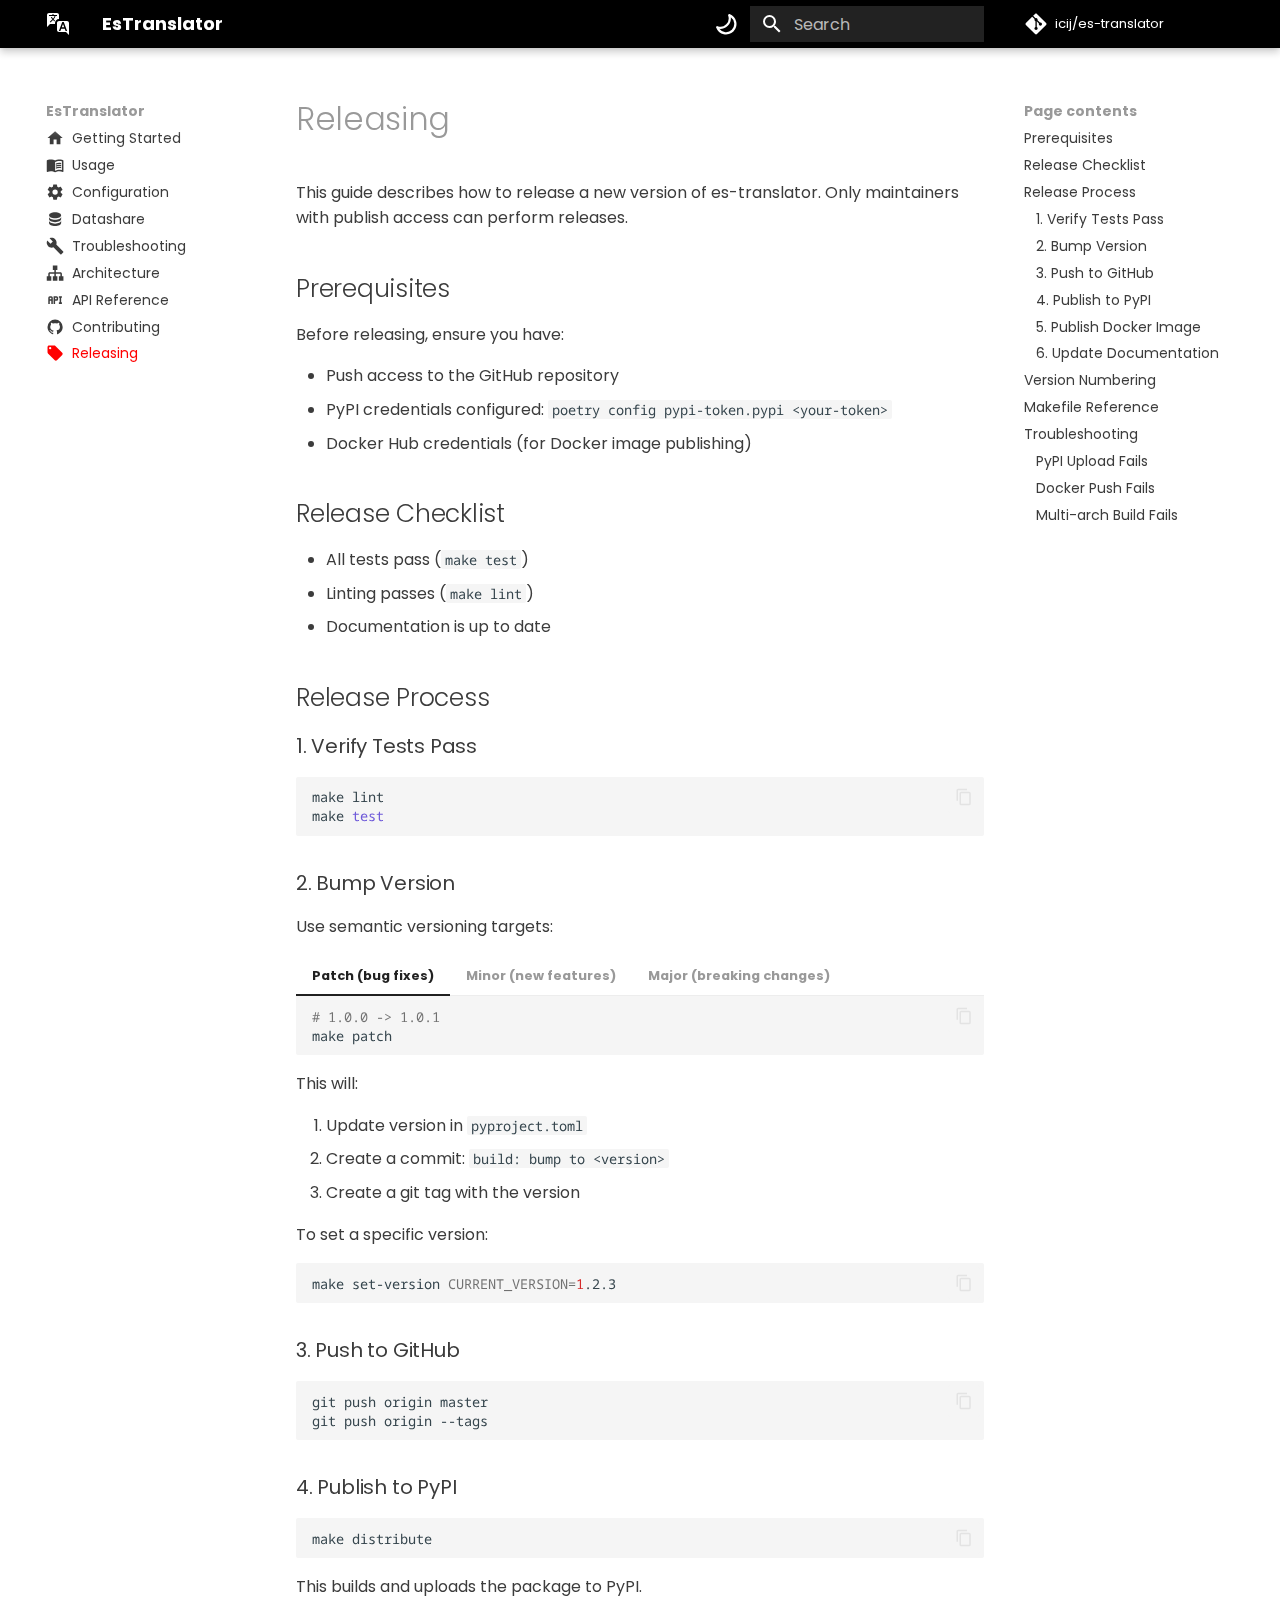
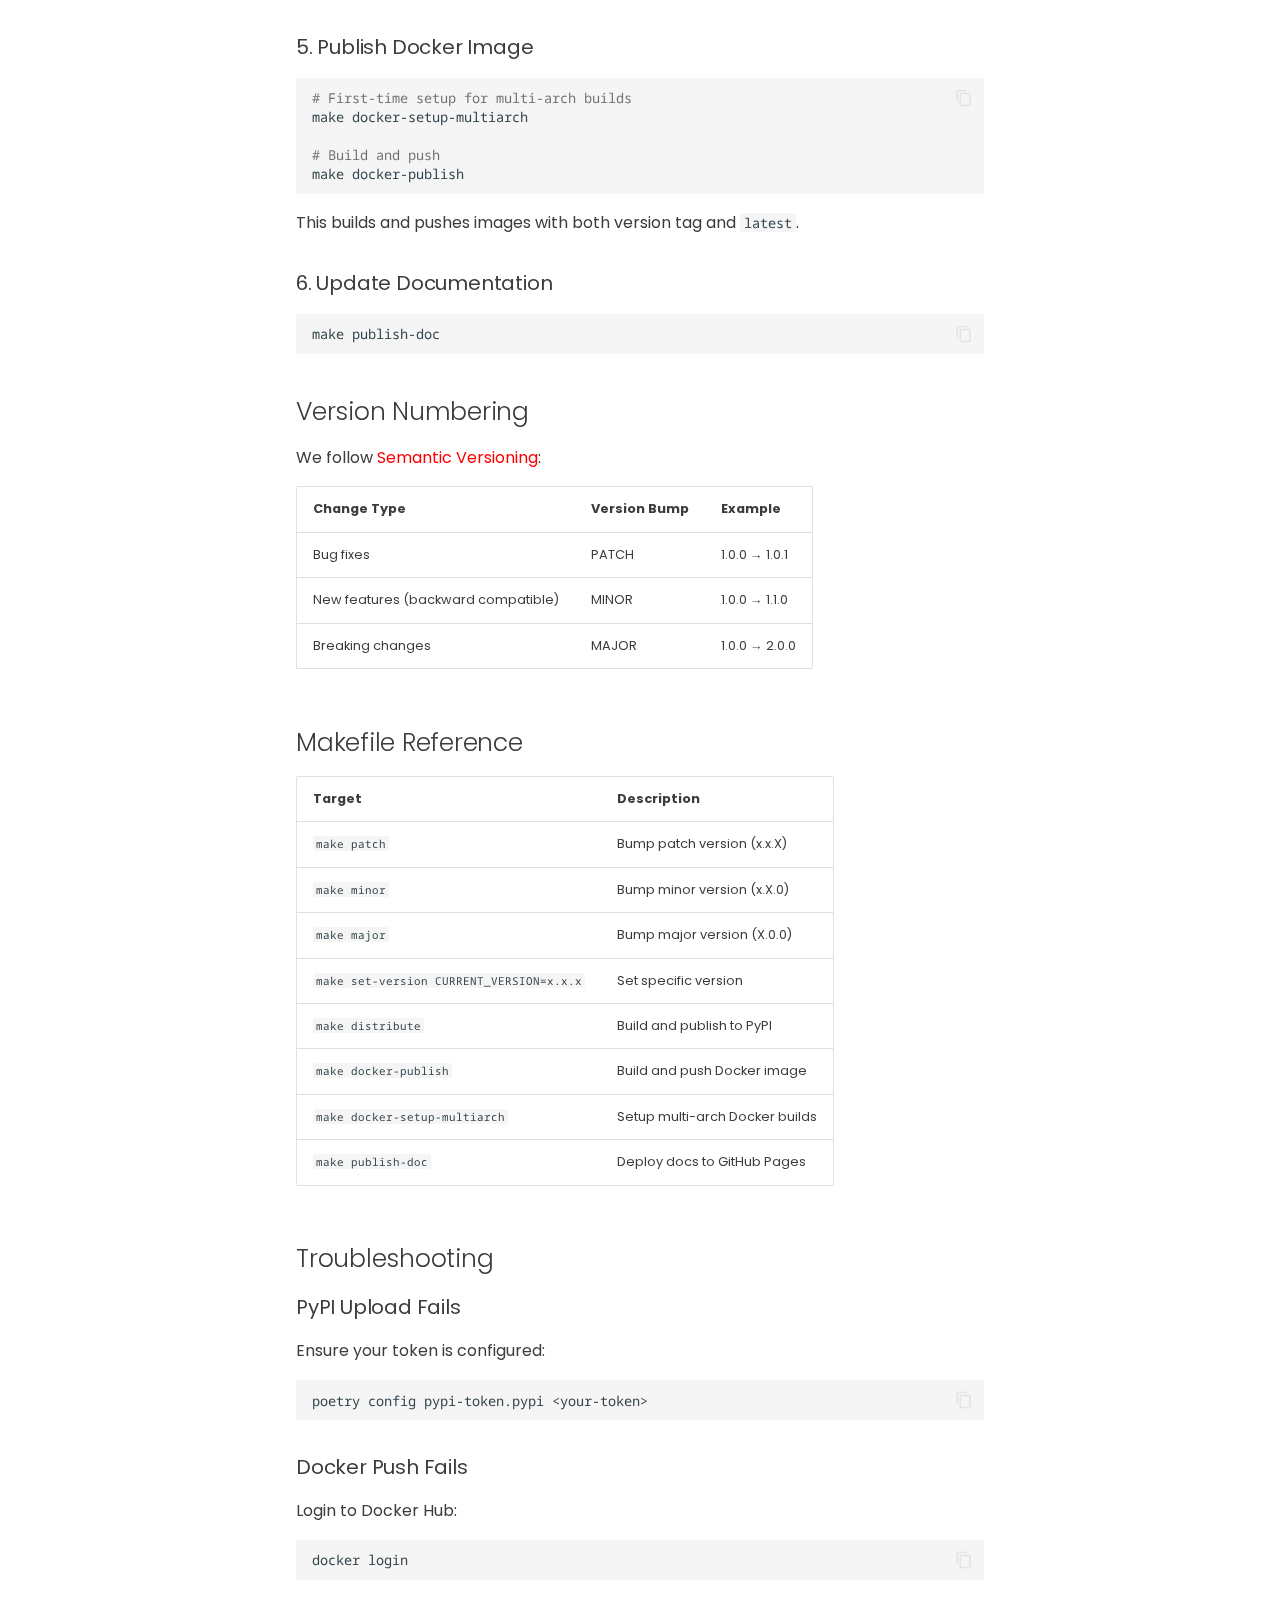
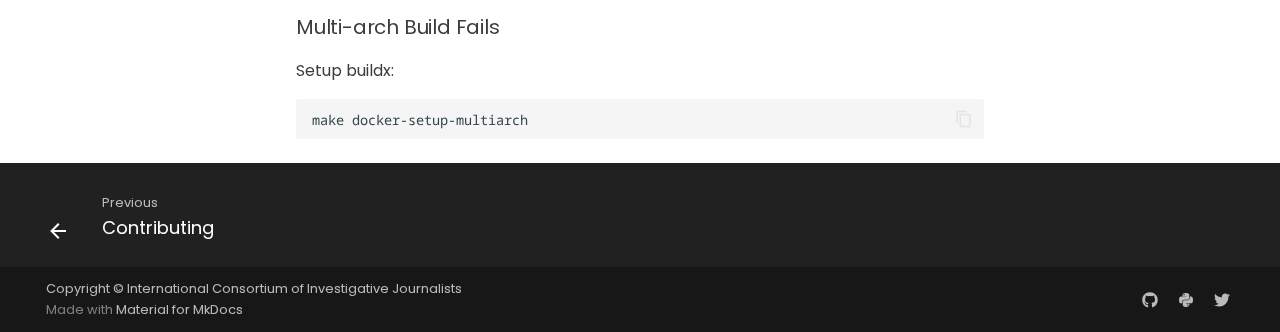
<file: releasing/index.html>
<!doctype html><html lang=en class=no-js> <head><meta charset=utf-8><meta name=viewport content="width=device-width,initial-scale=1"><meta name=description content="A lazy yet bulletproof machine translation tool for Elastichsearch."><link href=../contributing/ rel=prev><link rel=icon href=../None><meta name=generator content="mkdocs-1.6.1, mkdocs-material-9.7.0"><title>Releasing - EsTranslator</title><link rel=stylesheet href=../assets/stylesheets/main.618322db.min.css><link rel=stylesheet href=../assets/stylesheets/palette.ab4e12ef.min.css><link rel=preconnect href=https://fonts.gstatic.com crossorigin><link rel=stylesheet href="https://fonts.googleapis.com/css?family=Poppins:300,300i,400,400i,700,700i%7CNoto+Sans+Mono:400,400i,700,700i&display=fallback"><style>:root{--md-text-font:"Poppins";--md-code-font:"Noto Sans Mono"}</style><link rel=stylesheet href=../assets/_mkdocstrings.css><link rel=stylesheet href=../stylesheets/extra.css><script>__md_scope=new URL("..",location),__md_hash=e=>[...e].reduce(((e,_)=>(e<<5)-e+_.charCodeAt(0)),0),__md_get=(e,_=localStorage,t=__md_scope)=>JSON.parse(_.getItem(t.pathname+"."+e)),__md_set=(e,_,t=localStorage,a=__md_scope)=>{try{t.setItem(a.pathname+"."+e,JSON.stringify(_))}catch(e){}}</script></head> <body dir=ltr data-md-color-scheme=icij-light data-md-color-primary=indigo data-md-color-accent=indigo> <input class=md-toggle data-md-toggle=drawer type=checkbox id=__drawer autocomplete=off> <input class=md-toggle data-md-toggle=search type=checkbox id=__search autocomplete=off> <label class=md-overlay for=__drawer></label> <div data-md-component=skip> <a href=#releasing class=md-skip> Skip to content </a> </div> <div data-md-component=announce> </div> <header class="md-header md-header--shadow" data-md-component=header> <nav class="md-header__inner md-grid" aria-label=Header> <a href=.. title=EsTranslator class="md-header__button md-logo" aria-label=EsTranslator data-md-component=logo> <svg xmlns=http://www.w3.org/2000/svg viewbox="0 0 24 24"><path d="M11 1H3c-1.1 0-2 .9-2 2v12l3-3h5v-1c0-2.2 1.79-4 4-4V3c0-1.1-.9-2-2-2m0 3H9.5c-.34 1.19-.96 2.3-1.82 3.26l-.02.02 1.26 1.25-.37 1.01L7 8l-2.5 2.5-.69-.73 2.53-2.49A8.6 8.6 0 0 1 4.86 5h.99c.31.6.69 1.17 1.15 1.68A7.7 7.7 0 0 0 8.57 4H3V3h3.5V2h1v1H11zm10 5h-8c-1.1 0-2 .9-2 2v7c0 1.1.9 2 2 2h7l3 3V11c0-1.1-.9-2-2-2m-1.37 10-.85-2.25h-3.56L14.38 19h-1.5l3.37-9h1.5l3.38 9zM17 12l1.22 3.25h-2.43z"/></svg> </a> <label class="md-header__button md-icon" for=__drawer> <svg xmlns=http://www.w3.org/2000/svg viewbox="0 0 24 24"><path d="M3 6h18v2H3zm0 5h18v2H3zm0 5h18v2H3z"/></svg> </label> <div class=md-header__title data-md-component=header-title> <div class=md-header__ellipsis> <div class=md-header__topic> <span class=md-ellipsis> EsTranslator </span> </div> <div class=md-header__topic data-md-component=header-topic> <span class=md-ellipsis> Releasing </span> </div> </div> </div> <form class=md-header__option data-md-component=palette> <input class=md-option data-md-color-media="(prefers-color-scheme: light)" data-md-color-scheme=icij-light data-md-color-primary=indigo data-md-color-accent=indigo aria-label="Switch to dark theme" type=radio name=__palette id=__palette_0> <label class="md-header__button md-icon" title="Switch to dark theme" for=__palette_1 hidden> <svg xmlns=http://www.w3.org/2000/svg viewbox="0 0 16 16"><path d="M9.598 1.591a.75.75 0 0 1 .785-.175 7.001 7.001 0 1 1-8.967 8.967.75.75 0 0 1 .961-.96 5.5 5.5 0 0 0 7.046-7.046.75.75 0 0 1 .175-.786m1.616 1.945a7 7 0 0 1-7.678 7.678 5.499 5.499 0 1 0 7.678-7.678"/></svg> </label> <input class=md-option data-md-color-media="(prefers-color-scheme: dark)" data-md-color-scheme=icij-dark data-md-color-primary=indigo data-md-color-accent=indigo aria-label="Switch to light theme" type=radio name=__palette id=__palette_1> <label class="md-header__button md-icon" title="Switch to light theme" for=__palette_0 hidden> <svg xmlns=http://www.w3.org/2000/svg viewbox="0 0 16 16"><path d="M8 12a4 4 0 1 1 0-8 4 4 0 0 1 0 8m0-1.5a2.5 2.5 0 1 0 0-5 2.5 2.5 0 0 0 0 5m5.657-8.157a.75.75 0 0 1 0 1.061l-1.061 1.06a.749.749 0 0 1-1.275-.326.75.75 0 0 1 .215-.734l1.06-1.06a.75.75 0 0 1 1.06 0Zm-9.193 9.193a.75.75 0 0 1 0 1.06l-1.06 1.061a.75.75 0 1 1-1.061-1.06l1.06-1.061a.75.75 0 0 1 1.061 0M8 0a.75.75 0 0 1 .75.75v1.5a.75.75 0 0 1-1.5 0V.75A.75.75 0 0 1 8 0M3 8a.75.75 0 0 1-.75.75H.75a.75.75 0 0 1 0-1.5h1.5A.75.75 0 0 1 3 8m13 0a.75.75 0 0 1-.75.75h-1.5a.75.75 0 0 1 0-1.5h1.5A.75.75 0 0 1 16 8m-8 5a.75.75 0 0 1 .75.75v1.5a.75.75 0 0 1-1.5 0v-1.5A.75.75 0 0 1 8 13m3.536-1.464a.75.75 0 0 1 1.06 0l1.061 1.06a.75.75 0 0 1-1.06 1.061l-1.061-1.06a.75.75 0 0 1 0-1.061M2.343 2.343a.75.75 0 0 1 1.061 0l1.06 1.061a.75.75 0 0 1-.018 1.042.75.75 0 0 1-1.042.018l-1.06-1.06a.75.75 0 0 1 0-1.06Z"/></svg> </label> </form> <script>var palette=__md_get("__palette");if(palette&&palette.color){if("(prefers-color-scheme)"===palette.color.media){var media=matchMedia("(prefers-color-scheme: light)"),input=document.querySelector(media.matches?"[data-md-color-media='(prefers-color-scheme: light)']":"[data-md-color-media='(prefers-color-scheme: dark)']");palette.color.media=input.getAttribute("data-md-color-media"),palette.color.scheme=input.getAttribute("data-md-color-scheme"),palette.color.primary=input.getAttribute("data-md-color-primary"),palette.color.accent=input.getAttribute("data-md-color-accent")}for(var[key,value]of Object.entries(palette.color))document.body.setAttribute("data-md-color-"+key,value)}</script> <label class="md-header__button md-icon" for=__search> <svg xmlns=http://www.w3.org/2000/svg viewbox="0 0 24 24"><path d="M9.5 3A6.5 6.5 0 0 1 16 9.5c0 1.61-.59 3.09-1.56 4.23l.27.27h.79l5 5-1.5 1.5-5-5v-.79l-.27-.27A6.52 6.52 0 0 1 9.5 16 6.5 6.5 0 0 1 3 9.5 6.5 6.5 0 0 1 9.5 3m0 2C7 5 5 7 5 9.5S7 14 9.5 14 14 12 14 9.5 12 5 9.5 5"/></svg> </label> <div class=md-search data-md-component=search role=dialog> <label class=md-search__overlay for=__search></label> <div class=md-search__inner role=search> <form class=md-search__form name=search> <input type=text class=md-search__input name=query aria-label=Search placeholder=Search autocapitalize=off autocorrect=off autocomplete=off spellcheck=false data-md-component=search-query required> <label class="md-search__icon md-icon" for=__search> <svg xmlns=http://www.w3.org/2000/svg viewbox="0 0 24 24"><path d="M9.5 3A6.5 6.5 0 0 1 16 9.5c0 1.61-.59 3.09-1.56 4.23l.27.27h.79l5 5-1.5 1.5-5-5v-.79l-.27-.27A6.52 6.52 0 0 1 9.5 16 6.5 6.5 0 0 1 3 9.5 6.5 6.5 0 0 1 9.5 3m0 2C7 5 5 7 5 9.5S7 14 9.5 14 14 12 14 9.5 12 5 9.5 5"/></svg> <svg xmlns=http://www.w3.org/2000/svg viewbox="0 0 24 24"><path d="M20 11v2H8l5.5 5.5-1.42 1.42L4.16 12l7.92-7.92L13.5 5.5 8 11z"/></svg> </label> <nav class=md-search__options aria-label=Search> <a href=javascript:void(0) class="md-search__icon md-icon" title=Share aria-label=Share data-clipboard data-clipboard-text data-md-component=search-share tabindex=-1> <svg xmlns=http://www.w3.org/2000/svg viewbox="0 0 24 24"><path d="M18 16.08c-.76 0-1.44.3-1.96.77L8.91 12.7c.05-.23.09-.46.09-.7s-.04-.47-.09-.7l7.05-4.11c.54.5 1.25.81 2.04.81a3 3 0 0 0 3-3 3 3 0 0 0-3-3 3 3 0 0 0-3 3c0 .24.04.47.09.7L8.04 9.81C7.5 9.31 6.79 9 6 9a3 3 0 0 0-3 3 3 3 0 0 0 3 3c.79 0 1.5-.31 2.04-.81l7.12 4.15c-.05.21-.08.43-.08.66 0 1.61 1.31 2.91 2.92 2.91s2.92-1.3 2.92-2.91A2.92 2.92 0 0 0 18 16.08"/></svg> </a> <button type=reset class="md-search__icon md-icon" title=Clear aria-label=Clear tabindex=-1> <svg xmlns=http://www.w3.org/2000/svg viewbox="0 0 24 24"><path d="M19 6.41 17.59 5 12 10.59 6.41 5 5 6.41 10.59 12 5 17.59 6.41 19 12 13.41 17.59 19 19 17.59 13.41 12z"/></svg> </button> </nav> <div class=md-search__suggest data-md-component=search-suggest></div> </form> <div class=md-search__output> <div class=md-search__scrollwrap tabindex=0 data-md-scrollfix> <div class=md-search-result data-md-component=search-result> <div class=md-search-result__meta> Initializing search </div> <ol class=md-search-result__list role=presentation></ol> </div> </div> </div> </div> </div> <div class=md-header__source> <a href=https://github.com/icij/es-translator title="Go to repository" class=md-source data-md-component=source> <div class="md-source__icon md-icon"> <svg xmlns=http://www.w3.org/2000/svg viewbox="0 0 448 512"><!-- Font Awesome Free 7.1.0 by @fontawesome - https://fontawesome.com License - https://fontawesome.com/license/free (Icons: CC BY 4.0, Fonts: SIL OFL 1.1, Code: MIT License) Copyright 2025 Fonticons, Inc.--><path d="M439.6 236.1 244 40.5c-5.4-5.5-12.8-8.5-20.4-8.5s-15 3-20.4 8.4L162.5 81l51.5 51.5c27.1-9.1 52.7 16.8 43.4 43.7l49.7 49.7c34.2-11.8 61.2 31 35.5 56.7-26.5 26.5-70.2-2.9-56-37.3L240.3 199v121.9c25.3 12.5 22.3 41.8 9.1 55-6.4 6.4-15.2 10.1-24.3 10.1s-17.8-3.6-24.3-10.1c-17.6-17.6-11.1-46.9 11.2-56v-123c-20.8-8.5-24.6-30.7-18.6-45L142.6 101 8.5 235.1C3 240.6 0 247.9 0 255.5s3 15 8.5 20.4l195.6 195.7c5.4 5.4 12.7 8.4 20.4 8.4s15-3 20.4-8.4l194.7-194.7c5.4-5.4 8.4-12.8 8.4-20.4s-3-15-8.4-20.4"/></svg> </div> <div class=md-source__repository> icij/es-translator </div> </a> </div> </nav> </header> <div class=md-container data-md-component=container> <main class=md-main data-md-component=main> <div class="md-main__inner md-grid"> <div class="md-sidebar md-sidebar--primary" data-md-component=sidebar data-md-type=navigation> <div class=md-sidebar__scrollwrap> <div class=md-sidebar__inner> <nav class="md-nav md-nav--primary" aria-label=Navigation data-md-level=0> <label class=md-nav__title for=__drawer> <a href=.. title=EsTranslator class="md-nav__button md-logo" aria-label=EsTranslator data-md-component=logo> <svg xmlns=http://www.w3.org/2000/svg viewbox="0 0 24 24"><path d="M11 1H3c-1.1 0-2 .9-2 2v12l3-3h5v-1c0-2.2 1.79-4 4-4V3c0-1.1-.9-2-2-2m0 3H9.5c-.34 1.19-.96 2.3-1.82 3.26l-.02.02 1.26 1.25-.37 1.01L7 8l-2.5 2.5-.69-.73 2.53-2.49A8.6 8.6 0 0 1 4.86 5h.99c.31.6.69 1.17 1.15 1.68A7.7 7.7 0 0 0 8.57 4H3V3h3.5V2h1v1H11zm10 5h-8c-1.1 0-2 .9-2 2v7c0 1.1.9 2 2 2h7l3 3V11c0-1.1-.9-2-2-2m-1.37 10-.85-2.25h-3.56L14.38 19h-1.5l3.37-9h1.5l3.38 9zM17 12l1.22 3.25h-2.43z"/></svg> </a> EsTranslator </label> <div class=md-nav__source> <a href=https://github.com/icij/es-translator title="Go to repository" class=md-source data-md-component=source> <div class="md-source__icon md-icon"> <svg xmlns=http://www.w3.org/2000/svg viewbox="0 0 448 512"><!-- Font Awesome Free 7.1.0 by @fontawesome - https://fontawesome.com License - https://fontawesome.com/license/free (Icons: CC BY 4.0, Fonts: SIL OFL 1.1, Code: MIT License) Copyright 2025 Fonticons, Inc.--><path d="M439.6 236.1 244 40.5c-5.4-5.5-12.8-8.5-20.4-8.5s-15 3-20.4 8.4L162.5 81l51.5 51.5c27.1-9.1 52.7 16.8 43.4 43.7l49.7 49.7c34.2-11.8 61.2 31 35.5 56.7-26.5 26.5-70.2-2.9-56-37.3L240.3 199v121.9c25.3 12.5 22.3 41.8 9.1 55-6.4 6.4-15.2 10.1-24.3 10.1s-17.8-3.6-24.3-10.1c-17.6-17.6-11.1-46.9 11.2-56v-123c-20.8-8.5-24.6-30.7-18.6-45L142.6 101 8.5 235.1C3 240.6 0 247.9 0 255.5s3 15 8.5 20.4l195.6 195.7c5.4 5.4 12.7 8.4 20.4 8.4s15-3 20.4-8.4l194.7-194.7c5.4-5.4 8.4-12.8 8.4-20.4s-3-15-8.4-20.4"/></svg> </div> <div class=md-source__repository> icij/es-translator </div> </a> </div> <ul class=md-nav__list data-md-scrollfix> <li class=md-nav__item> <a href=.. class=md-nav__link> <svg xmlns=http://www.w3.org/2000/svg viewbox="0 0 24 24"><path d="M10 20v-6h4v6h5v-8h3L12 3 2 12h3v8z"/></svg> <span class=md-ellipsis> Getting Started </span> </a> </li> <li class=md-nav__item> <a href=../usage/ class=md-nav__link> <svg xmlns=http://www.w3.org/2000/svg viewbox="0 0 24 24"><path d="M12 21.5c-1.35-.85-3.8-1.5-5.5-1.5-1.65 0-3.35.3-4.75 1.05-.1.05-.15.05-.25.05-.25 0-.5-.25-.5-.5V6c.6-.45 1.25-.75 2-1 1.11-.35 2.33-.5 3.5-.5 1.95 0 4.05.4 5.5 1.5 1.45-1.1 3.55-1.5 5.5-1.5 1.17 0 2.39.15 3.5.5.75.25 1.4.55 2 1v14.6c0 .25-.25.5-.5.5-.1 0-.15 0-.25-.05-1.4-.75-3.1-1.05-4.75-1.05-1.7 0-4.15.65-5.5 1.5M12 8v11.5c1.35-.85 3.8-1.5 5.5-1.5 1.2 0 2.4.15 3.5.5V7c-1.1-.35-2.3-.5-3.5-.5-1.7 0-4.15.65-5.5 1.5m1 3.5c1.11-.68 2.6-1 4.5-1 .91 0 1.76.09 2.5.28V9.23c-.87-.15-1.71-.23-2.5-.23q-2.655 0-4.5.84zm4.5.17c-1.71 0-3.21.26-4.5.79v1.69c1.11-.65 2.6-.99 4.5-.99 1.04 0 1.88.08 2.5.24v-1.5c-.87-.16-1.71-.23-2.5-.23m2.5 2.9c-.87-.16-1.71-.24-2.5-.24-1.83 0-3.33.27-4.5.8v1.69c1.11-.66 2.6-.99 4.5-.99 1.04 0 1.88.08 2.5.24z"/></svg> <span class=md-ellipsis> Usage </span> </a> </li> <li class=md-nav__item> <a href=../configuration/ class=md-nav__link> <svg xmlns=http://www.w3.org/2000/svg viewbox="0 0 24 24"><path d="M12 15.5A3.5 3.5 0 0 1 8.5 12 3.5 3.5 0 0 1 12 8.5a3.5 3.5 0 0 1 3.5 3.5 3.5 3.5 0 0 1-3.5 3.5m7.43-2.53c.04-.32.07-.64.07-.97s-.03-.66-.07-1l2.11-1.63c.19-.15.24-.42.12-.64l-2-3.46c-.12-.22-.39-.31-.61-.22l-2.49 1c-.52-.39-1.06-.73-1.69-.98l-.37-2.65A.506.506 0 0 0 14 2h-4c-.25 0-.46.18-.5.42l-.37 2.65c-.63.25-1.17.59-1.69.98l-2.49-1c-.22-.09-.49 0-.61.22l-2 3.46c-.13.22-.07.49.12.64L4.57 11c-.04.34-.07.67-.07 1s.03.65.07.97l-2.11 1.66c-.19.15-.25.42-.12.64l2 3.46c.12.22.39.3.61.22l2.49-1.01c.52.4 1.06.74 1.69.99l.37 2.65c.04.24.25.42.5.42h4c.25 0 .46-.18.5-.42l.37-2.65c.63-.26 1.17-.59 1.69-.99l2.49 1.01c.22.08.49 0 .61-.22l2-3.46c.12-.22.07-.49-.12-.64z"/></svg> <span class=md-ellipsis> Configuration </span> </a> </li> <li class=md-nav__item> <a href=../datashare/ class=md-nav__link> <svg xmlns=http://www.w3.org/2000/svg viewbox="0 0 24 24"><path d="M12 3C7.58 3 4 4.79 4 7s3.58 4 8 4 8-1.79 8-4-3.58-4-8-4M4 9v3c0 2.21 3.58 4 8 4s8-1.79 8-4V9c0 2.21-3.58 4-8 4s-8-1.79-8-4m0 5v3c0 2.21 3.58 4 8 4s8-1.79 8-4v-3c0 2.21-3.58 4-8 4s-8-1.79-8-4"/></svg> <span class=md-ellipsis> Datashare </span> </a> </li> <li class=md-nav__item> <a href=../troubleshooting/ class=md-nav__link> <svg xmlns=http://www.w3.org/2000/svg viewbox="0 0 24 24"><path d="m22.7 19-9.1-9.1c.9-2.3.4-5-1.5-6.9-2-2-5-2.4-7.4-1.3L9 6 6 9 1.6 4.7C.4 7.1.9 10.1 2.9 12.1c1.9 1.9 4.6 2.4 6.9 1.5l9.1 9.1c.4.4 1 .4 1.4 0l2.3-2.3c.5-.4.5-1.1.1-1.4"/></svg> <span class=md-ellipsis> Troubleshooting </span> </a> </li> <li class=md-nav__item> <a href=../architecture/ class=md-nav__link> <svg xmlns=http://www.w3.org/2000/svg viewbox="0 0 24 24"><path d="M9 2v6h2v3H5c-1.11 0-2 .89-2 2v3H1v6h6v-6H5v-3h6v3H9v6h6v-6h-2v-3h6v3h-2v6h6v-6h-2v-3c0-1.11-.89-2-2-2h-6V8h2V2z"/></svg> <span class=md-ellipsis> Architecture </span> </a> </li> <li class=md-nav__item> <a href=../api/ class=md-nav__link> <svg xmlns=http://www.w3.org/2000/svg viewbox="0 0 24 24"><path d="M7 7H5a2 2 0 0 0-2 2v8h2v-4h2v4h2V9a2 2 0 0 0-2-2m0 4H5V9h2m7-2h-4v10h2v-4h2a2 2 0 0 0 2-2V9a2 2 0 0 0-2-2m0 4h-2V9h2m6 0v6h1v2h-4v-2h1V9h-1V7h4v2Z"/></svg> <span class=md-ellipsis> API Reference </span> </a> </li> <li class=md-nav__item> <a href=../contributing/ class=md-nav__link> <svg xmlns=http://www.w3.org/2000/svg viewbox="0 0 24 24"><path d="M12 2A10 10 0 0 0 2 12c0 4.42 2.87 8.17 6.84 9.5.5.08.66-.23.66-.5v-1.69c-2.77.6-3.36-1.34-3.36-1.34-.46-1.16-1.11-1.47-1.11-1.47-.91-.62.07-.6.07-.6 1 .07 1.53 1.03 1.53 1.03.87 1.52 2.34 1.07 2.91.83.09-.65.35-1.09.63-1.34-2.22-.25-4.55-1.11-4.55-4.92 0-1.11.38-2 1.03-2.71-.1-.25-.45-1.29.1-2.64 0 0 .84-.27 2.75 1.02.79-.22 1.65-.33 2.5-.33s1.71.11 2.5.33c1.91-1.29 2.75-1.02 2.75-1.02.55 1.35.2 2.39.1 2.64.65.71 1.03 1.6 1.03 2.71 0 3.82-2.34 4.66-4.57 4.91.36.31.69.92.69 1.85V21c0 .27.16.59.67.5C19.14 20.16 22 16.42 22 12A10 10 0 0 0 12 2"/></svg> <span class=md-ellipsis> Contributing </span> </a> </li> <li class="md-nav__item md-nav__item--active"> <input class="md-nav__toggle md-toggle" type=checkbox id=__toc> <label class="md-nav__link md-nav__link--active" for=__toc> <svg xmlns=http://www.w3.org/2000/svg viewbox="0 0 24 24"><path d="M5.5 7A1.5 1.5 0 0 1 4 5.5 1.5 1.5 0 0 1 5.5 4 1.5 1.5 0 0 1 7 5.5 1.5 1.5 0 0 1 5.5 7m15.91 4.58-9-9C12.05 2.22 11.55 2 11 2H4c-1.11 0-2 .89-2 2v7c0 .55.22 1.05.59 1.41l8.99 9c.37.36.87.59 1.42.59s1.05-.23 1.41-.59l7-7c.37-.36.59-.86.59-1.41 0-.56-.23-1.06-.59-1.42"/></svg> <span class=md-ellipsis> Releasing </span> <span class="md-nav__icon md-icon"></span> </label> <a href=./ class="md-nav__link md-nav__link--active"> <svg xmlns=http://www.w3.org/2000/svg viewbox="0 0 24 24"><path d="M5.5 7A1.5 1.5 0 0 1 4 5.5 1.5 1.5 0 0 1 5.5 4 1.5 1.5 0 0 1 7 5.5 1.5 1.5 0 0 1 5.5 7m15.91 4.58-9-9C12.05 2.22 11.55 2 11 2H4c-1.11 0-2 .89-2 2v7c0 .55.22 1.05.59 1.41l8.99 9c.37.36.87.59 1.42.59s1.05-.23 1.41-.59l7-7c.37-.36.59-.86.59-1.41 0-.56-.23-1.06-.59-1.42"/></svg> <span class=md-ellipsis> Releasing </span> </a> <nav class="md-nav md-nav--secondary" aria-label="Page contents"> <label class=md-nav__title for=__toc> <span class="md-nav__icon md-icon"></span> Page contents </label> <ul class=md-nav__list data-md-component=toc data-md-scrollfix> <li class=md-nav__item> <a href=#prerequisites class=md-nav__link> <span class=md-ellipsis> Prerequisites </span> </a> </li> <li class=md-nav__item> <a href=#release-checklist class=md-nav__link> <span class=md-ellipsis> Release Checklist </span> </a> </li> <li class=md-nav__item> <a href=#release-process class=md-nav__link> <span class=md-ellipsis> Release Process </span> </a> <nav class=md-nav aria-label="Release Process"> <ul class=md-nav__list> <li class=md-nav__item> <a href=#1-verify-tests-pass class=md-nav__link> <span class=md-ellipsis> 1. Verify Tests Pass </span> </a> </li> <li class=md-nav__item> <a href=#2-bump-version class=md-nav__link> <span class=md-ellipsis> 2. Bump Version </span> </a> </li> <li class=md-nav__item> <a href=#3-push-to-github class=md-nav__link> <span class=md-ellipsis> 3. Push to GitHub </span> </a> </li> <li class=md-nav__item> <a href=#4-publish-to-pypi class=md-nav__link> <span class=md-ellipsis> 4. Publish to PyPI </span> </a> </li> <li class=md-nav__item> <a href=#5-publish-docker-image class=md-nav__link> <span class=md-ellipsis> 5. Publish Docker Image </span> </a> </li> <li class=md-nav__item> <a href=#6-update-documentation class=md-nav__link> <span class=md-ellipsis> 6. Update Documentation </span> </a> </li> </ul> </nav> </li> <li class=md-nav__item> <a href=#version-numbering class=md-nav__link> <span class=md-ellipsis> Version Numbering </span> </a> </li> <li class=md-nav__item> <a href=#makefile-reference class=md-nav__link> <span class=md-ellipsis> Makefile Reference </span> </a> </li> <li class=md-nav__item> <a href=#troubleshooting class=md-nav__link> <span class=md-ellipsis> Troubleshooting </span> </a> <nav class=md-nav aria-label=Troubleshooting> <ul class=md-nav__list> <li class=md-nav__item> <a href=#pypi-upload-fails class=md-nav__link> <span class=md-ellipsis> PyPI Upload Fails </span> </a> </li> <li class=md-nav__item> <a href=#docker-push-fails class=md-nav__link> <span class=md-ellipsis> Docker Push Fails </span> </a> </li> <li class=md-nav__item> <a href=#multi-arch-build-fails class=md-nav__link> <span class=md-ellipsis> Multi-arch Build Fails </span> </a> </li> </ul> </nav> </li> </ul> </nav> </li> </ul> </nav> </div> </div> </div> <div class="md-sidebar md-sidebar--secondary" data-md-component=sidebar data-md-type=toc> <div class=md-sidebar__scrollwrap> <div class=md-sidebar__inner> <nav class="md-nav md-nav--secondary" aria-label="Page contents"> <label class=md-nav__title for=__toc> <span class="md-nav__icon md-icon"></span> Page contents </label> <ul class=md-nav__list data-md-component=toc data-md-scrollfix> <li class=md-nav__item> <a href=#prerequisites class=md-nav__link> <span class=md-ellipsis> Prerequisites </span> </a> </li> <li class=md-nav__item> <a href=#release-checklist class=md-nav__link> <span class=md-ellipsis> Release Checklist </span> </a> </li> <li class=md-nav__item> <a href=#release-process class=md-nav__link> <span class=md-ellipsis> Release Process </span> </a> <nav class=md-nav aria-label="Release Process"> <ul class=md-nav__list> <li class=md-nav__item> <a href=#1-verify-tests-pass class=md-nav__link> <span class=md-ellipsis> 1. Verify Tests Pass </span> </a> </li> <li class=md-nav__item> <a href=#2-bump-version class=md-nav__link> <span class=md-ellipsis> 2. Bump Version </span> </a> </li> <li class=md-nav__item> <a href=#3-push-to-github class=md-nav__link> <span class=md-ellipsis> 3. Push to GitHub </span> </a> </li> <li class=md-nav__item> <a href=#4-publish-to-pypi class=md-nav__link> <span class=md-ellipsis> 4. Publish to PyPI </span> </a> </li> <li class=md-nav__item> <a href=#5-publish-docker-image class=md-nav__link> <span class=md-ellipsis> 5. Publish Docker Image </span> </a> </li> <li class=md-nav__item> <a href=#6-update-documentation class=md-nav__link> <span class=md-ellipsis> 6. Update Documentation </span> </a> </li> </ul> </nav> </li> <li class=md-nav__item> <a href=#version-numbering class=md-nav__link> <span class=md-ellipsis> Version Numbering </span> </a> </li> <li class=md-nav__item> <a href=#makefile-reference class=md-nav__link> <span class=md-ellipsis> Makefile Reference </span> </a> </li> <li class=md-nav__item> <a href=#troubleshooting class=md-nav__link> <span class=md-ellipsis> Troubleshooting </span> </a> <nav class=md-nav aria-label=Troubleshooting> <ul class=md-nav__list> <li class=md-nav__item> <a href=#pypi-upload-fails class=md-nav__link> <span class=md-ellipsis> PyPI Upload Fails </span> </a> </li> <li class=md-nav__item> <a href=#docker-push-fails class=md-nav__link> <span class=md-ellipsis> Docker Push Fails </span> </a> </li> <li class=md-nav__item> <a href=#multi-arch-build-fails class=md-nav__link> <span class=md-ellipsis> Multi-arch Build Fails </span> </a> </li> </ul> </nav> </li> </ul> </nav> </div> </div> </div> <div class=md-content data-md-component=content> <article class="md-content__inner md-typeset"> <h1 id=releasing>Releasing<a class=headerlink href=#releasing title="Permanent link">&para;</a></h1> <p>This guide describes how to release a new version of es-translator. Only maintainers with publish access can perform releases.</p> <h2 id=prerequisites>Prerequisites<a class=headerlink href=#prerequisites title="Permanent link">&para;</a></h2> <p>Before releasing, ensure you have:</p> <ul> <li>Push access to the GitHub repository</li> <li>PyPI credentials configured: <code>poetry config pypi-token.pypi &lt;your-token&gt;</code></li> <li>Docker Hub credentials (for Docker image publishing)</li> </ul> <h2 id=release-checklist>Release Checklist<a class=headerlink href=#release-checklist title="Permanent link">&para;</a></h2> <ul> <li>All tests pass (<code>make test</code>)</li> <li>Linting passes (<code>make lint</code>)</li> <li>Documentation is up to date</li> </ul> <h2 id=release-process>Release Process<a class=headerlink href=#release-process title="Permanent link">&para;</a></h2> <h3 id=1-verify-tests-pass>1. Verify Tests Pass<a class=headerlink href=#1-verify-tests-pass title="Permanent link">&para;</a></h3> <div class=highlight><pre><span></span><code>make<span class=w> </span>lint
make<span class=w> </span><span class=nb>test</span>
</code></pre></div> <h3 id=2-bump-version>2. Bump Version<a class=headerlink href=#2-bump-version title="Permanent link">&para;</a></h3> <p>Use semantic versioning targets:</p> <div class="tabbed-set tabbed-alternate" data-tabs=1:3><input checked=checked id=__tabbed_1_1 name=__tabbed_1 type=radio><input id=__tabbed_1_2 name=__tabbed_1 type=radio><input id=__tabbed_1_3 name=__tabbed_1 type=radio><div class=tabbed-labels><label for=__tabbed_1_1>Patch (bug fixes)</label><label for=__tabbed_1_2>Minor (new features)</label><label for=__tabbed_1_3>Major (breaking changes)</label></div> <div class=tabbed-content> <div class=tabbed-block> <div class=highlight><pre><span></span><code><span class=c1># 1.0.0 -&gt; 1.0.1</span>
make<span class=w> </span>patch
</code></pre></div> </div> <div class=tabbed-block> <div class=highlight><pre><span></span><code><span class=c1># 1.0.0 -&gt; 1.1.0</span>
make<span class=w> </span>minor
</code></pre></div> </div> <div class=tabbed-block> <div class=highlight><pre><span></span><code><span class=c1># 1.0.0 -&gt; 2.0.0</span>
make<span class=w> </span>major
</code></pre></div> </div> </div> </div> <p>This will:</p> <ol> <li>Update version in <code>pyproject.toml</code></li> <li>Create a commit: <code>build: bump to &lt;version&gt;</code></li> <li>Create a git tag with the version</li> </ol> <p>To set a specific version:</p> <div class=highlight><pre><span></span><code>make<span class=w> </span>set-version<span class=w> </span><span class=nv>CURRENT_VERSION</span><span class=o>=</span><span class=m>1</span>.2.3
</code></pre></div> <h3 id=3-push-to-github>3. Push to GitHub<a class=headerlink href=#3-push-to-github title="Permanent link">&para;</a></h3> <div class=highlight><pre><span></span><code>git<span class=w> </span>push<span class=w> </span>origin<span class=w> </span>master
git<span class=w> </span>push<span class=w> </span>origin<span class=w> </span>--tags
</code></pre></div> <h3 id=4-publish-to-pypi>4. Publish to PyPI<a class=headerlink href=#4-publish-to-pypi title="Permanent link">&para;</a></h3> <div class=highlight><pre><span></span><code>make<span class=w> </span>distribute
</code></pre></div> <p>This builds and uploads the package to PyPI.</p> <h3 id=5-publish-docker-image>5. Publish Docker Image<a class=headerlink href=#5-publish-docker-image title="Permanent link">&para;</a></h3> <div class=highlight><pre><span></span><code><span class=c1># First-time setup for multi-arch builds</span>
make<span class=w> </span>docker-setup-multiarch

<span class=c1># Build and push</span>
make<span class=w> </span>docker-publish
</code></pre></div> <p>This builds and pushes images with both version tag and <code>latest</code>.</p> <h3 id=6-update-documentation>6. Update Documentation<a class=headerlink href=#6-update-documentation title="Permanent link">&para;</a></h3> <div class=highlight><pre><span></span><code>make<span class=w> </span>publish-doc
</code></pre></div> <h2 id=version-numbering>Version Numbering<a class=headerlink href=#version-numbering title="Permanent link">&para;</a></h2> <p>We follow <a href=https://semver.org/ >Semantic Versioning</a>:</p> <table> <thead> <tr> <th>Change Type</th> <th>Version Bump</th> <th>Example</th> </tr> </thead> <tbody> <tr> <td>Bug fixes</td> <td>PATCH</td> <td>1.0.0 → 1.0.1</td> </tr> <tr> <td>New features (backward compatible)</td> <td>MINOR</td> <td>1.0.0 → 1.1.0</td> </tr> <tr> <td>Breaking changes</td> <td>MAJOR</td> <td>1.0.0 → 2.0.0</td> </tr> </tbody> </table> <h2 id=makefile-reference>Makefile Reference<a class=headerlink href=#makefile-reference title="Permanent link">&para;</a></h2> <table> <thead> <tr> <th>Target</th> <th>Description</th> </tr> </thead> <tbody> <tr> <td><code>make patch</code></td> <td>Bump patch version (x.x.X)</td> </tr> <tr> <td><code>make minor</code></td> <td>Bump minor version (x.X.0)</td> </tr> <tr> <td><code>make major</code></td> <td>Bump major version (X.0.0)</td> </tr> <tr> <td><code>make set-version CURRENT_VERSION=x.x.x</code></td> <td>Set specific version</td> </tr> <tr> <td><code>make distribute</code></td> <td>Build and publish to PyPI</td> </tr> <tr> <td><code>make docker-publish</code></td> <td>Build and push Docker image</td> </tr> <tr> <td><code>make docker-setup-multiarch</code></td> <td>Setup multi-arch Docker builds</td> </tr> <tr> <td><code>make publish-doc</code></td> <td>Deploy docs to GitHub Pages</td> </tr> </tbody> </table> <h2 id=troubleshooting>Troubleshooting<a class=headerlink href=#troubleshooting title="Permanent link">&para;</a></h2> <h3 id=pypi-upload-fails>PyPI Upload Fails<a class=headerlink href=#pypi-upload-fails title="Permanent link">&para;</a></h3> <p>Ensure your token is configured:</p> <div class=highlight><pre><span></span><code>poetry<span class=w> </span>config<span class=w> </span>pypi-token.pypi<span class=w> </span>&lt;your-token&gt;
</code></pre></div> <h3 id=docker-push-fails>Docker Push Fails<a class=headerlink href=#docker-push-fails title="Permanent link">&para;</a></h3> <p>Login to Docker Hub:</p> <div class=highlight><pre><span></span><code>docker<span class=w> </span>login
</code></pre></div> <h3 id=multi-arch-build-fails>Multi-arch Build Fails<a class=headerlink href=#multi-arch-build-fails title="Permanent link">&para;</a></h3> <p>Setup buildx:</p> <div class=highlight><pre><span></span><code>make<span class=w> </span>docker-setup-multiarch
</code></pre></div> </article> </div> <script>var tabs=__md_get("__tabs");if(Array.isArray(tabs))e:for(var set of document.querySelectorAll(".tabbed-set")){var labels=set.querySelector(".tabbed-labels");for(var tab of tabs)for(var label of labels.getElementsByTagName("label"))if(label.innerText.trim()===tab){var input=document.getElementById(label.htmlFor);input.checked=!0;continue e}}</script> <script>var target=document.getElementById(location.hash.slice(1));target&&target.name&&(target.checked=target.name.startsWith("__tabbed_"))</script> </div> <button type=button class="md-top md-icon" data-md-component=top hidden> <svg xmlns=http://www.w3.org/2000/svg viewbox="0 0 24 24"><path d="M13 20h-2V8l-5.5 5.5-1.42-1.42L12 4.16l7.92 7.92-1.42 1.42L13 8z"/></svg> Back to top </button> </main> <footer class=md-footer> <nav class="md-footer__inner md-grid" aria-label=Footer> <a href=../contributing/ class="md-footer__link md-footer__link--prev" aria-label="Previous: Contributing"> <div class="md-footer__button md-icon"> <svg xmlns=http://www.w3.org/2000/svg viewbox="0 0 24 24"><path d="M20 11v2H8l5.5 5.5-1.42 1.42L4.16 12l7.92-7.92L13.5 5.5 8 11z"/></svg> </div> <div class=md-footer__title> <span class=md-footer__direction> Previous </span> <div class=md-ellipsis> Contributing </div> </div> </a> </nav> <div class="md-footer-meta md-typeset"> <div class="md-footer-meta__inner md-grid"> <div class=md-copyright> <div class=md-copyright__highlight> Copyright &copy; International Consortium of Investigative Journalists </div> Made with <a href=https://squidfunk.github.io/mkdocs-material/ target=_blank rel=noopener> Material for MkDocs </a> </div> <div class=md-social> <a href=https://github.com/ICIJ/es-translator target=_blank rel=noopener title=github.com class=md-social__link> <svg xmlns=http://www.w3.org/2000/svg viewbox="0 0 512 512"><!-- Font Awesome Free 7.1.0 by @fontawesome - https://fontawesome.com License - https://fontawesome.com/license/free (Icons: CC BY 4.0, Fonts: SIL OFL 1.1, Code: MIT License) Copyright 2025 Fonticons, Inc.--><path d="M173.9 397.4c0 2-2.3 3.6-5.2 3.6-3.3.3-5.6-1.3-5.6-3.6 0-2 2.3-3.6 5.2-3.6 3-.3 5.6 1.3 5.6 3.6m-31.1-4.5c-.7 2 1.3 4.3 4.3 4.9 2.6 1 5.6 0 6.2-2s-1.3-4.3-4.3-5.2c-2.6-.7-5.5.3-6.2 2.3m44.2-1.7c-2.9.7-4.9 2.6-4.6 4.9.3 2 2.9 3.3 5.9 2.6 2.9-.7 4.9-2.6 4.6-4.6-.3-1.9-3-3.2-5.9-2.9M252.8 8C114.1 8 8 113.3 8 252c0 110.9 69.8 205.8 169.5 239.2 12.8 2.3 17.3-5.6 17.3-12.1 0-6.2-.3-40.4-.3-61.4 0 0-70 15-84.7-29.8 0 0-11.4-29.1-27.8-36.6 0 0-22.9-15.7 1.6-15.4 0 0 24.9 2 38.6 25.8 21.9 38.6 58.6 27.5 72.9 20.9 2.3-16 8.8-27.1 16-33.7-55.9-6.2-112.3-14.3-112.3-110.5 0-27.5 7.6-41.3 23.6-58.9-2.6-6.5-11.1-33.3 2.6-67.9 20.9-6.5 69 27 69 27 20-5.6 41.5-8.5 62.8-8.5s42.8 2.9 62.8 8.5c0 0 48.1-33.6 69-27 13.7 34.7 5.2 61.4 2.6 67.9 16 17.7 25.8 31.5 25.8 58.9 0 96.5-58.9 104.2-114.8 110.5 9.2 7.9 17 22.9 17 46.4 0 33.7-.3 75.4-.3 83.6 0 6.5 4.6 14.4 17.3 12.1C436.2 457.8 504 362.9 504 252 504 113.3 391.5 8 252.8 8M105.2 352.9c-1.3 1-1 3.3.7 5.2 1.6 1.6 3.9 2.3 5.2 1 1.3-1 1-3.3-.7-5.2-1.6-1.6-3.9-2.3-5.2-1m-10.8-8.1c-.7 1.3.3 2.9 2.3 3.9 1.6 1 3.6.7 4.3-.7.7-1.3-.3-2.9-2.3-3.9-2-.6-3.6-.3-4.3.7m32.4 35.6c-1.6 1.3-1 4.3 1.3 6.2 2.3 2.3 5.2 2.6 6.5 1 1.3-1.3.7-4.3-1.3-6.2-2.2-2.3-5.2-2.6-6.5-1m-11.4-14.7c-1.6 1-1.6 3.6 0 5.9s4.3 3.3 5.6 2.3c1.6-1.3 1.6-3.9 0-6.2-1.4-2.3-4-3.3-5.6-2"/></svg> </a> <a href=https://pypi.org/project/es-translator/ target=_blank rel=noopener title=pypi.org class=md-social__link> <svg xmlns=http://www.w3.org/2000/svg viewbox="0 0 448 512"><!-- Font Awesome Free 7.1.0 by @fontawesome - https://fontawesome.com License - https://fontawesome.com/license/free (Icons: CC BY 4.0, Fonts: SIL OFL 1.1, Code: MIT License) Copyright 2025 Fonticons, Inc.--><path d="M439.8 200.5c-7.7-30.9-22.3-54.2-53.4-54.2h-40.1v47.4c0 36.8-31.2 67.8-66.8 67.8H172.7c-29.2 0-53.4 25-53.4 54.3v101.8c0 29 25.2 46 53.4 54.3 33.8 9.9 66.3 11.7 106.8 0 26.9-7.8 53.4-23.5 53.4-54.3v-40.7H226.2v-13.6h160.2c31.1 0 42.6-21.7 53.4-54.2 11.2-33.5 10.7-65.7 0-108.6M286.2 444.7a20.4 20.4 0 1 1 0-40.7 20.4 20.4 0 1 1 0 40.7M167.8 248.1h106.8c29.7 0 53.4-24.5 53.4-54.3V91.9c0-29-24.4-50.7-53.4-55.6-35.8-5.9-74.7-5.6-106.8.1-45.2 8-53.4 24.7-53.4 55.6v40.7h106.9v13.6h-147c-31.1 0-58.3 18.7-66.8 54.2-9.8 40.7-10.2 66.1 0 108.6 7.6 31.6 25.7 54.2 56.8 54.2H101v-48.8c0-35.3 30.5-66.4 66.8-66.4m-6.6-183.4a20.4 20.4 0 1 1 0 40.8 20.4 20.4 0 1 1 0-40.8"/></svg> </a> <a href=https://twitter.com/ICIJorg target=_blank rel=noopener title=twitter.com class=md-social__link> <svg xmlns=http://www.w3.org/2000/svg viewbox="0 0 512 512"><!-- Font Awesome Free 7.1.0 by @fontawesome - https://fontawesome.com License - https://fontawesome.com/license/free (Icons: CC BY 4.0, Fonts: SIL OFL 1.1, Code: MIT License) Copyright 2025 Fonticons, Inc.--><path d="M459.4 151.7c.3 4.5.3 9.1.3 13.6 0 138.7-105.6 298.6-298.6 298.6-59.5 0-114.7-17.2-161.1-47.1 8.4 1 16.6 1.3 25.3 1.3 49.1 0 94.2-16.6 130.3-44.8-46.1-1-84.8-31.2-98.1-72.8 6.5 1 13 1.6 19.8 1.6 9.4 0 18.8-1.3 27.6-3.6-48.1-9.7-84.1-52-84.1-103v-1.3c14 7.8 30.2 12.7 47.4 13.3-28.3-18.8-46.8-51-46.8-87.4 0-19.5 5.2-37.4 14.3-53C87.4 130.8 165 172.4 252.1 176.9c-1.6-7.8-2.6-15.9-2.6-24C249.5 95.1 296.3 48 354.4 48c30.2 0 57.5 12.7 76.7 33.1 23.7-4.5 46.5-13.3 66.6-25.3-7.8 24.4-24.4 44.8-46.1 57.8 21.1-2.3 41.6-8.1 60.4-16.2-14.3 20.8-32.2 39.3-52.6 54.3"/></svg> </a> </div> </div> </div> </footer> </div> <div class=md-dialog data-md-component=dialog> <div class="md-dialog__inner md-typeset"></div> </div> <script id=__config type=application/json>{"annotate": null, "base": "..", "features": ["content.tabs.link", "announce.dismiss", "content.code.copy", "navigation.footer", "navigation.top", "search.highlight", "search.share", "search.suggest", "toc.follow"], "search": "../assets/javascripts/workers/search.7a47a382.min.js", "tags": null, "translations": {"clipboard.copied": "Copied to clipboard", "clipboard.copy": "Copy to clipboard", "search.result.more.one": "1 more on this page", "search.result.more.other": "# more on this page", "search.result.none": "No matching documents", "search.result.one": "1 matching document", "search.result.other": "# matching documents", "search.result.placeholder": "Type to start searching", "search.result.term.missing": "Missing", "select.version": "Select version"}, "version": null}</script> <script src=../assets/javascripts/bundle.e71a0d61.min.js></script> </body> </html>
</file>
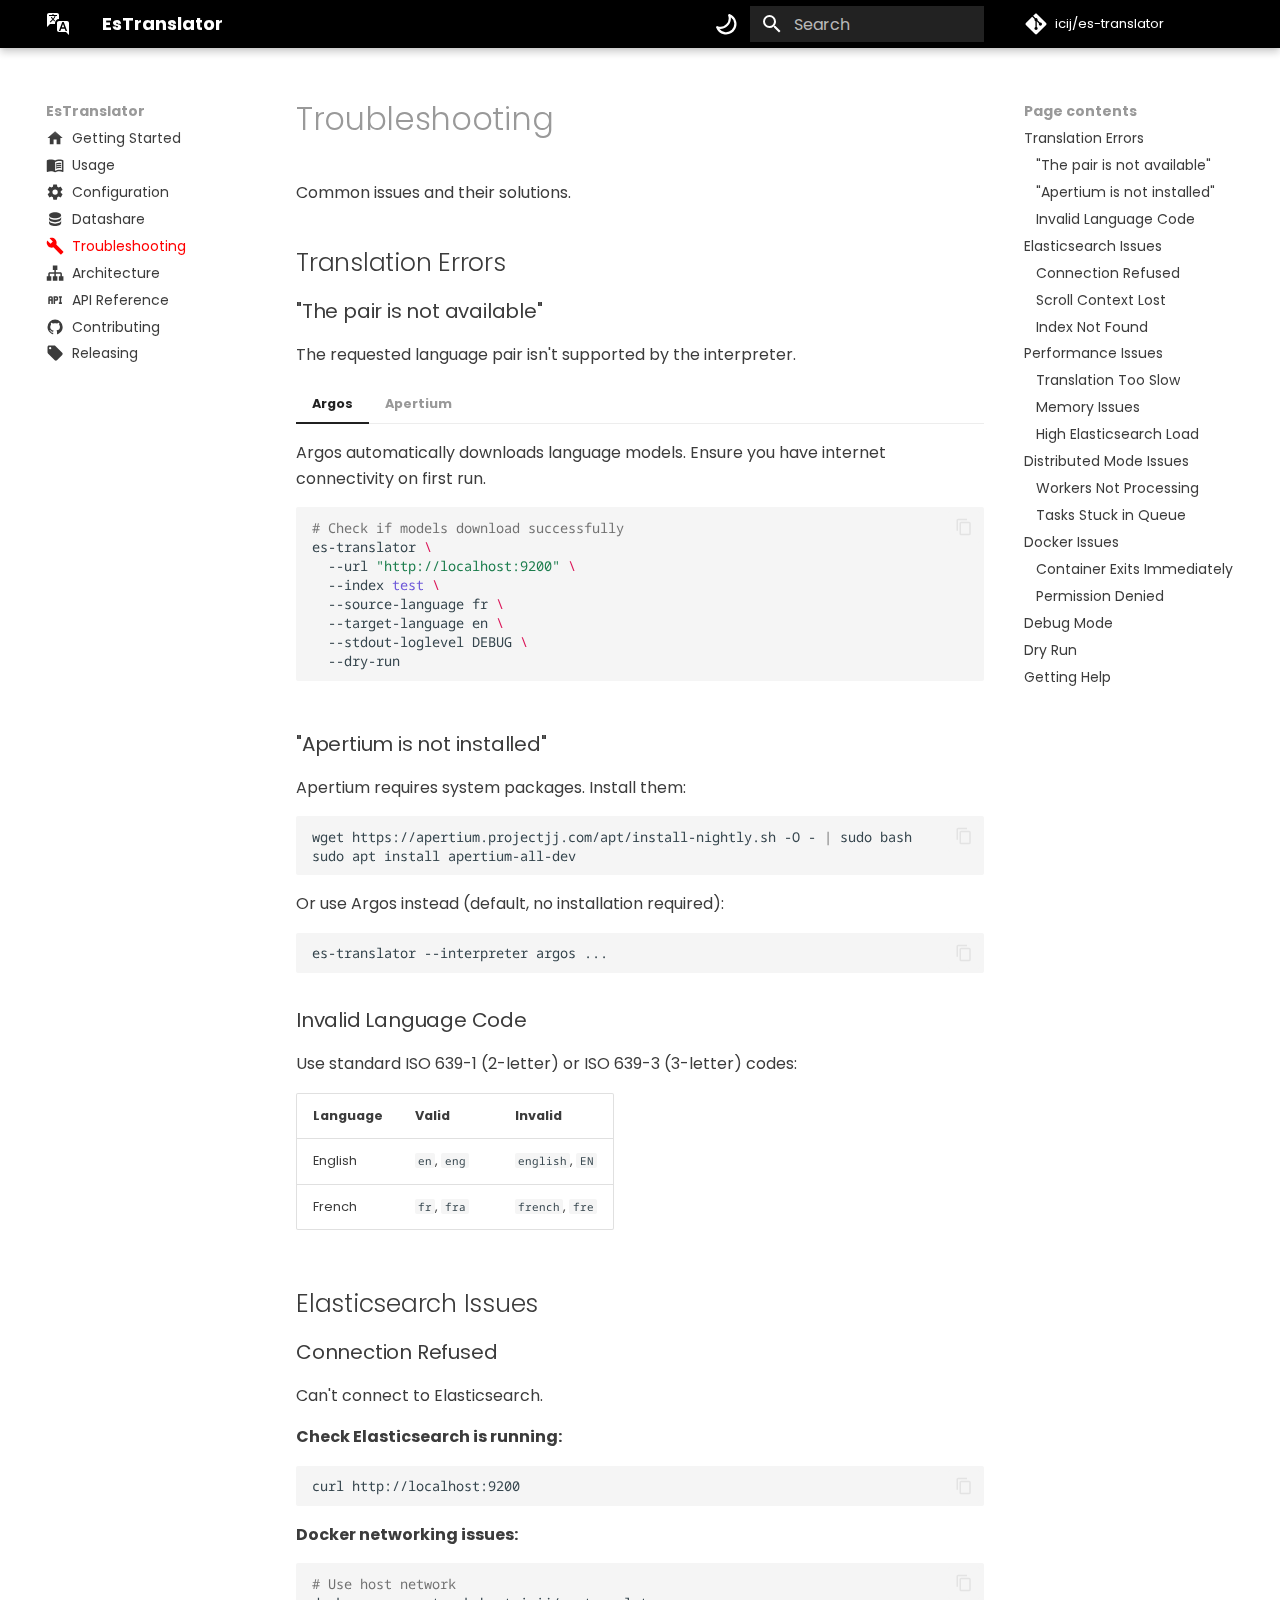
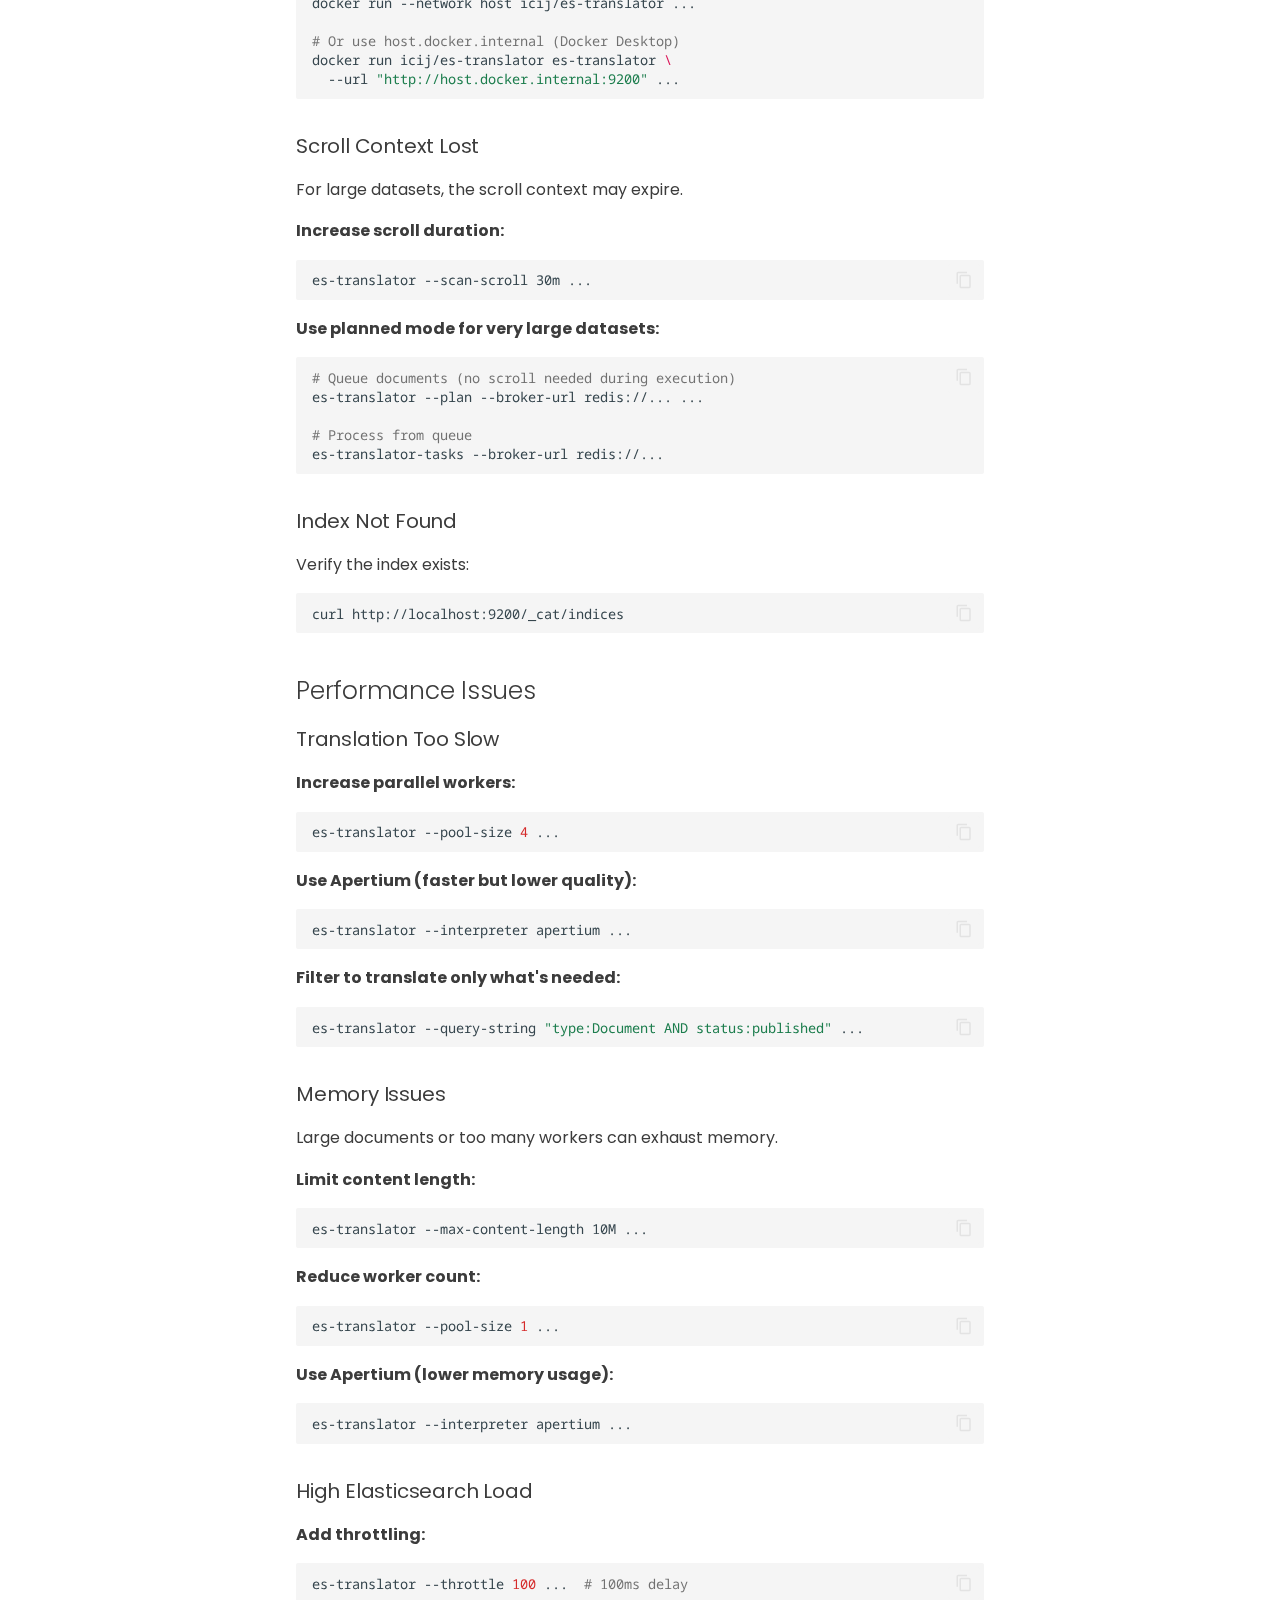
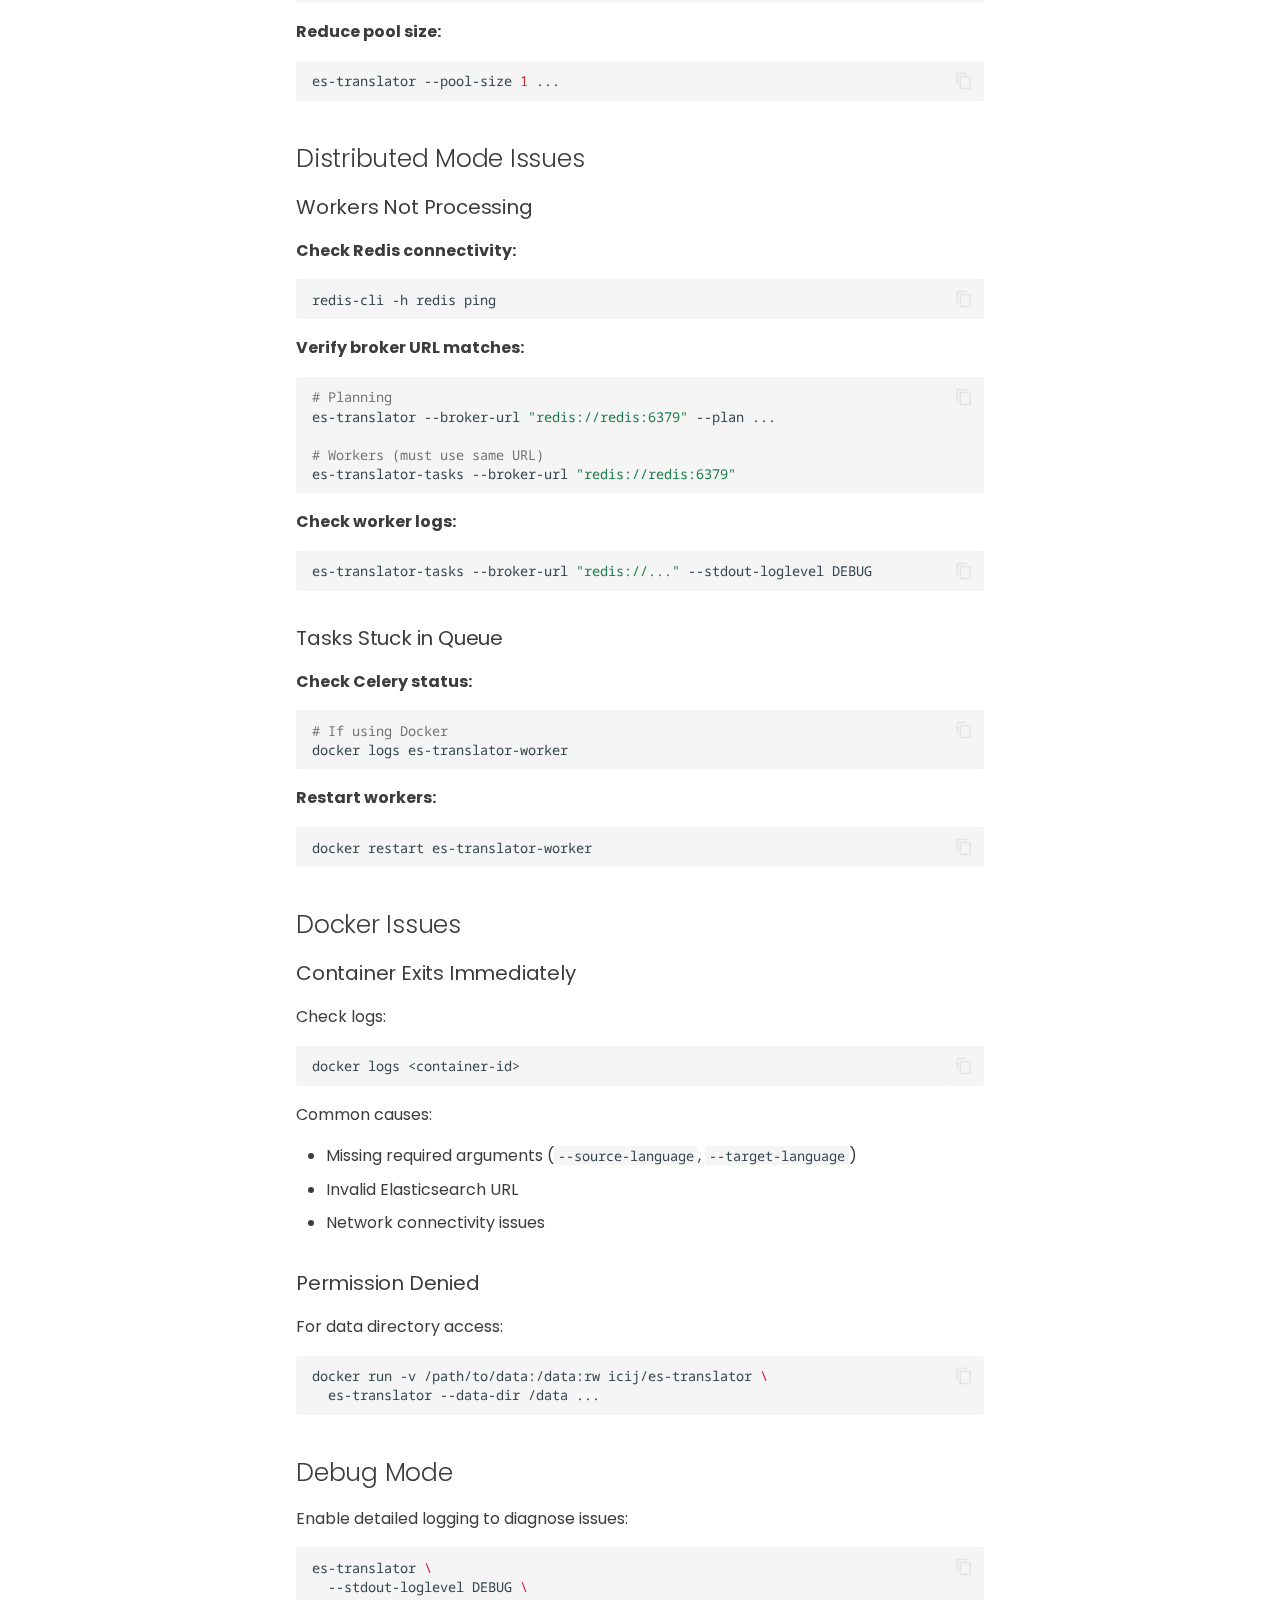
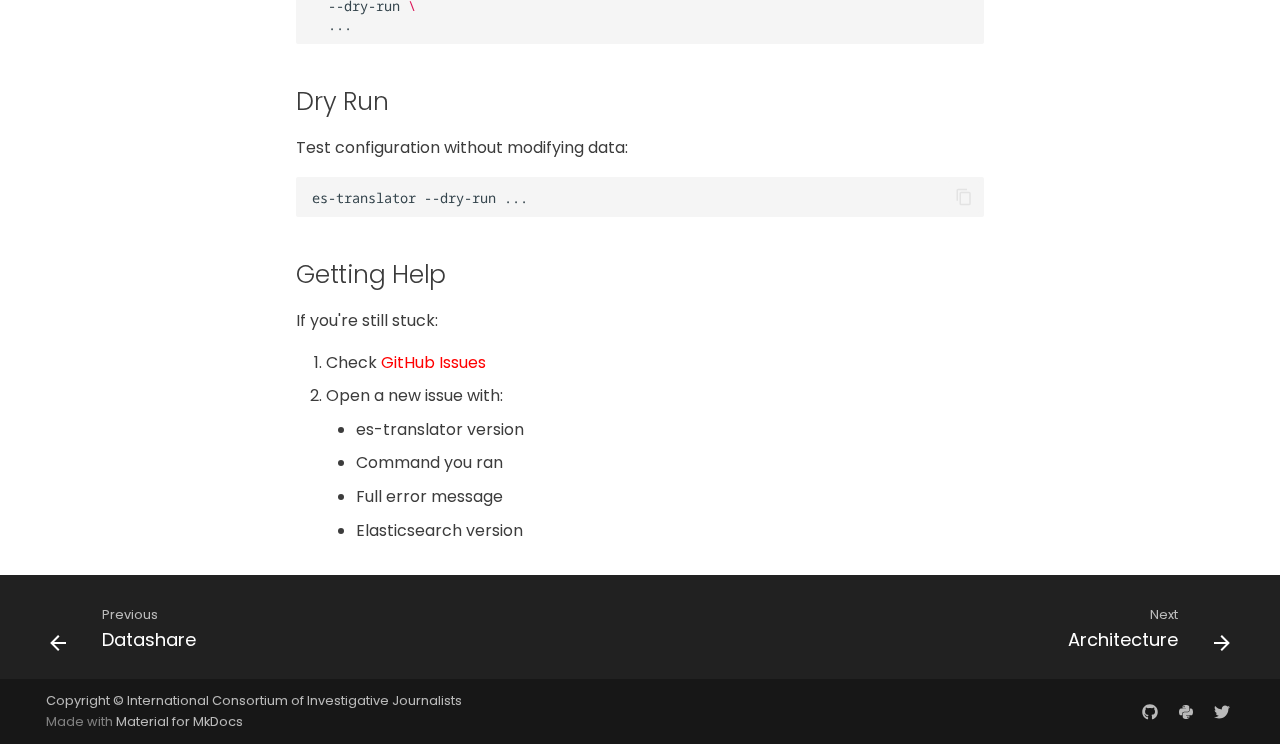
<file: troubleshooting/index.html>
<!doctype html><html lang=en class=no-js> <head><meta charset=utf-8><meta name=viewport content="width=device-width,initial-scale=1"><meta name=description content="A lazy yet bulletproof machine translation tool for Elastichsearch."><link href=../datashare/ rel=prev><link href=../architecture/ rel=next><link rel=icon href=../None><meta name=generator content="mkdocs-1.6.1, mkdocs-material-9.7.0"><title>Troubleshooting - EsTranslator</title><link rel=stylesheet href=../assets/stylesheets/main.618322db.min.css><link rel=stylesheet href=../assets/stylesheets/palette.ab4e12ef.min.css><link rel=preconnect href=https://fonts.gstatic.com crossorigin><link rel=stylesheet href="https://fonts.googleapis.com/css?family=Poppins:300,300i,400,400i,700,700i%7CNoto+Sans+Mono:400,400i,700,700i&display=fallback"><style>:root{--md-text-font:"Poppins";--md-code-font:"Noto Sans Mono"}</style><link rel=stylesheet href=../assets/_mkdocstrings.css><link rel=stylesheet href=../stylesheets/extra.css><script>__md_scope=new URL("..",location),__md_hash=e=>[...e].reduce(((e,_)=>(e<<5)-e+_.charCodeAt(0)),0),__md_get=(e,_=localStorage,t=__md_scope)=>JSON.parse(_.getItem(t.pathname+"."+e)),__md_set=(e,_,t=localStorage,a=__md_scope)=>{try{t.setItem(a.pathname+"."+e,JSON.stringify(_))}catch(e){}}</script></head> <body dir=ltr data-md-color-scheme=icij-light data-md-color-primary=indigo data-md-color-accent=indigo> <input class=md-toggle data-md-toggle=drawer type=checkbox id=__drawer autocomplete=off> <input class=md-toggle data-md-toggle=search type=checkbox id=__search autocomplete=off> <label class=md-overlay for=__drawer></label> <div data-md-component=skip> <a href=#troubleshooting class=md-skip> Skip to content </a> </div> <div data-md-component=announce> </div> <header class="md-header md-header--shadow" data-md-component=header> <nav class="md-header__inner md-grid" aria-label=Header> <a href=.. title=EsTranslator class="md-header__button md-logo" aria-label=EsTranslator data-md-component=logo> <svg xmlns=http://www.w3.org/2000/svg viewbox="0 0 24 24"><path d="M11 1H3c-1.1 0-2 .9-2 2v12l3-3h5v-1c0-2.2 1.79-4 4-4V3c0-1.1-.9-2-2-2m0 3H9.5c-.34 1.19-.96 2.3-1.82 3.26l-.02.02 1.26 1.25-.37 1.01L7 8l-2.5 2.5-.69-.73 2.53-2.49A8.6 8.6 0 0 1 4.86 5h.99c.31.6.69 1.17 1.15 1.68A7.7 7.7 0 0 0 8.57 4H3V3h3.5V2h1v1H11zm10 5h-8c-1.1 0-2 .9-2 2v7c0 1.1.9 2 2 2h7l3 3V11c0-1.1-.9-2-2-2m-1.37 10-.85-2.25h-3.56L14.38 19h-1.5l3.37-9h1.5l3.38 9zM17 12l1.22 3.25h-2.43z"/></svg> </a> <label class="md-header__button md-icon" for=__drawer> <svg xmlns=http://www.w3.org/2000/svg viewbox="0 0 24 24"><path d="M3 6h18v2H3zm0 5h18v2H3zm0 5h18v2H3z"/></svg> </label> <div class=md-header__title data-md-component=header-title> <div class=md-header__ellipsis> <div class=md-header__topic> <span class=md-ellipsis> EsTranslator </span> </div> <div class=md-header__topic data-md-component=header-topic> <span class=md-ellipsis> Troubleshooting </span> </div> </div> </div> <form class=md-header__option data-md-component=palette> <input class=md-option data-md-color-media="(prefers-color-scheme: light)" data-md-color-scheme=icij-light data-md-color-primary=indigo data-md-color-accent=indigo aria-label="Switch to dark theme" type=radio name=__palette id=__palette_0> <label class="md-header__button md-icon" title="Switch to dark theme" for=__palette_1 hidden> <svg xmlns=http://www.w3.org/2000/svg viewbox="0 0 16 16"><path d="M9.598 1.591a.75.75 0 0 1 .785-.175 7.001 7.001 0 1 1-8.967 8.967.75.75 0 0 1 .961-.96 5.5 5.5 0 0 0 7.046-7.046.75.75 0 0 1 .175-.786m1.616 1.945a7 7 0 0 1-7.678 7.678 5.499 5.499 0 1 0 7.678-7.678"/></svg> </label> <input class=md-option data-md-color-media="(prefers-color-scheme: dark)" data-md-color-scheme=icij-dark data-md-color-primary=indigo data-md-color-accent=indigo aria-label="Switch to light theme" type=radio name=__palette id=__palette_1> <label class="md-header__button md-icon" title="Switch to light theme" for=__palette_0 hidden> <svg xmlns=http://www.w3.org/2000/svg viewbox="0 0 16 16"><path d="M8 12a4 4 0 1 1 0-8 4 4 0 0 1 0 8m0-1.5a2.5 2.5 0 1 0 0-5 2.5 2.5 0 0 0 0 5m5.657-8.157a.75.75 0 0 1 0 1.061l-1.061 1.06a.749.749 0 0 1-1.275-.326.75.75 0 0 1 .215-.734l1.06-1.06a.75.75 0 0 1 1.06 0Zm-9.193 9.193a.75.75 0 0 1 0 1.06l-1.06 1.061a.75.75 0 1 1-1.061-1.06l1.06-1.061a.75.75 0 0 1 1.061 0M8 0a.75.75 0 0 1 .75.75v1.5a.75.75 0 0 1-1.5 0V.75A.75.75 0 0 1 8 0M3 8a.75.75 0 0 1-.75.75H.75a.75.75 0 0 1 0-1.5h1.5A.75.75 0 0 1 3 8m13 0a.75.75 0 0 1-.75.75h-1.5a.75.75 0 0 1 0-1.5h1.5A.75.75 0 0 1 16 8m-8 5a.75.75 0 0 1 .75.75v1.5a.75.75 0 0 1-1.5 0v-1.5A.75.75 0 0 1 8 13m3.536-1.464a.75.75 0 0 1 1.06 0l1.061 1.06a.75.75 0 0 1-1.06 1.061l-1.061-1.06a.75.75 0 0 1 0-1.061M2.343 2.343a.75.75 0 0 1 1.061 0l1.06 1.061a.75.75 0 0 1-.018 1.042.75.75 0 0 1-1.042.018l-1.06-1.06a.75.75 0 0 1 0-1.06Z"/></svg> </label> </form> <script>var palette=__md_get("__palette");if(palette&&palette.color){if("(prefers-color-scheme)"===palette.color.media){var media=matchMedia("(prefers-color-scheme: light)"),input=document.querySelector(media.matches?"[data-md-color-media='(prefers-color-scheme: light)']":"[data-md-color-media='(prefers-color-scheme: dark)']");palette.color.media=input.getAttribute("data-md-color-media"),palette.color.scheme=input.getAttribute("data-md-color-scheme"),palette.color.primary=input.getAttribute("data-md-color-primary"),palette.color.accent=input.getAttribute("data-md-color-accent")}for(var[key,value]of Object.entries(palette.color))document.body.setAttribute("data-md-color-"+key,value)}</script> <label class="md-header__button md-icon" for=__search> <svg xmlns=http://www.w3.org/2000/svg viewbox="0 0 24 24"><path d="M9.5 3A6.5 6.5 0 0 1 16 9.5c0 1.61-.59 3.09-1.56 4.23l.27.27h.79l5 5-1.5 1.5-5-5v-.79l-.27-.27A6.52 6.52 0 0 1 9.5 16 6.5 6.5 0 0 1 3 9.5 6.5 6.5 0 0 1 9.5 3m0 2C7 5 5 7 5 9.5S7 14 9.5 14 14 12 14 9.5 12 5 9.5 5"/></svg> </label> <div class=md-search data-md-component=search role=dialog> <label class=md-search__overlay for=__search></label> <div class=md-search__inner role=search> <form class=md-search__form name=search> <input type=text class=md-search__input name=query aria-label=Search placeholder=Search autocapitalize=off autocorrect=off autocomplete=off spellcheck=false data-md-component=search-query required> <label class="md-search__icon md-icon" for=__search> <svg xmlns=http://www.w3.org/2000/svg viewbox="0 0 24 24"><path d="M9.5 3A6.5 6.5 0 0 1 16 9.5c0 1.61-.59 3.09-1.56 4.23l.27.27h.79l5 5-1.5 1.5-5-5v-.79l-.27-.27A6.52 6.52 0 0 1 9.5 16 6.5 6.5 0 0 1 3 9.5 6.5 6.5 0 0 1 9.5 3m0 2C7 5 5 7 5 9.5S7 14 9.5 14 14 12 14 9.5 12 5 9.5 5"/></svg> <svg xmlns=http://www.w3.org/2000/svg viewbox="0 0 24 24"><path d="M20 11v2H8l5.5 5.5-1.42 1.42L4.16 12l7.92-7.92L13.5 5.5 8 11z"/></svg> </label> <nav class=md-search__options aria-label=Search> <a href=javascript:void(0) class="md-search__icon md-icon" title=Share aria-label=Share data-clipboard data-clipboard-text data-md-component=search-share tabindex=-1> <svg xmlns=http://www.w3.org/2000/svg viewbox="0 0 24 24"><path d="M18 16.08c-.76 0-1.44.3-1.96.77L8.91 12.7c.05-.23.09-.46.09-.7s-.04-.47-.09-.7l7.05-4.11c.54.5 1.25.81 2.04.81a3 3 0 0 0 3-3 3 3 0 0 0-3-3 3 3 0 0 0-3 3c0 .24.04.47.09.7L8.04 9.81C7.5 9.31 6.79 9 6 9a3 3 0 0 0-3 3 3 3 0 0 0 3 3c.79 0 1.5-.31 2.04-.81l7.12 4.15c-.05.21-.08.43-.08.66 0 1.61 1.31 2.91 2.92 2.91s2.92-1.3 2.92-2.91A2.92 2.92 0 0 0 18 16.08"/></svg> </a> <button type=reset class="md-search__icon md-icon" title=Clear aria-label=Clear tabindex=-1> <svg xmlns=http://www.w3.org/2000/svg viewbox="0 0 24 24"><path d="M19 6.41 17.59 5 12 10.59 6.41 5 5 6.41 10.59 12 5 17.59 6.41 19 12 13.41 17.59 19 19 17.59 13.41 12z"/></svg> </button> </nav> <div class=md-search__suggest data-md-component=search-suggest></div> </form> <div class=md-search__output> <div class=md-search__scrollwrap tabindex=0 data-md-scrollfix> <div class=md-search-result data-md-component=search-result> <div class=md-search-result__meta> Initializing search </div> <ol class=md-search-result__list role=presentation></ol> </div> </div> </div> </div> </div> <div class=md-header__source> <a href=https://github.com/icij/es-translator title="Go to repository" class=md-source data-md-component=source> <div class="md-source__icon md-icon"> <svg xmlns=http://www.w3.org/2000/svg viewbox="0 0 448 512"><!-- Font Awesome Free 7.1.0 by @fontawesome - https://fontawesome.com License - https://fontawesome.com/license/free (Icons: CC BY 4.0, Fonts: SIL OFL 1.1, Code: MIT License) Copyright 2025 Fonticons, Inc.--><path d="M439.6 236.1 244 40.5c-5.4-5.5-12.8-8.5-20.4-8.5s-15 3-20.4 8.4L162.5 81l51.5 51.5c27.1-9.1 52.7 16.8 43.4 43.7l49.7 49.7c34.2-11.8 61.2 31 35.5 56.7-26.5 26.5-70.2-2.9-56-37.3L240.3 199v121.9c25.3 12.5 22.3 41.8 9.1 55-6.4 6.4-15.2 10.1-24.3 10.1s-17.8-3.6-24.3-10.1c-17.6-17.6-11.1-46.9 11.2-56v-123c-20.8-8.5-24.6-30.7-18.6-45L142.6 101 8.5 235.1C3 240.6 0 247.9 0 255.5s3 15 8.5 20.4l195.6 195.7c5.4 5.4 12.7 8.4 20.4 8.4s15-3 20.4-8.4l194.7-194.7c5.4-5.4 8.4-12.8 8.4-20.4s-3-15-8.4-20.4"/></svg> </div> <div class=md-source__repository> icij/es-translator </div> </a> </div> </nav> </header> <div class=md-container data-md-component=container> <main class=md-main data-md-component=main> <div class="md-main__inner md-grid"> <div class="md-sidebar md-sidebar--primary" data-md-component=sidebar data-md-type=navigation> <div class=md-sidebar__scrollwrap> <div class=md-sidebar__inner> <nav class="md-nav md-nav--primary" aria-label=Navigation data-md-level=0> <label class=md-nav__title for=__drawer> <a href=.. title=EsTranslator class="md-nav__button md-logo" aria-label=EsTranslator data-md-component=logo> <svg xmlns=http://www.w3.org/2000/svg viewbox="0 0 24 24"><path d="M11 1H3c-1.1 0-2 .9-2 2v12l3-3h5v-1c0-2.2 1.79-4 4-4V3c0-1.1-.9-2-2-2m0 3H9.5c-.34 1.19-.96 2.3-1.82 3.26l-.02.02 1.26 1.25-.37 1.01L7 8l-2.5 2.5-.69-.73 2.53-2.49A8.6 8.6 0 0 1 4.86 5h.99c.31.6.69 1.17 1.15 1.68A7.7 7.7 0 0 0 8.57 4H3V3h3.5V2h1v1H11zm10 5h-8c-1.1 0-2 .9-2 2v7c0 1.1.9 2 2 2h7l3 3V11c0-1.1-.9-2-2-2m-1.37 10-.85-2.25h-3.56L14.38 19h-1.5l3.37-9h1.5l3.38 9zM17 12l1.22 3.25h-2.43z"/></svg> </a> EsTranslator </label> <div class=md-nav__source> <a href=https://github.com/icij/es-translator title="Go to repository" class=md-source data-md-component=source> <div class="md-source__icon md-icon"> <svg xmlns=http://www.w3.org/2000/svg viewbox="0 0 448 512"><!-- Font Awesome Free 7.1.0 by @fontawesome - https://fontawesome.com License - https://fontawesome.com/license/free (Icons: CC BY 4.0, Fonts: SIL OFL 1.1, Code: MIT License) Copyright 2025 Fonticons, Inc.--><path d="M439.6 236.1 244 40.5c-5.4-5.5-12.8-8.5-20.4-8.5s-15 3-20.4 8.4L162.5 81l51.5 51.5c27.1-9.1 52.7 16.8 43.4 43.7l49.7 49.7c34.2-11.8 61.2 31 35.5 56.7-26.5 26.5-70.2-2.9-56-37.3L240.3 199v121.9c25.3 12.5 22.3 41.8 9.1 55-6.4 6.4-15.2 10.1-24.3 10.1s-17.8-3.6-24.3-10.1c-17.6-17.6-11.1-46.9 11.2-56v-123c-20.8-8.5-24.6-30.7-18.6-45L142.6 101 8.5 235.1C3 240.6 0 247.9 0 255.5s3 15 8.5 20.4l195.6 195.7c5.4 5.4 12.7 8.4 20.4 8.4s15-3 20.4-8.4l194.7-194.7c5.4-5.4 8.4-12.8 8.4-20.4s-3-15-8.4-20.4"/></svg> </div> <div class=md-source__repository> icij/es-translator </div> </a> </div> <ul class=md-nav__list data-md-scrollfix> <li class=md-nav__item> <a href=.. class=md-nav__link> <svg xmlns=http://www.w3.org/2000/svg viewbox="0 0 24 24"><path d="M10 20v-6h4v6h5v-8h3L12 3 2 12h3v8z"/></svg> <span class=md-ellipsis> Getting Started </span> </a> </li> <li class=md-nav__item> <a href=../usage/ class=md-nav__link> <svg xmlns=http://www.w3.org/2000/svg viewbox="0 0 24 24"><path d="M12 21.5c-1.35-.85-3.8-1.5-5.5-1.5-1.65 0-3.35.3-4.75 1.05-.1.05-.15.05-.25.05-.25 0-.5-.25-.5-.5V6c.6-.45 1.25-.75 2-1 1.11-.35 2.33-.5 3.5-.5 1.95 0 4.05.4 5.5 1.5 1.45-1.1 3.55-1.5 5.5-1.5 1.17 0 2.39.15 3.5.5.75.25 1.4.55 2 1v14.6c0 .25-.25.5-.5.5-.1 0-.15 0-.25-.05-1.4-.75-3.1-1.05-4.75-1.05-1.7 0-4.15.65-5.5 1.5M12 8v11.5c1.35-.85 3.8-1.5 5.5-1.5 1.2 0 2.4.15 3.5.5V7c-1.1-.35-2.3-.5-3.5-.5-1.7 0-4.15.65-5.5 1.5m1 3.5c1.11-.68 2.6-1 4.5-1 .91 0 1.76.09 2.5.28V9.23c-.87-.15-1.71-.23-2.5-.23q-2.655 0-4.5.84zm4.5.17c-1.71 0-3.21.26-4.5.79v1.69c1.11-.65 2.6-.99 4.5-.99 1.04 0 1.88.08 2.5.24v-1.5c-.87-.16-1.71-.23-2.5-.23m2.5 2.9c-.87-.16-1.71-.24-2.5-.24-1.83 0-3.33.27-4.5.8v1.69c1.11-.66 2.6-.99 4.5-.99 1.04 0 1.88.08 2.5.24z"/></svg> <span class=md-ellipsis> Usage </span> </a> </li> <li class=md-nav__item> <a href=../configuration/ class=md-nav__link> <svg xmlns=http://www.w3.org/2000/svg viewbox="0 0 24 24"><path d="M12 15.5A3.5 3.5 0 0 1 8.5 12 3.5 3.5 0 0 1 12 8.5a3.5 3.5 0 0 1 3.5 3.5 3.5 3.5 0 0 1-3.5 3.5m7.43-2.53c.04-.32.07-.64.07-.97s-.03-.66-.07-1l2.11-1.63c.19-.15.24-.42.12-.64l-2-3.46c-.12-.22-.39-.31-.61-.22l-2.49 1c-.52-.39-1.06-.73-1.69-.98l-.37-2.65A.506.506 0 0 0 14 2h-4c-.25 0-.46.18-.5.42l-.37 2.65c-.63.25-1.17.59-1.69.98l-2.49-1c-.22-.09-.49 0-.61.22l-2 3.46c-.13.22-.07.49.12.64L4.57 11c-.04.34-.07.67-.07 1s.03.65.07.97l-2.11 1.66c-.19.15-.25.42-.12.64l2 3.46c.12.22.39.3.61.22l2.49-1.01c.52.4 1.06.74 1.69.99l.37 2.65c.04.24.25.42.5.42h4c.25 0 .46-.18.5-.42l.37-2.65c.63-.26 1.17-.59 1.69-.99l2.49 1.01c.22.08.49 0 .61-.22l2-3.46c.12-.22.07-.49-.12-.64z"/></svg> <span class=md-ellipsis> Configuration </span> </a> </li> <li class=md-nav__item> <a href=../datashare/ class=md-nav__link> <svg xmlns=http://www.w3.org/2000/svg viewbox="0 0 24 24"><path d="M12 3C7.58 3 4 4.79 4 7s3.58 4 8 4 8-1.79 8-4-3.58-4-8-4M4 9v3c0 2.21 3.58 4 8 4s8-1.79 8-4V9c0 2.21-3.58 4-8 4s-8-1.79-8-4m0 5v3c0 2.21 3.58 4 8 4s8-1.79 8-4v-3c0 2.21-3.58 4-8 4s-8-1.79-8-4"/></svg> <span class=md-ellipsis> Datashare </span> </a> </li> <li class="md-nav__item md-nav__item--active"> <input class="md-nav__toggle md-toggle" type=checkbox id=__toc> <label class="md-nav__link md-nav__link--active" for=__toc> <svg xmlns=http://www.w3.org/2000/svg viewbox="0 0 24 24"><path d="m22.7 19-9.1-9.1c.9-2.3.4-5-1.5-6.9-2-2-5-2.4-7.4-1.3L9 6 6 9 1.6 4.7C.4 7.1.9 10.1 2.9 12.1c1.9 1.9 4.6 2.4 6.9 1.5l9.1 9.1c.4.4 1 .4 1.4 0l2.3-2.3c.5-.4.5-1.1.1-1.4"/></svg> <span class=md-ellipsis> Troubleshooting </span> <span class="md-nav__icon md-icon"></span> </label> <a href=./ class="md-nav__link md-nav__link--active"> <svg xmlns=http://www.w3.org/2000/svg viewbox="0 0 24 24"><path d="m22.7 19-9.1-9.1c.9-2.3.4-5-1.5-6.9-2-2-5-2.4-7.4-1.3L9 6 6 9 1.6 4.7C.4 7.1.9 10.1 2.9 12.1c1.9 1.9 4.6 2.4 6.9 1.5l9.1 9.1c.4.4 1 .4 1.4 0l2.3-2.3c.5-.4.5-1.1.1-1.4"/></svg> <span class=md-ellipsis> Troubleshooting </span> </a> <nav class="md-nav md-nav--secondary" aria-label="Page contents"> <label class=md-nav__title for=__toc> <span class="md-nav__icon md-icon"></span> Page contents </label> <ul class=md-nav__list data-md-component=toc data-md-scrollfix> <li class=md-nav__item> <a href=#translation-errors class=md-nav__link> <span class=md-ellipsis> Translation Errors </span> </a> <nav class=md-nav aria-label="Translation Errors"> <ul class=md-nav__list> <li class=md-nav__item> <a href=#the-pair-is-not-available class=md-nav__link> <span class=md-ellipsis> "The pair is not available" </span> </a> </li> <li class=md-nav__item> <a href=#apertium-is-not-installed class=md-nav__link> <span class=md-ellipsis> "Apertium is not installed" </span> </a> </li> <li class=md-nav__item> <a href=#invalid-language-code class=md-nav__link> <span class=md-ellipsis> Invalid Language Code </span> </a> </li> </ul> </nav> </li> <li class=md-nav__item> <a href=#elasticsearch-issues class=md-nav__link> <span class=md-ellipsis> Elasticsearch Issues </span> </a> <nav class=md-nav aria-label="Elasticsearch Issues"> <ul class=md-nav__list> <li class=md-nav__item> <a href=#connection-refused class=md-nav__link> <span class=md-ellipsis> Connection Refused </span> </a> </li> <li class=md-nav__item> <a href=#scroll-context-lost class=md-nav__link> <span class=md-ellipsis> Scroll Context Lost </span> </a> </li> <li class=md-nav__item> <a href=#index-not-found class=md-nav__link> <span class=md-ellipsis> Index Not Found </span> </a> </li> </ul> </nav> </li> <li class=md-nav__item> <a href=#performance-issues class=md-nav__link> <span class=md-ellipsis> Performance Issues </span> </a> <nav class=md-nav aria-label="Performance Issues"> <ul class=md-nav__list> <li class=md-nav__item> <a href=#translation-too-slow class=md-nav__link> <span class=md-ellipsis> Translation Too Slow </span> </a> </li> <li class=md-nav__item> <a href=#memory-issues class=md-nav__link> <span class=md-ellipsis> Memory Issues </span> </a> </li> <li class=md-nav__item> <a href=#high-elasticsearch-load class=md-nav__link> <span class=md-ellipsis> High Elasticsearch Load </span> </a> </li> </ul> </nav> </li> <li class=md-nav__item> <a href=#distributed-mode-issues class=md-nav__link> <span class=md-ellipsis> Distributed Mode Issues </span> </a> <nav class=md-nav aria-label="Distributed Mode Issues"> <ul class=md-nav__list> <li class=md-nav__item> <a href=#workers-not-processing class=md-nav__link> <span class=md-ellipsis> Workers Not Processing </span> </a> </li> <li class=md-nav__item> <a href=#tasks-stuck-in-queue class=md-nav__link> <span class=md-ellipsis> Tasks Stuck in Queue </span> </a> </li> </ul> </nav> </li> <li class=md-nav__item> <a href=#docker-issues class=md-nav__link> <span class=md-ellipsis> Docker Issues </span> </a> <nav class=md-nav aria-label="Docker Issues"> <ul class=md-nav__list> <li class=md-nav__item> <a href=#container-exits-immediately class=md-nav__link> <span class=md-ellipsis> Container Exits Immediately </span> </a> </li> <li class=md-nav__item> <a href=#permission-denied class=md-nav__link> <span class=md-ellipsis> Permission Denied </span> </a> </li> </ul> </nav> </li> <li class=md-nav__item> <a href=#debug-mode class=md-nav__link> <span class=md-ellipsis> Debug Mode </span> </a> </li> <li class=md-nav__item> <a href=#dry-run class=md-nav__link> <span class=md-ellipsis> Dry Run </span> </a> </li> <li class=md-nav__item> <a href=#getting-help class=md-nav__link> <span class=md-ellipsis> Getting Help </span> </a> </li> </ul> </nav> </li> <li class=md-nav__item> <a href=../architecture/ class=md-nav__link> <svg xmlns=http://www.w3.org/2000/svg viewbox="0 0 24 24"><path d="M9 2v6h2v3H5c-1.11 0-2 .89-2 2v3H1v6h6v-6H5v-3h6v3H9v6h6v-6h-2v-3h6v3h-2v6h6v-6h-2v-3c0-1.11-.89-2-2-2h-6V8h2V2z"/></svg> <span class=md-ellipsis> Architecture </span> </a> </li> <li class=md-nav__item> <a href=../api/ class=md-nav__link> <svg xmlns=http://www.w3.org/2000/svg viewbox="0 0 24 24"><path d="M7 7H5a2 2 0 0 0-2 2v8h2v-4h2v4h2V9a2 2 0 0 0-2-2m0 4H5V9h2m7-2h-4v10h2v-4h2a2 2 0 0 0 2-2V9a2 2 0 0 0-2-2m0 4h-2V9h2m6 0v6h1v2h-4v-2h1V9h-1V7h4v2Z"/></svg> <span class=md-ellipsis> API Reference </span> </a> </li> <li class=md-nav__item> <a href=../contributing/ class=md-nav__link> <svg xmlns=http://www.w3.org/2000/svg viewbox="0 0 24 24"><path d="M12 2A10 10 0 0 0 2 12c0 4.42 2.87 8.17 6.84 9.5.5.08.66-.23.66-.5v-1.69c-2.77.6-3.36-1.34-3.36-1.34-.46-1.16-1.11-1.47-1.11-1.47-.91-.62.07-.6.07-.6 1 .07 1.53 1.03 1.53 1.03.87 1.52 2.34 1.07 2.91.83.09-.65.35-1.09.63-1.34-2.22-.25-4.55-1.11-4.55-4.92 0-1.11.38-2 1.03-2.71-.1-.25-.45-1.29.1-2.64 0 0 .84-.27 2.75 1.02.79-.22 1.65-.33 2.5-.33s1.71.11 2.5.33c1.91-1.29 2.75-1.02 2.75-1.02.55 1.35.2 2.39.1 2.64.65.71 1.03 1.6 1.03 2.71 0 3.82-2.34 4.66-4.57 4.91.36.31.69.92.69 1.85V21c0 .27.16.59.67.5C19.14 20.16 22 16.42 22 12A10 10 0 0 0 12 2"/></svg> <span class=md-ellipsis> Contributing </span> </a> </li> <li class=md-nav__item> <a href=../releasing/ class=md-nav__link> <svg xmlns=http://www.w3.org/2000/svg viewbox="0 0 24 24"><path d="M5.5 7A1.5 1.5 0 0 1 4 5.5 1.5 1.5 0 0 1 5.5 4 1.5 1.5 0 0 1 7 5.5 1.5 1.5 0 0 1 5.5 7m15.91 4.58-9-9C12.05 2.22 11.55 2 11 2H4c-1.11 0-2 .89-2 2v7c0 .55.22 1.05.59 1.41l8.99 9c.37.36.87.59 1.42.59s1.05-.23 1.41-.59l7-7c.37-.36.59-.86.59-1.41 0-.56-.23-1.06-.59-1.42"/></svg> <span class=md-ellipsis> Releasing </span> </a> </li> </ul> </nav> </div> </div> </div> <div class="md-sidebar md-sidebar--secondary" data-md-component=sidebar data-md-type=toc> <div class=md-sidebar__scrollwrap> <div class=md-sidebar__inner> <nav class="md-nav md-nav--secondary" aria-label="Page contents"> <label class=md-nav__title for=__toc> <span class="md-nav__icon md-icon"></span> Page contents </label> <ul class=md-nav__list data-md-component=toc data-md-scrollfix> <li class=md-nav__item> <a href=#translation-errors class=md-nav__link> <span class=md-ellipsis> Translation Errors </span> </a> <nav class=md-nav aria-label="Translation Errors"> <ul class=md-nav__list> <li class=md-nav__item> <a href=#the-pair-is-not-available class=md-nav__link> <span class=md-ellipsis> "The pair is not available" </span> </a> </li> <li class=md-nav__item> <a href=#apertium-is-not-installed class=md-nav__link> <span class=md-ellipsis> "Apertium is not installed" </span> </a> </li> <li class=md-nav__item> <a href=#invalid-language-code class=md-nav__link> <span class=md-ellipsis> Invalid Language Code </span> </a> </li> </ul> </nav> </li> <li class=md-nav__item> <a href=#elasticsearch-issues class=md-nav__link> <span class=md-ellipsis> Elasticsearch Issues </span> </a> <nav class=md-nav aria-label="Elasticsearch Issues"> <ul class=md-nav__list> <li class=md-nav__item> <a href=#connection-refused class=md-nav__link> <span class=md-ellipsis> Connection Refused </span> </a> </li> <li class=md-nav__item> <a href=#scroll-context-lost class=md-nav__link> <span class=md-ellipsis> Scroll Context Lost </span> </a> </li> <li class=md-nav__item> <a href=#index-not-found class=md-nav__link> <span class=md-ellipsis> Index Not Found </span> </a> </li> </ul> </nav> </li> <li class=md-nav__item> <a href=#performance-issues class=md-nav__link> <span class=md-ellipsis> Performance Issues </span> </a> <nav class=md-nav aria-label="Performance Issues"> <ul class=md-nav__list> <li class=md-nav__item> <a href=#translation-too-slow class=md-nav__link> <span class=md-ellipsis> Translation Too Slow </span> </a> </li> <li class=md-nav__item> <a href=#memory-issues class=md-nav__link> <span class=md-ellipsis> Memory Issues </span> </a> </li> <li class=md-nav__item> <a href=#high-elasticsearch-load class=md-nav__link> <span class=md-ellipsis> High Elasticsearch Load </span> </a> </li> </ul> </nav> </li> <li class=md-nav__item> <a href=#distributed-mode-issues class=md-nav__link> <span class=md-ellipsis> Distributed Mode Issues </span> </a> <nav class=md-nav aria-label="Distributed Mode Issues"> <ul class=md-nav__list> <li class=md-nav__item> <a href=#workers-not-processing class=md-nav__link> <span class=md-ellipsis> Workers Not Processing </span> </a> </li> <li class=md-nav__item> <a href=#tasks-stuck-in-queue class=md-nav__link> <span class=md-ellipsis> Tasks Stuck in Queue </span> </a> </li> </ul> </nav> </li> <li class=md-nav__item> <a href=#docker-issues class=md-nav__link> <span class=md-ellipsis> Docker Issues </span> </a> <nav class=md-nav aria-label="Docker Issues"> <ul class=md-nav__list> <li class=md-nav__item> <a href=#container-exits-immediately class=md-nav__link> <span class=md-ellipsis> Container Exits Immediately </span> </a> </li> <li class=md-nav__item> <a href=#permission-denied class=md-nav__link> <span class=md-ellipsis> Permission Denied </span> </a> </li> </ul> </nav> </li> <li class=md-nav__item> <a href=#debug-mode class=md-nav__link> <span class=md-ellipsis> Debug Mode </span> </a> </li> <li class=md-nav__item> <a href=#dry-run class=md-nav__link> <span class=md-ellipsis> Dry Run </span> </a> </li> <li class=md-nav__item> <a href=#getting-help class=md-nav__link> <span class=md-ellipsis> Getting Help </span> </a> </li> </ul> </nav> </div> </div> </div> <div class=md-content data-md-component=content> <article class="md-content__inner md-typeset"> <h1 id=troubleshooting>Troubleshooting<a class=headerlink href=#troubleshooting title="Permanent link">&para;</a></h1> <p>Common issues and their solutions.</p> <h2 id=translation-errors>Translation Errors<a class=headerlink href=#translation-errors title="Permanent link">&para;</a></h2> <h3 id=the-pair-is-not-available>"The pair is not available"<a class=headerlink href=#the-pair-is-not-available title="Permanent link">&para;</a></h3> <p>The requested language pair isn't supported by the interpreter.</p> <div class="tabbed-set tabbed-alternate" data-tabs=1:2><input checked=checked id=__tabbed_1_1 name=__tabbed_1 type=radio><input id=__tabbed_1_2 name=__tabbed_1 type=radio><div class=tabbed-labels><label for=__tabbed_1_1>Argos</label><label for=__tabbed_1_2>Apertium</label></div> <div class=tabbed-content> <div class=tabbed-block> <p>Argos automatically downloads language models. Ensure you have internet connectivity on first run.</p> <div class=highlight><pre><span></span><code><span class=c1># Check if models download successfully</span>
es-translator<span class=w> </span><span class=se>\</span>
<span class=w>  </span>--url<span class=w> </span><span class=s2>&quot;http://localhost:9200&quot;</span><span class=w> </span><span class=se>\</span>
<span class=w>  </span>--index<span class=w> </span><span class=nb>test</span><span class=w> </span><span class=se>\</span>
<span class=w>  </span>--source-language<span class=w> </span>fr<span class=w> </span><span class=se>\</span>
<span class=w>  </span>--target-language<span class=w> </span>en<span class=w> </span><span class=se>\</span>
<span class=w>  </span>--stdout-loglevel<span class=w> </span>DEBUG<span class=w> </span><span class=se>\</span>
<span class=w>  </span>--dry-run
</code></pre></div> </div> <div class=tabbed-block> <p>List available pairs and use an intermediary language if needed:</p> <div class=highlight><pre><span></span><code><span class=c1># List available pairs</span>
es-translator-pairs

<span class=c1># Use intermediary language</span>
es-translator<span class=w> </span><span class=se>\</span>
<span class=w>  </span>--interpreter<span class=w> </span>apertium<span class=w> </span><span class=se>\</span>
<span class=w>  </span>--source-language<span class=w> </span>pt<span class=w> </span><span class=se>\</span>
<span class=w>  </span>--target-language<span class=w> </span>en<span class=w> </span><span class=se>\</span>
<span class=w>  </span>--intermediary-language<span class=w> </span>es<span class=w> </span><span class=se>\</span>
<span class=w>  </span>...
</code></pre></div> </div> </div> </div> <h3 id=apertium-is-not-installed>"Apertium is not installed"<a class=headerlink href=#apertium-is-not-installed title="Permanent link">&para;</a></h3> <p>Apertium requires system packages. Install them:</p> <div class=highlight><pre><span></span><code>wget<span class=w> </span>https://apertium.projectjj.com/apt/install-nightly.sh<span class=w> </span>-O<span class=w> </span>-<span class=w> </span><span class=p>|</span><span class=w> </span>sudo<span class=w> </span>bash
sudo<span class=w> </span>apt<span class=w> </span>install<span class=w> </span>apertium-all-dev
</code></pre></div> <p>Or use Argos instead (default, no installation required):</p> <div class=highlight><pre><span></span><code>es-translator<span class=w> </span>--interpreter<span class=w> </span>argos<span class=w> </span>...
</code></pre></div> <h3 id=invalid-language-code>Invalid Language Code<a class=headerlink href=#invalid-language-code title="Permanent link">&para;</a></h3> <p>Use standard ISO 639-1 (2-letter) or ISO 639-3 (3-letter) codes:</p> <table> <thead> <tr> <th>Language</th> <th>Valid</th> <th>Invalid</th> </tr> </thead> <tbody> <tr> <td>English</td> <td><code>en</code>, <code>eng</code></td> <td><code>english</code>, <code>EN</code></td> </tr> <tr> <td>French</td> <td><code>fr</code>, <code>fra</code></td> <td><code>french</code>, <code>fre</code></td> </tr> </tbody> </table> <h2 id=elasticsearch-issues>Elasticsearch Issues<a class=headerlink href=#elasticsearch-issues title="Permanent link">&para;</a></h2> <h3 id=connection-refused>Connection Refused<a class=headerlink href=#connection-refused title="Permanent link">&para;</a></h3> <p>Can't connect to Elasticsearch.</p> <p><strong>Check Elasticsearch is running:</strong></p> <div class=highlight><pre><span></span><code>curl<span class=w> </span>http://localhost:9200
</code></pre></div> <p><strong>Docker networking issues:</strong></p> <div class=highlight><pre><span></span><code><span class=c1># Use host network</span>
docker<span class=w> </span>run<span class=w> </span>--network<span class=w> </span>host<span class=w> </span>icij/es-translator<span class=w> </span>...

<span class=c1># Or use host.docker.internal (Docker Desktop)</span>
docker<span class=w> </span>run<span class=w> </span>icij/es-translator<span class=w> </span>es-translator<span class=w> </span><span class=se>\</span>
<span class=w>  </span>--url<span class=w> </span><span class=s2>&quot;http://host.docker.internal:9200&quot;</span><span class=w> </span>...
</code></pre></div> <h3 id=scroll-context-lost>Scroll Context Lost<a class=headerlink href=#scroll-context-lost title="Permanent link">&para;</a></h3> <p>For large datasets, the scroll context may expire.</p> <p><strong>Increase scroll duration:</strong></p> <div class=highlight><pre><span></span><code>es-translator<span class=w> </span>--scan-scroll<span class=w> </span>30m<span class=w> </span>...
</code></pre></div> <p><strong>Use planned mode for very large datasets:</strong></p> <div class=highlight><pre><span></span><code><span class=c1># Queue documents (no scroll needed during execution)</span>
es-translator<span class=w> </span>--plan<span class=w> </span>--broker-url<span class=w> </span>redis://...<span class=w> </span>...

<span class=c1># Process from queue</span>
es-translator-tasks<span class=w> </span>--broker-url<span class=w> </span>redis://...
</code></pre></div> <h3 id=index-not-found>Index Not Found<a class=headerlink href=#index-not-found title="Permanent link">&para;</a></h3> <p>Verify the index exists:</p> <div class=highlight><pre><span></span><code>curl<span class=w> </span>http://localhost:9200/_cat/indices
</code></pre></div> <h2 id=performance-issues>Performance Issues<a class=headerlink href=#performance-issues title="Permanent link">&para;</a></h2> <h3 id=translation-too-slow>Translation Too Slow<a class=headerlink href=#translation-too-slow title="Permanent link">&para;</a></h3> <p><strong>Increase parallel workers:</strong></p> <div class=highlight><pre><span></span><code>es-translator<span class=w> </span>--pool-size<span class=w> </span><span class=m>4</span><span class=w> </span>...
</code></pre></div> <p><strong>Use Apertium (faster but lower quality):</strong></p> <div class=highlight><pre><span></span><code>es-translator<span class=w> </span>--interpreter<span class=w> </span>apertium<span class=w> </span>...
</code></pre></div> <p><strong>Filter to translate only what's needed:</strong></p> <div class=highlight><pre><span></span><code>es-translator<span class=w> </span>--query-string<span class=w> </span><span class=s2>&quot;type:Document AND status:published&quot;</span><span class=w> </span>...
</code></pre></div> <h3 id=memory-issues>Memory Issues<a class=headerlink href=#memory-issues title="Permanent link">&para;</a></h3> <p>Large documents or too many workers can exhaust memory.</p> <p><strong>Limit content length:</strong></p> <div class=highlight><pre><span></span><code>es-translator<span class=w> </span>--max-content-length<span class=w> </span>10M<span class=w> </span>...
</code></pre></div> <p><strong>Reduce worker count:</strong></p> <div class=highlight><pre><span></span><code>es-translator<span class=w> </span>--pool-size<span class=w> </span><span class=m>1</span><span class=w> </span>...
</code></pre></div> <p><strong>Use Apertium (lower memory usage):</strong></p> <div class=highlight><pre><span></span><code>es-translator<span class=w> </span>--interpreter<span class=w> </span>apertium<span class=w> </span>...
</code></pre></div> <h3 id=high-elasticsearch-load>High Elasticsearch Load<a class=headerlink href=#high-elasticsearch-load title="Permanent link">&para;</a></h3> <p><strong>Add throttling:</strong></p> <div class=highlight><pre><span></span><code>es-translator<span class=w> </span>--throttle<span class=w> </span><span class=m>100</span><span class=w> </span>...<span class=w>  </span><span class=c1># 100ms delay</span>
</code></pre></div> <p><strong>Reduce pool size:</strong></p> <div class=highlight><pre><span></span><code>es-translator<span class=w> </span>--pool-size<span class=w> </span><span class=m>1</span><span class=w> </span>...
</code></pre></div> <h2 id=distributed-mode-issues>Distributed Mode Issues<a class=headerlink href=#distributed-mode-issues title="Permanent link">&para;</a></h2> <h3 id=workers-not-processing>Workers Not Processing<a class=headerlink href=#workers-not-processing title="Permanent link">&para;</a></h3> <p><strong>Check Redis connectivity:</strong></p> <div class=highlight><pre><span></span><code>redis-cli<span class=w> </span>-h<span class=w> </span>redis<span class=w> </span>ping
</code></pre></div> <p><strong>Verify broker URL matches:</strong></p> <div class=highlight><pre><span></span><code><span class=c1># Planning</span>
es-translator<span class=w> </span>--broker-url<span class=w> </span><span class=s2>&quot;redis://redis:6379&quot;</span><span class=w> </span>--plan<span class=w> </span>...

<span class=c1># Workers (must use same URL)</span>
es-translator-tasks<span class=w> </span>--broker-url<span class=w> </span><span class=s2>&quot;redis://redis:6379&quot;</span>
</code></pre></div> <p><strong>Check worker logs:</strong></p> <div class=highlight><pre><span></span><code>es-translator-tasks<span class=w> </span>--broker-url<span class=w> </span><span class=s2>&quot;redis://...&quot;</span><span class=w> </span>--stdout-loglevel<span class=w> </span>DEBUG
</code></pre></div> <h3 id=tasks-stuck-in-queue>Tasks Stuck in Queue<a class=headerlink href=#tasks-stuck-in-queue title="Permanent link">&para;</a></h3> <p><strong>Check Celery status:</strong></p> <div class=highlight><pre><span></span><code><span class=c1># If using Docker</span>
docker<span class=w> </span>logs<span class=w> </span>es-translator-worker
</code></pre></div> <p><strong>Restart workers:</strong></p> <div class=highlight><pre><span></span><code>docker<span class=w> </span>restart<span class=w> </span>es-translator-worker
</code></pre></div> <h2 id=docker-issues>Docker Issues<a class=headerlink href=#docker-issues title="Permanent link">&para;</a></h2> <h3 id=container-exits-immediately>Container Exits Immediately<a class=headerlink href=#container-exits-immediately title="Permanent link">&para;</a></h3> <p>Check logs:</p> <div class=highlight><pre><span></span><code>docker<span class=w> </span>logs<span class=w> </span>&lt;container-id&gt;
</code></pre></div> <p>Common causes:</p> <ul> <li>Missing required arguments (<code>--source-language</code>, <code>--target-language</code>)</li> <li>Invalid Elasticsearch URL</li> <li>Network connectivity issues</li> </ul> <h3 id=permission-denied>Permission Denied<a class=headerlink href=#permission-denied title="Permanent link">&para;</a></h3> <p>For data directory access:</p> <div class=highlight><pre><span></span><code>docker<span class=w> </span>run<span class=w> </span>-v<span class=w> </span>/path/to/data:/data:rw<span class=w> </span>icij/es-translator<span class=w> </span><span class=se>\</span>
<span class=w>  </span>es-translator<span class=w> </span>--data-dir<span class=w> </span>/data<span class=w> </span>...
</code></pre></div> <h2 id=debug-mode>Debug Mode<a class=headerlink href=#debug-mode title="Permanent link">&para;</a></h2> <p>Enable detailed logging to diagnose issues:</p> <div class=highlight><pre><span></span><code>es-translator<span class=w> </span><span class=se>\</span>
<span class=w>  </span>--stdout-loglevel<span class=w> </span>DEBUG<span class=w> </span><span class=se>\</span>
<span class=w>  </span>--dry-run<span class=w> </span><span class=se>\</span>
<span class=w>  </span>...
</code></pre></div> <h2 id=dry-run>Dry Run<a class=headerlink href=#dry-run title="Permanent link">&para;</a></h2> <p>Test configuration without modifying data:</p> <div class=highlight><pre><span></span><code>es-translator<span class=w> </span>--dry-run<span class=w> </span>...
</code></pre></div> <h2 id=getting-help>Getting Help<a class=headerlink href=#getting-help title="Permanent link">&para;</a></h2> <p>If you're still stuck:</p> <ol> <li>Check <a href=https://github.com/icij/es-translator/issues>GitHub Issues</a></li> <li>Open a new issue with:<ul> <li>es-translator version</li> <li>Command you ran</li> <li>Full error message</li> <li>Elasticsearch version</li> </ul> </li> </ol> </article> </div> <script>var tabs=__md_get("__tabs");if(Array.isArray(tabs))e:for(var set of document.querySelectorAll(".tabbed-set")){var labels=set.querySelector(".tabbed-labels");for(var tab of tabs)for(var label of labels.getElementsByTagName("label"))if(label.innerText.trim()===tab){var input=document.getElementById(label.htmlFor);input.checked=!0;continue e}}</script> <script>var target=document.getElementById(location.hash.slice(1));target&&target.name&&(target.checked=target.name.startsWith("__tabbed_"))</script> </div> <button type=button class="md-top md-icon" data-md-component=top hidden> <svg xmlns=http://www.w3.org/2000/svg viewbox="0 0 24 24"><path d="M13 20h-2V8l-5.5 5.5-1.42-1.42L12 4.16l7.92 7.92-1.42 1.42L13 8z"/></svg> Back to top </button> </main> <footer class=md-footer> <nav class="md-footer__inner md-grid" aria-label=Footer> <a href=../datashare/ class="md-footer__link md-footer__link--prev" aria-label="Previous: Datashare"> <div class="md-footer__button md-icon"> <svg xmlns=http://www.w3.org/2000/svg viewbox="0 0 24 24"><path d="M20 11v2H8l5.5 5.5-1.42 1.42L4.16 12l7.92-7.92L13.5 5.5 8 11z"/></svg> </div> <div class=md-footer__title> <span class=md-footer__direction> Previous </span> <div class=md-ellipsis> Datashare </div> </div> </a> <a href=../architecture/ class="md-footer__link md-footer__link--next" aria-label="Next: Architecture"> <div class=md-footer__title> <span class=md-footer__direction> Next </span> <div class=md-ellipsis> Architecture </div> </div> <div class="md-footer__button md-icon"> <svg xmlns=http://www.w3.org/2000/svg viewbox="0 0 24 24"><path d="M4 11v2h12l-5.5 5.5 1.42 1.42L19.84 12l-7.92-7.92L10.5 5.5 16 11z"/></svg> </div> </a> </nav> <div class="md-footer-meta md-typeset"> <div class="md-footer-meta__inner md-grid"> <div class=md-copyright> <div class=md-copyright__highlight> Copyright &copy; International Consortium of Investigative Journalists </div> Made with <a href=https://squidfunk.github.io/mkdocs-material/ target=_blank rel=noopener> Material for MkDocs </a> </div> <div class=md-social> <a href=https://github.com/ICIJ/es-translator target=_blank rel=noopener title=github.com class=md-social__link> <svg xmlns=http://www.w3.org/2000/svg viewbox="0 0 512 512"><!-- Font Awesome Free 7.1.0 by @fontawesome - https://fontawesome.com License - https://fontawesome.com/license/free (Icons: CC BY 4.0, Fonts: SIL OFL 1.1, Code: MIT License) Copyright 2025 Fonticons, Inc.--><path d="M173.9 397.4c0 2-2.3 3.6-5.2 3.6-3.3.3-5.6-1.3-5.6-3.6 0-2 2.3-3.6 5.2-3.6 3-.3 5.6 1.3 5.6 3.6m-31.1-4.5c-.7 2 1.3 4.3 4.3 4.9 2.6 1 5.6 0 6.2-2s-1.3-4.3-4.3-5.2c-2.6-.7-5.5.3-6.2 2.3m44.2-1.7c-2.9.7-4.9 2.6-4.6 4.9.3 2 2.9 3.3 5.9 2.6 2.9-.7 4.9-2.6 4.6-4.6-.3-1.9-3-3.2-5.9-2.9M252.8 8C114.1 8 8 113.3 8 252c0 110.9 69.8 205.8 169.5 239.2 12.8 2.3 17.3-5.6 17.3-12.1 0-6.2-.3-40.4-.3-61.4 0 0-70 15-84.7-29.8 0 0-11.4-29.1-27.8-36.6 0 0-22.9-15.7 1.6-15.4 0 0 24.9 2 38.6 25.8 21.9 38.6 58.6 27.5 72.9 20.9 2.3-16 8.8-27.1 16-33.7-55.9-6.2-112.3-14.3-112.3-110.5 0-27.5 7.6-41.3 23.6-58.9-2.6-6.5-11.1-33.3 2.6-67.9 20.9-6.5 69 27 69 27 20-5.6 41.5-8.5 62.8-8.5s42.8 2.9 62.8 8.5c0 0 48.1-33.6 69-27 13.7 34.7 5.2 61.4 2.6 67.9 16 17.7 25.8 31.5 25.8 58.9 0 96.5-58.9 104.2-114.8 110.5 9.2 7.9 17 22.9 17 46.4 0 33.7-.3 75.4-.3 83.6 0 6.5 4.6 14.4 17.3 12.1C436.2 457.8 504 362.9 504 252 504 113.3 391.5 8 252.8 8M105.2 352.9c-1.3 1-1 3.3.7 5.2 1.6 1.6 3.9 2.3 5.2 1 1.3-1 1-3.3-.7-5.2-1.6-1.6-3.9-2.3-5.2-1m-10.8-8.1c-.7 1.3.3 2.9 2.3 3.9 1.6 1 3.6.7 4.3-.7.7-1.3-.3-2.9-2.3-3.9-2-.6-3.6-.3-4.3.7m32.4 35.6c-1.6 1.3-1 4.3 1.3 6.2 2.3 2.3 5.2 2.6 6.5 1 1.3-1.3.7-4.3-1.3-6.2-2.2-2.3-5.2-2.6-6.5-1m-11.4-14.7c-1.6 1-1.6 3.6 0 5.9s4.3 3.3 5.6 2.3c1.6-1.3 1.6-3.9 0-6.2-1.4-2.3-4-3.3-5.6-2"/></svg> </a> <a href=https://pypi.org/project/es-translator/ target=_blank rel=noopener title=pypi.org class=md-social__link> <svg xmlns=http://www.w3.org/2000/svg viewbox="0 0 448 512"><!-- Font Awesome Free 7.1.0 by @fontawesome - https://fontawesome.com License - https://fontawesome.com/license/free (Icons: CC BY 4.0, Fonts: SIL OFL 1.1, Code: MIT License) Copyright 2025 Fonticons, Inc.--><path d="M439.8 200.5c-7.7-30.9-22.3-54.2-53.4-54.2h-40.1v47.4c0 36.8-31.2 67.8-66.8 67.8H172.7c-29.2 0-53.4 25-53.4 54.3v101.8c0 29 25.2 46 53.4 54.3 33.8 9.9 66.3 11.7 106.8 0 26.9-7.8 53.4-23.5 53.4-54.3v-40.7H226.2v-13.6h160.2c31.1 0 42.6-21.7 53.4-54.2 11.2-33.5 10.7-65.7 0-108.6M286.2 444.7a20.4 20.4 0 1 1 0-40.7 20.4 20.4 0 1 1 0 40.7M167.8 248.1h106.8c29.7 0 53.4-24.5 53.4-54.3V91.9c0-29-24.4-50.7-53.4-55.6-35.8-5.9-74.7-5.6-106.8.1-45.2 8-53.4 24.7-53.4 55.6v40.7h106.9v13.6h-147c-31.1 0-58.3 18.7-66.8 54.2-9.8 40.7-10.2 66.1 0 108.6 7.6 31.6 25.7 54.2 56.8 54.2H101v-48.8c0-35.3 30.5-66.4 66.8-66.4m-6.6-183.4a20.4 20.4 0 1 1 0 40.8 20.4 20.4 0 1 1 0-40.8"/></svg> </a> <a href=https://twitter.com/ICIJorg target=_blank rel=noopener title=twitter.com class=md-social__link> <svg xmlns=http://www.w3.org/2000/svg viewbox="0 0 512 512"><!-- Font Awesome Free 7.1.0 by @fontawesome - https://fontawesome.com License - https://fontawesome.com/license/free (Icons: CC BY 4.0, Fonts: SIL OFL 1.1, Code: MIT License) Copyright 2025 Fonticons, Inc.--><path d="M459.4 151.7c.3 4.5.3 9.1.3 13.6 0 138.7-105.6 298.6-298.6 298.6-59.5 0-114.7-17.2-161.1-47.1 8.4 1 16.6 1.3 25.3 1.3 49.1 0 94.2-16.6 130.3-44.8-46.1-1-84.8-31.2-98.1-72.8 6.5 1 13 1.6 19.8 1.6 9.4 0 18.8-1.3 27.6-3.6-48.1-9.7-84.1-52-84.1-103v-1.3c14 7.8 30.2 12.7 47.4 13.3-28.3-18.8-46.8-51-46.8-87.4 0-19.5 5.2-37.4 14.3-53C87.4 130.8 165 172.4 252.1 176.9c-1.6-7.8-2.6-15.9-2.6-24C249.5 95.1 296.3 48 354.4 48c30.2 0 57.5 12.7 76.7 33.1 23.7-4.5 46.5-13.3 66.6-25.3-7.8 24.4-24.4 44.8-46.1 57.8 21.1-2.3 41.6-8.1 60.4-16.2-14.3 20.8-32.2 39.3-52.6 54.3"/></svg> </a> </div> </div> </div> </footer> </div> <div class=md-dialog data-md-component=dialog> <div class="md-dialog__inner md-typeset"></div> </div> <script id=__config type=application/json>{"annotate": null, "base": "..", "features": ["content.tabs.link", "announce.dismiss", "content.code.copy", "navigation.footer", "navigation.top", "search.highlight", "search.share", "search.suggest", "toc.follow"], "search": "../assets/javascripts/workers/search.7a47a382.min.js", "tags": null, "translations": {"clipboard.copied": "Copied to clipboard", "clipboard.copy": "Copy to clipboard", "search.result.more.one": "1 more on this page", "search.result.more.other": "# more on this page", "search.result.none": "No matching documents", "search.result.one": "1 matching document", "search.result.other": "# matching documents", "search.result.placeholder": "Type to start searching", "search.result.term.missing": "Missing", "select.version": "Select version"}, "version": null}</script> <script src=../assets/javascripts/bundle.e71a0d61.min.js></script> </body> </html>
</file>
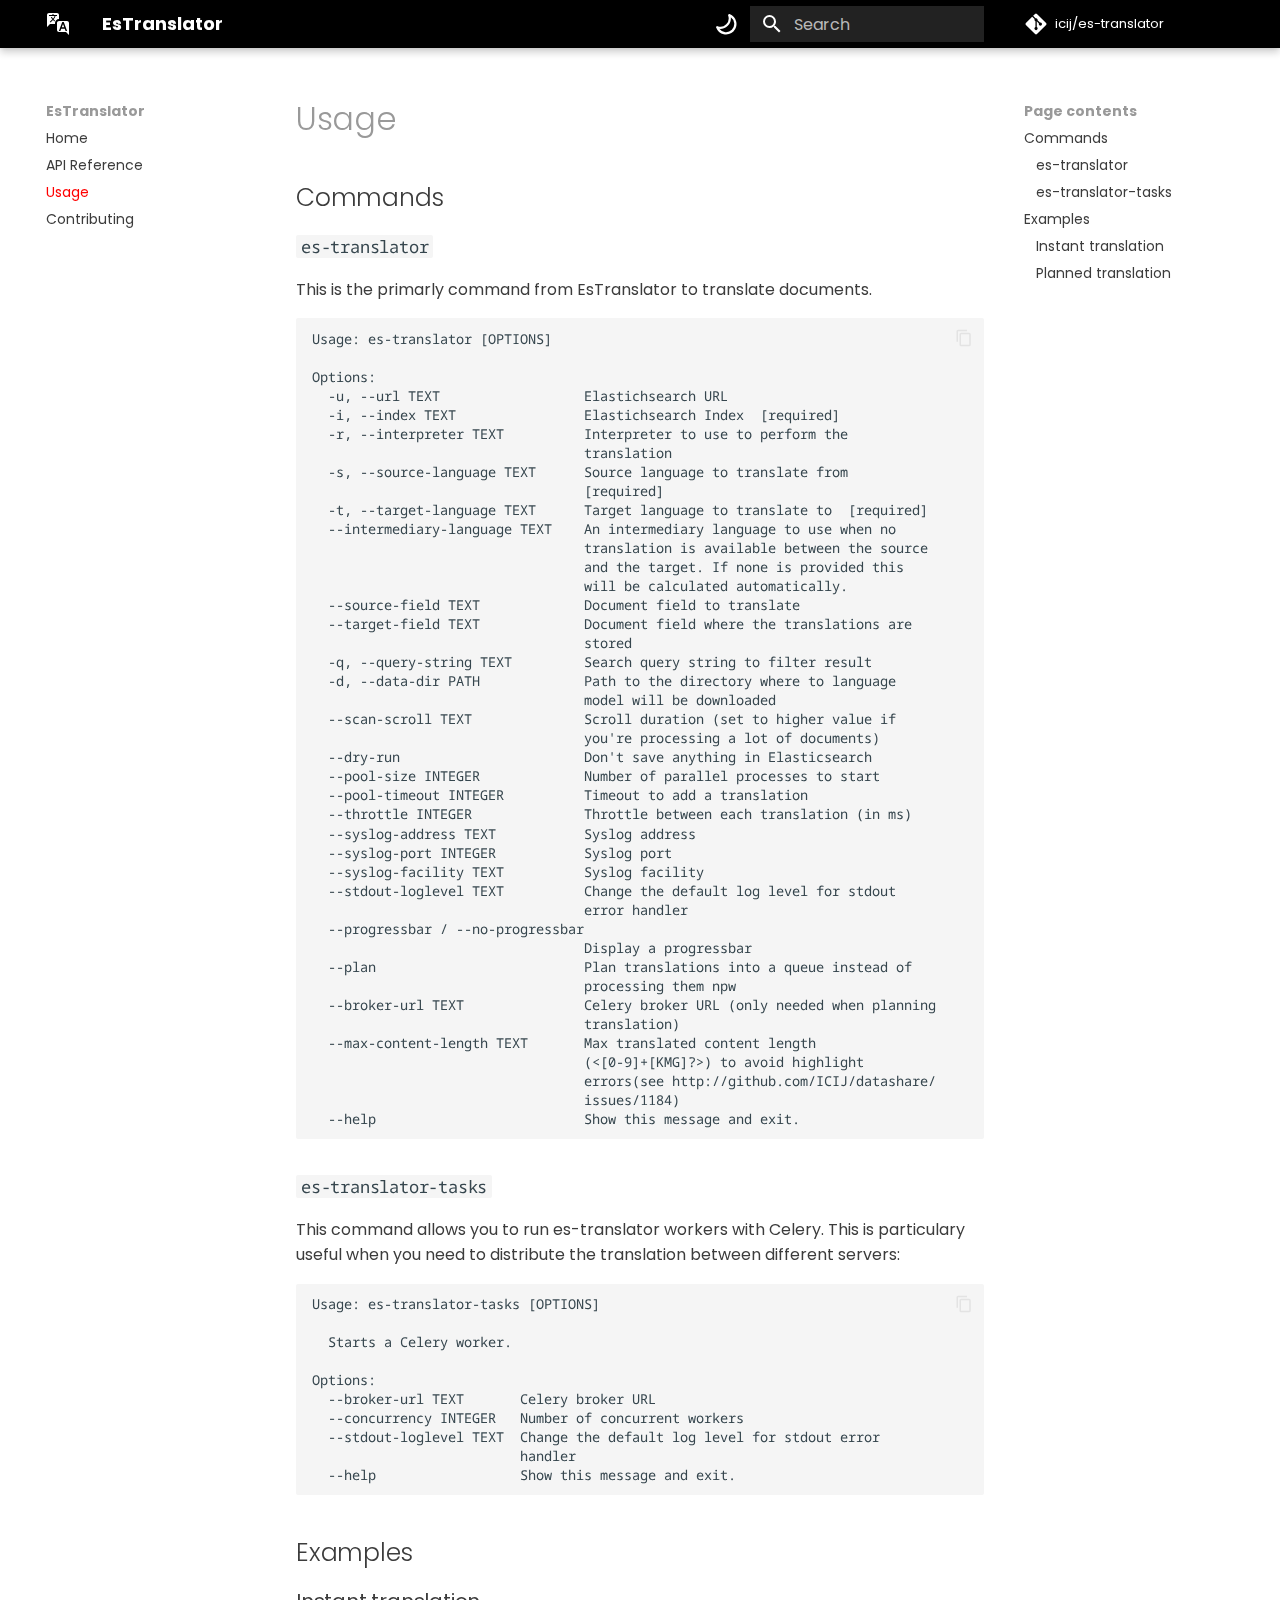
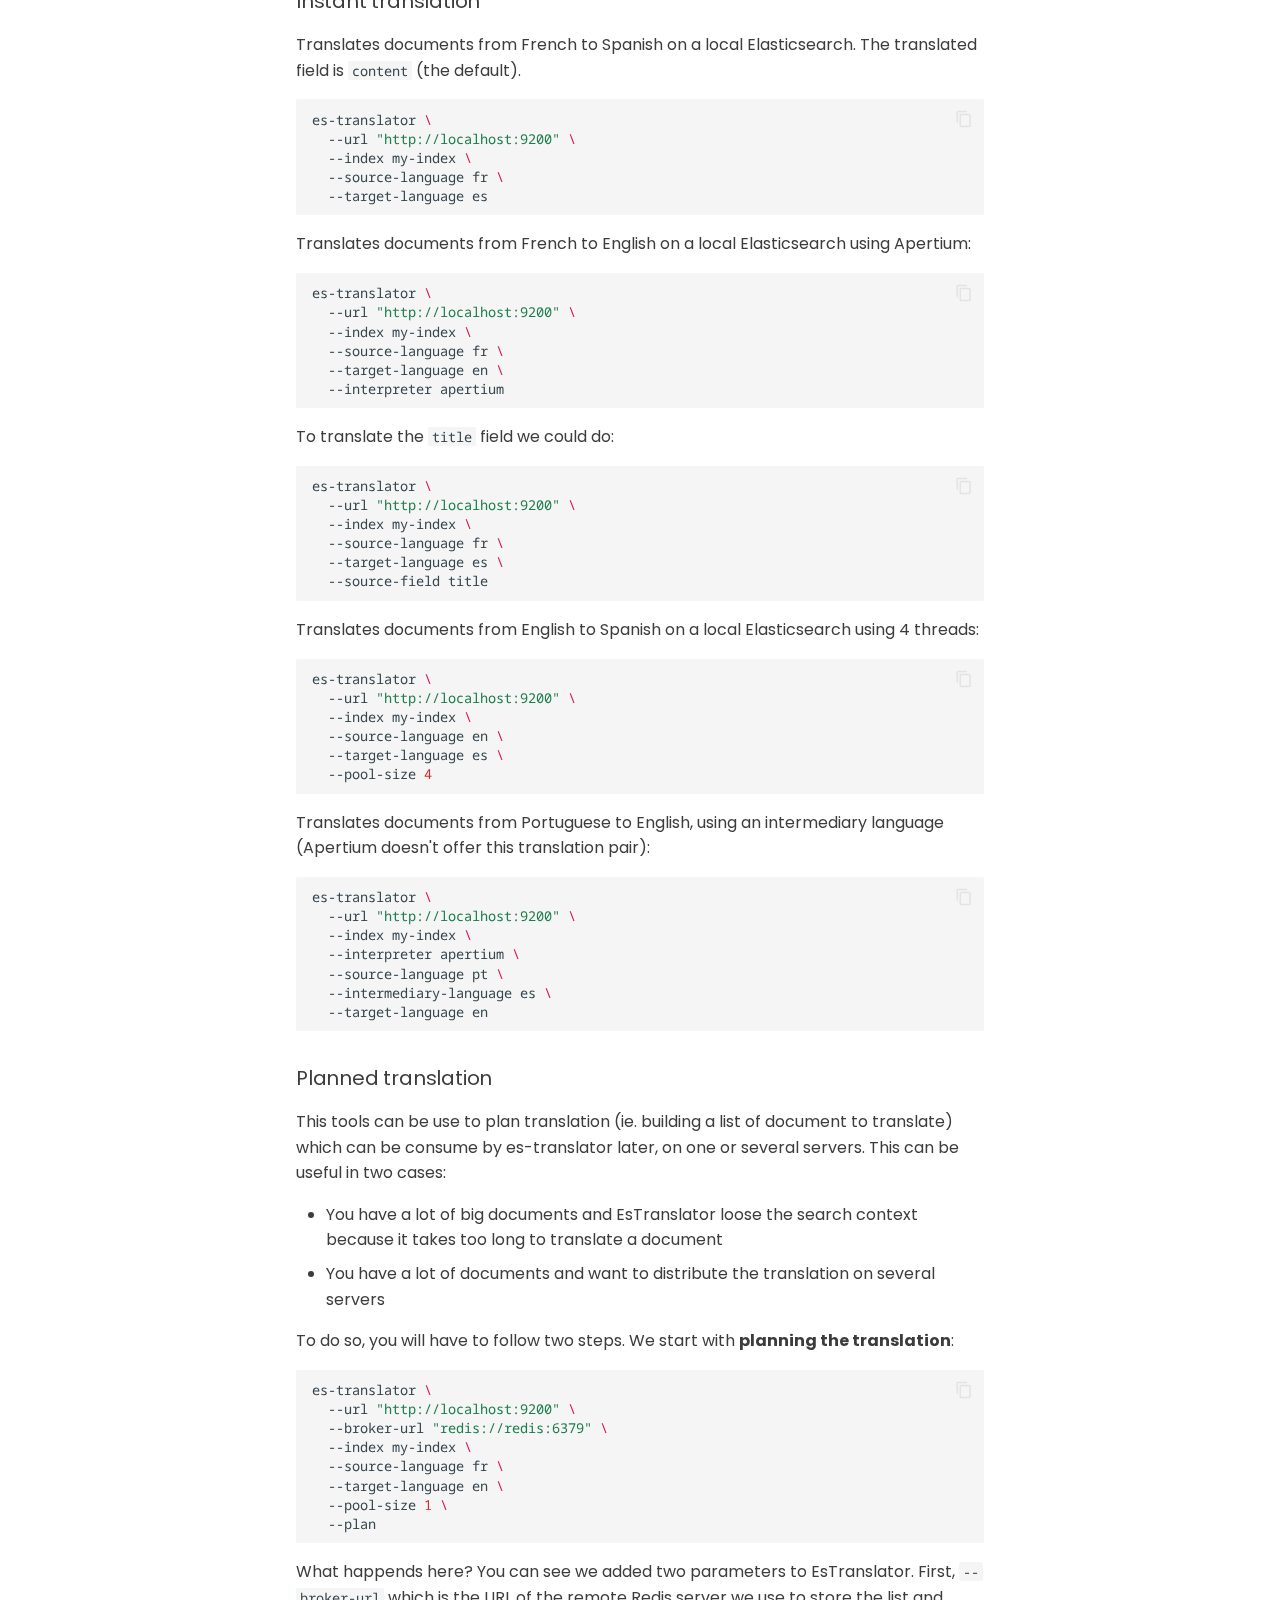
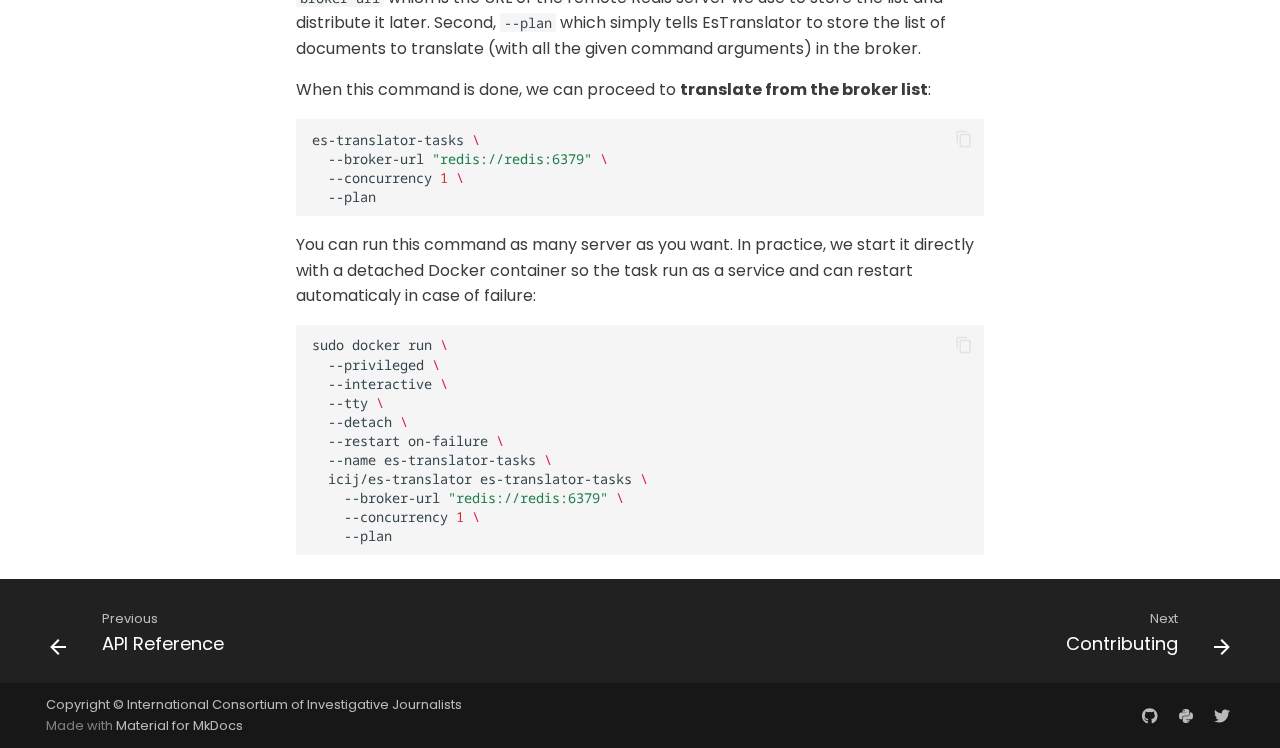
<file: usage/index.html>
<!doctype html><html lang=en class=no-js> <head><meta charset=utf-8><meta name=viewport content="width=device-width,initial-scale=1"><meta name=description content="A lazy yet bulletproof machine translation tool for Elastichsearch."><link href=../api/ rel=prev><link href=../contributing/ rel=next><link rel=icon href=..><meta name=generator content="mkdocs-1.4.3, mkdocs-material-9.1.16"><title>Usage - EsTranslator</title><link rel=stylesheet href=../assets/stylesheets/main.26e3688c.min.css><link rel=stylesheet href=../assets/stylesheets/palette.ecc896b0.min.css><link rel=preconnect href=https://fonts.gstatic.com crossorigin><link rel=stylesheet href="https://fonts.googleapis.com/css?family=Poppins:300,300i,400,400i,700,700i%7CNoto+Sans+Mono:400,400i,700,700i&display=fallback"><style>:root{--md-text-font:"Poppins";--md-code-font:"Noto Sans Mono"}</style><link rel=stylesheet href=../assets/_mkdocstrings.css><link rel=stylesheet href=../stylesheets/extra.css><script>__md_scope=new URL("..",location),__md_hash=e=>[...e].reduce((e,_)=>(e<<5)-e+_.charCodeAt(0),0),__md_get=(e,_=localStorage,t=__md_scope)=>JSON.parse(_.getItem(t.pathname+"."+e)),__md_set=(e,_,t=localStorage,a=__md_scope)=>{try{t.setItem(a.pathname+"."+e,JSON.stringify(_))}catch(e){}}</script><meta property=og:type content=website><meta property=og:title content="Usage - EsTranslator"><meta property=og:description content="A lazy yet bulletproof machine translation tool for Elastichsearch."><meta property=og:image content=./assets/images/social/usage.png><meta property=og:image:type content=image/png><meta property=og:image:width content=1200><meta property=og:image:height content=630><meta property=og:url content=None><meta name=twitter:card content=summary_large_image><meta name=twitter:title content="Usage - EsTranslator"><meta name=twitter:description content="A lazy yet bulletproof machine translation tool for Elastichsearch."><meta name=twitter:image content=./assets/images/social/usage.png></head> <body dir=ltr data-md-color-scheme=icij-light data-md-color-primary=indigo data-md-color-accent=indigo> <script>var palette=__md_get("__palette");if(palette&&"object"==typeof palette.color)for(var key of Object.keys(palette.color))document.body.setAttribute("data-md-color-"+key,palette.color[key])</script> <input class=md-toggle data-md-toggle=drawer type=checkbox id=__drawer autocomplete=off> <input class=md-toggle data-md-toggle=search type=checkbox id=__search autocomplete=off> <label class=md-overlay for=__drawer></label> <div data-md-component=skip> <a href=#commands class=md-skip> Skip to content </a> </div> <div data-md-component=announce> </div> <header class="md-header md-header--shadow" data-md-component=header> <nav class="md-header__inner md-grid" aria-label=Header> <a href=.. title=EsTranslator class="md-header__button md-logo" aria-label=EsTranslator data-md-component=logo> <svg xmlns=http://www.w3.org/2000/svg viewbox="0 0 24 24"><path d="M11 1H3c-1.1 0-2 .9-2 2v12l3-3h5v-1c0-2.2 1.79-4 4-4V3c0-1.1-.9-2-2-2m0 3H9.5c-.34 1.19-.96 2.3-1.82 3.26l-.02.02 1.26 1.25-.37 1.01L7 8l-2.5 2.5-.69-.73 2.53-2.49A8.58 8.58 0 0 1 4.86 5h.99c.31.6.69 1.17 1.15 1.68A7.69 7.69 0 0 0 8.57 4H3V3h3.5V2h1v1H11v1m10 5h-8c-1.1 0-2 .9-2 2v7c0 1.1.9 2 2 2h7l3 3V11c0-1.1-.9-2-2-2m-1.37 10-.85-2.25h-3.56L14.38 19h-1.5l3.37-9h1.5l3.38 9h-1.5M17 12l1.22 3.25h-2.43L17 12Z"/></svg> </a> <label class="md-header__button md-icon" for=__drawer> <svg xmlns=http://www.w3.org/2000/svg viewbox="0 0 24 24"><path d="M3 6h18v2H3V6m0 5h18v2H3v-2m0 5h18v2H3v-2Z"/></svg> </label> <div class=md-header__title data-md-component=header-title> <div class=md-header__ellipsis> <div class=md-header__topic> <span class=md-ellipsis> EsTranslator </span> </div> <div class=md-header__topic data-md-component=header-topic> <span class=md-ellipsis> Usage </span> </div> </div> </div> <form class=md-header__option data-md-component=palette> <input class=md-option data-md-color-media="(prefers-color-scheme: light)" data-md-color-scheme=icij-light data-md-color-primary=indigo data-md-color-accent=indigo aria-label="Switch to dark theme" type=radio name=__palette id=__palette_1> <label class="md-header__button md-icon" title="Switch to dark theme" for=__palette_2 hidden> <svg xmlns=http://www.w3.org/2000/svg viewbox="0 0 16 16"><path d="M9.598 1.591a.749.749 0 0 1 .785-.175 7.001 7.001 0 1 1-8.967 8.967.75.75 0 0 1 .961-.96 5.5 5.5 0 0 0 7.046-7.046.75.75 0 0 1 .175-.786Zm1.616 1.945a7 7 0 0 1-7.678 7.678 5.499 5.499 0 1 0 7.678-7.678Z"/></svg> </label> <input class=md-option data-md-color-media="(prefers-color-scheme: dark)" data-md-color-scheme=icij-dark data-md-color-primary=indigo data-md-color-accent=indigo aria-label="Switch to light theme" type=radio name=__palette id=__palette_2> <label class="md-header__button md-icon" title="Switch to light theme" for=__palette_1 hidden> <svg xmlns=http://www.w3.org/2000/svg viewbox="0 0 16 16"><path d="M8 12a4 4 0 1 1 0-8 4 4 0 0 1 0 8Zm0-1.5a2.5 2.5 0 1 0 0-5 2.5 2.5 0 0 0 0 5Zm5.657-8.157a.75.75 0 0 1 0 1.061l-1.061 1.06a.749.749 0 0 1-1.275-.326.749.749 0 0 1 .215-.734l1.06-1.06a.75.75 0 0 1 1.06 0Zm-9.193 9.193a.75.75 0 0 1 0 1.06l-1.06 1.061a.75.75 0 1 1-1.061-1.06l1.06-1.061a.75.75 0 0 1 1.061 0ZM8 0a.75.75 0 0 1 .75.75v1.5a.75.75 0 0 1-1.5 0V.75A.75.75 0 0 1 8 0ZM3 8a.75.75 0 0 1-.75.75H.75a.75.75 0 0 1 0-1.5h1.5A.75.75 0 0 1 3 8Zm13 0a.75.75 0 0 1-.75.75h-1.5a.75.75 0 0 1 0-1.5h1.5A.75.75 0 0 1 16 8Zm-8 5a.75.75 0 0 1 .75.75v1.5a.75.75 0 0 1-1.5 0v-1.5A.75.75 0 0 1 8 13Zm3.536-1.464a.75.75 0 0 1 1.06 0l1.061 1.06a.75.75 0 0 1-1.06 1.061l-1.061-1.06a.75.75 0 0 1 0-1.061ZM2.343 2.343a.75.75 0 0 1 1.061 0l1.06 1.061a.751.751 0 0 1-.018 1.042.751.751 0 0 1-1.042.018l-1.06-1.06a.75.75 0 0 1 0-1.06Z"/></svg> </label> </form> <label class="md-header__button md-icon" for=__search> <svg xmlns=http://www.w3.org/2000/svg viewbox="0 0 24 24"><path d="M9.5 3A6.5 6.5 0 0 1 16 9.5c0 1.61-.59 3.09-1.56 4.23l.27.27h.79l5 5-1.5 1.5-5-5v-.79l-.27-.27A6.516 6.516 0 0 1 9.5 16 6.5 6.5 0 0 1 3 9.5 6.5 6.5 0 0 1 9.5 3m0 2C7 5 5 7 5 9.5S7 14 9.5 14 14 12 14 9.5 12 5 9.5 5Z"/></svg> </label> <div class=md-search data-md-component=search role=dialog> <label class=md-search__overlay for=__search></label> <div class=md-search__inner role=search> <form class=md-search__form name=search> <input type=text class=md-search__input name=query aria-label=Search placeholder=Search autocapitalize=off autocorrect=off autocomplete=off spellcheck=false data-md-component=search-query required> <label class="md-search__icon md-icon" for=__search> <svg xmlns=http://www.w3.org/2000/svg viewbox="0 0 24 24"><path d="M9.5 3A6.5 6.5 0 0 1 16 9.5c0 1.61-.59 3.09-1.56 4.23l.27.27h.79l5 5-1.5 1.5-5-5v-.79l-.27-.27A6.516 6.516 0 0 1 9.5 16 6.5 6.5 0 0 1 3 9.5 6.5 6.5 0 0 1 9.5 3m0 2C7 5 5 7 5 9.5S7 14 9.5 14 14 12 14 9.5 12 5 9.5 5Z"/></svg> <svg xmlns=http://www.w3.org/2000/svg viewbox="0 0 24 24"><path d="M20 11v2H8l5.5 5.5-1.42 1.42L4.16 12l7.92-7.92L13.5 5.5 8 11h12Z"/></svg> </label> <nav class=md-search__options aria-label=Search> <a href=javascript:void(0) class="md-search__icon md-icon" title=Share aria-label=Share data-clipboard data-clipboard-text data-md-component=search-share tabindex=-1> <svg xmlns=http://www.w3.org/2000/svg viewbox="0 0 24 24"><path d="M18 16.08c-.76 0-1.44.3-1.96.77L8.91 12.7c.05-.23.09-.46.09-.7 0-.24-.04-.47-.09-.7l7.05-4.11c.54.5 1.25.81 2.04.81a3 3 0 0 0 3-3 3 3 0 0 0-3-3 3 3 0 0 0-3 3c0 .24.04.47.09.7L8.04 9.81C7.5 9.31 6.79 9 6 9a3 3 0 0 0-3 3 3 3 0 0 0 3 3c.79 0 1.5-.31 2.04-.81l7.12 4.15c-.05.21-.08.43-.08.66 0 1.61 1.31 2.91 2.92 2.91 1.61 0 2.92-1.3 2.92-2.91A2.92 2.92 0 0 0 18 16.08Z"/></svg> </a> <button type=reset class="md-search__icon md-icon" title=Clear aria-label=Clear tabindex=-1> <svg xmlns=http://www.w3.org/2000/svg viewbox="0 0 24 24"><path d="M19 6.41 17.59 5 12 10.59 6.41 5 5 6.41 10.59 12 5 17.59 6.41 19 12 13.41 17.59 19 19 17.59 13.41 12 19 6.41Z"/></svg> </button> </nav> <div class=md-search__suggest data-md-component=search-suggest></div> </form> <div class=md-search__output> <div class=md-search__scrollwrap data-md-scrollfix> <div class=md-search-result data-md-component=search-result> <div class=md-search-result__meta> Initializing search </div> <ol class=md-search-result__list role=presentation></ol> </div> </div> </div> </div> </div> <div class=md-header__source> <a href=https://github.com/icij/es-translator title="Go to repository" class=md-source data-md-component=source> <div class="md-source__icon md-icon"> <svg xmlns=http://www.w3.org/2000/svg viewbox="0 0 448 512"><!-- Font Awesome Free 6.4.0 by @fontawesome - https://fontawesome.com License - https://fontawesome.com/license/free (Icons: CC BY 4.0, Fonts: SIL OFL 1.1, Code: MIT License) Copyright 2023 Fonticons, Inc.--><path d="M439.55 236.05 244 40.45a28.87 28.87 0 0 0-40.81 0l-40.66 40.63 51.52 51.52c27.06-9.14 52.68 16.77 43.39 43.68l49.66 49.66c34.23-11.8 61.18 31 35.47 56.69-26.49 26.49-70.21-2.87-56-37.34L240.22 199v121.85c25.3 12.54 22.26 41.85 9.08 55a34.34 34.34 0 0 1-48.55 0c-17.57-17.6-11.07-46.91 11.25-56v-123c-20.8-8.51-24.6-30.74-18.64-45L142.57 101 8.45 235.14a28.86 28.86 0 0 0 0 40.81l195.61 195.6a28.86 28.86 0 0 0 40.8 0l194.69-194.69a28.86 28.86 0 0 0 0-40.81z"/></svg> </div> <div class=md-source__repository> icij/es-translator </div> </a> </div> </nav> </header> <div class=md-container data-md-component=container> <main class=md-main data-md-component=main> <div class="md-main__inner md-grid"> <div class="md-sidebar md-sidebar--primary" data-md-component=sidebar data-md-type=navigation> <div class=md-sidebar__scrollwrap> <div class=md-sidebar__inner> <nav class="md-nav md-nav--primary" aria-label=Navigation data-md-level=0> <label class=md-nav__title for=__drawer> <a href=.. title=EsTranslator class="md-nav__button md-logo" aria-label=EsTranslator data-md-component=logo> <svg xmlns=http://www.w3.org/2000/svg viewbox="0 0 24 24"><path d="M11 1H3c-1.1 0-2 .9-2 2v12l3-3h5v-1c0-2.2 1.79-4 4-4V3c0-1.1-.9-2-2-2m0 3H9.5c-.34 1.19-.96 2.3-1.82 3.26l-.02.02 1.26 1.25-.37 1.01L7 8l-2.5 2.5-.69-.73 2.53-2.49A8.58 8.58 0 0 1 4.86 5h.99c.31.6.69 1.17 1.15 1.68A7.69 7.69 0 0 0 8.57 4H3V3h3.5V2h1v1H11v1m10 5h-8c-1.1 0-2 .9-2 2v7c0 1.1.9 2 2 2h7l3 3V11c0-1.1-.9-2-2-2m-1.37 10-.85-2.25h-3.56L14.38 19h-1.5l3.37-9h1.5l3.38 9h-1.5M17 12l1.22 3.25h-2.43L17 12Z"/></svg> </a> EsTranslator </label> <div class=md-nav__source> <a href=https://github.com/icij/es-translator title="Go to repository" class=md-source data-md-component=source> <div class="md-source__icon md-icon"> <svg xmlns=http://www.w3.org/2000/svg viewbox="0 0 448 512"><!-- Font Awesome Free 6.4.0 by @fontawesome - https://fontawesome.com License - https://fontawesome.com/license/free (Icons: CC BY 4.0, Fonts: SIL OFL 1.1, Code: MIT License) Copyright 2023 Fonticons, Inc.--><path d="M439.55 236.05 244 40.45a28.87 28.87 0 0 0-40.81 0l-40.66 40.63 51.52 51.52c27.06-9.14 52.68 16.77 43.39 43.68l49.66 49.66c34.23-11.8 61.18 31 35.47 56.69-26.49 26.49-70.21-2.87-56-37.34L240.22 199v121.85c25.3 12.54 22.26 41.85 9.08 55a34.34 34.34 0 0 1-48.55 0c-17.57-17.6-11.07-46.91 11.25-56v-123c-20.8-8.51-24.6-30.74-18.64-45L142.57 101 8.45 235.14a28.86 28.86 0 0 0 0 40.81l195.61 195.6a28.86 28.86 0 0 0 40.8 0l194.69-194.69a28.86 28.86 0 0 0 0-40.81z"/></svg> </div> <div class=md-source__repository> icij/es-translator </div> </a> </div> <ul class=md-nav__list data-md-scrollfix> <li class=md-nav__item> <a href=.. class=md-nav__link> Home </a> </li> <li class=md-nav__item> <a href=../api/ class=md-nav__link> API Reference </a> </li> <li class="md-nav__item md-nav__item--active"> <input class="md-nav__toggle md-toggle" type=checkbox id=__toc> <label class="md-nav__link md-nav__link--active" for=__toc> Usage <span class="md-nav__icon md-icon"></span> </label> <a href=./ class="md-nav__link md-nav__link--active"> Usage </a> <nav class="md-nav md-nav--secondary" aria-label="Page contents"> <label class=md-nav__title for=__toc> <span class="md-nav__icon md-icon"></span> Page contents </label> <ul class=md-nav__list data-md-component=toc data-md-scrollfix> <li class=md-nav__item> <a href=#commands class=md-nav__link> Commands </a> <nav class=md-nav aria-label=Commands> <ul class=md-nav__list> <li class=md-nav__item> <a href=#es-translator class=md-nav__link> es-translator </a> </li> <li class=md-nav__item> <a href=#es-translator-tasks class=md-nav__link> es-translator-tasks </a> </li> </ul> </nav> </li> <li class=md-nav__item> <a href=#examples class=md-nav__link> Examples </a> <nav class=md-nav aria-label=Examples> <ul class=md-nav__list> <li class=md-nav__item> <a href=#instant-translation class=md-nav__link> Instant translation </a> </li> <li class=md-nav__item> <a href=#planned-translation class=md-nav__link> Planned translation </a> </li> </ul> </nav> </li> </ul> </nav> </li> <li class=md-nav__item> <a href=../contributing/ class=md-nav__link> Contributing </a> </li> </ul> </nav> </div> </div> </div> <div class="md-sidebar md-sidebar--secondary" data-md-component=sidebar data-md-type=toc> <div class=md-sidebar__scrollwrap> <div class=md-sidebar__inner> <nav class="md-nav md-nav--secondary" aria-label="Page contents"> <label class=md-nav__title for=__toc> <span class="md-nav__icon md-icon"></span> Page contents </label> <ul class=md-nav__list data-md-component=toc data-md-scrollfix> <li class=md-nav__item> <a href=#commands class=md-nav__link> Commands </a> <nav class=md-nav aria-label=Commands> <ul class=md-nav__list> <li class=md-nav__item> <a href=#es-translator class=md-nav__link> es-translator </a> </li> <li class=md-nav__item> <a href=#es-translator-tasks class=md-nav__link> es-translator-tasks </a> </li> </ul> </nav> </li> <li class=md-nav__item> <a href=#examples class=md-nav__link> Examples </a> <nav class=md-nav aria-label=Examples> <ul class=md-nav__list> <li class=md-nav__item> <a href=#instant-translation class=md-nav__link> Instant translation </a> </li> <li class=md-nav__item> <a href=#planned-translation class=md-nav__link> Planned translation </a> </li> </ul> </nav> </li> </ul> </nav> </div> </div> </div> <div class=md-content data-md-component=content> <article class="md-content__inner md-typeset"> <h1>Usage</h1> <h2 id=commands>Commands<a class=headerlink href=#commands title="Permanent link">&para;</a></h2> <h3 id=es-translator><code>es-translator</code><a class=headerlink href=#es-translator title="Permanent link">&para;</a></h3> <p>This is the primarly command from EsTranslator to translate documents.</p> <div class=highlight><pre><span></span><code>Usage: es-translator [OPTIONS]

Options:
  -u, --url TEXT                  Elastichsearch URL
  -i, --index TEXT                Elastichsearch Index  [required]
  -r, --interpreter TEXT          Interpreter to use to perform the
                                  translation
  -s, --source-language TEXT      Source language to translate from
                                  [required]
  -t, --target-language TEXT      Target language to translate to  [required]
  --intermediary-language TEXT    An intermediary language to use when no
                                  translation is available between the source
                                  and the target. If none is provided this
                                  will be calculated automatically.
  --source-field TEXT             Document field to translate
  --target-field TEXT             Document field where the translations are
                                  stored
  -q, --query-string TEXT         Search query string to filter result
  -d, --data-dir PATH             Path to the directory where to language
                                  model will be downloaded
  --scan-scroll TEXT              Scroll duration (set to higher value if
                                  you&#39;re processing a lot of documents)
  --dry-run                       Don&#39;t save anything in Elasticsearch
  --pool-size INTEGER             Number of parallel processes to start
  --pool-timeout INTEGER          Timeout to add a translation
  --throttle INTEGER              Throttle between each translation (in ms)
  --syslog-address TEXT           Syslog address
  --syslog-port INTEGER           Syslog port
  --syslog-facility TEXT          Syslog facility
  --stdout-loglevel TEXT          Change the default log level for stdout
                                  error handler
  --progressbar / --no-progressbar
                                  Display a progressbar
  --plan                          Plan translations into a queue instead of
                                  processing them npw
  --broker-url TEXT               Celery broker URL (only needed when planning
                                  translation)
  --max-content-length TEXT       Max translated content length
                                  (&lt;[0-9]+[KMG]?&gt;) to avoid highlight
                                  errors(see http://github.com/ICIJ/datashare/
                                  issues/1184)
  --help                          Show this message and exit.
</code></pre></div> <h3 id=es-translator-tasks><code>es-translator-tasks</code><a class=headerlink href=#es-translator-tasks title="Permanent link">&para;</a></h3> <p>This command allows you to run es-translator workers with Celery. This is particulary useful when you need to distribute the translation between different servers:</p> <div class=highlight><pre><span></span><code>Usage: es-translator-tasks [OPTIONS]

  Starts a Celery worker.

Options:
  --broker-url TEXT       Celery broker URL
  --concurrency INTEGER   Number of concurrent workers
  --stdout-loglevel TEXT  Change the default log level for stdout error
                          handler
  --help                  Show this message and exit.
</code></pre></div> <h2 id=examples>Examples<a class=headerlink href=#examples title="Permanent link">&para;</a></h2> <h3 id=instant-translation>Instant translation<a class=headerlink href=#instant-translation title="Permanent link">&para;</a></h3> <p>Translates documents from French to Spanish on a local Elasticsearch. The translated field is <code>content</code> (the default).</p> <div class=highlight><pre><span></span><code>es-translator<span class=w> </span><span class=se>\</span>
<span class=w>  </span>--url<span class=w> </span><span class=s2>&quot;http://localhost:9200&quot;</span><span class=w> </span><span class=se>\</span>
<span class=w>  </span>--index<span class=w> </span>my-index<span class=w> </span><span class=se>\</span>
<span class=w>  </span>--source-language<span class=w> </span>fr<span class=w> </span><span class=se>\</span>
<span class=w>  </span>--target-language<span class=w> </span>es
</code></pre></div> <p>Translates documents from French to English on a local Elasticsearch using Apertium:</p> <div class=highlight><pre><span></span><code>es-translator<span class=w> </span><span class=se>\</span>
<span class=w>  </span>--url<span class=w> </span><span class=s2>&quot;http://localhost:9200&quot;</span><span class=w> </span><span class=se>\</span>
<span class=w>  </span>--index<span class=w> </span>my-index<span class=w> </span><span class=se>\</span>
<span class=w>  </span>--source-language<span class=w> </span>fr<span class=w> </span><span class=se>\</span>
<span class=w>  </span>--target-language<span class=w> </span>en<span class=w> </span><span class=se>\</span>
<span class=w>  </span>--interpreter<span class=w> </span>apertium
</code></pre></div> <p>To translate the <code>title</code> field we could do:</p> <div class=highlight><pre><span></span><code>es-translator<span class=w> </span><span class=se>\</span>
<span class=w>  </span>--url<span class=w> </span><span class=s2>&quot;http://localhost:9200&quot;</span><span class=w> </span><span class=se>\</span>
<span class=w>  </span>--index<span class=w> </span>my-index<span class=w> </span><span class=se>\</span>
<span class=w>  </span>--source-language<span class=w> </span>fr<span class=w> </span><span class=se>\</span>
<span class=w>  </span>--target-language<span class=w> </span>es<span class=w> </span><span class=se>\</span>
<span class=w>  </span>--source-field<span class=w> </span>title
</code></pre></div> <p>Translates documents from English to Spanish on a local Elasticsearch using 4 threads:</p> <div class=highlight><pre><span></span><code>es-translator<span class=w> </span><span class=se>\</span>
<span class=w>  </span>--url<span class=w> </span><span class=s2>&quot;http://localhost:9200&quot;</span><span class=w> </span><span class=se>\</span>
<span class=w>  </span>--index<span class=w> </span>my-index<span class=w> </span><span class=se>\</span>
<span class=w>  </span>--source-language<span class=w> </span>en<span class=w> </span><span class=se>\</span>
<span class=w>  </span>--target-language<span class=w> </span>es<span class=w> </span><span class=se>\</span>
<span class=w>  </span>--pool-size<span class=w> </span><span class=m>4</span>
</code></pre></div> <p>Translates documents from Portuguese to English, using an intermediary language (Apertium doesn't offer this translation pair):</p> <div class=highlight><pre><span></span><code>es-translator<span class=w> </span><span class=se>\</span>
<span class=w>  </span>--url<span class=w> </span><span class=s2>&quot;http://localhost:9200&quot;</span><span class=w> </span><span class=se>\</span>
<span class=w>  </span>--index<span class=w> </span>my-index<span class=w> </span><span class=se>\</span>
<span class=w>  </span>--interpreter<span class=w> </span>apertium<span class=w> </span><span class=se>\</span>
<span class=w>  </span>--source-language<span class=w> </span>pt<span class=w> </span><span class=se>\</span>
<span class=w>  </span>--intermediary-language<span class=w> </span>es<span class=w> </span><span class=se>\</span>
<span class=w>  </span>--target-language<span class=w> </span>en
</code></pre></div> <h3 id=planned-translation>Planned translation<a class=headerlink href=#planned-translation title="Permanent link">&para;</a></h3> <p>This tools can be use to plan translation (ie. building a list of document to translate) which can be consume by es-translator later, on one or several servers. This can be useful in two cases:</p> <ul> <li>You have a lot of big documents and EsTranslator loose the search context because it takes too long to translate a document</li> <li>You have a lot of documents and want to distribute the translation on several servers</li> </ul> <p>To do so, you will have to follow two steps. We start with <strong>planning the translation</strong>:</p> <div class=highlight><pre><span></span><code>es-translator<span class=w> </span><span class=se>\</span>
<span class=w>  </span>--url<span class=w> </span><span class=s2>&quot;http://localhost:9200&quot;</span><span class=w> </span><span class=se>\</span>
<span class=w>  </span>--broker-url<span class=w> </span><span class=s2>&quot;redis://redis:6379&quot;</span><span class=w> </span><span class=se>\</span>
<span class=w>  </span>--index<span class=w> </span>my-index<span class=w> </span><span class=se>\</span>
<span class=w>  </span>--source-language<span class=w> </span>fr<span class=w> </span><span class=se>\</span>
<span class=w>  </span>--target-language<span class=w> </span>en<span class=w> </span><span class=se>\</span>
<span class=w>  </span>--pool-size<span class=w> </span><span class=m>1</span><span class=w> </span><span class=se>\</span>
<span class=w>  </span>--plan
</code></pre></div> <p>What happends here? You can see we added two parameters to EsTranslator. First, <code>--broker-url</code> which is the URL of the remote Redis server we use to store the list and distribute it later. Second, <code>--plan</code> which simply tells EsTranslator to store the list of documents to translate (with all the given command arguments) in the broker.</p> <p>When this command is done, we can proceed to <strong>translate from the broker list</strong>:</p> <div class=highlight><pre><span></span><code>es-translator-tasks<span class=w> </span><span class=se>\</span>
<span class=w>  </span>--broker-url<span class=w> </span><span class=s2>&quot;redis://redis:6379&quot;</span><span class=w> </span><span class=se>\</span>
<span class=w>  </span>--concurrency<span class=w> </span><span class=m>1</span><span class=w> </span><span class=se>\</span>
<span class=w>  </span>--plan
</code></pre></div> <p>You can run this command as many server as you want. In practice, we start it directly with a detached Docker container so the task run as a service and can restart automaticaly in case of failure:</p> <div class=highlight><pre><span></span><code>sudo<span class=w> </span>docker<span class=w> </span>run<span class=w> </span><span class=se>\</span>
<span class=w>  </span>--privileged<span class=w> </span><span class=se>\</span>
<span class=w>  </span>--interactive<span class=w> </span><span class=se>\</span>
<span class=w>  </span>--tty<span class=w> </span><span class=se>\</span>
<span class=w>  </span>--detach<span class=w> </span><span class=se>\</span>
<span class=w>  </span>--restart<span class=w> </span>on-failure<span class=w> </span><span class=se>\</span>
<span class=w>  </span>--name<span class=w> </span>es-translator-tasks<span class=w> </span><span class=se>\</span>
<span class=w>  </span>icij/es-translator<span class=w> </span>es-translator-tasks<span class=w> </span><span class=se>\</span>
<span class=w>    </span>--broker-url<span class=w> </span><span class=s2>&quot;redis://redis:6379&quot;</span><span class=w> </span><span class=se>\</span>
<span class=w>    </span>--concurrency<span class=w> </span><span class=m>1</span><span class=w> </span><span class=se>\</span>
<span class=w>    </span>--plan
</code></pre></div> </article> </div> <script>var tabs=__md_get("__tabs");if(Array.isArray(tabs))e:for(var set of document.querySelectorAll(".tabbed-set")){var tab,labels=set.querySelector(".tabbed-labels");for(tab of tabs)for(var label of labels.getElementsByTagName("label"))if(label.innerText.trim()===tab){var input=document.getElementById(label.htmlFor);input.checked=!0;continue e}}</script> </div> <button type=button class="md-top md-icon" data-md-component=top hidden> <svg xmlns=http://www.w3.org/2000/svg viewbox="0 0 24 24"><path d="M13 20h-2V8l-5.5 5.5-1.42-1.42L12 4.16l7.92 7.92-1.42 1.42L13 8v12Z"/></svg> Back to top </button> </main> <footer class=md-footer> <nav class="md-footer__inner md-grid" aria-label=Footer> <a href=../api/ class="md-footer__link md-footer__link--prev" aria-label="Previous: API Reference" rel=prev> <div class="md-footer__button md-icon"> <svg xmlns=http://www.w3.org/2000/svg viewbox="0 0 24 24"><path d="M20 11v2H8l5.5 5.5-1.42 1.42L4.16 12l7.92-7.92L13.5 5.5 8 11h12Z"/></svg> </div> <div class=md-footer__title> <span class=md-footer__direction> Previous </span> <div class=md-ellipsis> API Reference </div> </div> </a> <a href=../contributing/ class="md-footer__link md-footer__link--next" aria-label="Next: Contributing" rel=next> <div class=md-footer__title> <span class=md-footer__direction> Next </span> <div class=md-ellipsis> Contributing </div> </div> <div class="md-footer__button md-icon"> <svg xmlns=http://www.w3.org/2000/svg viewbox="0 0 24 24"><path d="M4 11v2h12l-5.5 5.5 1.42 1.42L19.84 12l-7.92-7.92L10.5 5.5 16 11H4Z"/></svg> </div> </a> </nav> <div class="md-footer-meta md-typeset"> <div class="md-footer-meta__inner md-grid"> <div class=md-copyright> <div class=md-copyright__highlight> Copyright &copy; International Consortium of Investigative Journalists </div> Made with <a href=https://squidfunk.github.io/mkdocs-material/ target=_blank rel=noopener> Material for MkDocs </a> </div> <div class=md-social> <a href=https://github.com/ICIJ/es-translator target=_blank rel=noopener title=github.com class=md-social__link> <svg xmlns=http://www.w3.org/2000/svg viewbox="0 0 496 512"><!-- Font Awesome Free 6.4.0 by @fontawesome - https://fontawesome.com License - https://fontawesome.com/license/free (Icons: CC BY 4.0, Fonts: SIL OFL 1.1, Code: MIT License) Copyright 2023 Fonticons, Inc.--><path d="M165.9 397.4c0 2-2.3 3.6-5.2 3.6-3.3.3-5.6-1.3-5.6-3.6 0-2 2.3-3.6 5.2-3.6 3-.3 5.6 1.3 5.6 3.6zm-31.1-4.5c-.7 2 1.3 4.3 4.3 4.9 2.6 1 5.6 0 6.2-2s-1.3-4.3-4.3-5.2c-2.6-.7-5.5.3-6.2 2.3zm44.2-1.7c-2.9.7-4.9 2.6-4.6 4.9.3 2 2.9 3.3 5.9 2.6 2.9-.7 4.9-2.6 4.6-4.6-.3-1.9-3-3.2-5.9-2.9zM244.8 8C106.1 8 0 113.3 0 252c0 110.9 69.8 205.8 169.5 239.2 12.8 2.3 17.3-5.6 17.3-12.1 0-6.2-.3-40.4-.3-61.4 0 0-70 15-84.7-29.8 0 0-11.4-29.1-27.8-36.6 0 0-22.9-15.7 1.6-15.4 0 0 24.9 2 38.6 25.8 21.9 38.6 58.6 27.5 72.9 20.9 2.3-16 8.8-27.1 16-33.7-55.9-6.2-112.3-14.3-112.3-110.5 0-27.5 7.6-41.3 23.6-58.9-2.6-6.5-11.1-33.3 2.6-67.9 20.9-6.5 69 27 69 27 20-5.6 41.5-8.5 62.8-8.5s42.8 2.9 62.8 8.5c0 0 48.1-33.6 69-27 13.7 34.7 5.2 61.4 2.6 67.9 16 17.7 25.8 31.5 25.8 58.9 0 96.5-58.9 104.2-114.8 110.5 9.2 7.9 17 22.9 17 46.4 0 33.7-.3 75.4-.3 83.6 0 6.5 4.6 14.4 17.3 12.1C428.2 457.8 496 362.9 496 252 496 113.3 383.5 8 244.8 8zM97.2 352.9c-1.3 1-1 3.3.7 5.2 1.6 1.6 3.9 2.3 5.2 1 1.3-1 1-3.3-.7-5.2-1.6-1.6-3.9-2.3-5.2-1zm-10.8-8.1c-.7 1.3.3 2.9 2.3 3.9 1.6 1 3.6.7 4.3-.7.7-1.3-.3-2.9-2.3-3.9-2-.6-3.6-.3-4.3.7zm32.4 35.6c-1.6 1.3-1 4.3 1.3 6.2 2.3 2.3 5.2 2.6 6.5 1 1.3-1.3.7-4.3-1.3-6.2-2.2-2.3-5.2-2.6-6.5-1zm-11.4-14.7c-1.6 1-1.6 3.6 0 5.9 1.6 2.3 4.3 3.3 5.6 2.3 1.6-1.3 1.6-3.9 0-6.2-1.4-2.3-4-3.3-5.6-2z"/></svg> </a> <a href=https://pypi.org/project/es-translator/ target=_blank rel=noopener title=pypi.org class=md-social__link> <svg xmlns=http://www.w3.org/2000/svg viewbox="0 0 448 512"><!-- Font Awesome Free 6.4.0 by @fontawesome - https://fontawesome.com License - https://fontawesome.com/license/free (Icons: CC BY 4.0, Fonts: SIL OFL 1.1, Code: MIT License) Copyright 2023 Fonticons, Inc.--><path d="M439.8 200.5c-7.7-30.9-22.3-54.2-53.4-54.2h-40.1v47.4c0 36.8-31.2 67.8-66.8 67.8H172.7c-29.2 0-53.4 25-53.4 54.3v101.8c0 29 25.2 46 53.4 54.3 33.8 9.9 66.3 11.7 106.8 0 26.9-7.8 53.4-23.5 53.4-54.3v-40.7H226.2v-13.6h160.2c31.1 0 42.6-21.7 53.4-54.2 11.2-33.5 10.7-65.7 0-108.6zM286.2 404c11.1 0 20.1 9.1 20.1 20.3 0 11.3-9 20.4-20.1 20.4-11 0-20.1-9.2-20.1-20.4.1-11.3 9.1-20.3 20.1-20.3zM167.8 248.1h106.8c29.7 0 53.4-24.5 53.4-54.3V91.9c0-29-24.4-50.7-53.4-55.6-35.8-5.9-74.7-5.6-106.8.1-45.2 8-53.4 24.7-53.4 55.6v40.7h106.9v13.6h-147c-31.1 0-58.3 18.7-66.8 54.2-9.8 40.7-10.2 66.1 0 108.6 7.6 31.6 25.7 54.2 56.8 54.2H101v-48.8c0-35.3 30.5-66.4 66.8-66.4zm-6.7-142.6c-11.1 0-20.1-9.1-20.1-20.3.1-11.3 9-20.4 20.1-20.4 11 0 20.1 9.2 20.1 20.4s-9 20.3-20.1 20.3z"/></svg> </a> <a href=https://twitter.com/ICIJorg target=_blank rel=noopener title=twitter.com class=md-social__link> <svg xmlns=http://www.w3.org/2000/svg viewbox="0 0 512 512"><!-- Font Awesome Free 6.4.0 by @fontawesome - https://fontawesome.com License - https://fontawesome.com/license/free (Icons: CC BY 4.0, Fonts: SIL OFL 1.1, Code: MIT License) Copyright 2023 Fonticons, Inc.--><path d="M459.37 151.716c.325 4.548.325 9.097.325 13.645 0 138.72-105.583 298.558-298.558 298.558-59.452 0-114.68-17.219-161.137-47.106 8.447.974 16.568 1.299 25.34 1.299 49.055 0 94.213-16.568 130.274-44.832-46.132-.975-84.792-31.188-98.112-72.772 6.498.974 12.995 1.624 19.818 1.624 9.421 0 18.843-1.3 27.614-3.573-48.081-9.747-84.143-51.98-84.143-102.985v-1.299c13.969 7.797 30.214 12.67 47.431 13.319-28.264-18.843-46.781-51.005-46.781-87.391 0-19.492 5.197-37.36 14.294-52.954 51.655 63.675 129.3 105.258 216.365 109.807-1.624-7.797-2.599-15.918-2.599-24.04 0-57.828 46.782-104.934 104.934-104.934 30.213 0 57.502 12.67 76.67 33.137 23.715-4.548 46.456-13.32 66.599-25.34-7.798 24.366-24.366 44.833-46.132 57.827 21.117-2.273 41.584-8.122 60.426-16.243-14.292 20.791-32.161 39.308-52.628 54.253z"/></svg> </a> </div> </div> </div> </footer> </div> <div class=md-dialog data-md-component=dialog> <div class="md-dialog__inner md-typeset"></div> </div> <script id=__config type=application/json>{"base": "..", "features": ["content.tabs.link", "announce.dismiss", "content.code.copy", "navigation.footer", "navigation.top", "search.highlight", "search.share", "search.suggest", "toc.follow"], "search": "../assets/javascripts/workers/search.208ed371.min.js", "translations": {"clipboard.copied": "Copied to clipboard", "clipboard.copy": "Copy to clipboard", "search.result.more.one": "1 more on this page", "search.result.more.other": "# more on this page", "search.result.none": "No matching documents", "search.result.one": "1 matching document", "search.result.other": "# matching documents", "search.result.placeholder": "Type to start searching", "search.result.term.missing": "Missing", "select.version": "Select version"}}</script> <script src=../assets/javascripts/bundle.a51614de.min.js></script> </body> </html>
</file>
